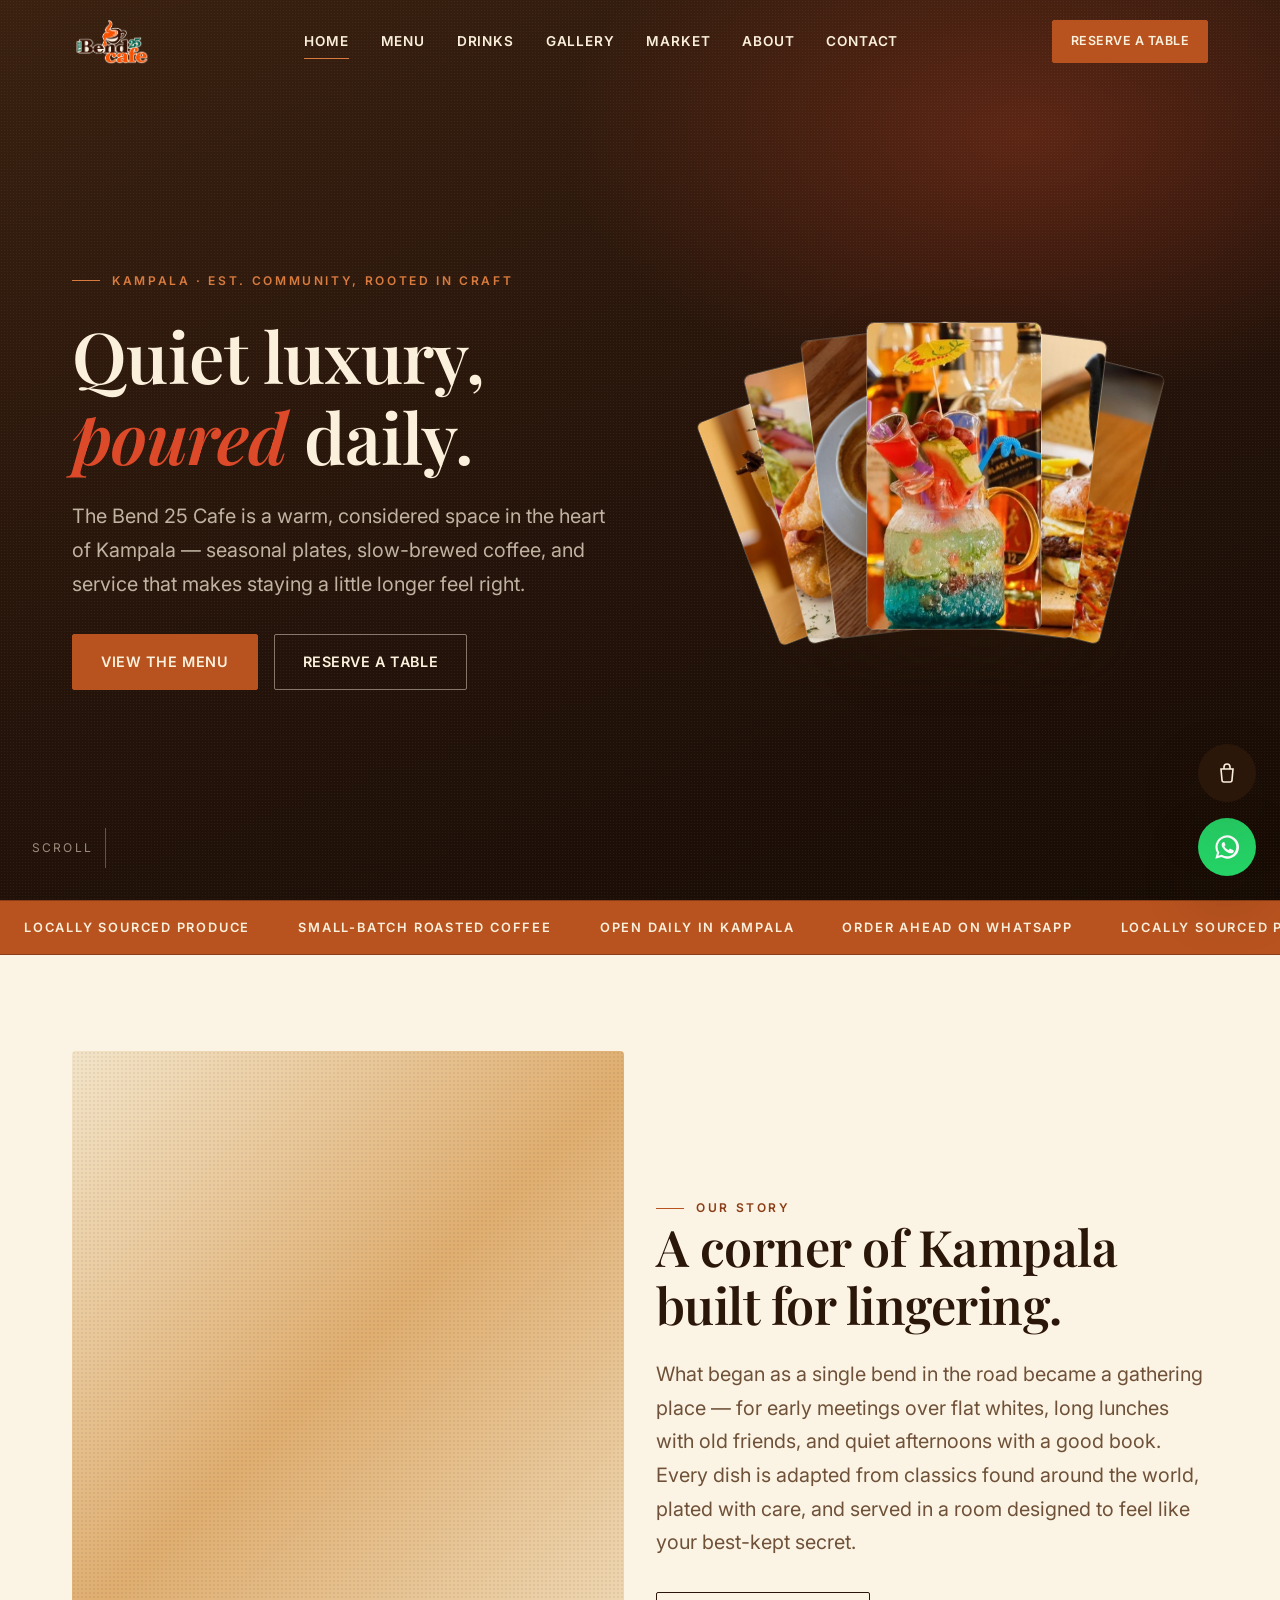
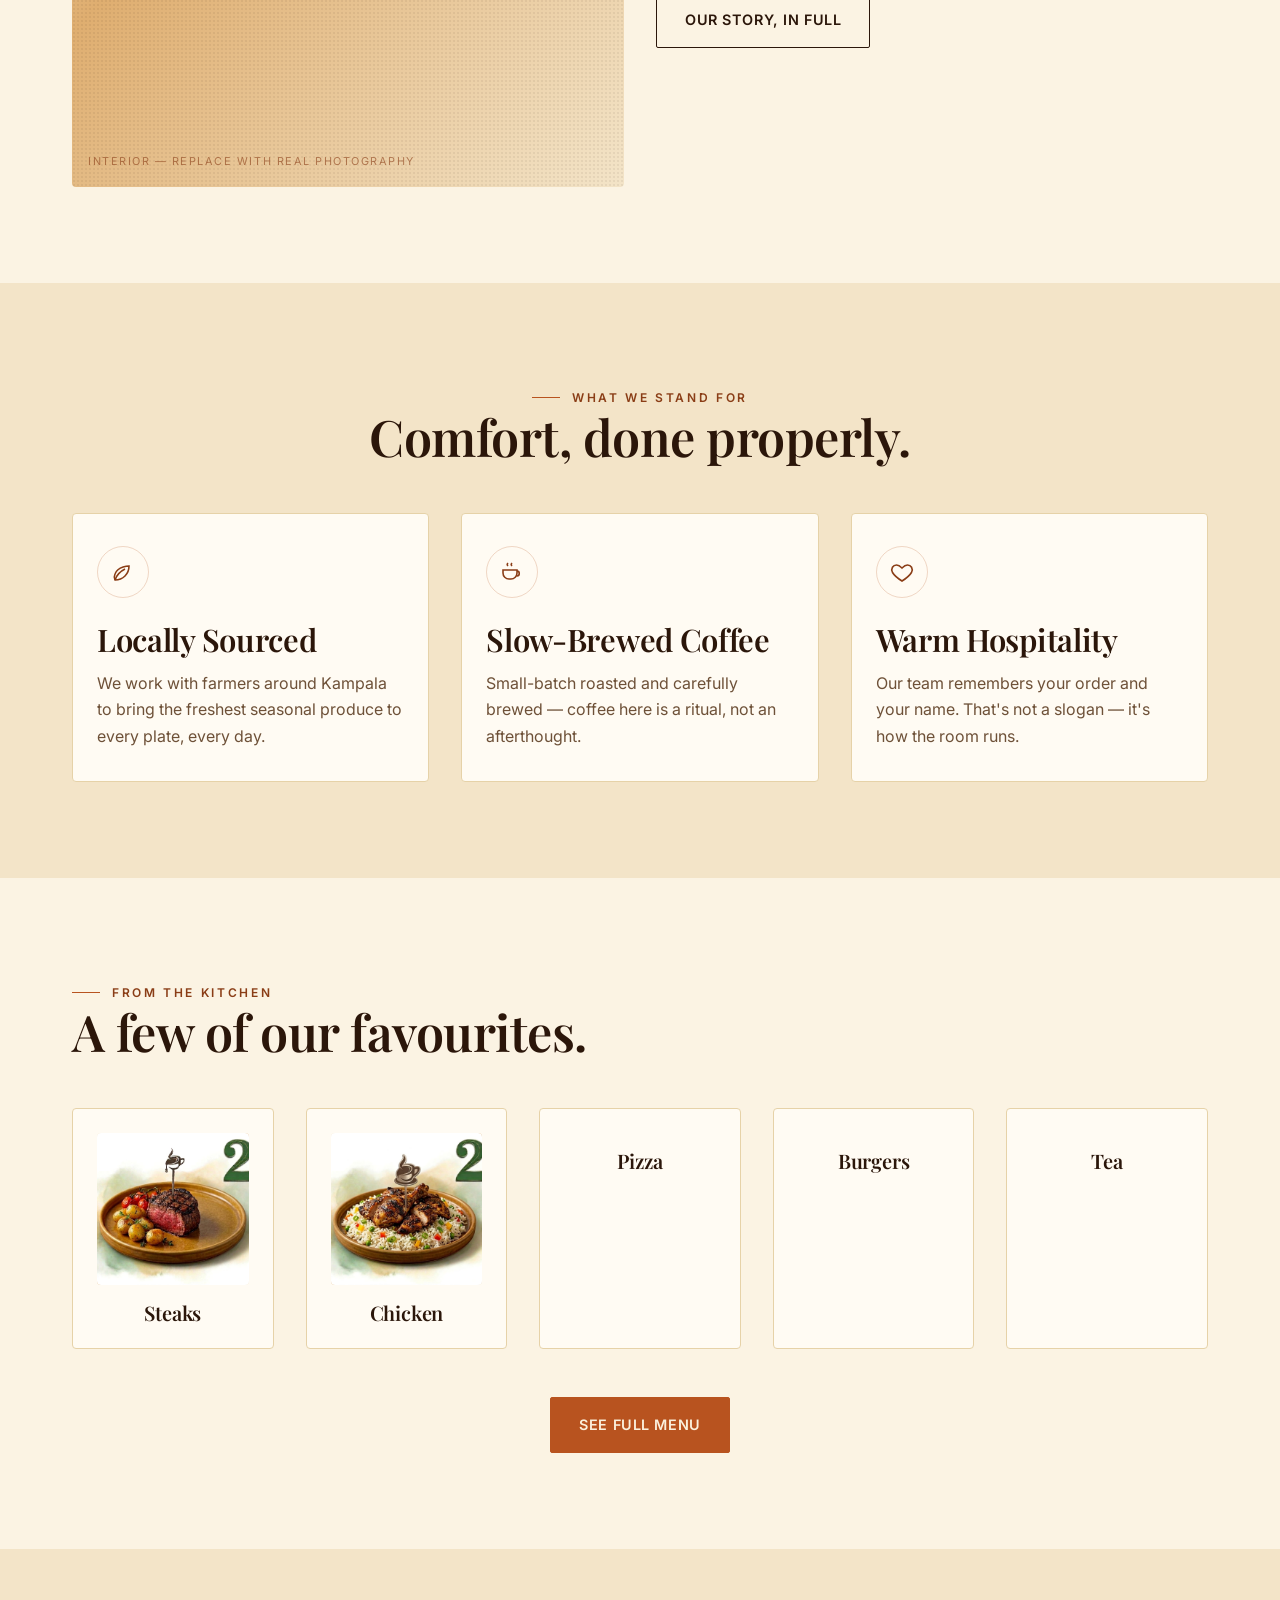
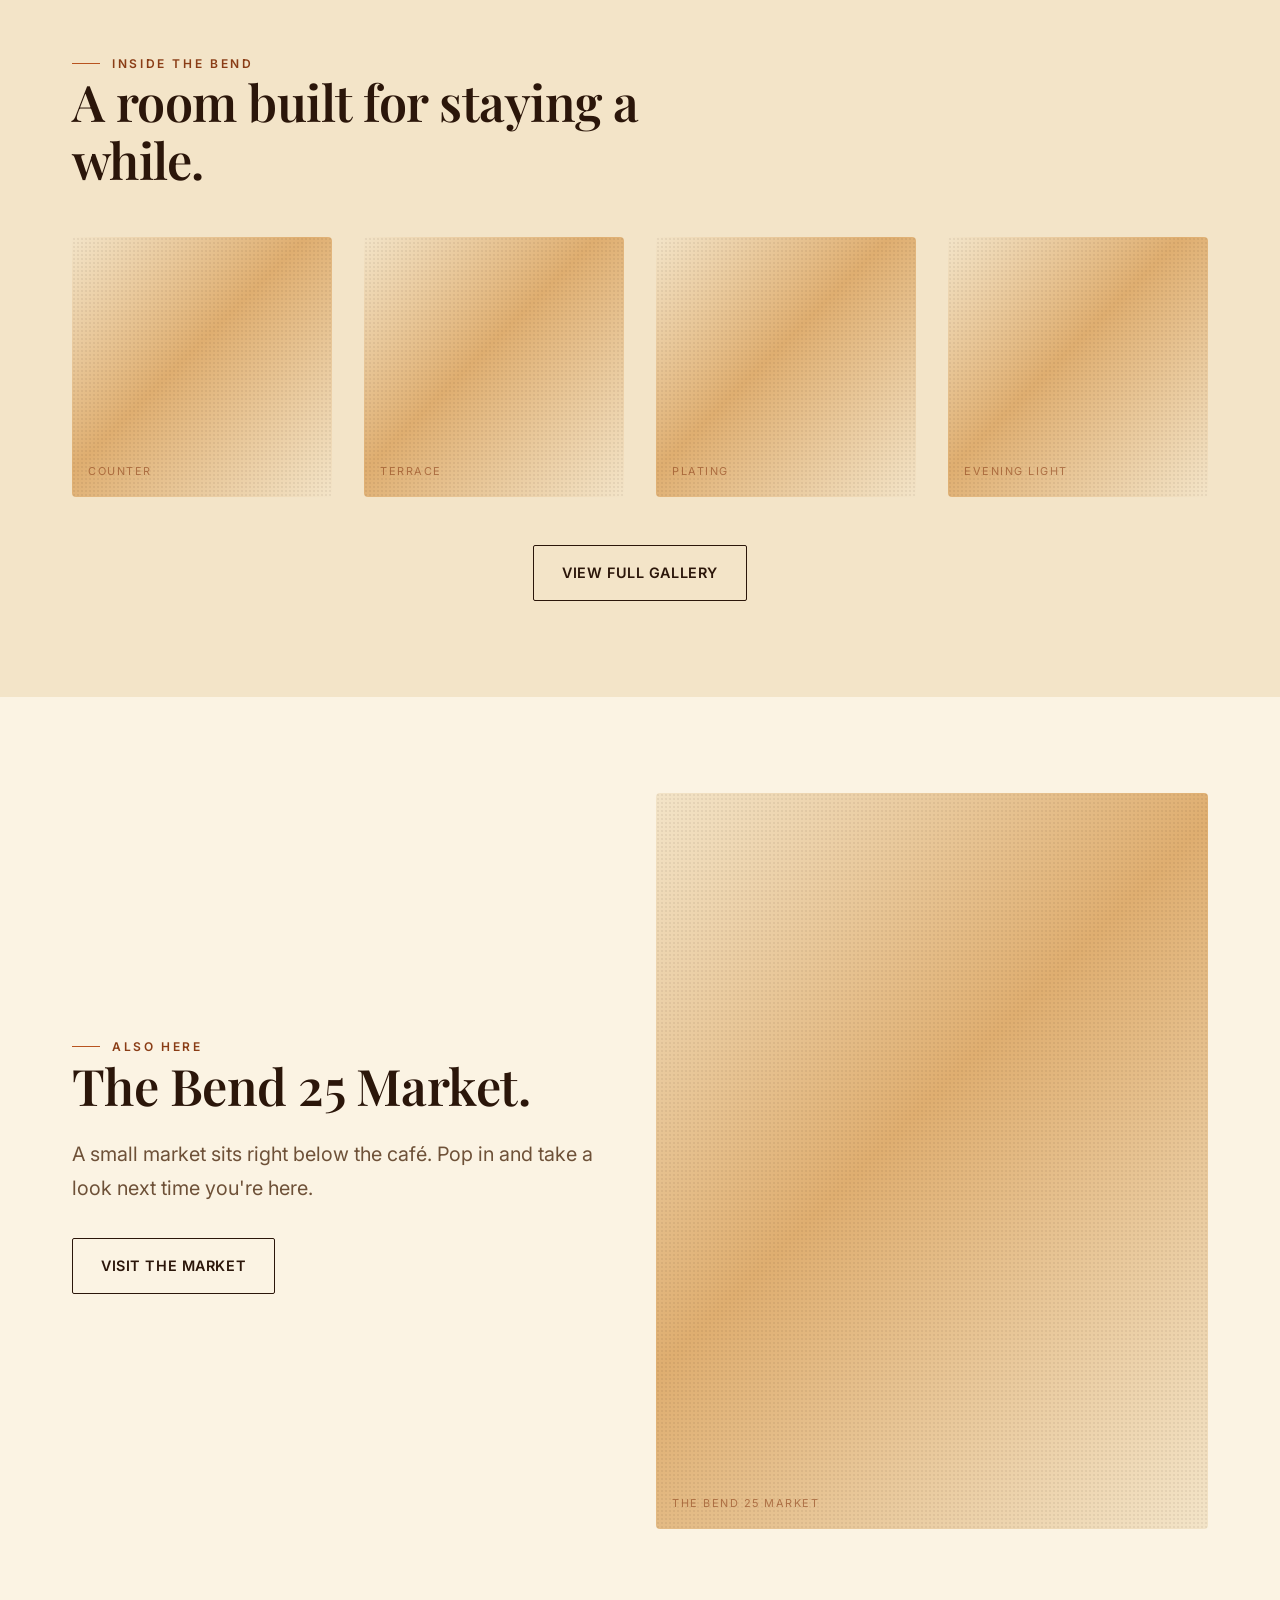
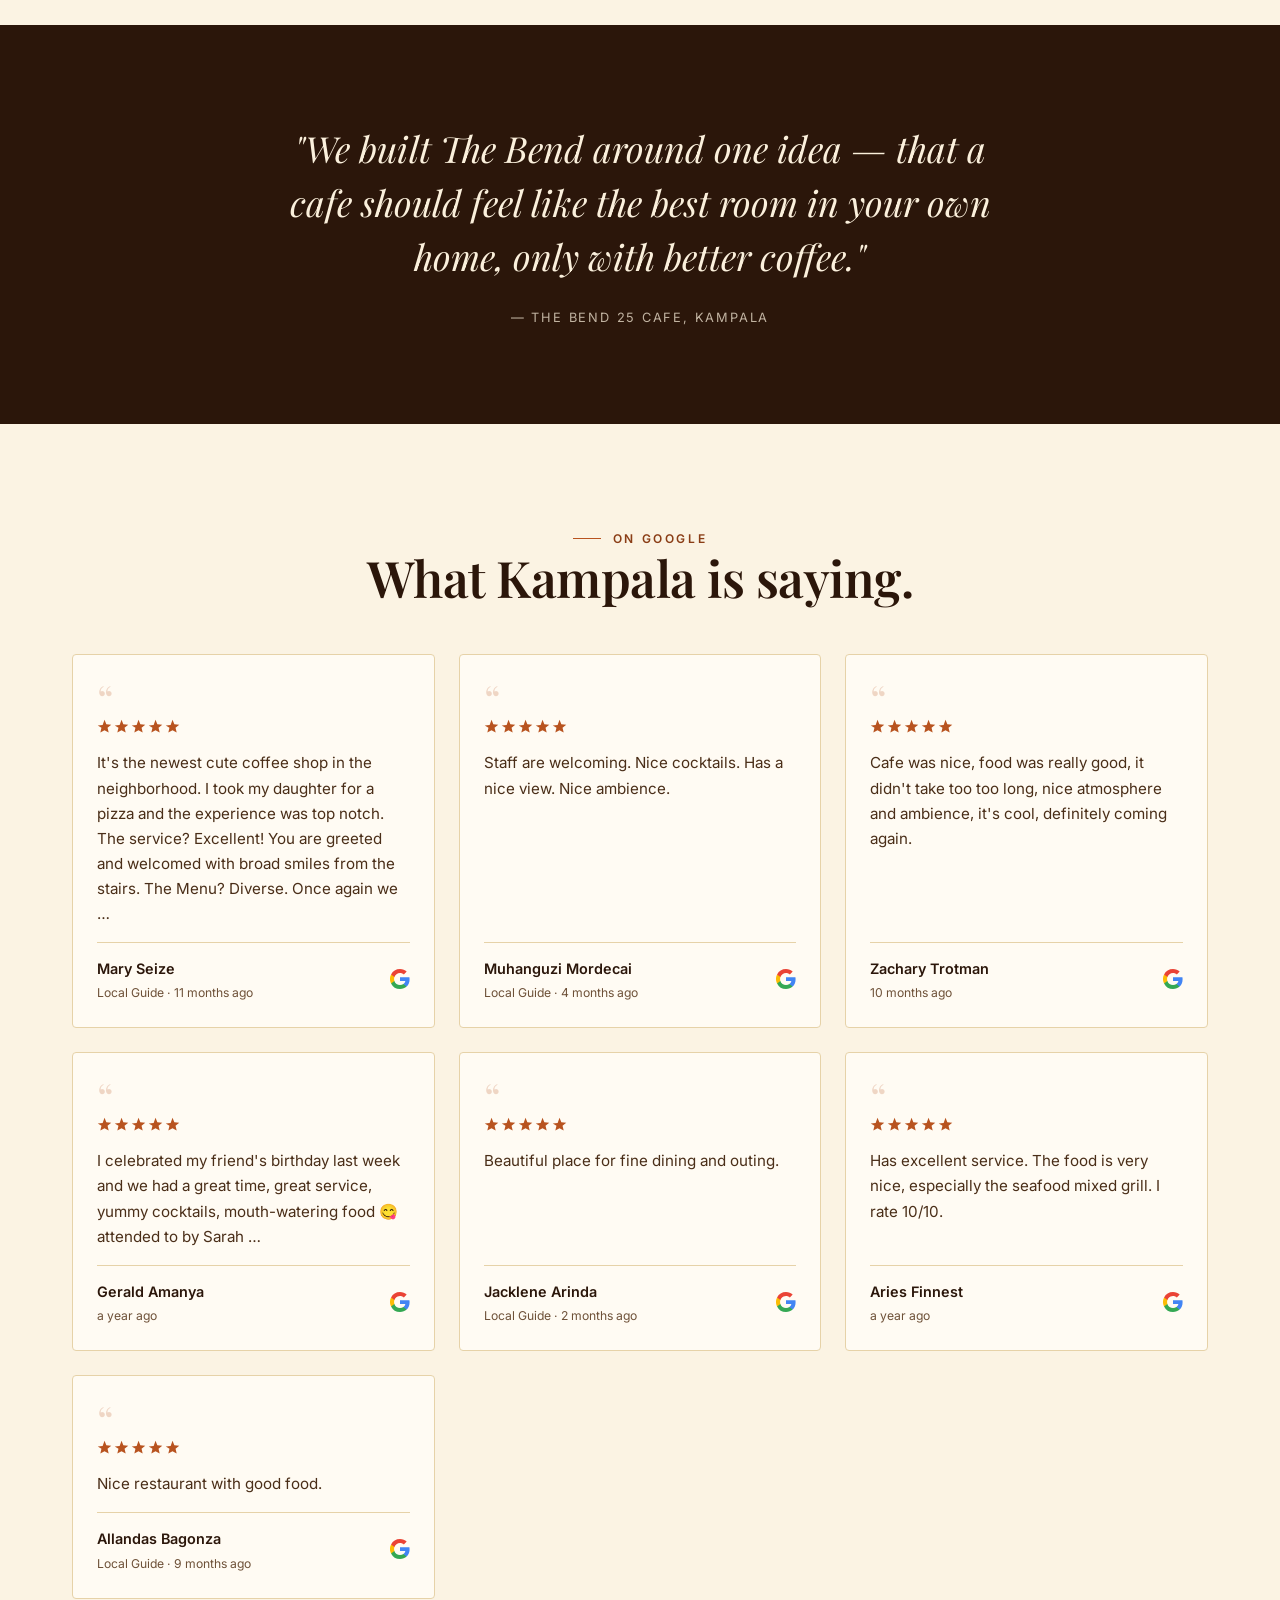
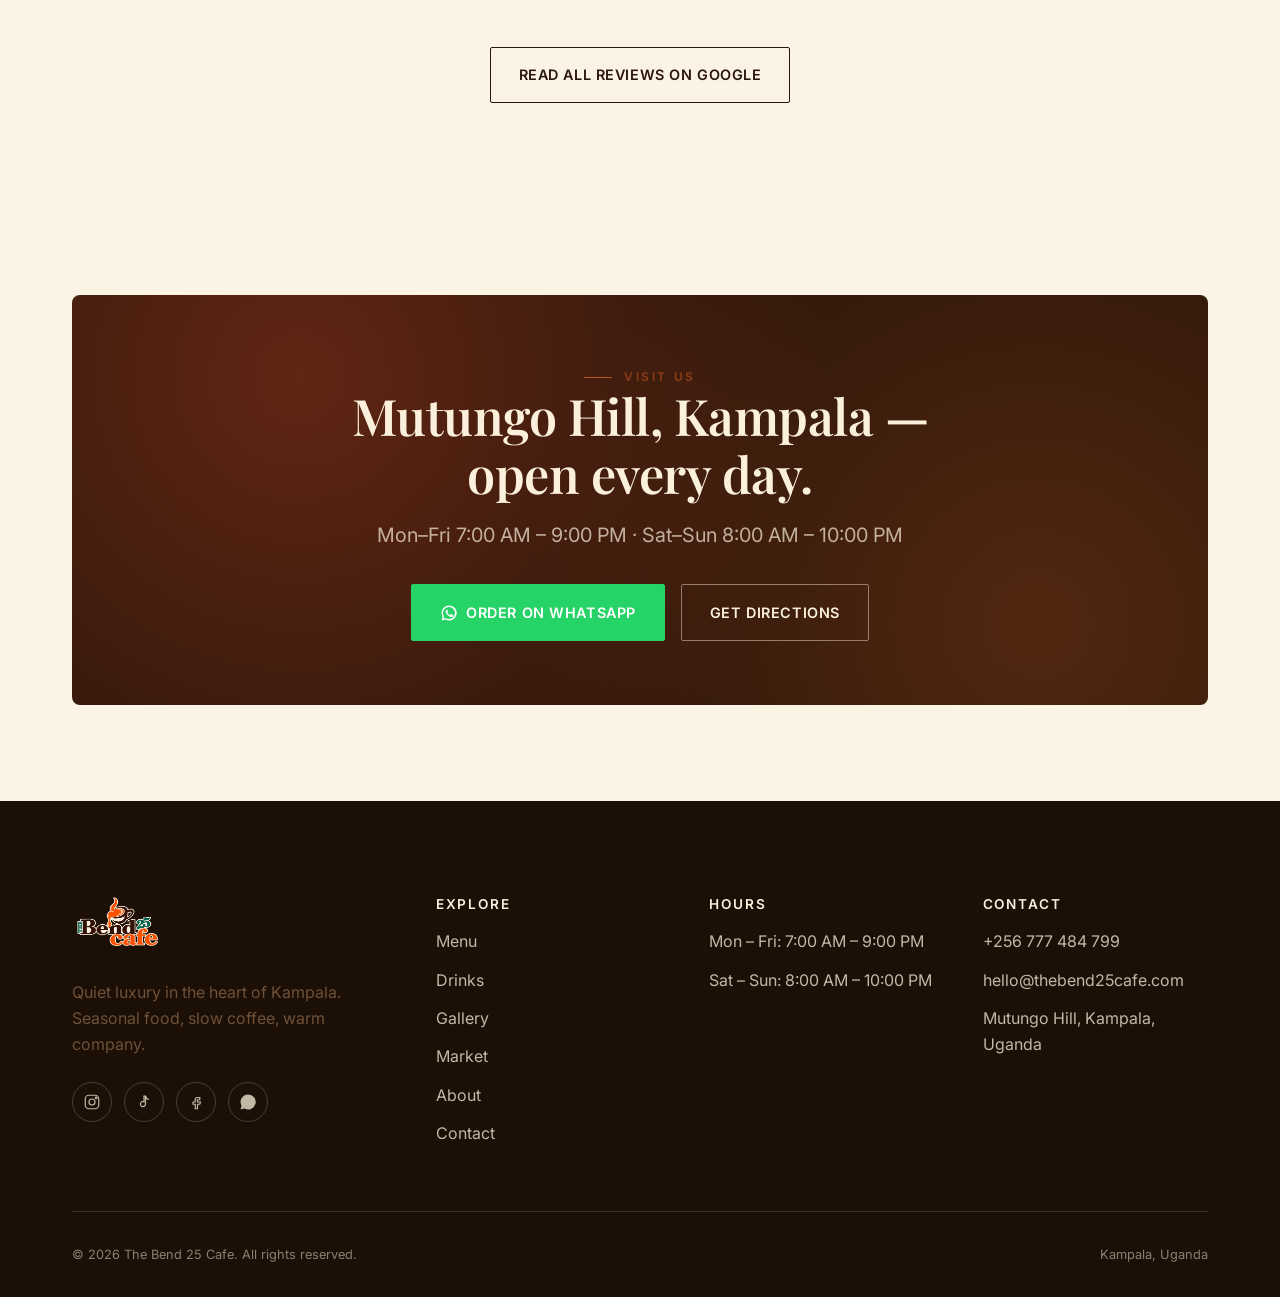
<file: index.html>
<!doctype html>
<html lang="en">
<head>
  <meta charset="UTF-8" />
  <meta name="viewport" content="width=device-width, initial-scale=1" />
  <title>The Bend 25 Cafe — Quiet Luxury in Kampala</title>
  <meta name="description" content="The Bend 25 Cafe — an elegant, comfortable cafe in Kampala serving seasonal, locally-sourced food and specialty coffee. View our menu or order ahead on WhatsApp." />

  <link rel="icon" type="image/svg+xml" href="assets/img/favicon.svg" />

  <link rel="preconnect" href="https://fonts.googleapis.com" />
  <link rel="preconnect" href="https://fonts.gstatic.com" crossorigin />
  <link href="https://fonts.googleapis.com/css2?family=Inter:wght@400;500;600;700&family=Playfair+Display:ital,wght@0,500;0,600;0,700;1,500;1,600&display=swap" rel="stylesheet" />

  <link rel="stylesheet" href="assets/css/style.css" />
</head>
<body>
  <a class="skip-link" href="#main">Skip to content</a>

  <!-- ============================= NAV ============================= -->
  <header class="nav">
    <div class="nav-inner">
      <a class="nav-brand" href="index.html" aria-label="The Bend 25 Cafe — Home">
        <img src="assets/img/logo.png" alt="The Bend 25 Cafe" class="logo-mark" />
      </a>

      <nav class="nav-links" aria-label="Primary">
              <a class="nav-link is-active" href="index.html">Home</a>
              <a class="nav-link" href="menu.html">Menu</a>
              <a class="nav-link" href="drinks.html">Drinks</a>
              <a class="nav-link" href="gallery.html">Gallery</a>
              <a class="nav-link" href="market.html">Market</a>
              <a class="nav-link" href="about.html">About</a>
              <a class="nav-link" href="contact.html">Contact</a>
      </nav>

      <div class="nav-actions">
        <a class="btn btn--primary btn--sm" href="tel:+256777484799">
          Reserve a Table
        </a>
        <button class="nav-toggle" aria-label="Open menu" aria-expanded="false" aria-controls="mobile-menu">
          <span></span><span></span><span></span>
        </button>
      </div>
    </div>
  </header>

  <div class="mobile-menu" id="mobile-menu">
    <nav aria-label="Mobile">
      <ul>
        <li><a href="index.html">Home</a></li>
        <li><a href="menu.html">Menu</a></li>
        <li><a href="drinks.html">Drinks</a></li>
        <li><a href="gallery.html">Gallery</a></li>
        <li><a href="market.html">Market</a></li>
        <li><a href="about.html">About</a></li>
        <li><a href="contact.html">Contact</a></li>
      </ul>
    </nav>
    <div class="cluster">
      <a class="btn btn--primary" href="https://wa.me/256777484799" target="_blank" rel="noopener">WhatsApp Us</a>
      <a class="btn btn--ghost-light" href="tel:+256777484799">Call Us</a>
    </div>
  </div>

  <main id="main">
    <!-- ============================= HERO ============================= -->
    <section class="hero">
      <div class="hero-bg" aria-hidden="true"></div>

      <div class="container hero-grid">
        <div class="hero-copy">
          <p class="eyebrow">Kampala · Est. Community, Rooted in Craft</p>
          <h1>Quiet luxury,<br /><em>poured</em> daily.</h1>
          <p class="lede">
            The Bend 25 Cafe is a warm, considered space in the heart of Kampala —
            seasonal plates, slow-brewed coffee, and service that makes staying
            a little longer feel right.
          </p>
          <div class="cluster hero-actions">
            <a class="btn btn--primary" href="menu.html">
              View the Menu
            </a>
            <a class="btn btn--ghost-light" href="tel:+256777484799">
              Reserve a Table
            </a>
          </div>
        </div>

        <div class="fan-hero-visual" aria-label="A selection of dishes and drinks at The Bend 25 Cafe">
          <a class="fan-card" href="drinks.html#milkshakes-mocktails" aria-label="View the drinks menu — Oreo milkshake">
            <img src="assets/img/hero/milkshake.jpg" alt="An Oreo milkshake topped with whipped cream, chocolate drizzle and rosemary" loading="eager" />
          </a>
          <a class="fan-card" href="menu.html#bites" aria-label="View the menu — spring rolls">
            <img src="assets/img/hero/spring-rolls.jpg" alt="Crispy spring rolls served with garden salad and dipping sauce" loading="eager" />
          </a>
          <a class="fan-card" href="drinks.html#coffee-tea" aria-label="View the drinks menu — latte with heart art">
            <img src="assets/img/hero/latte.jpg" alt="A latte with heart-shaped latte art, served with a cookie" loading="eager" />
          </a>
          <a class="fan-card" href="menu.html#pizza" aria-label="View the menu — cheese pizza">
            <img src="assets/img/hero/pizza-slice.jpg" alt="A cheesy pizza slice being lifted with a stretchy cheese pull" loading="eager" />
          </a>
          <a class="fan-card" href="menu.html#burgers" aria-label="View the menu — burgers and fries">
            <img src="assets/img/hero/burgers.jpg" alt="Two burgers with fries, served on a wooden board" loading="eager" />
          </a>
          <a class="fan-card" href="drinks.html#cocktails" aria-label="View the drinks menu — signature cocktail">
            <img src="assets/img/hero/cocktail-bar.jpg" alt="A colourful garnished cocktail at the bar" loading="eager" />
          </a>
        </div>
      </div>

      <div class="hero-scroll" aria-hidden="true">
        <span>Scroll</span>
        <span class="hero-scroll-line"></span>
      </div>
    </section>

    <!-- ============================= TICKER ============================= -->
    <div class="ticker" role="presentation" aria-hidden="true">
      <div class="ticker-track">
        <div class="ticker-item"><span>Locally Sourced Produce</span></div>
        <div class="ticker-item"><span>Small-Batch Roasted Coffee</span></div>
        <div class="ticker-item"><span>Open Daily in Kampala</span></div>
        <div class="ticker-item"><span>Order Ahead on WhatsApp</span></div>
        <div class="ticker-item"><span>Locally Sourced Produce</span></div>
        <div class="ticker-item"><span>Small-Batch Roasted Coffee</span></div>
        <div class="ticker-item"><span>Open Daily in Kampala</span></div>
        <div class="ticker-item"><span>Order Ahead on WhatsApp</span></div>
      </div>
    </div>

    <!-- ============================= ABOUT TEASER ============================= -->
    <section class="section">
      <div class="container grid grid--2">
        <div class="photo-block photo-block--tall" data-label="Interior — replace with real photography" data-reveal></div>
        <div data-reveal>
          <p class="eyebrow">Our Story</p>
          <h2>A corner of Kampala built for lingering.</h2>
          <p class="lede" style="margin-top: var(--space-6)">
            What began as a single bend in the road became a gathering place —
            for early meetings over flat whites, long lunches with old friends,
            and quiet afternoons with a good book. Every dish is adapted from
            classics found around the world, plated with care, and served in
            a room designed to feel like your best-kept secret.
          </p>
          <a class="btn btn--ghost" style="margin-top: var(--space-8)" href="about.html">
            Our Story, In Full
          </a>
        </div>
      </div>
    </section>

    <!-- ============================= VALUES ============================= -->
    <section class="section section--alt">
      <div class="container">
        <div class="section-head center">
          <p class="eyebrow" style="justify-content:center">What We Stand For</p>
          <h2>Comfort, done properly.</h2>
        </div>
        <div class="grid grid--3" data-reveal-group>
          <div class="card value-card">
            <span class="icon-badge">
              <svg viewBox="0 0 24 24" fill="none" stroke="currentColor" stroke-width="1.6"><path d="M4 20c8 0 14-6 14-14 0 0-11 0-14 8-1 2-1 4 0 6z"/><path d="M4 20c2-6 6-9 10-11"/></svg>
            </span>
            <h3>Locally Sourced</h3>
            <p class="muted">We work with farmers around Kampala to bring the freshest seasonal produce to every plate, every day.</p>
          </div>
          <div class="card value-card">
            <span class="icon-badge">
              <svg viewBox="0 0 24 24" fill="none" stroke="currentColor" stroke-width="1.6"><path d="M4 10h13v3a6 6 0 0 1-6 6H9a6 6 0 0 1-6-6v-3z"/><path d="M17 11c3 0 3 5 0 5"/><path d="M8 3c-1 1-1 2 0 3M12 3c-1 1-1 2 0 3"/></svg>
            </span>
            <h3>Slow-Brewed Coffee</h3>
            <p class="muted">Small-batch roasted and carefully brewed — coffee here is a ritual, not an afterthought.</p>
          </div>
          <div class="card value-card">
            <span class="icon-badge">
              <svg viewBox="0 0 24 24" fill="none" stroke="currentColor" stroke-width="1.6"><path d="M12 21s-7-4.35-9.5-8.5C.5 8.5 3 5 6.5 5c2 0 3.5 1 5.5 3 2-2 3.5-3 5.5-3 3.5 0 6 3.5 4 7.5C19 16.65 12 21 12 21z"/></svg>
            </span>
            <h3>Warm Hospitality</h3>
            <p class="muted">Our team remembers your order and your name. That's not a slogan — it's how the room runs.</p>
          </div>
        </div>
      </div>
    </section>

    <!-- ============================= FEATURED MENU ============================= -->
    <section class="section">
      <div class="container">
        <div class="section-head">
          <p class="eyebrow">From the Kitchen</p>
          <h2>A few of our favourites.</h2>
        </div>
        <div class="grid grid--group" data-reveal-group>
          <a class="card feature-card menu-group-card" href="menu.html#steaks">
            <div class="photo-block photo-block--square"><img src="assets/img/menu/steaks.jpg" alt="Steaks" loading="lazy" /></div>
            <h3 class="h4">Steaks</h3>
          </a>
          <a class="card feature-card menu-group-card" href="menu.html#chicken">
            <div class="photo-block photo-block--square"><img src="assets/img/menu/chicken.jpg" alt="Chicken" loading="lazy" /></div>
            <h3 class="h4">Chicken</h3>
          </a>
          <a class="card feature-card menu-group-card" href="menu.html#pizza">
            <div class="photo-block photo-block--square" data-label="Pizza"></div>
            <h3 class="h4">Pizza</h3>
          </a>
          <a class="card feature-card menu-group-card" href="menu.html#burgers">
            <div class="photo-block photo-block--square" data-label="Burgers"></div>
            <h3 class="h4">Burgers</h3>
          </a>
          <a class="card feature-card menu-group-card" href="drinks.html#coffee-tea">
            <div class="photo-block photo-block--square" data-label="Tea"></div>
            <h3 class="h4">Tea</h3>
          </a>
        </div>
        <div class="text-center" style="margin-top: var(--space-12)">
          <a class="btn btn--primary" href="menu.html">See Full Menu</a>
        </div>
      </div>
    </section>

    <!-- ============================= GALLERY TEASER ============================= -->
    <section class="section section--alt">
      <div class="container">
        <div class="section-head">
          <p class="eyebrow">Inside The Bend</p>
          <h2>A room built for staying a while.</h2>
        </div>
        <div class="grid grid--4" data-reveal-group>
          <div class="photo-block photo-block--square" data-label="Counter"></div>
          <div class="photo-block photo-block--square" data-label="Terrace"></div>
          <div class="photo-block photo-block--square" data-label="Plating"></div>
          <div class="photo-block photo-block--square" data-label="Evening Light"></div>
        </div>
        <div class="text-center" style="margin-top: var(--space-12)">
          <a class="btn btn--ghost" href="gallery.html">View Full Gallery</a>
        </div>
      </div>
    </section>

    <!-- ============================= MARKET TEASER ============================= -->
    <section class="section">
      <div class="container grid grid--2">
        <div data-reveal>
          <p class="eyebrow">Also Here</p>
          <h2>The Bend 25 Market.</h2>
          <p class="lede" style="margin-top: var(--space-6)">
            A small market sits right below the café. Pop in and take a
            look next time you're here.
          </p>
          <a class="btn btn--ghost" style="margin-top: var(--space-8)" href="market.html">
            Visit The Market
          </a>
        </div>
        <div class="photo-block photo-block--tall" data-label="The Bend 25 Market" data-reveal></div>
      </div>
    </section>

    <!-- ============================= PHILOSOPHY QUOTE ============================= -->
    <section class="section section--deep">
      <div class="container quote-block" data-reveal>
        <blockquote>
          "We built The Bend around one idea — that a cafe should feel like the
          best room in your own home, only with better coffee."
        </blockquote>
        <cite>— The Bend 25 Cafe, Kampala</cite>
      </div>
    </section>

    <!-- ============================= REVIEWS ============================= -->
    <section class="section">
      <div class="container">
        <div class="section-head center">
          <p class="eyebrow" style="justify-content:center">On Google</p>
          <h2>What Kampala is saying.</h2>
        </div>
        <div class="reviews-grid" data-reveal-group>
          <article class="card review-card">
            <span class="review-quote-mark" aria-hidden="true">&ldquo;</span>
            <div class="review-stars" aria-label="5 out of 5 stars">
              <svg class="star--filled" viewBox="0 0 20 20"><path d="M10 1l2.47 5.94 6.53.6-4.94 4.24 1.5 6.36L10 14.9l-5.56 3.24 1.5-6.36L1 8.54l6.53-.6z"/></svg>
              <svg class="star--filled" viewBox="0 0 20 20"><path d="M10 1l2.47 5.94 6.53.6-4.94 4.24 1.5 6.36L10 14.9l-5.56 3.24 1.5-6.36L1 8.54l6.53-.6z"/></svg>
              <svg class="star--filled" viewBox="0 0 20 20"><path d="M10 1l2.47 5.94 6.53.6-4.94 4.24 1.5 6.36L10 14.9l-5.56 3.24 1.5-6.36L1 8.54l6.53-.6z"/></svg>
              <svg class="star--filled" viewBox="0 0 20 20"><path d="M10 1l2.47 5.94 6.53.6-4.94 4.24 1.5 6.36L10 14.9l-5.56 3.24 1.5-6.36L1 8.54l6.53-.6z"/></svg>
              <svg class="star--filled" viewBox="0 0 20 20"><path d="M10 1l2.47 5.94 6.53.6-4.94 4.24 1.5 6.36L10 14.9l-5.56 3.24 1.5-6.36L1 8.54l6.53-.6z"/></svg>
            </div>
            <p class="review-quote">It's the newest cute coffee shop in the neighborhood. I took my daughter for a pizza and the experience was top notch. The service? Excellent! You are greeted and welcomed with broad smiles from the stairs. The Menu? Diverse. Once again we &hellip;</p>
            <div class="review-meta">
              <div>
                <span class="review-name">Mary Seize</span>
                <span class="review-sub">Local Guide &middot; 11 months ago</span>
              </div>
              <svg viewBox="0 0 24 24" aria-hidden="true"><path fill="#4285F4" d="M23.52 12.27c0-.85-.08-1.67-.22-2.45H12v4.63h6.47a5.53 5.53 0 0 1-2.4 3.63v3h3.88c2.27-2.09 3.57-5.17 3.57-8.81z"/><path fill="#34A853" d="M12 24c3.24 0 5.96-1.07 7.95-2.92l-3.88-3c-1.08.72-2.45 1.15-4.07 1.15-3.13 0-5.78-2.11-6.73-4.96H1.27v3.1A12 12 0 0 0 12 24z"/><path fill="#FBBC05" d="M5.27 14.27a7.2 7.2 0 0 1 0-4.54v-3.1H1.27a12 12 0 0 0 0 10.74l4-3.1z"/><path fill="#EA4335" d="M12 4.77c1.77 0 3.35.61 4.6 1.8l3.44-3.44C17.95 1.19 15.24 0 12 0A12 12 0 0 0 1.27 6.63l4 3.1C6.22 6.88 8.87 4.77 12 4.77z"/></svg>
            </div>
          </article>
          <article class="card review-card">
            <span class="review-quote-mark" aria-hidden="true">&ldquo;</span>
            <div class="review-stars" aria-label="5 out of 5 stars">
              <svg class="star--filled" viewBox="0 0 20 20"><path d="M10 1l2.47 5.94 6.53.6-4.94 4.24 1.5 6.36L10 14.9l-5.56 3.24 1.5-6.36L1 8.54l6.53-.6z"/></svg>
              <svg class="star--filled" viewBox="0 0 20 20"><path d="M10 1l2.47 5.94 6.53.6-4.94 4.24 1.5 6.36L10 14.9l-5.56 3.24 1.5-6.36L1 8.54l6.53-.6z"/></svg>
              <svg class="star--filled" viewBox="0 0 20 20"><path d="M10 1l2.47 5.94 6.53.6-4.94 4.24 1.5 6.36L10 14.9l-5.56 3.24 1.5-6.36L1 8.54l6.53-.6z"/></svg>
              <svg class="star--filled" viewBox="0 0 20 20"><path d="M10 1l2.47 5.94 6.53.6-4.94 4.24 1.5 6.36L10 14.9l-5.56 3.24 1.5-6.36L1 8.54l6.53-.6z"/></svg>
              <svg class="star--filled" viewBox="0 0 20 20"><path d="M10 1l2.47 5.94 6.53.6-4.94 4.24 1.5 6.36L10 14.9l-5.56 3.24 1.5-6.36L1 8.54l6.53-.6z"/></svg>
            </div>
            <p class="review-quote">Staff are welcoming. Nice cocktails. Has a nice view. Nice ambience.</p>
            <div class="review-meta">
              <div>
                <span class="review-name">Muhanguzi Mordecai</span>
                <span class="review-sub">Local Guide &middot; 4 months ago</span>
              </div>
              <svg viewBox="0 0 24 24" aria-hidden="true"><path fill="#4285F4" d="M23.52 12.27c0-.85-.08-1.67-.22-2.45H12v4.63h6.47a5.53 5.53 0 0 1-2.4 3.63v3h3.88c2.27-2.09 3.57-5.17 3.57-8.81z"/><path fill="#34A853" d="M12 24c3.24 0 5.96-1.07 7.95-2.92l-3.88-3c-1.08.72-2.45 1.15-4.07 1.15-3.13 0-5.78-2.11-6.73-4.96H1.27v3.1A12 12 0 0 0 12 24z"/><path fill="#FBBC05" d="M5.27 14.27a7.2 7.2 0 0 1 0-4.54v-3.1H1.27a12 12 0 0 0 0 10.74l4-3.1z"/><path fill="#EA4335" d="M12 4.77c1.77 0 3.35.61 4.6 1.8l3.44-3.44C17.95 1.19 15.24 0 12 0A12 12 0 0 0 1.27 6.63l4 3.1C6.22 6.88 8.87 4.77 12 4.77z"/></svg>
            </div>
          </article>
          <article class="card review-card">
            <span class="review-quote-mark" aria-hidden="true">&ldquo;</span>
            <div class="review-stars" aria-label="5 out of 5 stars">
              <svg class="star--filled" viewBox="0 0 20 20"><path d="M10 1l2.47 5.94 6.53.6-4.94 4.24 1.5 6.36L10 14.9l-5.56 3.24 1.5-6.36L1 8.54l6.53-.6z"/></svg>
              <svg class="star--filled" viewBox="0 0 20 20"><path d="M10 1l2.47 5.94 6.53.6-4.94 4.24 1.5 6.36L10 14.9l-5.56 3.24 1.5-6.36L1 8.54l6.53-.6z"/></svg>
              <svg class="star--filled" viewBox="0 0 20 20"><path d="M10 1l2.47 5.94 6.53.6-4.94 4.24 1.5 6.36L10 14.9l-5.56 3.24 1.5-6.36L1 8.54l6.53-.6z"/></svg>
              <svg class="star--filled" viewBox="0 0 20 20"><path d="M10 1l2.47 5.94 6.53.6-4.94 4.24 1.5 6.36L10 14.9l-5.56 3.24 1.5-6.36L1 8.54l6.53-.6z"/></svg>
              <svg class="star--filled" viewBox="0 0 20 20"><path d="M10 1l2.47 5.94 6.53.6-4.94 4.24 1.5 6.36L10 14.9l-5.56 3.24 1.5-6.36L1 8.54l6.53-.6z"/></svg>
            </div>
            <p class="review-quote">Cafe was nice, food was really good, it didn't take too too long, nice atmosphere and ambience, it's cool, definitely coming again.</p>
            <div class="review-meta">
              <div>
                <span class="review-name">Zachary Trotman</span>
                <span class="review-sub">10 months ago</span>
              </div>
              <svg viewBox="0 0 24 24" aria-hidden="true"><path fill="#4285F4" d="M23.52 12.27c0-.85-.08-1.67-.22-2.45H12v4.63h6.47a5.53 5.53 0 0 1-2.4 3.63v3h3.88c2.27-2.09 3.57-5.17 3.57-8.81z"/><path fill="#34A853" d="M12 24c3.24 0 5.96-1.07 7.95-2.92l-3.88-3c-1.08.72-2.45 1.15-4.07 1.15-3.13 0-5.78-2.11-6.73-4.96H1.27v3.1A12 12 0 0 0 12 24z"/><path fill="#FBBC05" d="M5.27 14.27a7.2 7.2 0 0 1 0-4.54v-3.1H1.27a12 12 0 0 0 0 10.74l4-3.1z"/><path fill="#EA4335" d="M12 4.77c1.77 0 3.35.61 4.6 1.8l3.44-3.44C17.95 1.19 15.24 0 12 0A12 12 0 0 0 1.27 6.63l4 3.1C6.22 6.88 8.87 4.77 12 4.77z"/></svg>
            </div>
          </article>
          <article class="card review-card">
            <span class="review-quote-mark" aria-hidden="true">&ldquo;</span>
            <div class="review-stars" aria-label="5 out of 5 stars">
              <svg class="star--filled" viewBox="0 0 20 20"><path d="M10 1l2.47 5.94 6.53.6-4.94 4.24 1.5 6.36L10 14.9l-5.56 3.24 1.5-6.36L1 8.54l6.53-.6z"/></svg>
              <svg class="star--filled" viewBox="0 0 20 20"><path d="M10 1l2.47 5.94 6.53.6-4.94 4.24 1.5 6.36L10 14.9l-5.56 3.24 1.5-6.36L1 8.54l6.53-.6z"/></svg>
              <svg class="star--filled" viewBox="0 0 20 20"><path d="M10 1l2.47 5.94 6.53.6-4.94 4.24 1.5 6.36L10 14.9l-5.56 3.24 1.5-6.36L1 8.54l6.53-.6z"/></svg>
              <svg class="star--filled" viewBox="0 0 20 20"><path d="M10 1l2.47 5.94 6.53.6-4.94 4.24 1.5 6.36L10 14.9l-5.56 3.24 1.5-6.36L1 8.54l6.53-.6z"/></svg>
              <svg class="star--filled" viewBox="0 0 20 20"><path d="M10 1l2.47 5.94 6.53.6-4.94 4.24 1.5 6.36L10 14.9l-5.56 3.24 1.5-6.36L1 8.54l6.53-.6z"/></svg>
            </div>
            <p class="review-quote">I celebrated my friend's birthday last week and we had a great time, great service, yummy cocktails, mouth-watering food 😋 attended to by Sarah &hellip;</p>
            <div class="review-meta">
              <div>
                <span class="review-name">Gerald Amanya</span>
                <span class="review-sub">a year ago</span>
              </div>
              <svg viewBox="0 0 24 24" aria-hidden="true"><path fill="#4285F4" d="M23.52 12.27c0-.85-.08-1.67-.22-2.45H12v4.63h6.47a5.53 5.53 0 0 1-2.4 3.63v3h3.88c2.27-2.09 3.57-5.17 3.57-8.81z"/><path fill="#34A853" d="M12 24c3.24 0 5.96-1.07 7.95-2.92l-3.88-3c-1.08.72-2.45 1.15-4.07 1.15-3.13 0-5.78-2.11-6.73-4.96H1.27v3.1A12 12 0 0 0 12 24z"/><path fill="#FBBC05" d="M5.27 14.27a7.2 7.2 0 0 1 0-4.54v-3.1H1.27a12 12 0 0 0 0 10.74l4-3.1z"/><path fill="#EA4335" d="M12 4.77c1.77 0 3.35.61 4.6 1.8l3.44-3.44C17.95 1.19 15.24 0 12 0A12 12 0 0 0 1.27 6.63l4 3.1C6.22 6.88 8.87 4.77 12 4.77z"/></svg>
            </div>
          </article>
          <article class="card review-card">
            <span class="review-quote-mark" aria-hidden="true">&ldquo;</span>
            <div class="review-stars" aria-label="5 out of 5 stars">
              <svg class="star--filled" viewBox="0 0 20 20"><path d="M10 1l2.47 5.94 6.53.6-4.94 4.24 1.5 6.36L10 14.9l-5.56 3.24 1.5-6.36L1 8.54l6.53-.6z"/></svg>
              <svg class="star--filled" viewBox="0 0 20 20"><path d="M10 1l2.47 5.94 6.53.6-4.94 4.24 1.5 6.36L10 14.9l-5.56 3.24 1.5-6.36L1 8.54l6.53-.6z"/></svg>
              <svg class="star--filled" viewBox="0 0 20 20"><path d="M10 1l2.47 5.94 6.53.6-4.94 4.24 1.5 6.36L10 14.9l-5.56 3.24 1.5-6.36L1 8.54l6.53-.6z"/></svg>
              <svg class="star--filled" viewBox="0 0 20 20"><path d="M10 1l2.47 5.94 6.53.6-4.94 4.24 1.5 6.36L10 14.9l-5.56 3.24 1.5-6.36L1 8.54l6.53-.6z"/></svg>
              <svg class="star--filled" viewBox="0 0 20 20"><path d="M10 1l2.47 5.94 6.53.6-4.94 4.24 1.5 6.36L10 14.9l-5.56 3.24 1.5-6.36L1 8.54l6.53-.6z"/></svg>
            </div>
            <p class="review-quote">Beautiful place for fine dining and outing.</p>
            <div class="review-meta">
              <div>
                <span class="review-name">Jacklene Arinda</span>
                <span class="review-sub">Local Guide &middot; 2 months ago</span>
              </div>
              <svg viewBox="0 0 24 24" aria-hidden="true"><path fill="#4285F4" d="M23.52 12.27c0-.85-.08-1.67-.22-2.45H12v4.63h6.47a5.53 5.53 0 0 1-2.4 3.63v3h3.88c2.27-2.09 3.57-5.17 3.57-8.81z"/><path fill="#34A853" d="M12 24c3.24 0 5.96-1.07 7.95-2.92l-3.88-3c-1.08.72-2.45 1.15-4.07 1.15-3.13 0-5.78-2.11-6.73-4.96H1.27v3.1A12 12 0 0 0 12 24z"/><path fill="#FBBC05" d="M5.27 14.27a7.2 7.2 0 0 1 0-4.54v-3.1H1.27a12 12 0 0 0 0 10.74l4-3.1z"/><path fill="#EA4335" d="M12 4.77c1.77 0 3.35.61 4.6 1.8l3.44-3.44C17.95 1.19 15.24 0 12 0A12 12 0 0 0 1.27 6.63l4 3.1C6.22 6.88 8.87 4.77 12 4.77z"/></svg>
            </div>
          </article>
          <article class="card review-card">
            <span class="review-quote-mark" aria-hidden="true">&ldquo;</span>
            <div class="review-stars" aria-label="5 out of 5 stars">
              <svg class="star--filled" viewBox="0 0 20 20"><path d="M10 1l2.47 5.94 6.53.6-4.94 4.24 1.5 6.36L10 14.9l-5.56 3.24 1.5-6.36L1 8.54l6.53-.6z"/></svg>
              <svg class="star--filled" viewBox="0 0 20 20"><path d="M10 1l2.47 5.94 6.53.6-4.94 4.24 1.5 6.36L10 14.9l-5.56 3.24 1.5-6.36L1 8.54l6.53-.6z"/></svg>
              <svg class="star--filled" viewBox="0 0 20 20"><path d="M10 1l2.47 5.94 6.53.6-4.94 4.24 1.5 6.36L10 14.9l-5.56 3.24 1.5-6.36L1 8.54l6.53-.6z"/></svg>
              <svg class="star--filled" viewBox="0 0 20 20"><path d="M10 1l2.47 5.94 6.53.6-4.94 4.24 1.5 6.36L10 14.9l-5.56 3.24 1.5-6.36L1 8.54l6.53-.6z"/></svg>
              <svg class="star--filled" viewBox="0 0 20 20"><path d="M10 1l2.47 5.94 6.53.6-4.94 4.24 1.5 6.36L10 14.9l-5.56 3.24 1.5-6.36L1 8.54l6.53-.6z"/></svg>
            </div>
            <p class="review-quote">Has excellent service. The food is very nice, especially the seafood mixed grill. I rate 10/10.</p>
            <div class="review-meta">
              <div>
                <span class="review-name">Aries Finnest</span>
                <span class="review-sub">a year ago</span>
              </div>
              <svg viewBox="0 0 24 24" aria-hidden="true"><path fill="#4285F4" d="M23.52 12.27c0-.85-.08-1.67-.22-2.45H12v4.63h6.47a5.53 5.53 0 0 1-2.4 3.63v3h3.88c2.27-2.09 3.57-5.17 3.57-8.81z"/><path fill="#34A853" d="M12 24c3.24 0 5.96-1.07 7.95-2.92l-3.88-3c-1.08.72-2.45 1.15-4.07 1.15-3.13 0-5.78-2.11-6.73-4.96H1.27v3.1A12 12 0 0 0 12 24z"/><path fill="#FBBC05" d="M5.27 14.27a7.2 7.2 0 0 1 0-4.54v-3.1H1.27a12 12 0 0 0 0 10.74l4-3.1z"/><path fill="#EA4335" d="M12 4.77c1.77 0 3.35.61 4.6 1.8l3.44-3.44C17.95 1.19 15.24 0 12 0A12 12 0 0 0 1.27 6.63l4 3.1C6.22 6.88 8.87 4.77 12 4.77z"/></svg>
            </div>
          </article>
          <article class="card review-card">
            <span class="review-quote-mark" aria-hidden="true">&ldquo;</span>
            <div class="review-stars" aria-label="5 out of 5 stars">
              <svg class="star--filled" viewBox="0 0 20 20"><path d="M10 1l2.47 5.94 6.53.6-4.94 4.24 1.5 6.36L10 14.9l-5.56 3.24 1.5-6.36L1 8.54l6.53-.6z"/></svg>
              <svg class="star--filled" viewBox="0 0 20 20"><path d="M10 1l2.47 5.94 6.53.6-4.94 4.24 1.5 6.36L10 14.9l-5.56 3.24 1.5-6.36L1 8.54l6.53-.6z"/></svg>
              <svg class="star--filled" viewBox="0 0 20 20"><path d="M10 1l2.47 5.94 6.53.6-4.94 4.24 1.5 6.36L10 14.9l-5.56 3.24 1.5-6.36L1 8.54l6.53-.6z"/></svg>
              <svg class="star--filled" viewBox="0 0 20 20"><path d="M10 1l2.47 5.94 6.53.6-4.94 4.24 1.5 6.36L10 14.9l-5.56 3.24 1.5-6.36L1 8.54l6.53-.6z"/></svg>
              <svg class="star--filled" viewBox="0 0 20 20"><path d="M10 1l2.47 5.94 6.53.6-4.94 4.24 1.5 6.36L10 14.9l-5.56 3.24 1.5-6.36L1 8.54l6.53-.6z"/></svg>
            </div>
            <p class="review-quote">Nice restaurant with good food.</p>
            <div class="review-meta">
              <div>
                <span class="review-name">Allandas Bagonza</span>
                <span class="review-sub">Local Guide &middot; 9 months ago</span>
              </div>
              <svg viewBox="0 0 24 24" aria-hidden="true"><path fill="#4285F4" d="M23.52 12.27c0-.85-.08-1.67-.22-2.45H12v4.63h6.47a5.53 5.53 0 0 1-2.4 3.63v3h3.88c2.27-2.09 3.57-5.17 3.57-8.81z"/><path fill="#34A853" d="M12 24c3.24 0 5.96-1.07 7.95-2.92l-3.88-3c-1.08.72-2.45 1.15-4.07 1.15-3.13 0-5.78-2.11-6.73-4.96H1.27v3.1A12 12 0 0 0 12 24z"/><path fill="#FBBC05" d="M5.27 14.27a7.2 7.2 0 0 1 0-4.54v-3.1H1.27a12 12 0 0 0 0 10.74l4-3.1z"/><path fill="#EA4335" d="M12 4.77c1.77 0 3.35.61 4.6 1.8l3.44-3.44C17.95 1.19 15.24 0 12 0A12 12 0 0 0 1.27 6.63l4 3.1C6.22 6.88 8.87 4.77 12 4.77z"/></svg>
            </div>
          </article>
        </div>
        <div class="reviews-source">
          <a class="btn btn--ghost" href="https://maps.app.goo.gl/tqeJqK5Ego8EfKvZ6" target="_blank" rel="noopener">Read All Reviews on Google</a>
        </div>
      </div>
    </section>

    <!-- ============================= LOCATION / CTA ============================= -->
    <section class="section">
      <div class="container">
        <div class="cta-banner" data-reveal>
          <p class="eyebrow" style="justify-content:center">Visit Us</p>
          <h2>Mutungo Hill, Kampala — open every day.</h2>
          <p class="lede">Mon–Fri 7:00 AM – 9:00 PM · Sat–Sun 8:00 AM – 10:00 PM</p>
          <div class="cluster">
            <a class="btn btn--whatsapp" href="https://wa.me/256777484799?text=Hi%20The%20Bend%2025%20Cafe%2C%20I%27d%20like%20to%20place%20an%20order." target="_blank" rel="noopener">
              <svg viewBox="0 0 24 24" fill="currentColor"><path d="M12 2a10 10 0 0 0-8.6 15L2 22l5.2-1.4A10 10 0 1 0 12 2zm0 18a8 8 0 0 1-4.1-1.1l-.3-.2-3 .8.8-2.9-.2-.3A8 8 0 1 1 12 20zm4.4-5.8c-.2-.1-1.4-.7-1.6-.8-.2-.1-.4-.1-.5.1s-.6.8-.7.9c-.1.2-.3.2-.5.1a6.6 6.6 0 0 1-1.9-1.2 7.2 7.2 0 0 1-1.3-1.6c-.1-.2 0-.3.1-.5l.4-.4c.1-.1.2-.3.2-.4a.5.5 0 0 0 0-.5c-.1-.1-.5-1.2-.7-1.7-.2-.4-.4-.4-.5-.4h-.5a.9.9 0 0 0-.6.3 2.8 2.8 0 0 0-.9 2.1 5 5 0 0 0 1 2.6 11.6 11.6 0 0 0 4.4 3.9c.6.3 1.1.4 1.5.6a3.6 3.6 0 0 0 1.6.1 2.7 2.7 0 0 0 1.8-1.2 2.2 2.2 0 0 0 .1-1.2c-.1-.1-.2-.2-.4-.3z"/></svg>
              Order on WhatsApp
            </a>
            <a class="btn btn--ghost-light" href="contact.html">Get Directions</a>
          </div>
        </div>
      </div>
    </section>
  </main>

  <!-- ============================= FOOTER ============================= -->
  <footer class="footer">
    <div class="container">
      <div class="footer-grid">
        <div class="footer-brand">
          <a class="nav-brand" href="index.html" aria-label="The Bend 25 Cafe — Home" style="margin-bottom: var(--space-4)">
            <img src="assets/img/logo.png" alt="The Bend 25 Cafe" class="logo-mark" />
          </a>
          <p class="muted" style="max-width: 32ch">
            Quiet luxury in the heart of Kampala. Seasonal food, slow coffee,
            warm company.
          </p>
          <div class="footer-social">
            <a href="https://instagram.com/thebend25.cafe" target="_blank" rel="noopener" aria-label="Instagram">
              <svg viewBox="0 0 24 24" fill="none" stroke="currentColor" stroke-width="1.6"><rect x="3" y="3" width="18" height="18" rx="5"/><circle cx="12" cy="12" r="4"/><circle cx="17.5" cy="6.5" r="1"/></svg>
            </a>
            <a href="https://www.tiktok.com/@thebend25cafe" target="_blank" rel="noopener" aria-label="TikTok">
              <svg viewBox="0 0 24 24" fill="none" stroke="currentColor" stroke-width="1.6"><path d="M14 4v10.8a3.4 3.4 0 1 1-2-3.1V4z"/><path d="M14 4.2c.4 2.4 2.2 4.1 4.4 4.3"/></svg>
            </a>
            <a href="https://facebook.com" target="_blank" rel="noopener" aria-label="Facebook">
              <svg viewBox="0 0 24 24" fill="none" stroke="currentColor" stroke-width="1.6"><path d="M14 9h3V6h-3a3 3 0 0 0-3 3v3H8v3h3v6h3v-6h3l1-3h-4V9z"/></svg>
            </a>
            <a href="https://wa.me/256777484799" target="_blank" rel="noopener" aria-label="WhatsApp">
              <svg viewBox="0 0 24 24" fill="currentColor"><path d="M12 2a10 10 0 0 0-8.6 15L2 22l5.2-1.4A10 10 0 1 0 12 2z"/></svg>
            </a>
          </div>
        </div>
        <div>
          <h4>Explore</h4>
          <ul class="footer-links">
            <li><a href="menu.html">Menu</a></li>
            <li><a href="drinks.html">Drinks</a></li>
            <li><a href="gallery.html">Gallery</a></li>
            <li><a href="market.html">Market</a></li>
            <li><a href="about.html">About</a></li>
            <li><a href="contact.html">Contact</a></li>
          </ul>
        </div>
        <div>
          <h4>Hours</h4>
          <ul class="footer-links">
            <li>Mon – Fri: 7:00 AM – 9:00 PM</li>
            <li>Sat – Sun: 8:00 AM – 10:00 PM</li>
          </ul>
        </div>
        <div>
          <h4>Contact</h4>
          <ul class="footer-links">
            <li><a href="tel:+256777484799">+256 777 484 799</a></li>
            <li><a href="mailto:hello@thebend25cafe.com">hello@thebend25cafe.com</a></li>
            <li>Mutungo Hill, Kampala, Uganda</li>
          </ul>
        </div>
      </div>
      <div class="footer-bottom">
        <span>© <span data-year>2026</span> The Bend 25 Cafe. All rights reserved.</span>
        <span>Kampala, Uganda</span>
      </div>
    </div>
  </footer>

  <a class="float-whatsapp" href="https://wa.me/256777484799?text=Hi%20The%20Bend%2025%20Cafe%2C%20I%27d%20like%20to%20place%20an%20order." target="_blank" rel="noopener" aria-label="Order on WhatsApp">
    <svg viewBox="0 0 24 24" fill="currentColor"><path d="M12 2a10 10 0 0 0-8.6 15L2 22l5.2-1.4A10 10 0 1 0 12 2zm0 18a8 8 0 0 1-4.1-1.1l-.3-.2-3 .8.8-2.9-.2-.3A8 8 0 1 1 12 20zm4.4-5.8c-.2-.1-1.4-.7-1.6-.8-.2-.1-.4-.1-.5.1s-.6.8-.7.9c-.1.2-.3.2-.5.1a6.6 6.6 0 0 1-1.9-1.2 7.2 7.2 0 0 1-1.3-1.6c-.1-.2 0-.3.1-.5l.4-.4c.1-.1.2-.3.2-.4a.5.5 0 0 0 0-.5c-.1-.1-.5-1.2-.7-1.7-.2-.4-.4-.4-.5-.4h-.5a.9.9 0 0 0-.6.3 2.8 2.8 0 0 0-.9 2.1 5 5 0 0 0 1 2.6 11.6 11.6 0 0 0 4.4 3.9c.6.3 1.1.4 1.5.6a3.6 3.6 0 0 0 1.6.1 2.7 2.7 0 0 0 1.8-1.2 2.2 2.2 0 0 0 .1-1.2c-.1-.1-.2-.2-.4-.3z"/></svg>
  </a>

  <button class="float-basket" id="basketToggle" type="button" aria-haspopup="dialog" aria-controls="basketDrawer" aria-label="View your order">
    <svg viewBox="0 0 24 24" fill="none" stroke="currentColor" stroke-width="1.6"><path d="M6 8h12l-1 11a2 2 0 0 1-2 2H9a2 2 0 0 1-2-2L6 8z"/><path d="M9 8V6a3 3 0 0 1 6 0v2"/></svg>
    <span class="basket-count" id="basketCount" hidden>0</span>
  </button>

  <div class="basket-overlay" id="basketOverlay"></div>
  <aside class="basket-drawer" id="basketDrawer" role="dialog" aria-modal="true" aria-label="Your order" aria-hidden="true">
    <div class="basket-drawer-head">
      <h3>Your Order</h3>
      <button class="basket-close" id="basketClose" type="button" aria-label="Close order panel">
        <svg viewBox="0 0 24 24" fill="none" stroke="currentColor" stroke-width="1.8"><path d="M6 6l12 12M18 6L6 18"/></svg>
      </button>
    </div>
    <div class="basket-items" id="basketItems">
      <p class="basket-empty" id="basketEmpty">Your order is empty. Add dishes from the menu to get started.</p>
    </div>
    <div class="basket-footer">
      <div>
        <label class="basket-notes-label" for="basketNotes">Special requests <span class="muted">(e.g. no onions, extra spicy)</span></label>
        <textarea id="basketNotes" class="basket-notes" rows="2" placeholder="Any special requests for your order?" style="margin-top: 6px"></textarea>
      </div>
      <div class="basket-total-row">
        <span>Total</span>
        <span id="basketTotal">UGX 0</span>
      </div>
      <a class="btn btn--whatsapp btn--block" id="basketCheckout" href="#" target="_blank" rel="noopener">
        <svg viewBox="0 0 24 24" fill="currentColor"><path d="M12 2a10 10 0 0 0-8.6 15L2 22l5.2-1.4A10 10 0 1 0 12 2z"/></svg>
        Send Order on WhatsApp
      </a>
      <button class="basket-clear" id="basketClear" type="button">Clear order</button>
    </div>
  </aside>

  <script src="assets/js/main.js"></script>
  <script src="assets/js/basket.js"></script>
  <script src="https://cdnjs.cloudflare.com/ajax/libs/gsap/3.12.5/gsap.min.js"></script>
  <script src="assets/js/fan-carousel.js"></script>
</body>
</html>
</file>
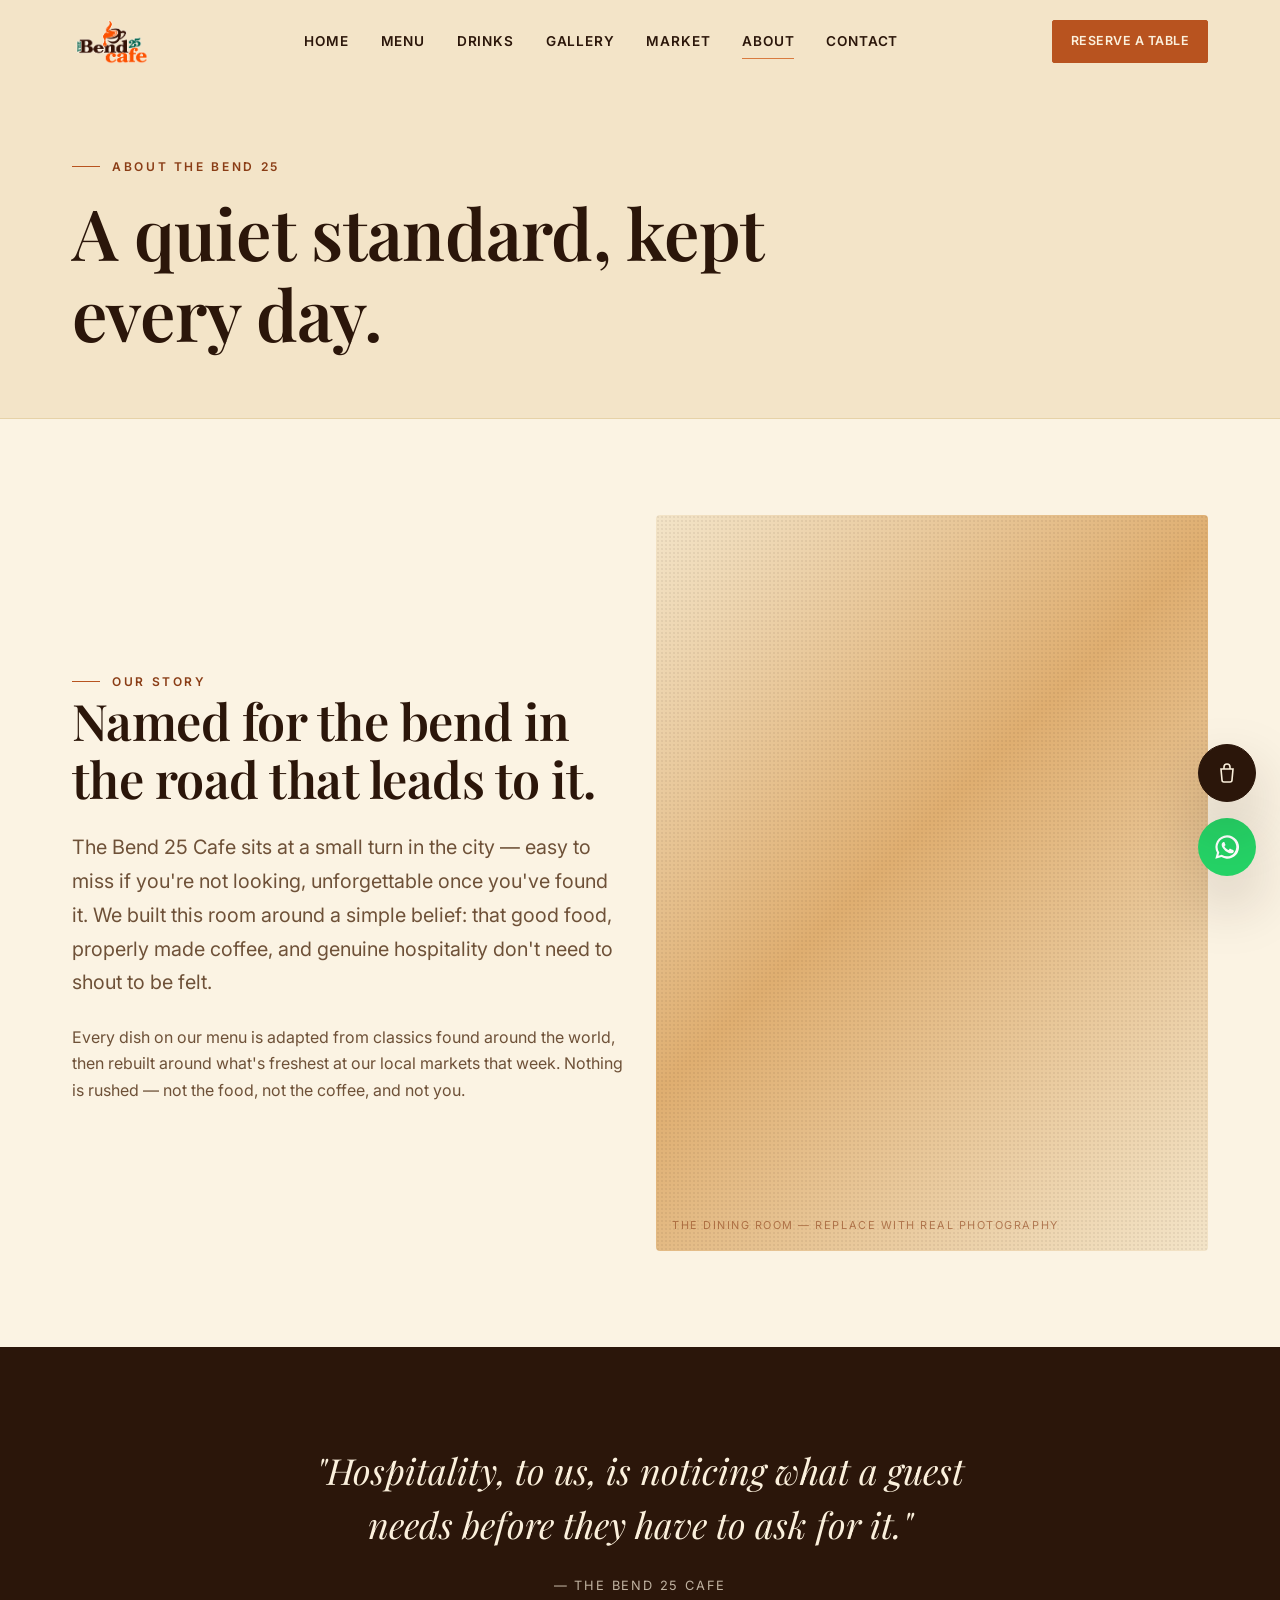
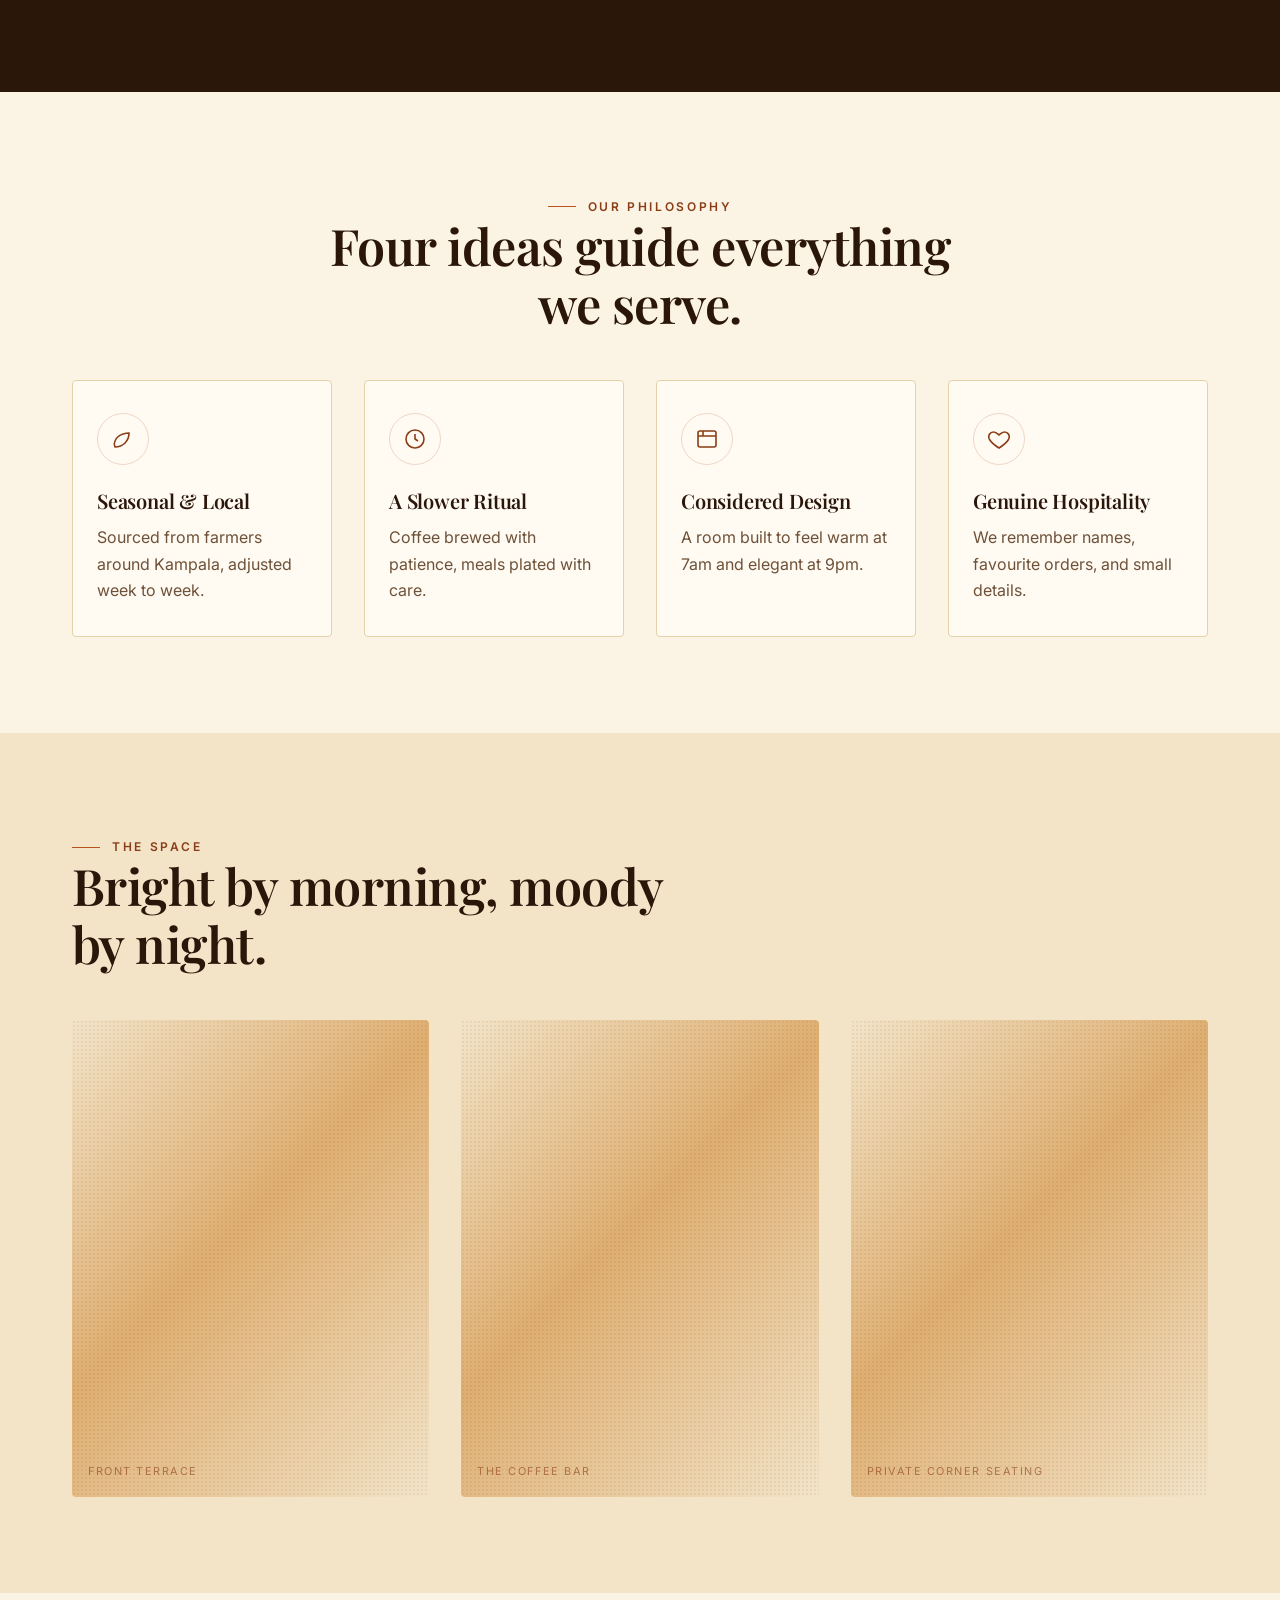
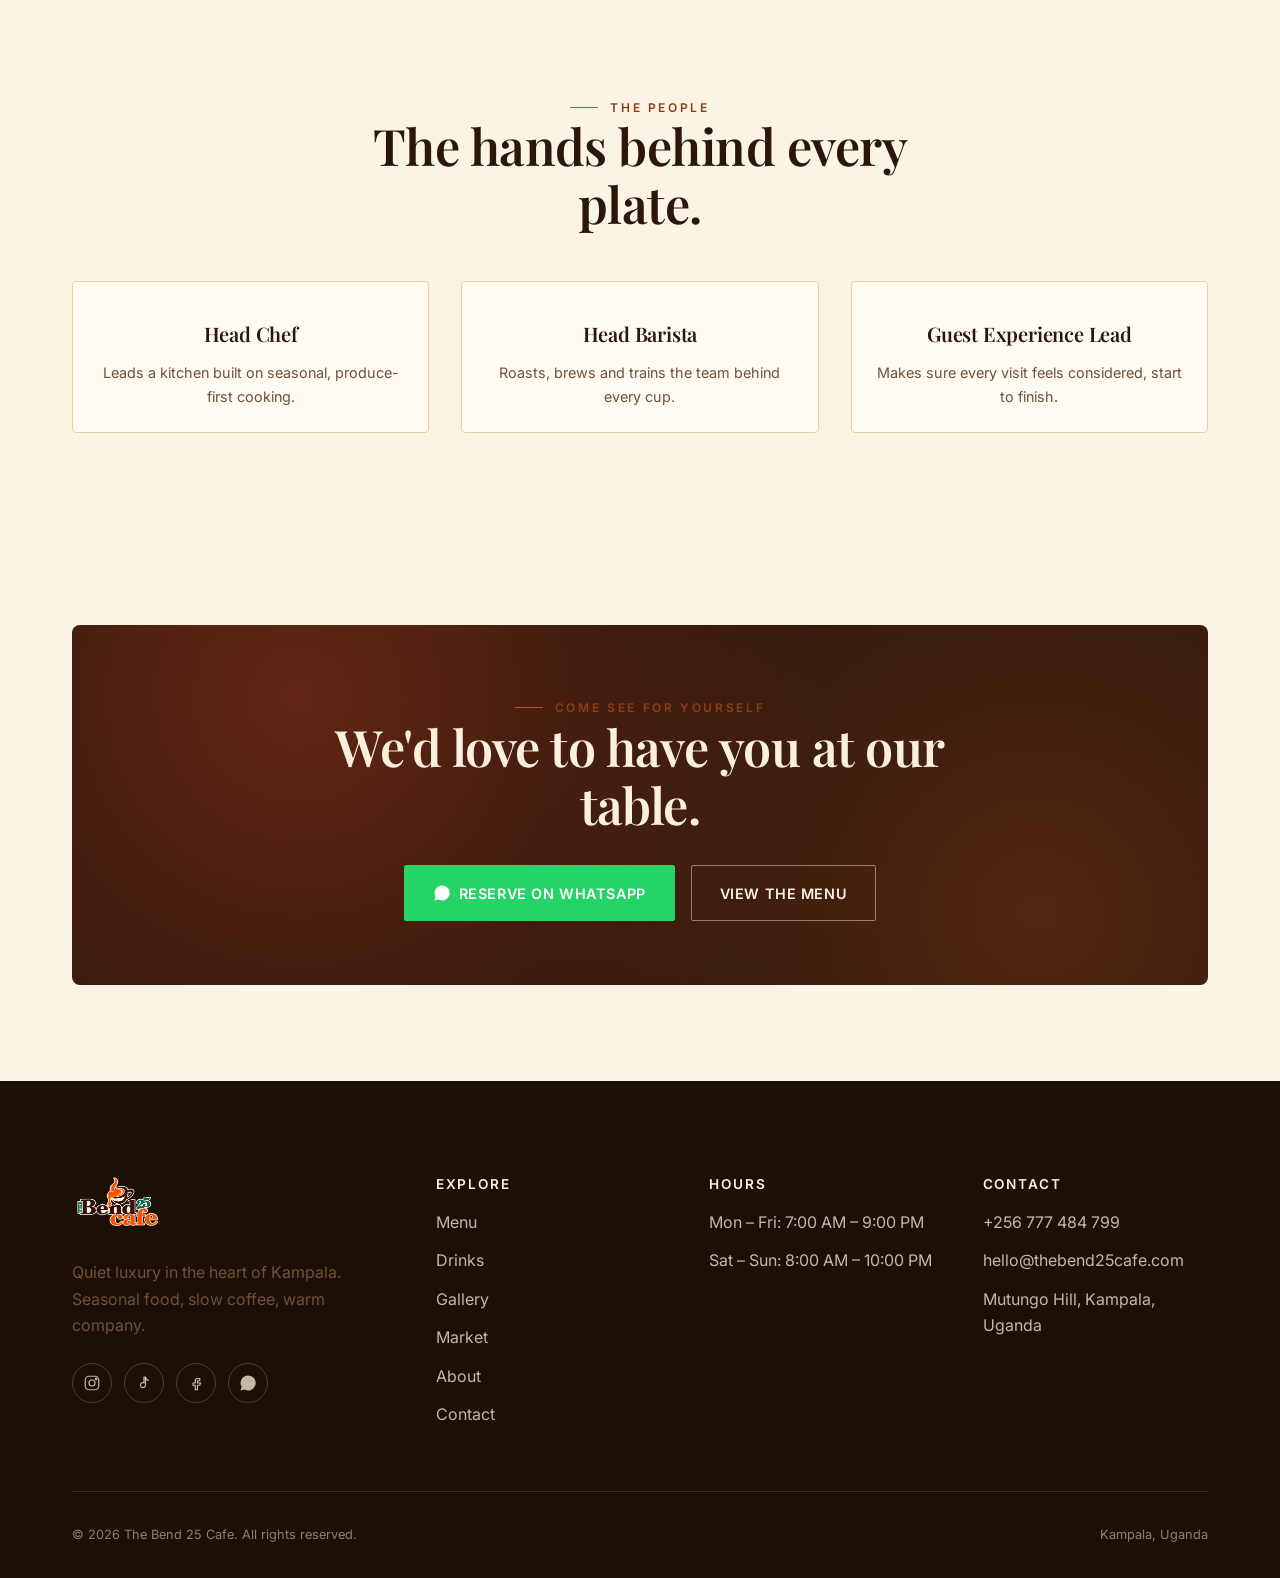
<file: about.html>
<!doctype html>
<html lang="en">
<head>
  <meta charset="UTF-8" />
  <meta name="viewport" content="width=device-width, initial-scale=1" />
  <title>About — The Bend 25 Cafe</title>
  <meta name="description" content="The story, philosophy and space behind The Bend 25 Cafe in Kampala." />
  <link rel="icon" type="image/svg+xml" href="assets/img/favicon.svg" />
  <link rel="preconnect" href="https://fonts.googleapis.com" />
  <link rel="preconnect" href="https://fonts.gstatic.com" crossorigin />
  <link href="https://fonts.googleapis.com/css2?family=Inter:wght@400;500;600;700&family=Playfair+Display:ital,wght@0,500;0,600;0,700;1,500;1,600&display=swap" rel="stylesheet" />
  <link rel="stylesheet" href="assets/css/style.css" />
</head>
<body class="page-inner">
  <a class="skip-link" href="#main">Skip to content</a>

  <header class="nav">
    <div class="nav-inner">
      <a class="nav-brand" href="index.html" aria-label="The Bend 25 Cafe — Home">
        <img src="assets/img/logo.png" alt="The Bend 25 Cafe" class="logo-mark" />
      </a>

      <nav class="nav-links" aria-label="Primary">
              <a class="nav-link" href="index.html">Home</a>
              <a class="nav-link" href="menu.html">Menu</a>
              <a class="nav-link" href="drinks.html">Drinks</a>
              <a class="nav-link" href="gallery.html">Gallery</a>
              <a class="nav-link" href="market.html">Market</a>
              <a class="nav-link is-active" href="about.html">About</a>
              <a class="nav-link" href="contact.html">Contact</a>
      </nav>

      <div class="nav-actions">
        <a class="btn btn--primary btn--sm" href="tel:+256777484799">
          Reserve a Table
        </a>
        <button class="nav-toggle" aria-label="Open menu" aria-expanded="false" aria-controls="mobile-menu">
          <span></span><span></span><span></span>
        </button>
      </div>
    </div>
  </header>

  <div class="mobile-menu" id="mobile-menu">
    <nav aria-label="Mobile">
      <ul>
        <li><a href="index.html">Home</a></li>
        <li><a href="menu.html">Menu</a></li>
        <li><a href="drinks.html">Drinks</a></li>
        <li><a href="gallery.html">Gallery</a></li>
        <li><a href="market.html">Market</a></li>
        <li><a href="about.html">About</a></li>
        <li><a href="contact.html">Contact</a></li>
      </ul>
    </nav>
    <div class="cluster">
      <a class="btn btn--primary" href="https://wa.me/256777484799" target="_blank" rel="noopener">WhatsApp Us</a>
      <a class="btn btn--ghost-light" href="tel:+256777484799">Call Us</a>
    </div>
  </div>

  <main id="main">
    <section class="page-hero">
      <div class="container">
        <p class="eyebrow">About The Bend 25</p>
        <h1>A quiet standard, kept every day.</h1>
      </div>
    </section>

    <section class="section">
      <div class="container grid grid--2">
        <div data-reveal>
          <p class="eyebrow">Our Story</p>
          <h2>Named for the bend in the road that leads to it.</h2>
          <p class="lede" style="margin-top: var(--space-6)">
            The Bend 25 Cafe sits at a small turn in the city — easy to miss if
            you're not looking, unforgettable once you've found it. We built
            this room around a simple belief: that good food, properly made
            coffee, and genuine hospitality don't need to shout to be felt.
          </p>
          <p class="muted" style="margin-top: var(--space-6)">
            Every dish on our menu is adapted from classics found around the
            world, then rebuilt around what's freshest at our local markets
            that week. Nothing is rushed — not the food, not the coffee, and
            not you.
          </p>
        </div>
        <div class="photo-block photo-block--tall" data-label="The dining room — replace with real photography" data-reveal></div>
      </div>
    </section>

    <section class="section section--deep">
      <div class="container quote-block" data-reveal>
        <blockquote>
          "Hospitality, to us, is noticing what a guest needs before they have to ask for it."
        </blockquote>
        <cite>— The Bend 25 Cafe</cite>
      </div>
    </section>

    <section class="section">
      <div class="container">
        <div class="section-head center">
          <p class="eyebrow" style="justify-content:center">Our Philosophy</p>
          <h2>Four ideas guide everything we serve.</h2>
        </div>
        <div class="grid grid--4" data-reveal-group>
          <div class="card value-card">
            <span class="icon-badge">
              <svg viewBox="0 0 24 24" fill="none" stroke="currentColor" stroke-width="1.6"><path d="M4 20c8 0 14-6 14-14 0 0-11 0-14 8-1 2-1 4 0 6z"/></svg>
            </span>
            <h3 class="h4">Seasonal &amp; Local</h3>
            <p class="muted">Sourced from farmers around Kampala, adjusted week to week.</p>
          </div>
          <div class="card value-card">
            <span class="icon-badge">
              <svg viewBox="0 0 24 24" fill="none" stroke="currentColor" stroke-width="1.6"><circle cx="12" cy="12" r="9"/><path d="M12 7v5l3 2"/></svg>
            </span>
            <h3 class="h4">A Slower Ritual</h3>
            <p class="muted">Coffee brewed with patience, meals plated with care.</p>
          </div>
          <div class="card value-card">
            <span class="icon-badge">
              <svg viewBox="0 0 24 24" fill="none" stroke="currentColor" stroke-width="1.6"><rect x="3" y="4" width="18" height="16" rx="2"/><path d="M3 9h18M8 4v5"/></svg>
            </span>
            <h3 class="h4">Considered Design</h3>
            <p class="muted">A room built to feel warm at 7am and elegant at 9pm.</p>
          </div>
          <div class="card value-card">
            <span class="icon-badge">
              <svg viewBox="0 0 24 24" fill="none" stroke="currentColor" stroke-width="1.6"><path d="M12 21s-7-4.35-9.5-8.5C.5 8.5 3 5 6.5 5c2 0 3.5 1 5.5 3 2-2 3.5-3 5.5-3 3.5 0 6 3.5 4 7.5C19 16.65 12 21 12 21z"/></svg>
            </span>
            <h3 class="h4">Genuine Hospitality</h3>
            <p class="muted">We remember names, favourite orders, and small details.</p>
          </div>
        </div>
      </div>
    </section>

    <section class="section section--alt">
      <div class="container">
        <div class="section-head">
          <p class="eyebrow">The Space</p>
          <h2>Bright by morning, moody by night.</h2>
        </div>
        <div class="grid grid--3" data-reveal-group>
          <div class="photo-block photo-block--tall" data-label="Front terrace"></div>
          <div class="photo-block photo-block--tall" data-label="The coffee bar"></div>
          <div class="photo-block photo-block--tall" data-label="Private corner seating"></div>
        </div>
      </div>
    </section>

    <section class="section">
      <div class="container">
        <div class="section-head center">
          <p class="eyebrow" style="justify-content:center">The People</p>
          <h2>The hands behind every plate.</h2>
        </div>
        <div class="grid grid--3" data-reveal-group>
          <div class="card feature-card text-center" style="align-items:center">
            <div class="photo-block photo-block--square" data-label="Head Chef"></div>
            <h3 class="h4">Head Chef</h3>
            <p class="muted" style="font-size:.9rem">Leads a kitchen built on seasonal, produce-first cooking.</p>
          </div>
          <div class="card feature-card text-center" style="align-items:center">
            <div class="photo-block photo-block--square" data-label="Head Barista"></div>
            <h3 class="h4">Head Barista</h3>
            <p class="muted" style="font-size:.9rem">Roasts, brews and trains the team behind every cup.</p>
          </div>
          <div class="card feature-card text-center" style="align-items:center">
            <div class="photo-block photo-block--square" data-label="Guest Experience Lead"></div>
            <h3 class="h4">Guest Experience Lead</h3>
            <p class="muted" style="font-size:.9rem">Makes sure every visit feels considered, start to finish.</p>
          </div>
        </div>
      </div>
    </section>

    <section class="section">
      <div class="container">
        <div class="cta-banner" data-reveal>
          <p class="eyebrow" style="justify-content:center">Come See For Yourself</p>
          <h2>We'd love to have you at our table.</h2>
          <div class="cluster">
            <a class="btn btn--whatsapp" href="https://wa.me/256777484799?text=Hi%20The%20Bend%2025%20Cafe%2C%20I%27d%20like%20to%20reserve%20a%20table." target="_blank" rel="noopener">
              <svg viewBox="0 0 24 24" fill="currentColor"><path d="M12 2a10 10 0 0 0-8.6 15L2 22l5.2-1.4A10 10 0 1 0 12 2z"/></svg>
              Reserve on WhatsApp
            </a>
            <a class="btn btn--ghost-light" href="menu.html">View the Menu</a>
          </div>
        </div>
      </div>
    </section>
  </main>

  <footer class="footer">
    <div class="container">
      <div class="footer-grid">
        <div class="footer-brand">
          <a class="nav-brand" href="index.html" aria-label="The Bend 25 Cafe — Home" style="margin-bottom: var(--space-4)">
            <img src="assets/img/logo.png" alt="The Bend 25 Cafe" class="logo-mark" />
          </a>
          <p class="muted" style="max-width: 32ch">Quiet luxury in the heart of Kampala. Seasonal food, slow coffee, warm company.</p>
          <div class="footer-social">
            <a href="https://instagram.com/thebend25.cafe" target="_blank" rel="noopener" aria-label="Instagram">
              <svg viewBox="0 0 24 24" fill="none" stroke="currentColor" stroke-width="1.6"><rect x="3" y="3" width="18" height="18" rx="5"/><circle cx="12" cy="12" r="4"/><circle cx="17.5" cy="6.5" r="1"/></svg>
            </a>
            <a href="https://www.tiktok.com/@thebend25cafe" target="_blank" rel="noopener" aria-label="TikTok">
              <svg viewBox="0 0 24 24" fill="none" stroke="currentColor" stroke-width="1.6"><path d="M14 4v10.8a3.4 3.4 0 1 1-2-3.1V4z"/><path d="M14 4.2c.4 2.4 2.2 4.1 4.4 4.3"/></svg>
            </a>
            <a href="https://facebook.com" target="_blank" rel="noopener" aria-label="Facebook">
              <svg viewBox="0 0 24 24" fill="none" stroke="currentColor" stroke-width="1.6"><path d="M14 9h3V6h-3a3 3 0 0 0-3 3v3H8v3h3v6h3v-6h3l1-3h-4V9z"/></svg>
            </a>
            <a href="https://wa.me/256777484799" target="_blank" rel="noopener" aria-label="WhatsApp">
              <svg viewBox="0 0 24 24" fill="currentColor"><path d="M12 2a10 10 0 0 0-8.6 15L2 22l5.2-1.4A10 10 0 1 0 12 2z"/></svg>
            </a>
          </div>
        </div>
        <div>
          <h4>Explore</h4>
          <ul class="footer-links">
            <li><a href="menu.html">Menu</a></li>
            <li><a href="drinks.html">Drinks</a></li>
            <li><a href="gallery.html">Gallery</a></li>
            <li><a href="market.html">Market</a></li>
            <li><a href="about.html">About</a></li>
            <li><a href="contact.html">Contact</a></li>
          </ul>
        </div>
        <div>
          <h4>Hours</h4>
          <ul class="footer-links">
            <li>Mon – Fri: 7:00 AM – 9:00 PM</li>
            <li>Sat – Sun: 8:00 AM – 10:00 PM</li>
          </ul>
        </div>
        <div>
          <h4>Contact</h4>
          <ul class="footer-links">
            <li><a href="tel:+256777484799">+256 777 484 799</a></li>
            <li><a href="mailto:hello@thebend25cafe.com">hello@thebend25cafe.com</a></li>
            <li>Mutungo Hill, Kampala, Uganda</li>
          </ul>
        </div>
      </div>
      <div class="footer-bottom">
        <span>© <span data-year>2026</span> The Bend 25 Cafe. All rights reserved.</span>
        <span>Kampala, Uganda</span>
      </div>
    </div>
  </footer>

  <a class="float-whatsapp" href="https://wa.me/256777484799?text=Hi%20The%20Bend%2025%20Cafe%2C%20I%27d%20like%20to%20place%20an%20order." target="_blank" rel="noopener" aria-label="Order on WhatsApp">
    <svg viewBox="0 0 24 24" fill="currentColor"><path d="M12 2a10 10 0 0 0-8.6 15L2 22l5.2-1.4A10 10 0 1 0 12 2zm0 18a8 8 0 0 1-4.1-1.1l-.3-.2-3 .8.8-2.9-.2-.3A8 8 0 1 1 12 20zm4.4-5.8c-.2-.1-1.4-.7-1.6-.8-.2-.1-.4-.1-.5.1s-.6.8-.7.9c-.1.2-.3.2-.5.1a6.6 6.6 0 0 1-1.9-1.2 7.2 7.2 0 0 1-1.3-1.6c-.1-.2 0-.3.1-.5l.4-.4c.1-.1.2-.3.2-.4a.5.5 0 0 0 0-.5c-.1-.1-.5-1.2-.7-1.7-.2-.4-.4-.4-.5-.4h-.5a.9.9 0 0 0-.6.3 2.8 2.8 0 0 0-.9 2.1 5 5 0 0 0 1 2.6 11.6 11.6 0 0 0 4.4 3.9c.6.3 1.1.4 1.5.6a3.6 3.6 0 0 0 1.6.1 2.7 2.7 0 0 0 1.8-1.2 2.2 2.2 0 0 0 .1-1.2c-.1-.1-.2-.2-.4-.3z"/></svg>
  </a>

  <button class="float-basket" id="basketToggle" type="button" aria-haspopup="dialog" aria-controls="basketDrawer" aria-label="View your order">
    <svg viewBox="0 0 24 24" fill="none" stroke="currentColor" stroke-width="1.6"><path d="M6 8h12l-1 11a2 2 0 0 1-2 2H9a2 2 0 0 1-2-2L6 8z"/><path d="M9 8V6a3 3 0 0 1 6 0v2"/></svg>
    <span class="basket-count" id="basketCount" hidden>0</span>
  </button>

  <div class="basket-overlay" id="basketOverlay"></div>
  <aside class="basket-drawer" id="basketDrawer" role="dialog" aria-modal="true" aria-label="Your order" aria-hidden="true">
    <div class="basket-drawer-head">
      <h3>Your Order</h3>
      <button class="basket-close" id="basketClose" type="button" aria-label="Close order panel">
        <svg viewBox="0 0 24 24" fill="none" stroke="currentColor" stroke-width="1.8"><path d="M6 6l12 12M18 6L6 18"/></svg>
      </button>
    </div>
    <div class="basket-items" id="basketItems">
      <p class="basket-empty" id="basketEmpty">Your order is empty. Add dishes from the menu to get started.</p>
    </div>
    <div class="basket-footer">
      <div>
        <label class="basket-notes-label" for="basketNotes">Special requests <span class="muted">(e.g. no onions, extra spicy)</span></label>
        <textarea id="basketNotes" class="basket-notes" rows="2" placeholder="Any special requests for your order?" style="margin-top: 6px"></textarea>
      </div>
      <div class="basket-total-row">
        <span>Total</span>
        <span id="basketTotal">UGX 0</span>
      </div>
      <a class="btn btn--whatsapp btn--block" id="basketCheckout" href="#" target="_blank" rel="noopener">
        <svg viewBox="0 0 24 24" fill="currentColor"><path d="M12 2a10 10 0 0 0-8.6 15L2 22l5.2-1.4A10 10 0 1 0 12 2z"/></svg>
        Send Order on WhatsApp
      </a>
      <button class="basket-clear" id="basketClear" type="button">Clear order</button>
    </div>
  </aside>

  <script src="assets/js/main.js"></script>
  <script src="assets/js/basket.js"></script>
</body>
</html>
</file>
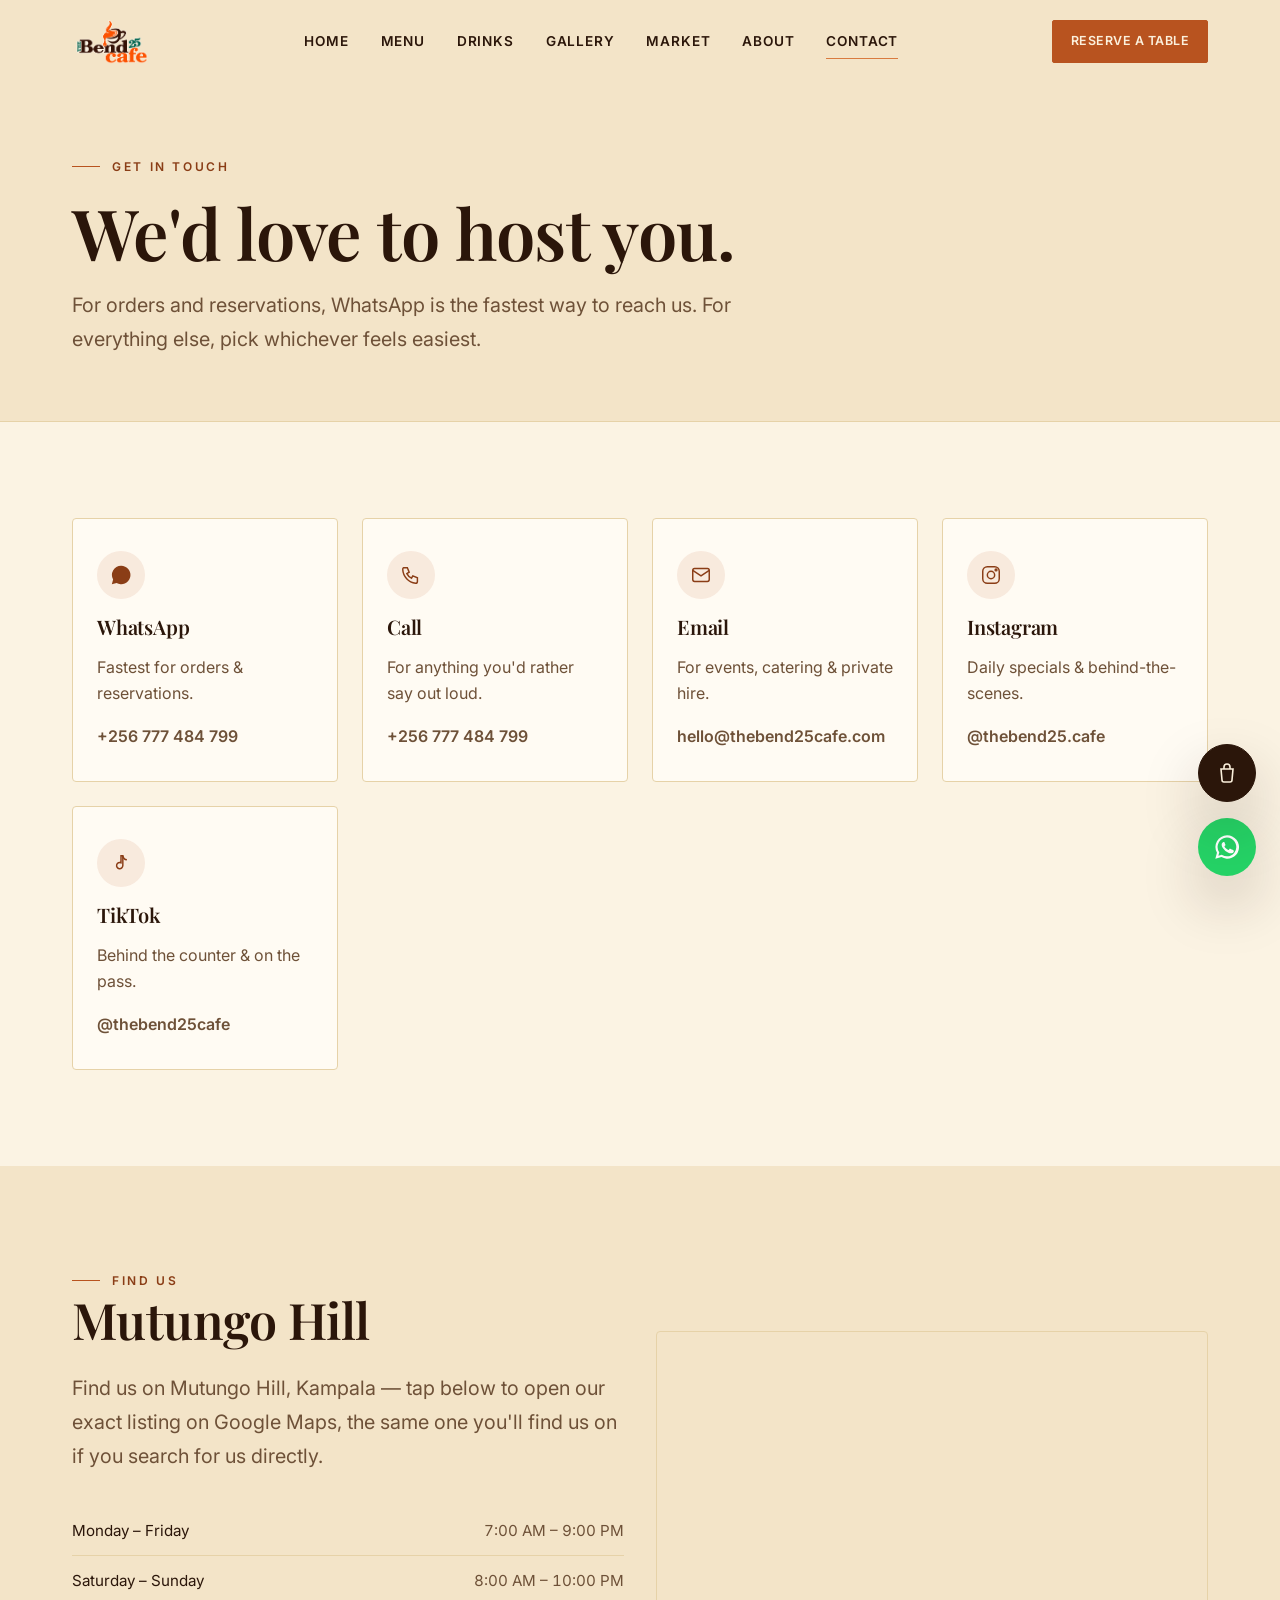
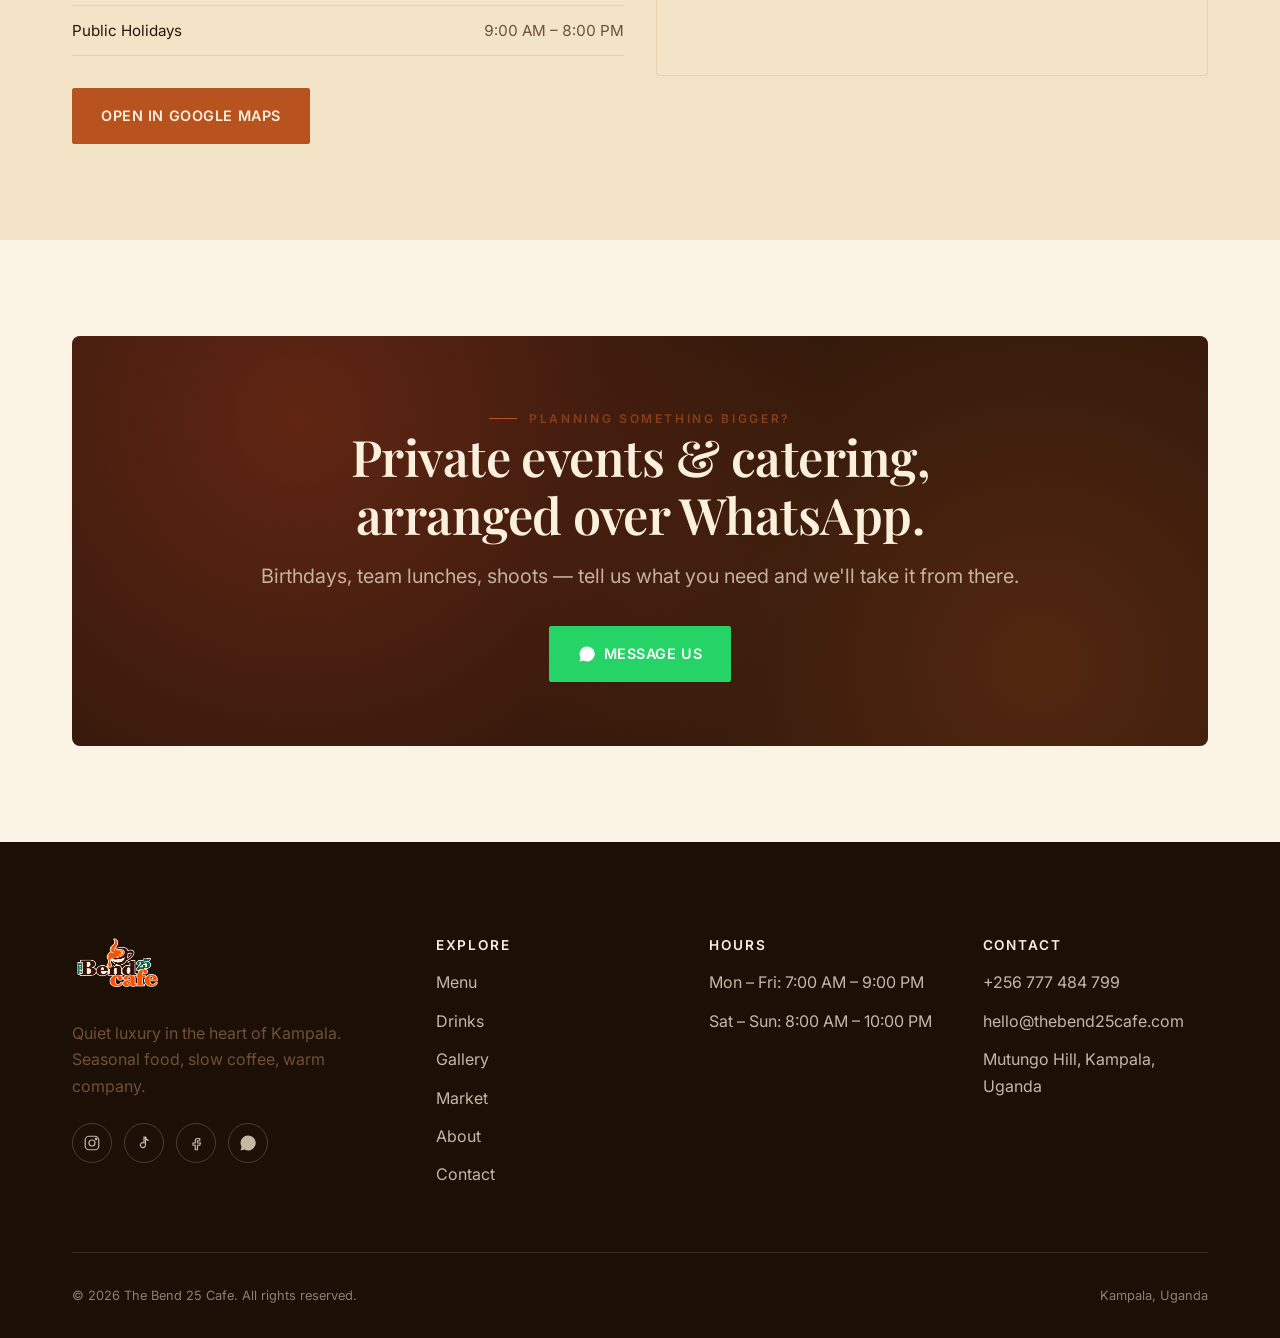
<file: contact.html>
<!doctype html>
<html lang="en">
<head>
  <meta charset="UTF-8" />
  <meta name="viewport" content="width=device-width, initial-scale=1" />
  <title>Contact — The Bend 25 Cafe</title>
  <meta name="description" content="Visit, call or WhatsApp The Bend 25 Cafe in Kampala, Uganda." />
  <link rel="icon" type="image/svg+xml" href="assets/img/favicon.svg" />
  <link rel="preconnect" href="https://fonts.googleapis.com" />
  <link rel="preconnect" href="https://fonts.gstatic.com" crossorigin />
  <link href="https://fonts.googleapis.com/css2?family=Inter:wght@400;500;600;700&family=Playfair+Display:ital,wght@0,500;0,600;0,700;1,500;1,600&display=swap" rel="stylesheet" />
  <link rel="stylesheet" href="assets/css/style.css" />
</head>
<body class="page-inner">
  <a class="skip-link" href="#main">Skip to content</a>

  <header class="nav">
    <div class="nav-inner">
      <a class="nav-brand" href="index.html" aria-label="The Bend 25 Cafe — Home">
        <img src="assets/img/logo.png" alt="The Bend 25 Cafe" class="logo-mark" />
      </a>

      <nav class="nav-links" aria-label="Primary">
              <a class="nav-link" href="index.html">Home</a>
              <a class="nav-link" href="menu.html">Menu</a>
              <a class="nav-link" href="drinks.html">Drinks</a>
              <a class="nav-link" href="gallery.html">Gallery</a>
              <a class="nav-link" href="market.html">Market</a>
              <a class="nav-link" href="about.html">About</a>
              <a class="nav-link is-active" href="contact.html">Contact</a>
      </nav>

      <div class="nav-actions">
        <a class="btn btn--primary btn--sm" href="tel:+256777484799">
          Reserve a Table
        </a>
        <button class="nav-toggle" aria-label="Open menu" aria-expanded="false" aria-controls="mobile-menu">
          <span></span><span></span><span></span>
        </button>
      </div>
    </div>
  </header>

  <div class="mobile-menu" id="mobile-menu">
    <nav aria-label="Mobile">
      <ul>
        <li><a href="index.html">Home</a></li>
        <li><a href="menu.html">Menu</a></li>
        <li><a href="drinks.html">Drinks</a></li>
        <li><a href="gallery.html">Gallery</a></li>
        <li><a href="market.html">Market</a></li>
        <li><a href="about.html">About</a></li>
        <li><a href="contact.html">Contact</a></li>
      </ul>
    </nav>
    <div class="cluster">
      <a class="btn btn--primary" href="https://wa.me/256777484799" target="_blank" rel="noopener">WhatsApp Us</a>
      <a class="btn btn--ghost-light" href="tel:+256777484799">Call Us</a>
    </div>
  </div>

  <main id="main">
    <section class="page-hero">
      <div class="container">
        <p class="eyebrow">Get In Touch</p>
        <h1>We'd love to host you.</h1>
        <p class="lede" style="margin-top: var(--space-4); max-width: 60ch">
          For orders and reservations, WhatsApp is the fastest way to reach
          us. For everything else, pick whichever feels easiest.
        </p>
      </div>
    </section>

    <section class="section">
      <div class="container">
        <div class="contact-grid" data-reveal-group>
          <a class="card contact-card" href="https://wa.me/256777484799?text=Hi%20The%20Bend%2025%20Cafe%2C%20I%27d%20like%20to%20get%20in%20touch." target="_blank" rel="noopener">
            <span class="icon-badge">
              <svg viewBox="0 0 24 24" fill="currentColor"><path d="M12 2a10 10 0 0 0-8.6 15L2 22l5.2-1.4A10 10 0 1 0 12 2z"/></svg>
            </span>
            <h3 class="h4">WhatsApp</h3>
            <p class="muted">Fastest for orders &amp; reservations.</p>
            <span class="muted" style="font-weight:600">+256 777 484 799</span>
          </a>
          <a class="card contact-card" href="tel:+256777484799">
            <span class="icon-badge">
              <svg viewBox="0 0 24 24" fill="none" stroke="currentColor" stroke-width="1.6"><path d="M4 4h4l2 5-2.5 1.5a11 11 0 0 0 5 5L14 13l5 2v4a2 2 0 0 1-2 2A16 16 0 0 1 3 6a2 2 0 0 1 1-2z"/></svg>
            </span>
            <h3 class="h4">Call</h3>
            <p class="muted">For anything you'd rather say out loud.</p>
            <span class="muted" style="font-weight:600">+256 777 484 799</span>
          </a>
          <a class="card contact-card" href="mailto:hello@thebend25cafe.com">
            <span class="icon-badge">
              <svg viewBox="0 0 24 24" fill="none" stroke="currentColor" stroke-width="1.6"><rect x="3" y="5" width="18" height="14" rx="2"/><path d="M3 7l9 6 9-6"/></svg>
            </span>
            <h3 class="h4">Email</h3>
            <p class="muted">For events, catering &amp; private hire.</p>
            <span class="muted" style="font-weight:600">hello@thebend25cafe.com</span>
          </a>
          <a class="card contact-card" href="https://instagram.com/thebend25.cafe" target="_blank" rel="noopener">
            <span class="icon-badge">
              <svg viewBox="0 0 24 24" fill="none" stroke="currentColor" stroke-width="1.6"><rect x="3" y="3" width="18" height="18" rx="5"/><circle cx="12" cy="12" r="4"/><circle cx="17.5" cy="6.5" r="1"/></svg>
            </span>
            <h3 class="h4">Instagram</h3>
            <p class="muted">Daily specials &amp; behind-the-scenes.</p>
            <span class="muted" style="font-weight:600">@thebend25.cafe</span>
          </a>
          <a class="card contact-card" href="https://www.tiktok.com/@thebend25cafe" target="_blank" rel="noopener">
            <span class="icon-badge">
              <svg viewBox="0 0 24 24" fill="none" stroke="currentColor" stroke-width="1.6"><path d="M14 4v10.8a3.4 3.4 0 1 1-2-3.1V4z"/><path d="M14 4.2c.4 2.4 2.2 4.1 4.4 4.3"/></svg>
            </span>
            <h3 class="h4">TikTok</h3>
            <p class="muted">Behind the counter &amp; on the pass.</p>
            <span class="muted" style="font-weight:600">@thebend25cafe</span>
          </a>
        </div>
      </div>
    </section>

    <section class="section section--alt">
      <div class="container grid grid--2">
        <div data-reveal>
          <p class="eyebrow">Find Us</p>
          <h2>Mutungo Hill</h2>
          <p class="lede" style="margin-top: var(--space-6)">
            Find us on Mutungo Hill, Kampala — tap below to open our exact
            listing on Google Maps, the same one you'll find us on if you
            search for us directly.
          </p>
          <table class="hours-table" style="margin-top: var(--space-8)">
            <tbody>
              <tr><td>Monday – Friday</td><td>7:00 AM – 9:00 PM</td></tr>
              <tr><td>Saturday – Sunday</td><td>8:00 AM – 10:00 PM</td></tr>
              <tr><td>Public Holidays</td><td>9:00 AM – 8:00 PM</td></tr>
            </tbody>
          </table>
          <a class="btn btn--primary" style="margin-top: var(--space-8)" href="https://maps.app.goo.gl/tqeJqK5Ego8EfKvZ6" target="_blank" rel="noopener">
            Open in Google Maps
          </a>
        </div>
        <div class="map-frame" data-reveal>
          <iframe
            title="Map showing The Bend 25 Cafe, Mutungo Hill, Kampala"
            src="https://www.google.com/maps?q=0.3124118,32.6413877&z=17&output=embed"
            loading="lazy"
            referrerpolicy="no-referrer-when-downgrade"
          ></iframe>
        </div>
      </div>
    </section>

    <section class="section">
      <div class="container">
        <div class="cta-banner" data-reveal>
          <p class="eyebrow" style="justify-content:center">Planning Something Bigger?</p>
          <h2>Private events &amp; catering, arranged over WhatsApp.</h2>
          <p class="lede">Birthdays, team lunches, shoots — tell us what you need and we'll take it from there.</p>
          <div class="cluster">
            <a class="btn btn--whatsapp" href="https://wa.me/256777484799?text=Hi%20The%20Bend%2025%20Cafe%2C%20I%27d%20like%20to%20ask%20about%20a%20private%20event." target="_blank" rel="noopener">
              <svg viewBox="0 0 24 24" fill="currentColor"><path d="M12 2a10 10 0 0 0-8.6 15L2 22l5.2-1.4A10 10 0 1 0 12 2z"/></svg>
              Message Us
            </a>
          </div>
        </div>
      </div>
    </section>
  </main>

  <footer class="footer">
    <div class="container">
      <div class="footer-grid">
        <div class="footer-brand">
          <a class="nav-brand" href="index.html" aria-label="The Bend 25 Cafe — Home" style="margin-bottom: var(--space-4)">
            <img src="assets/img/logo.png" alt="The Bend 25 Cafe" class="logo-mark" />
          </a>
          <p class="muted" style="max-width: 32ch">Quiet luxury in the heart of Kampala. Seasonal food, slow coffee, warm company.</p>
          <div class="footer-social">
            <a href="https://instagram.com/thebend25.cafe" target="_blank" rel="noopener" aria-label="Instagram">
              <svg viewBox="0 0 24 24" fill="none" stroke="currentColor" stroke-width="1.6"><rect x="3" y="3" width="18" height="18" rx="5"/><circle cx="12" cy="12" r="4"/><circle cx="17.5" cy="6.5" r="1"/></svg>
            </a>
            <a href="https://www.tiktok.com/@thebend25cafe" target="_blank" rel="noopener" aria-label="TikTok">
              <svg viewBox="0 0 24 24" fill="none" stroke="currentColor" stroke-width="1.6"><path d="M14 4v10.8a3.4 3.4 0 1 1-2-3.1V4z"/><path d="M14 4.2c.4 2.4 2.2 4.1 4.4 4.3"/></svg>
            </a>
            <a href="https://facebook.com" target="_blank" rel="noopener" aria-label="Facebook">
              <svg viewBox="0 0 24 24" fill="none" stroke="currentColor" stroke-width="1.6"><path d="M14 9h3V6h-3a3 3 0 0 0-3 3v3H8v3h3v6h3v-6h3l1-3h-4V9z"/></svg>
            </a>
            <a href="https://wa.me/256777484799" target="_blank" rel="noopener" aria-label="WhatsApp">
              <svg viewBox="0 0 24 24" fill="currentColor"><path d="M12 2a10 10 0 0 0-8.6 15L2 22l5.2-1.4A10 10 0 1 0 12 2z"/></svg>
            </a>
          </div>
        </div>
        <div>
          <h4>Explore</h4>
          <ul class="footer-links">
            <li><a href="menu.html">Menu</a></li>
            <li><a href="drinks.html">Drinks</a></li>
            <li><a href="gallery.html">Gallery</a></li>
            <li><a href="market.html">Market</a></li>
            <li><a href="about.html">About</a></li>
            <li><a href="contact.html">Contact</a></li>
          </ul>
        </div>
        <div>
          <h4>Hours</h4>
          <ul class="footer-links">
            <li>Mon – Fri: 7:00 AM – 9:00 PM</li>
            <li>Sat – Sun: 8:00 AM – 10:00 PM</li>
          </ul>
        </div>
        <div>
          <h4>Contact</h4>
          <ul class="footer-links">
            <li><a href="tel:+256777484799">+256 777 484 799</a></li>
            <li><a href="mailto:hello@thebend25cafe.com">hello@thebend25cafe.com</a></li>
            <li>Mutungo Hill, Kampala, Uganda</li>
          </ul>
        </div>
      </div>
      <div class="footer-bottom">
        <span>© <span data-year>2026</span> The Bend 25 Cafe. All rights reserved.</span>
        <span>Kampala, Uganda</span>
      </div>
    </div>
  </footer>

  <a class="float-whatsapp" href="https://wa.me/256777484799?text=Hi%20The%20Bend%2025%20Cafe%2C%20I%27d%20like%20to%20place%20an%20order." target="_blank" rel="noopener" aria-label="Order on WhatsApp">
    <svg viewBox="0 0 24 24" fill="currentColor"><path d="M12 2a10 10 0 0 0-8.6 15L2 22l5.2-1.4A10 10 0 1 0 12 2zm0 18a8 8 0 0 1-4.1-1.1l-.3-.2-3 .8.8-2.9-.2-.3A8 8 0 1 1 12 20zm4.4-5.8c-.2-.1-1.4-.7-1.6-.8-.2-.1-.4-.1-.5.1s-.6.8-.7.9c-.1.2-.3.2-.5.1a6.6 6.6 0 0 1-1.9-1.2 7.2 7.2 0 0 1-1.3-1.6c-.1-.2 0-.3.1-.5l.4-.4c.1-.1.2-.3.2-.4a.5.5 0 0 0 0-.5c-.1-.1-.5-1.2-.7-1.7-.2-.4-.4-.4-.5-.4h-.5a.9.9 0 0 0-.6.3 2.8 2.8 0 0 0-.9 2.1 5 5 0 0 0 1 2.6 11.6 11.6 0 0 0 4.4 3.9c.6.3 1.1.4 1.5.6a3.6 3.6 0 0 0 1.6.1 2.7 2.7 0 0 0 1.8-1.2 2.2 2.2 0 0 0 .1-1.2c-.1-.1-.2-.2-.4-.3z"/></svg>
  </a>

  <button class="float-basket" id="basketToggle" type="button" aria-haspopup="dialog" aria-controls="basketDrawer" aria-label="View your order">
    <svg viewBox="0 0 24 24" fill="none" stroke="currentColor" stroke-width="1.6"><path d="M6 8h12l-1 11a2 2 0 0 1-2 2H9a2 2 0 0 1-2-2L6 8z"/><path d="M9 8V6a3 3 0 0 1 6 0v2"/></svg>
    <span class="basket-count" id="basketCount" hidden>0</span>
  </button>

  <div class="basket-overlay" id="basketOverlay"></div>
  <aside class="basket-drawer" id="basketDrawer" role="dialog" aria-modal="true" aria-label="Your order" aria-hidden="true">
    <div class="basket-drawer-head">
      <h3>Your Order</h3>
      <button class="basket-close" id="basketClose" type="button" aria-label="Close order panel">
        <svg viewBox="0 0 24 24" fill="none" stroke="currentColor" stroke-width="1.8"><path d="M6 6l12 12M18 6L6 18"/></svg>
      </button>
    </div>
    <div class="basket-items" id="basketItems">
      <p class="basket-empty" id="basketEmpty">Your order is empty. Add dishes from the menu to get started.</p>
    </div>
    <div class="basket-footer">
      <div>
        <label class="basket-notes-label" for="basketNotes">Special requests <span class="muted">(e.g. no onions, extra spicy)</span></label>
        <textarea id="basketNotes" class="basket-notes" rows="2" placeholder="Any special requests for your order?" style="margin-top: 6px"></textarea>
      </div>
      <div class="basket-total-row">
        <span>Total</span>
        <span id="basketTotal">UGX 0</span>
      </div>
      <a class="btn btn--whatsapp btn--block" id="basketCheckout" href="#" target="_blank" rel="noopener">
        <svg viewBox="0 0 24 24" fill="currentColor"><path d="M12 2a10 10 0 0 0-8.6 15L2 22l5.2-1.4A10 10 0 1 0 12 2z"/></svg>
        Send Order on WhatsApp
      </a>
      <button class="basket-clear" id="basketClear" type="button">Clear order</button>
    </div>
  </aside>

  <script src="assets/js/main.js"></script>
  <script src="assets/js/basket.js"></script>
</body>
</html>
</file>
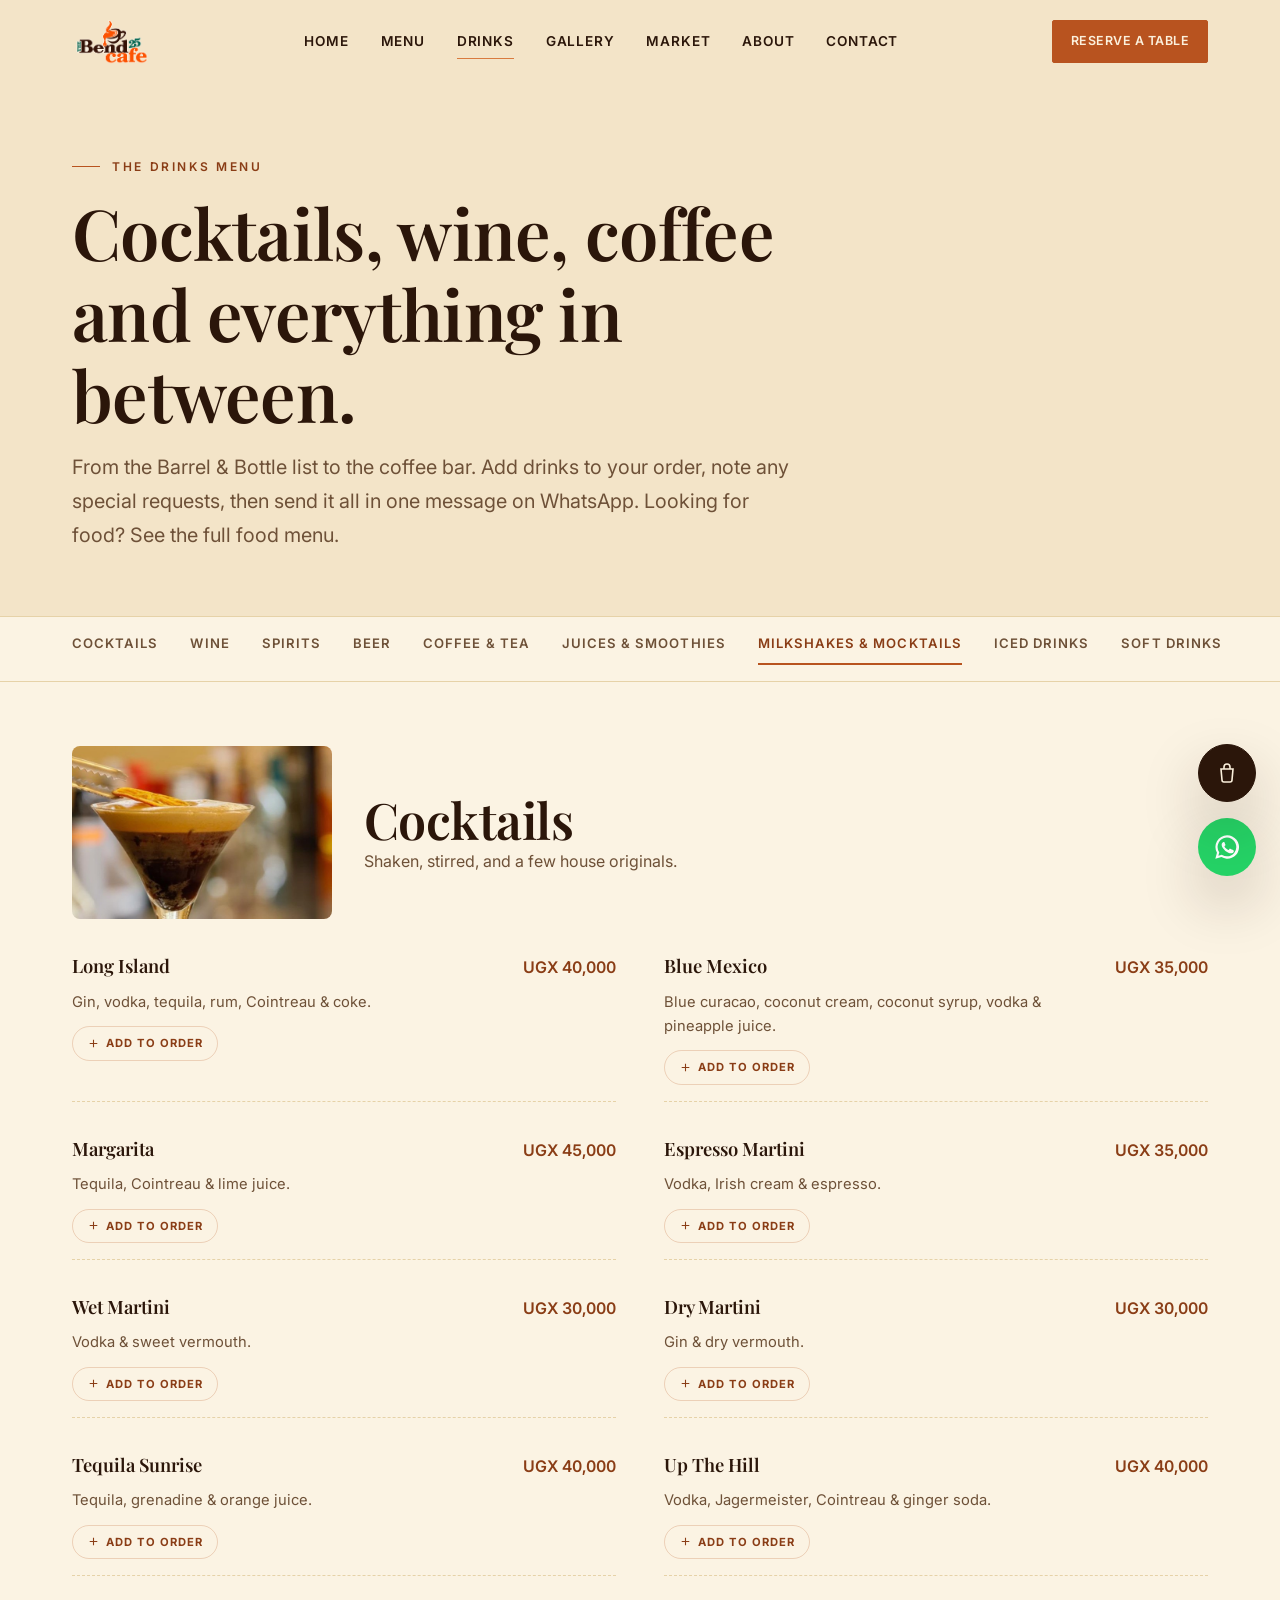
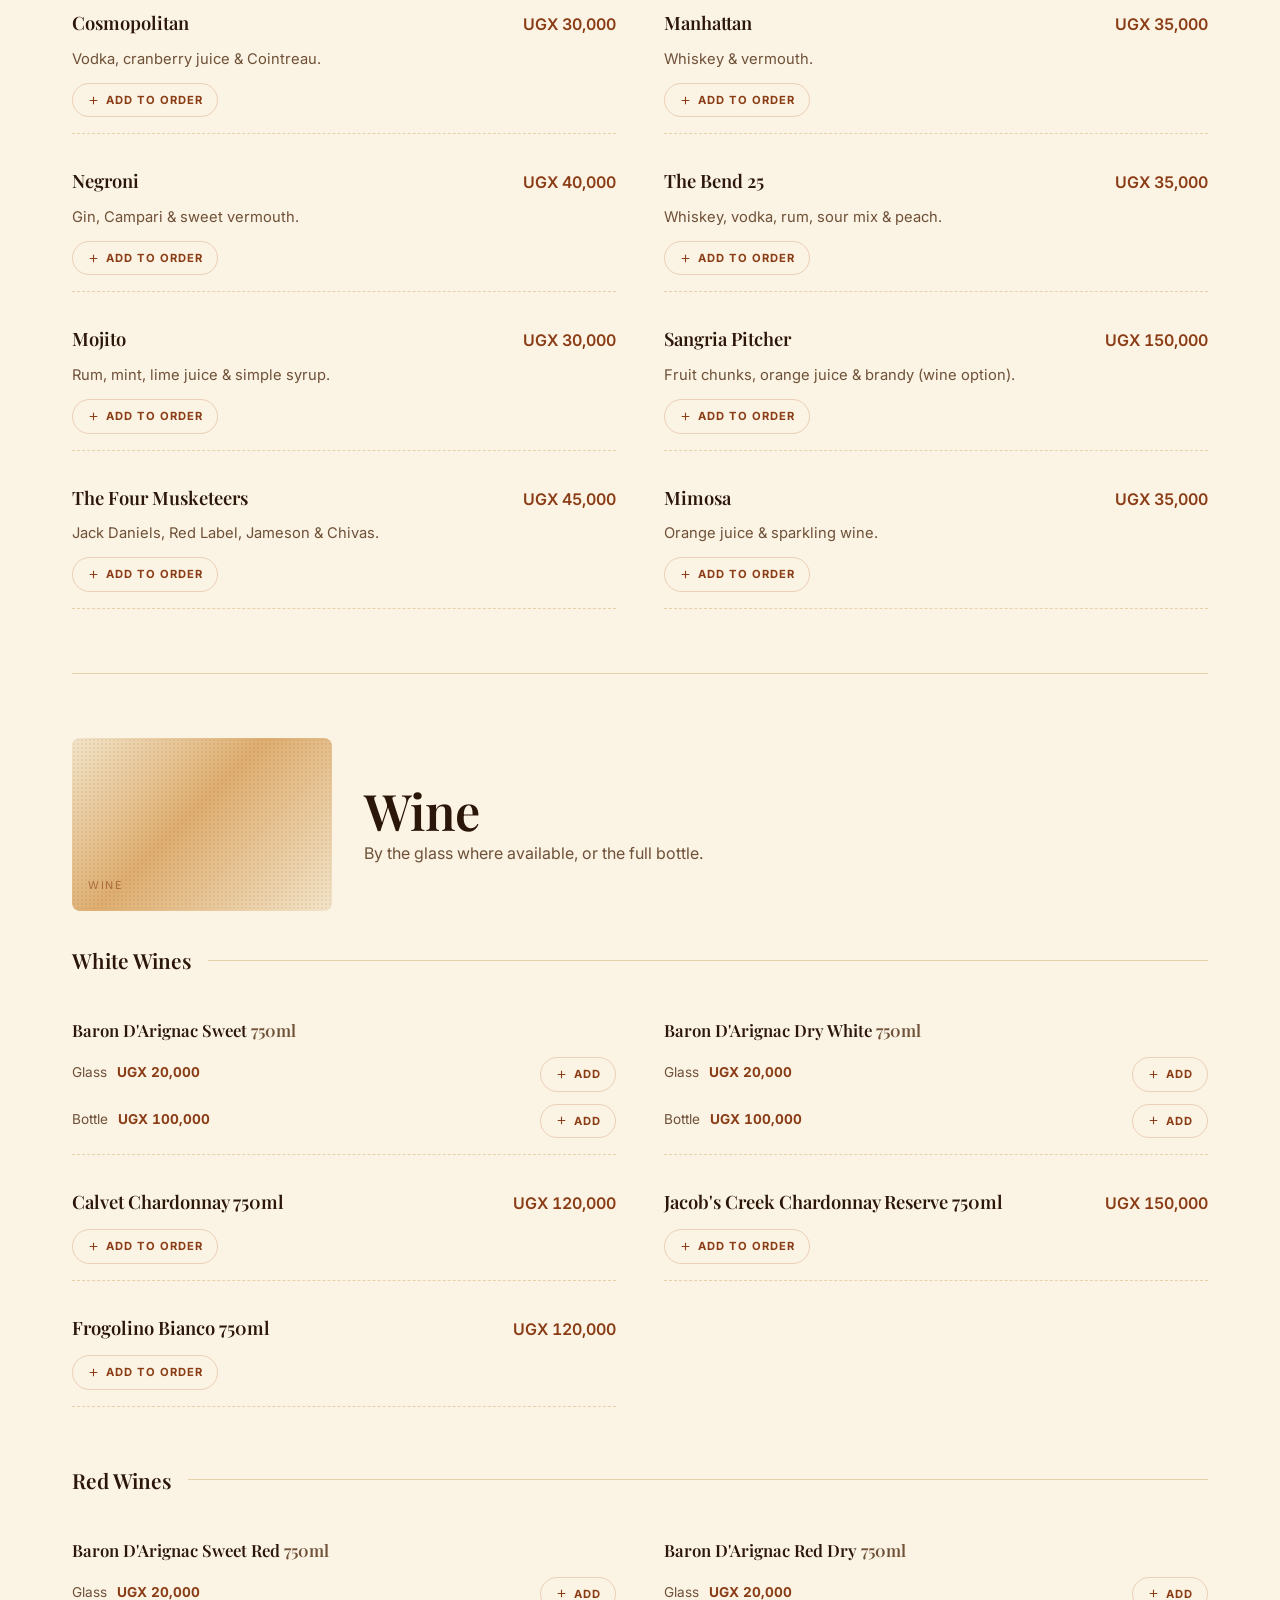
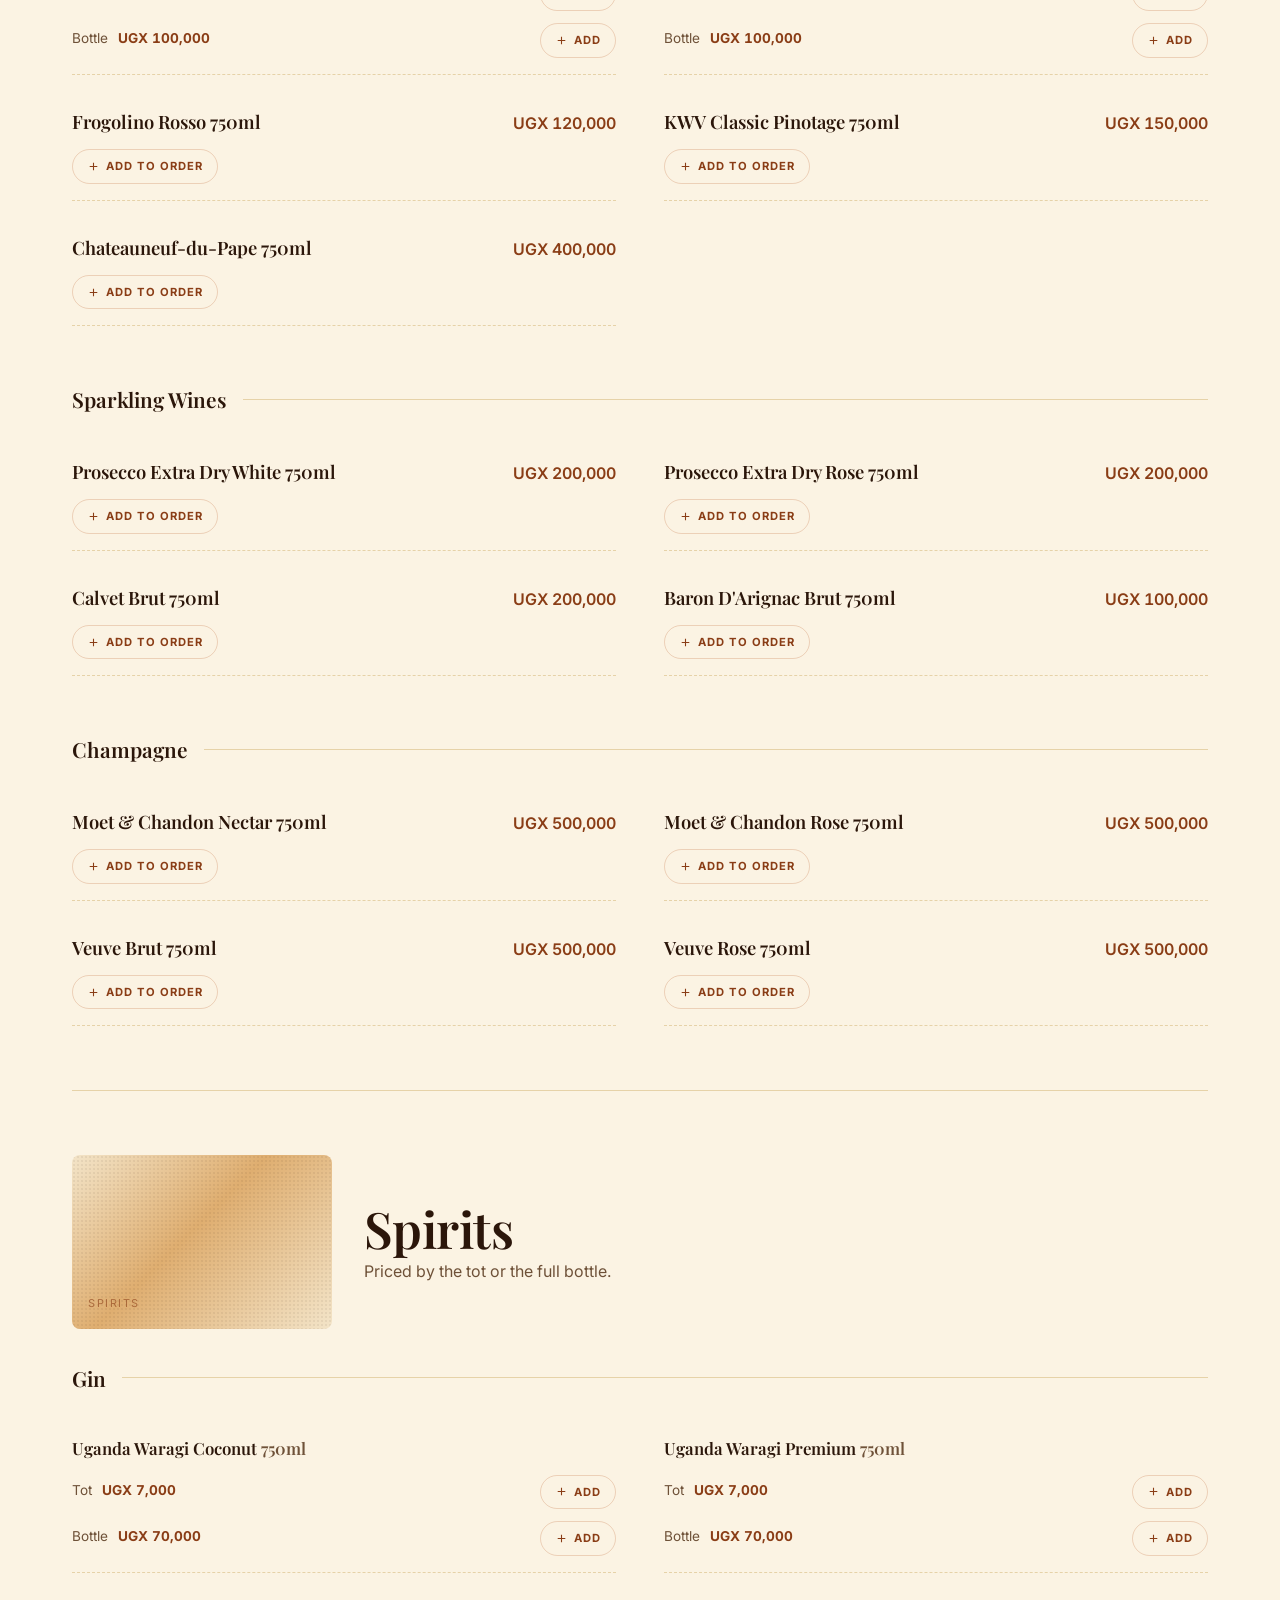
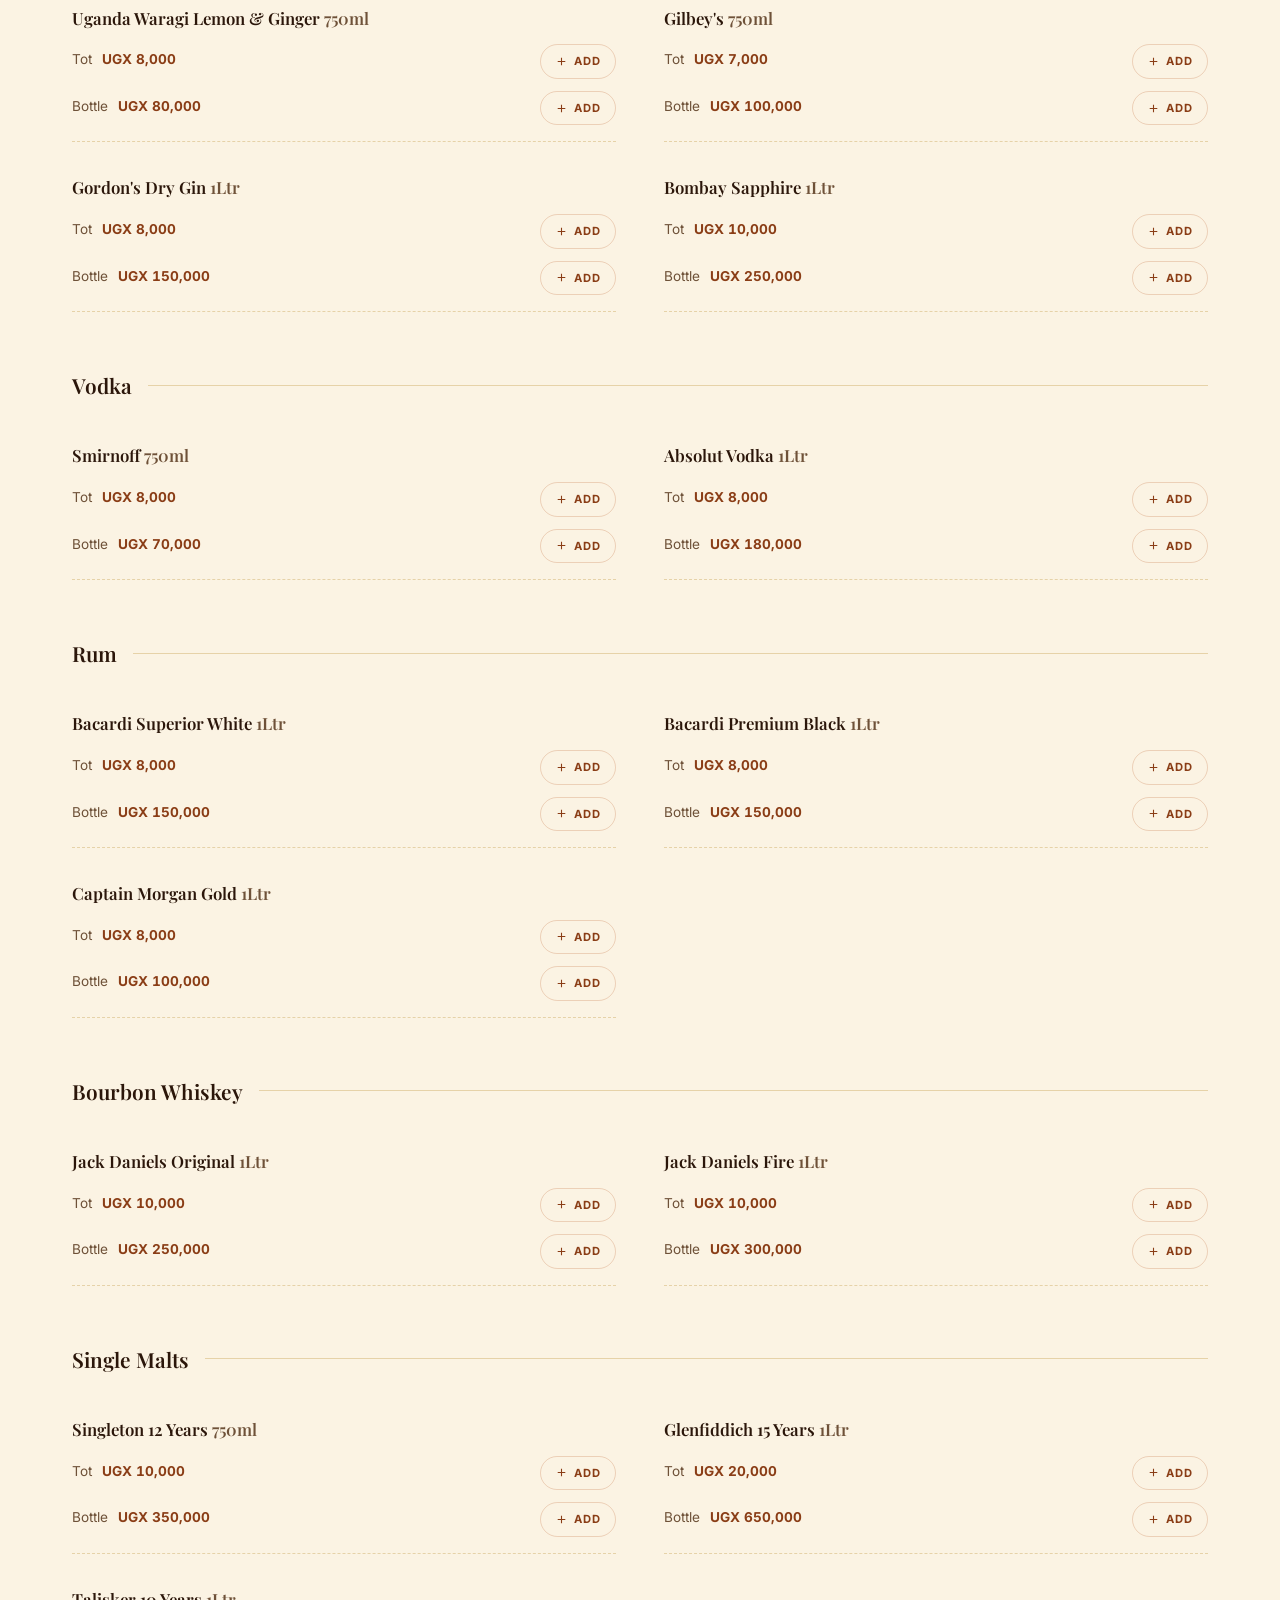
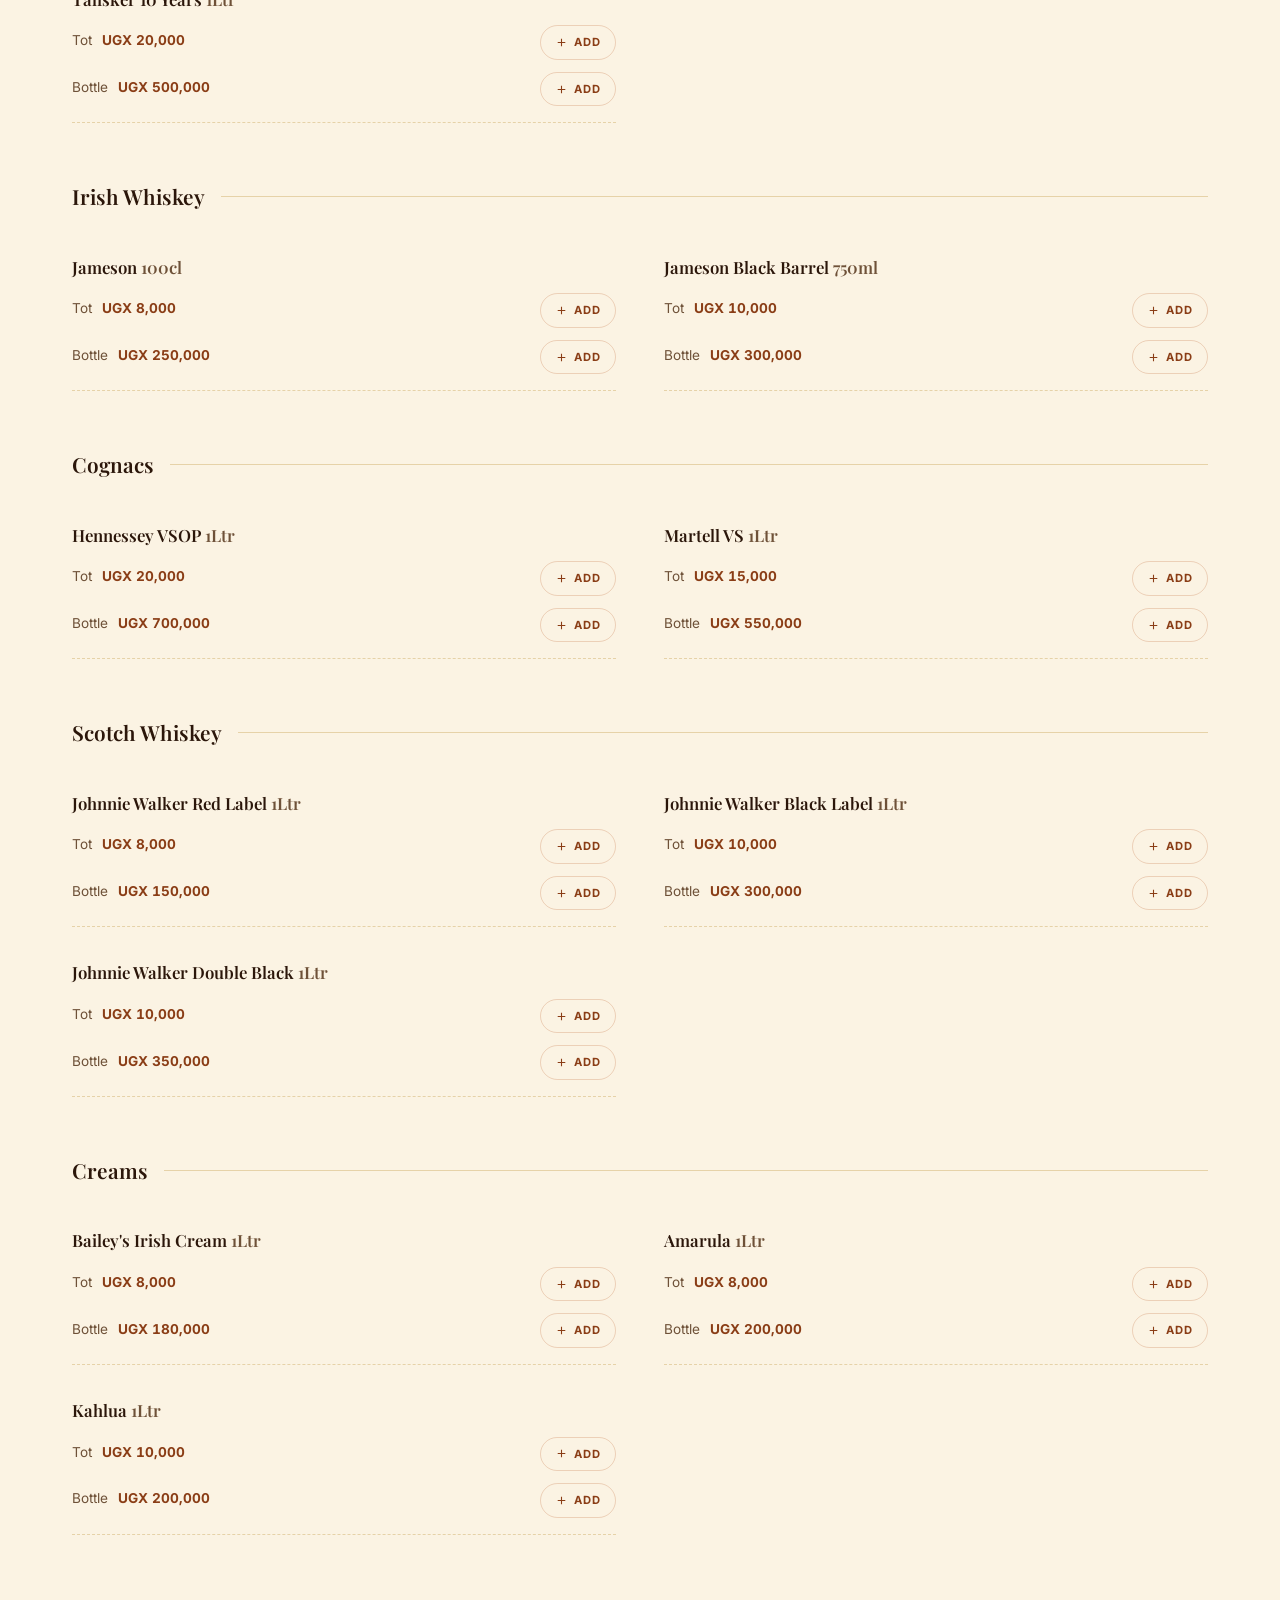
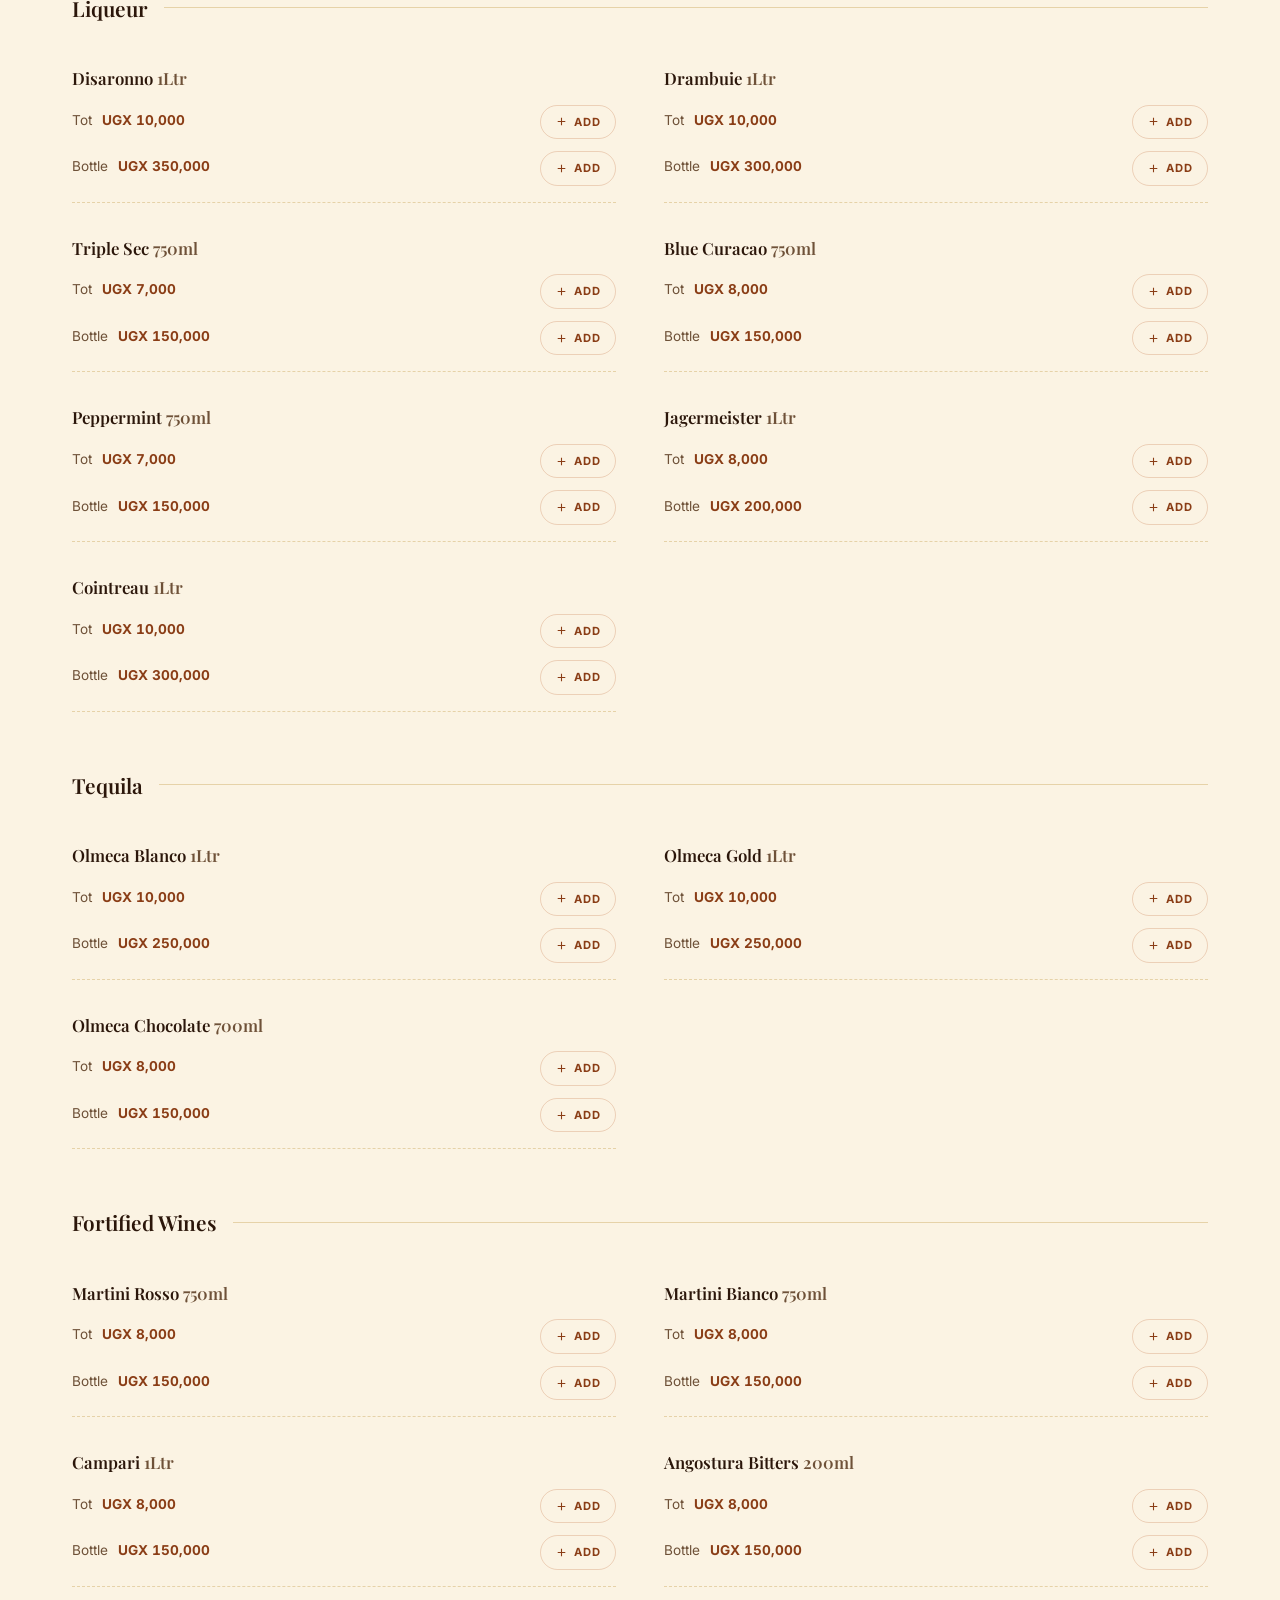
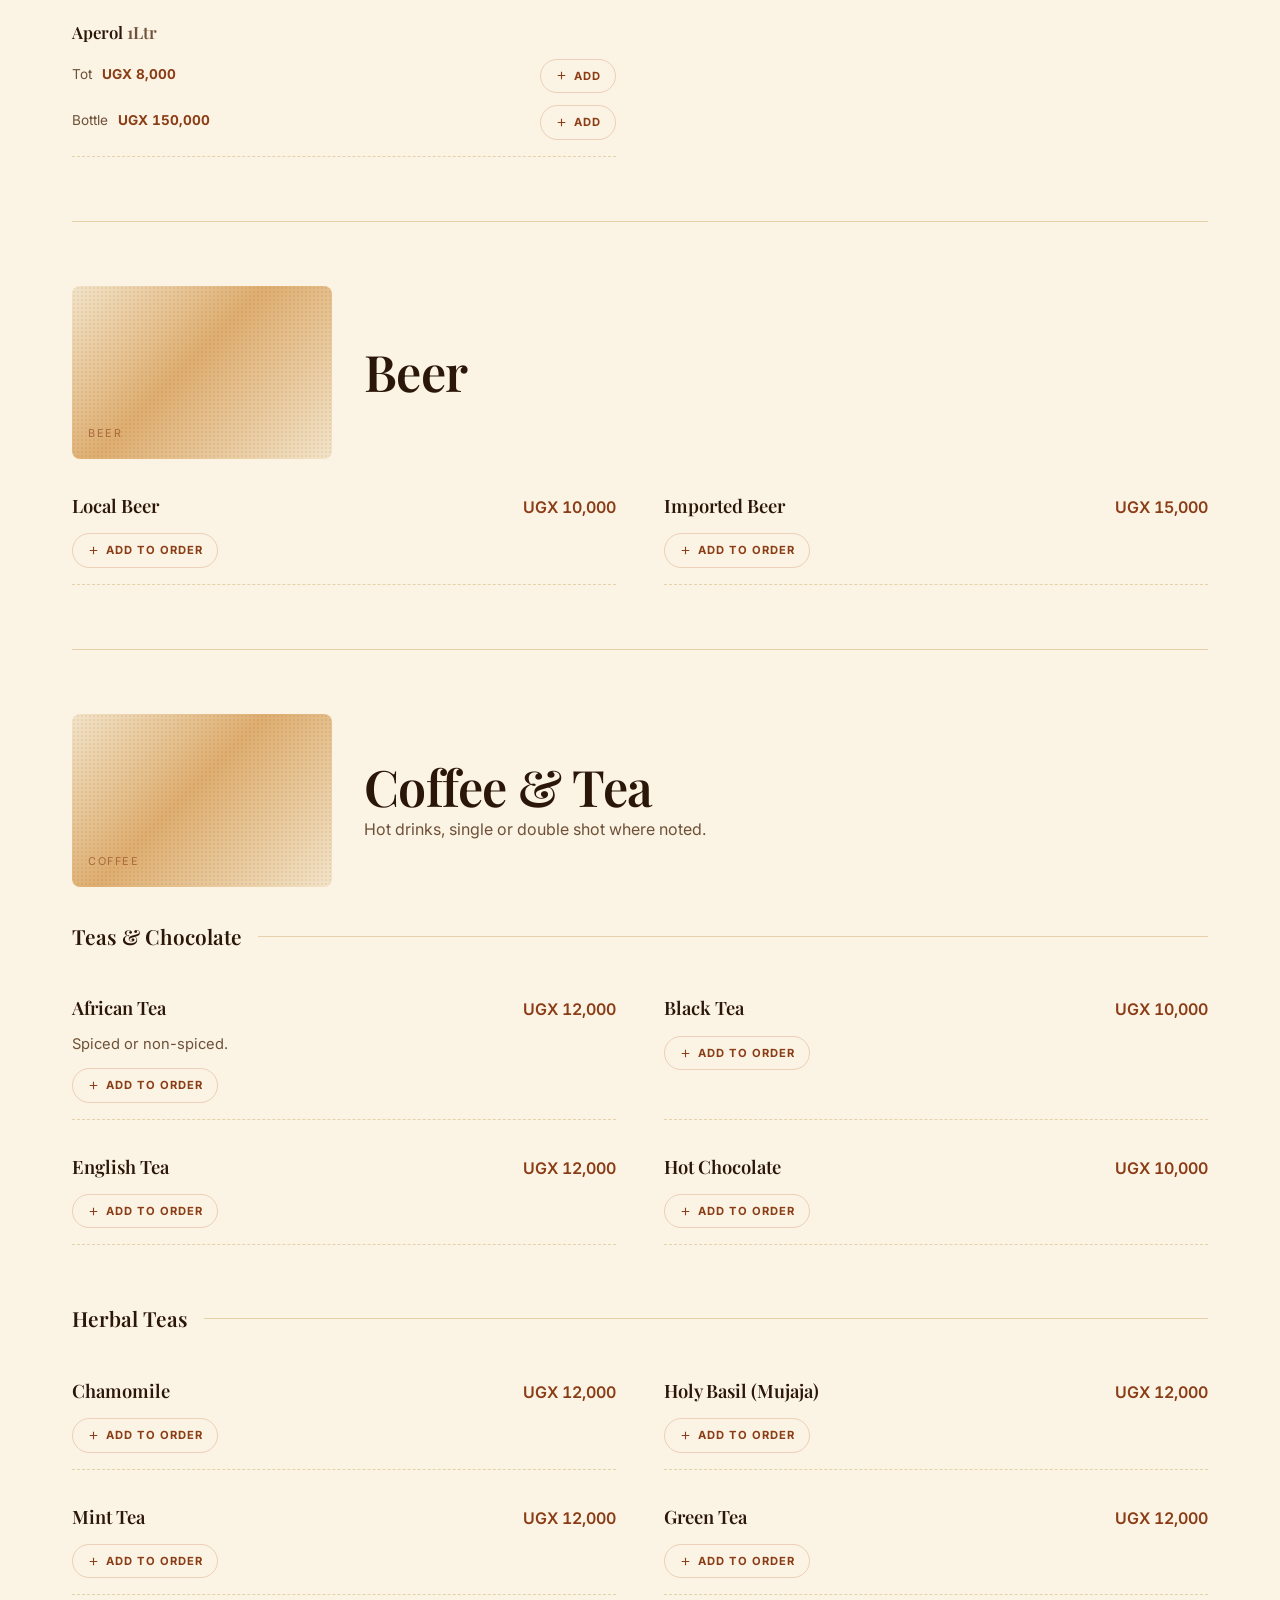
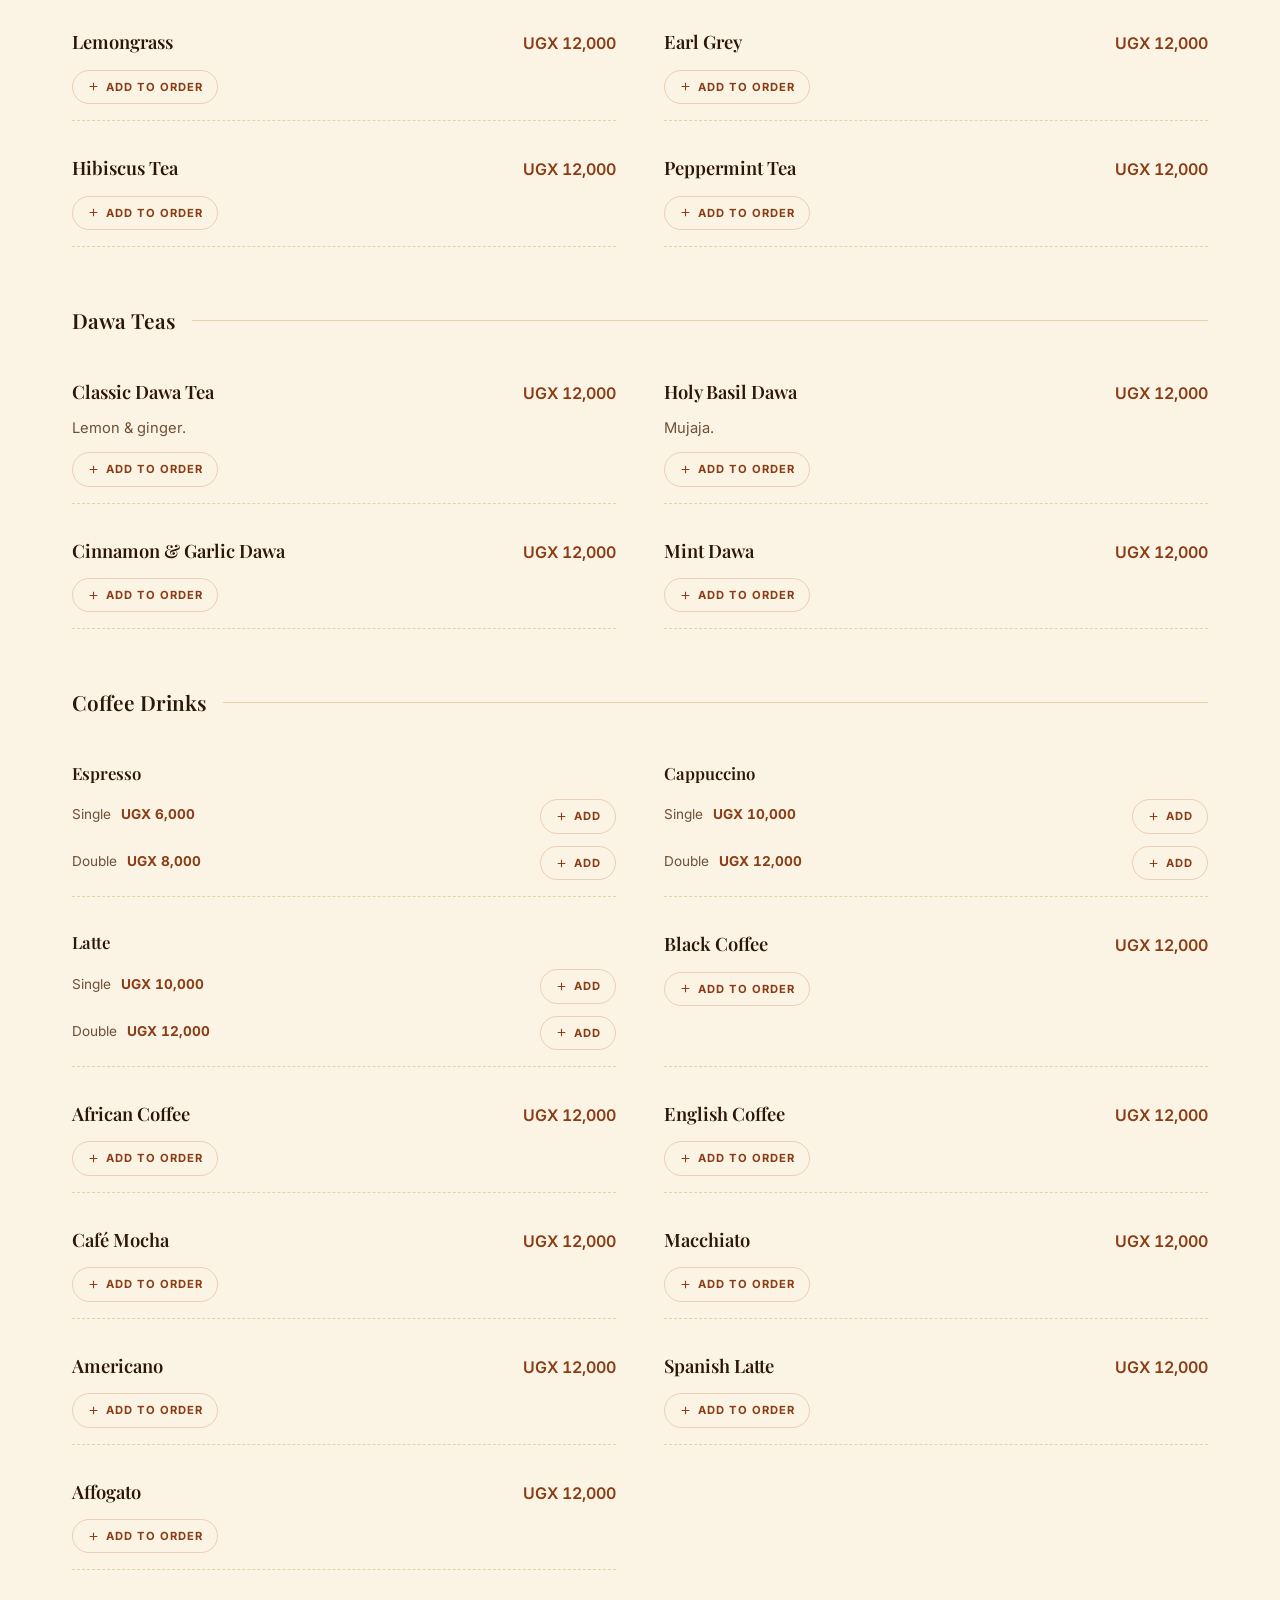
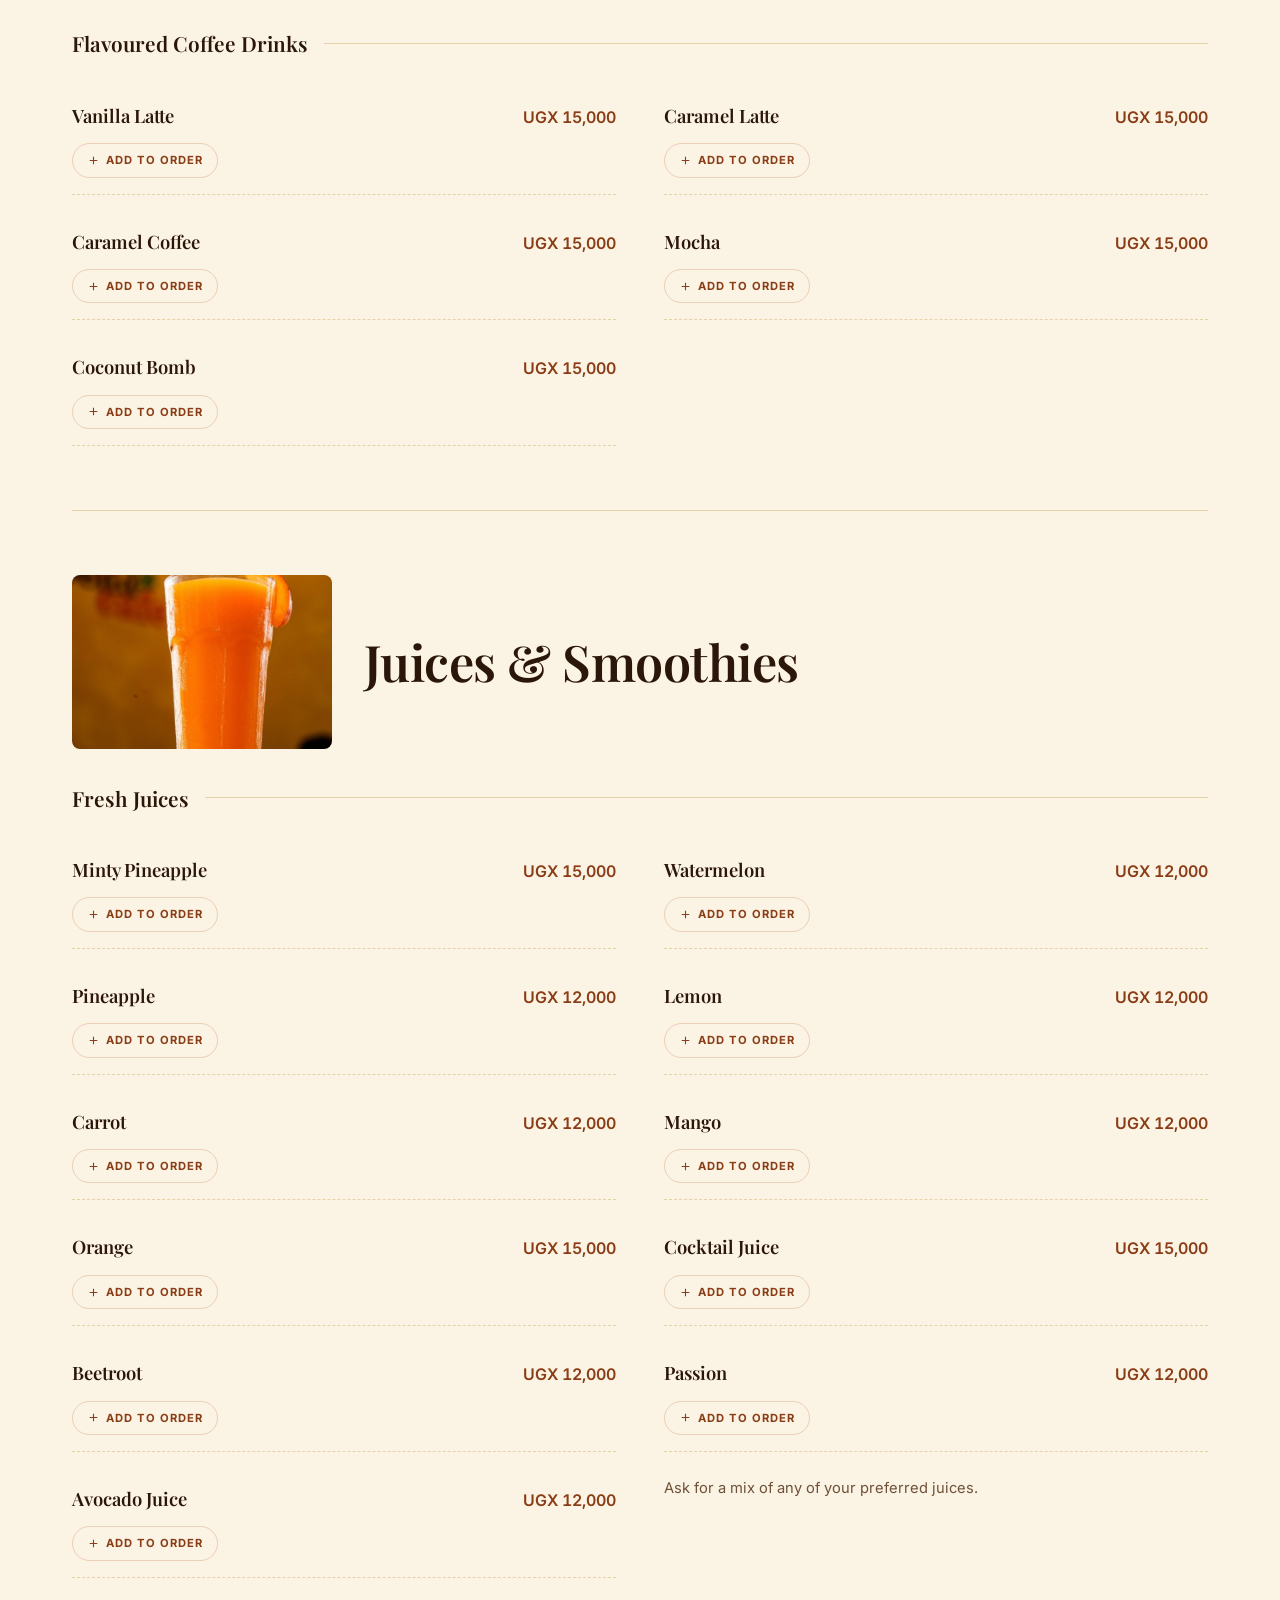
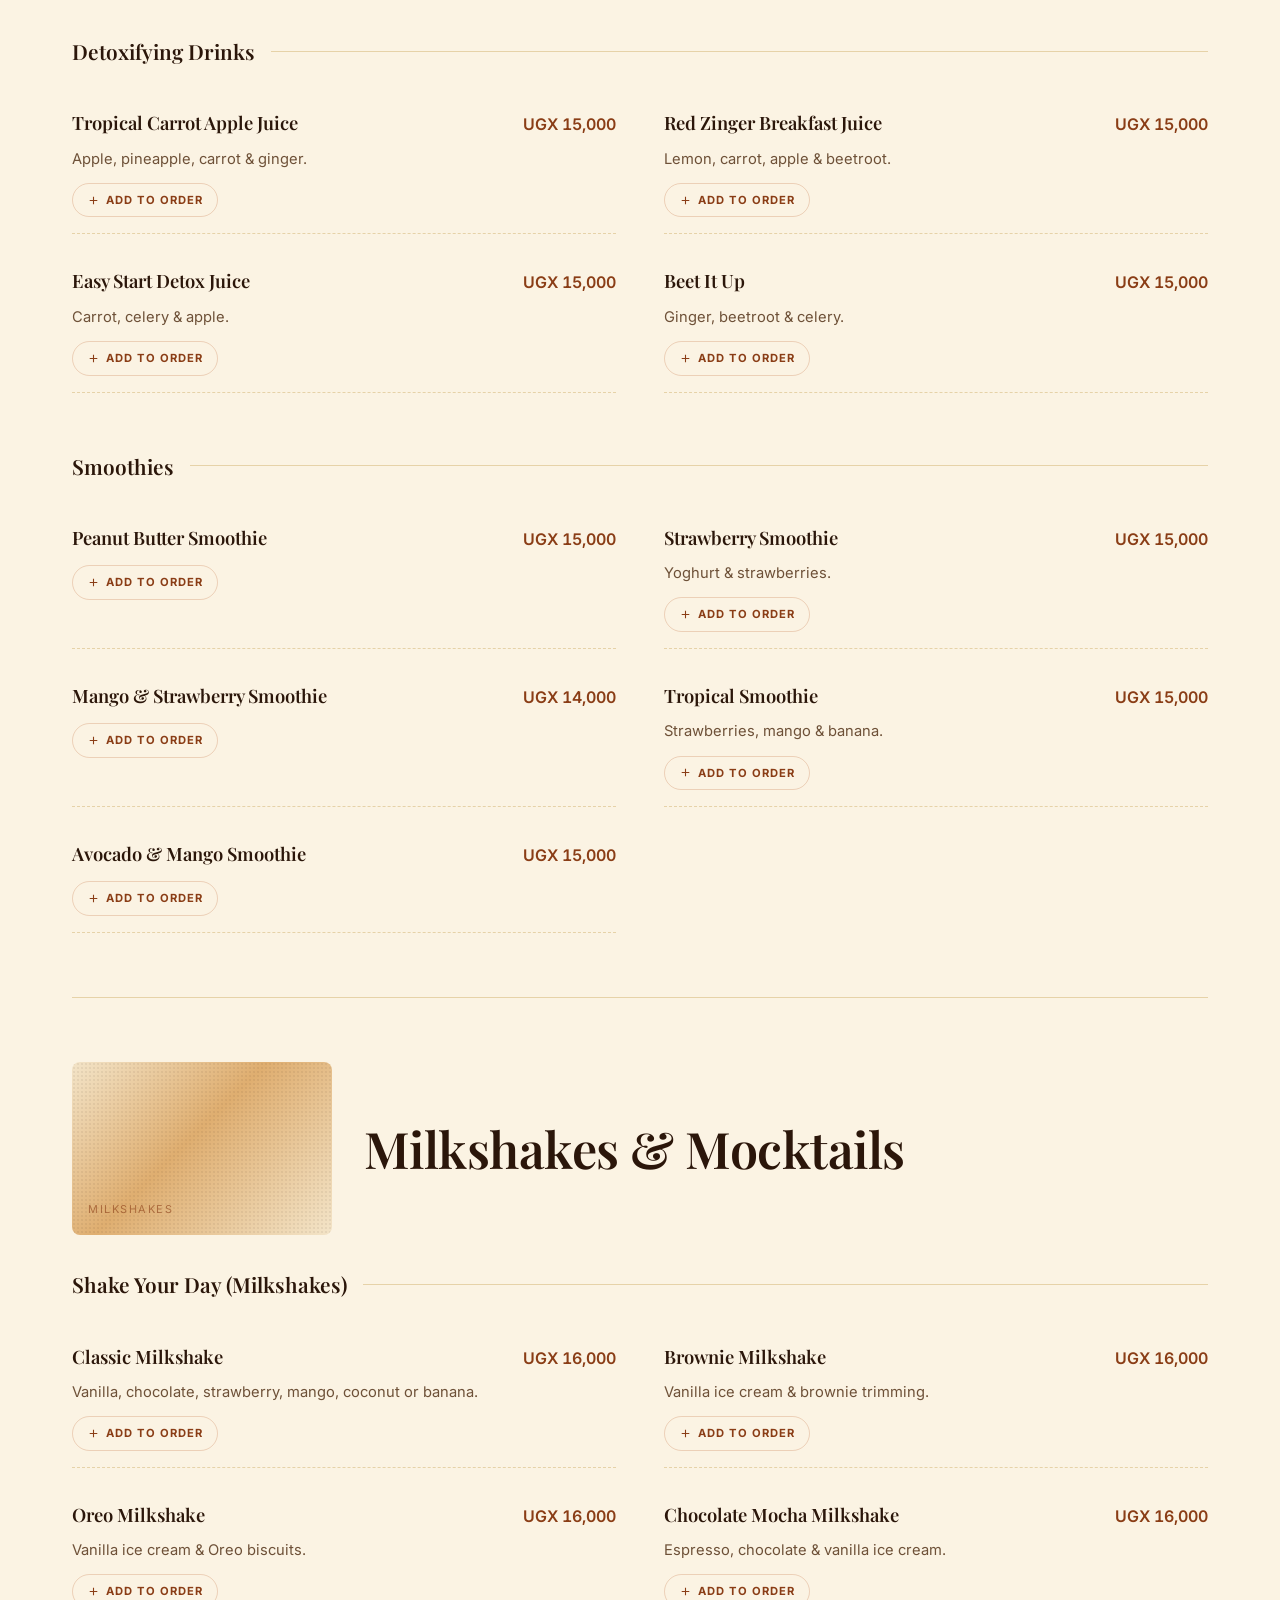
<file: drinks.html>
<!doctype html>
<html lang="en">
<head>
  <meta charset="UTF-8" />
  <meta name="viewport" content="width=device-width, initial-scale=1" />
  <title>Drinks — The Bend 25 Cafe</title>
  <meta name="description" content="The full drinks menu at The Bend 25 Cafe, Kampala — cocktails, wine, spirits, beer, coffee, tea, juices, smoothies and more. Build your order and send it on WhatsApp." />
  <link rel="icon" type="image/svg+xml" href="assets/img/favicon.svg" />
  <link rel="preconnect" href="https://fonts.googleapis.com" />
  <link rel="preconnect" href="https://fonts.gstatic.com" crossorigin />
  <link href="https://fonts.googleapis.com/css2?family=Inter:wght@400;500;600;700&family=Playfair+Display:ital,wght@0,500;0,600;0,700;1,500;1,600&display=swap" rel="stylesheet" />
  <link rel="stylesheet" href="assets/css/style.css" />
</head>
<body class="page-inner">
  <a class="skip-link" href="#main">Skip to content</a>

  <header class="nav">
    <div class="nav-inner">
      <a class="nav-brand" href="index.html" aria-label="The Bend 25 Cafe — Home">
        <img src="assets/img/logo.png" alt="The Bend 25 Cafe" class="logo-mark" />
      </a>

      <nav class="nav-links" aria-label="Primary">
        <a class="nav-link" href="index.html">Home</a>
        <a class="nav-link" href="menu.html">Menu</a>
        <a class="nav-link is-active" href="drinks.html">Drinks</a>
        <a class="nav-link" href="gallery.html">Gallery</a>
        <a class="nav-link" href="market.html">Market</a>
        <a class="nav-link" href="about.html">About</a>
        <a class="nav-link" href="contact.html">Contact</a>
      </nav>

      <div class="nav-actions">
        <a class="btn btn--primary btn--sm" href="tel:+256777484799">
          Reserve a Table
        </a>
        <button class="nav-toggle" aria-label="Open menu" aria-expanded="false" aria-controls="mobile-menu">
          <span></span><span></span><span></span>
        </button>
      </div>
    </div>
  </header>

  <div class="mobile-menu" id="mobile-menu">
    <nav aria-label="Mobile">
      <ul>
        <li><a href="index.html">Home</a></li>
        <li><a href="menu.html">Menu</a></li>
        <li><a href="drinks.html">Drinks</a></li>
        <li><a href="gallery.html">Gallery</a></li>
        <li><a href="market.html">Market</a></li>
        <li><a href="about.html">About</a></li>
        <li><a href="contact.html">Contact</a></li>
      </ul>
    </nav>
    <div class="cluster">
      <a class="btn btn--primary" href="https://wa.me/256777484799" target="_blank" rel="noopener">WhatsApp Us</a>
      <a class="btn btn--ghost-light" href="tel:+256777484799">Call Us</a>
    </div>
  </div>

  <main id="main">
    <section class="page-hero">
      <div class="container">
        <p class="eyebrow">The Drinks Menu</p>
        <h1>Cocktails, wine, coffee and everything in between.</h1>
        <p class="lede" style="margin-top: var(--space-4); max-width: 60ch">
          From the Barrel &amp; Bottle list to the coffee bar. Add drinks to your
          order, note any special requests, then send it all in one message on
          WhatsApp. Looking for food? See the
          <a href="menu.html">full food menu</a>.
        </p>
      </div>
    </section>

    <nav class="menu-tabs" aria-label="Drinks categories">
      <div class="container">
        <div class="menu-tabs-inner">
          <a class="menu-tab is-active" href="#cocktails">Cocktails</a>
          <a class="menu-tab" href="#wine">Wine</a>
          <a class="menu-tab" href="#spirits">Spirits</a>
          <a class="menu-tab" href="#beer">Beer</a>
          <a class="menu-tab" href="#coffee-tea">Coffee &amp; Tea</a>
          <a class="menu-tab" href="#juices-smoothies">Juices &amp; Smoothies</a>
          <a class="menu-tab" href="#milkshakes-mocktails">Milkshakes &amp; Mocktails</a>
          <a class="menu-tab" href="#iced-drinks">Iced Drinks</a>
          <a class="menu-tab" href="#soft-drinks">Soft Drinks</a>
        </div>
      </div>
    </nav>

    <div class="container">
      <section class="menu-category" id="cocktails">
        <div class="menu-category-head-visual">
          <div class="menu-category-cover"><img src="assets/img/drinks/cocktails.jpg" alt="Espresso martini garnished with a dried orange twist" loading="lazy" /></div>
          <div class="menu-category-head">
            <div>
              <h2>Cocktails</h2>
              <p>Shaken, stirred, and a few house originals.</p>
            </div>
          </div>
        </div>
        <div class="menu-list">
          <div class="menu-item">
            <div class="menu-item-row">
              <span class="menu-item-name">Long Island</span>
              <span class="menu-item-price">UGX 40,000</span>
            </div>
            <p class="menu-item-desc">Gin, vodka, tequila, rum, Cointreau &amp; coke.</p>
            <button type="button" class="add-item-btn" data-add-item data-id="long-island" data-name="Long Island" data-price="40000">
              <svg viewBox="0 0 24 24" fill="none" stroke="currentColor" stroke-width="2"><path d="M12 5v14M5 12h14"/></svg>
              Add to Order
            </button>
          </div>
          <div class="menu-item">
            <div class="menu-item-row">
              <span class="menu-item-name">Blue Mexico</span>
              <span class="menu-item-price">UGX 35,000</span>
            </div>
            <p class="menu-item-desc">Blue curacao, coconut cream, coconut syrup, vodka &amp; pineapple juice.</p>
            <button type="button" class="add-item-btn" data-add-item data-id="blue-mexico" data-name="Blue Mexico" data-price="35000">
              <svg viewBox="0 0 24 24" fill="none" stroke="currentColor" stroke-width="2"><path d="M12 5v14M5 12h14"/></svg>
              Add to Order
            </button>
          </div>
          <div class="menu-item">
            <div class="menu-item-row">
              <span class="menu-item-name">Margarita</span>
              <span class="menu-item-price">UGX 45,000</span>
            </div>
            <p class="menu-item-desc">Tequila, Cointreau &amp; lime juice.</p>
            <button type="button" class="add-item-btn" data-add-item data-id="margarita" data-name="Margarita" data-price="45000">
              <svg viewBox="0 0 24 24" fill="none" stroke="currentColor" stroke-width="2"><path d="M12 5v14M5 12h14"/></svg>
              Add to Order
            </button>
          </div>
          <div class="menu-item">
            <div class="menu-item-row">
              <span class="menu-item-name">Espresso Martini</span>
              <span class="menu-item-price">UGX 35,000</span>
            </div>
            <p class="menu-item-desc">Vodka, Irish cream &amp; espresso.</p>
            <button type="button" class="add-item-btn" data-add-item data-id="espresso-martini" data-name="Espresso Martini" data-price="35000">
              <svg viewBox="0 0 24 24" fill="none" stroke="currentColor" stroke-width="2"><path d="M12 5v14M5 12h14"/></svg>
              Add to Order
            </button>
          </div>
          <div class="menu-item">
            <div class="menu-item-row">
              <span class="menu-item-name">Wet Martini</span>
              <span class="menu-item-price">UGX 30,000</span>
            </div>
            <p class="menu-item-desc">Vodka &amp; sweet vermouth.</p>
            <button type="button" class="add-item-btn" data-add-item data-id="wet-martini" data-name="Wet Martini" data-price="30000">
              <svg viewBox="0 0 24 24" fill="none" stroke="currentColor" stroke-width="2"><path d="M12 5v14M5 12h14"/></svg>
              Add to Order
            </button>
          </div>
          <div class="menu-item">
            <div class="menu-item-row">
              <span class="menu-item-name">Dry Martini</span>
              <span class="menu-item-price">UGX 30,000</span>
            </div>
            <p class="menu-item-desc">Gin &amp; dry vermouth.</p>
            <button type="button" class="add-item-btn" data-add-item data-id="dry-martini" data-name="Dry Martini" data-price="30000">
              <svg viewBox="0 0 24 24" fill="none" stroke="currentColor" stroke-width="2"><path d="M12 5v14M5 12h14"/></svg>
              Add to Order
            </button>
          </div>
          <div class="menu-item">
            <div class="menu-item-row">
              <span class="menu-item-name">Tequila Sunrise</span>
              <span class="menu-item-price">UGX 40,000</span>
            </div>
            <p class="menu-item-desc">Tequila, grenadine &amp; orange juice.</p>
            <button type="button" class="add-item-btn" data-add-item data-id="tequila-sunrise" data-name="Tequila Sunrise" data-price="40000">
              <svg viewBox="0 0 24 24" fill="none" stroke="currentColor" stroke-width="2"><path d="M12 5v14M5 12h14"/></svg>
              Add to Order
            </button>
          </div>
          <div class="menu-item">
            <div class="menu-item-row">
              <span class="menu-item-name">Up The Hill</span>
              <span class="menu-item-price">UGX 40,000</span>
            </div>
            <p class="menu-item-desc">Vodka, Jagermeister, Cointreau &amp; ginger soda.</p>
            <button type="button" class="add-item-btn" data-add-item data-id="up-the-hill" data-name="Up The Hill" data-price="40000">
              <svg viewBox="0 0 24 24" fill="none" stroke="currentColor" stroke-width="2"><path d="M12 5v14M5 12h14"/></svg>
              Add to Order
            </button>
          </div>
          <div class="menu-item">
            <div class="menu-item-row">
              <span class="menu-item-name">Cosmopolitan</span>
              <span class="menu-item-price">UGX 30,000</span>
            </div>
            <p class="menu-item-desc">Vodka, cranberry juice &amp; Cointreau.</p>
            <button type="button" class="add-item-btn" data-add-item data-id="cosmopolitan" data-name="Cosmopolitan" data-price="30000">
              <svg viewBox="0 0 24 24" fill="none" stroke="currentColor" stroke-width="2"><path d="M12 5v14M5 12h14"/></svg>
              Add to Order
            </button>
          </div>
          <div class="menu-item">
            <div class="menu-item-row">
              <span class="menu-item-name">Manhattan</span>
              <span class="menu-item-price">UGX 35,000</span>
            </div>
            <p class="menu-item-desc">Whiskey &amp; vermouth.</p>
            <button type="button" class="add-item-btn" data-add-item data-id="manhattan" data-name="Manhattan" data-price="35000">
              <svg viewBox="0 0 24 24" fill="none" stroke="currentColor" stroke-width="2"><path d="M12 5v14M5 12h14"/></svg>
              Add to Order
            </button>
          </div>
          <div class="menu-item">
            <div class="menu-item-row">
              <span class="menu-item-name">Negroni</span>
              <span class="menu-item-price">UGX 40,000</span>
            </div>
            <p class="menu-item-desc">Gin, Campari &amp; sweet vermouth.</p>
            <button type="button" class="add-item-btn" data-add-item data-id="negroni" data-name="Negroni" data-price="40000">
              <svg viewBox="0 0 24 24" fill="none" stroke="currentColor" stroke-width="2"><path d="M12 5v14M5 12h14"/></svg>
              Add to Order
            </button>
          </div>
          <div class="menu-item">
            <div class="menu-item-row">
              <span class="menu-item-name">The Bend 25</span>
              <span class="menu-item-price">UGX 35,000</span>
            </div>
            <p class="menu-item-desc">Whiskey, vodka, rum, sour mix &amp; peach.</p>
            <button type="button" class="add-item-btn" data-add-item data-id="the-bend-25" data-name="The Bend 25" data-price="35000">
              <svg viewBox="0 0 24 24" fill="none" stroke="currentColor" stroke-width="2"><path d="M12 5v14M5 12h14"/></svg>
              Add to Order
            </button>
          </div>
          <div class="menu-item">
            <div class="menu-item-row">
              <span class="menu-item-name">Mojito</span>
              <span class="menu-item-price">UGX 30,000</span>
            </div>
            <p class="menu-item-desc">Rum, mint, lime juice &amp; simple syrup.</p>
            <button type="button" class="add-item-btn" data-add-item data-id="mojito" data-name="Mojito" data-price="30000">
              <svg viewBox="0 0 24 24" fill="none" stroke="currentColor" stroke-width="2"><path d="M12 5v14M5 12h14"/></svg>
              Add to Order
            </button>
          </div>
          <div class="menu-item">
            <div class="menu-item-row">
              <span class="menu-item-name">Sangria Pitcher</span>
              <span class="menu-item-price">UGX 150,000</span>
            </div>
            <p class="menu-item-desc">Fruit chunks, orange juice &amp; brandy (wine option).</p>
            <button type="button" class="add-item-btn" data-add-item data-id="sangria-pitcher" data-name="Sangria Pitcher" data-price="150000">
              <svg viewBox="0 0 24 24" fill="none" stroke="currentColor" stroke-width="2"><path d="M12 5v14M5 12h14"/></svg>
              Add to Order
            </button>
          </div>
          <div class="menu-item">
            <div class="menu-item-row">
              <span class="menu-item-name">The Four Musketeers</span>
              <span class="menu-item-price">UGX 45,000</span>
            </div>
            <p class="menu-item-desc">Jack Daniels, Red Label, Jameson &amp; Chivas.</p>
            <button type="button" class="add-item-btn" data-add-item data-id="the-four-musketeers" data-name="The Four Musketeers" data-price="45000">
              <svg viewBox="0 0 24 24" fill="none" stroke="currentColor" stroke-width="2"><path d="M12 5v14M5 12h14"/></svg>
              Add to Order
            </button>
          </div>
          <div class="menu-item">
            <div class="menu-item-row">
              <span class="menu-item-name">Mimosa</span>
              <span class="menu-item-price">UGX 35,000</span>
            </div>
            <p class="menu-item-desc">Orange juice &amp; sparkling wine.</p>
            <button type="button" class="add-item-btn" data-add-item data-id="mimosa" data-name="Mimosa" data-price="35000">
              <svg viewBox="0 0 24 24" fill="none" stroke="currentColor" stroke-width="2"><path d="M12 5v14M5 12h14"/></svg>
              Add to Order
            </button>
          </div>
        </div>
      </section>

      <section class="menu-category" id="wine">
        <div class="menu-category-head-visual">
          <div class="photo-block menu-category-cover" data-label="Wine"></div>
          <div class="menu-category-head">
            <div>
              <h2>Wine</h2>
              <p>By the glass where available, or the full bottle.</p>
            </div>
          </div>
        </div>
        <div class="menu-list">
          <p class="menu-subhead">White Wines</p>
          <div class="menu-item menu-item--dual">
            <div class="menu-item-row">
              <span class="menu-item-name">Baron D'Arignac Sweet <span class="muted">750ml</span></span>
            </div>
            <div class="menu-item-tier">
              <span>Glass <strong>UGX 20,000</strong></span>
              <button type="button" class="add-item-btn add-item-btn--sm" data-add-item data-id="baron-d-arignac-sweet-750ml-glass" data-name="Baron D'Arignac Sweet 750ml (Glass)" data-price="20000">
                <svg viewBox="0 0 24 24" fill="none" stroke="currentColor" stroke-width="2"><path d="M12 5v14M5 12h14"/></svg>
                Add
              </button>
            </div>
            <div class="menu-item-tier">
              <span>Bottle <strong>UGX 100,000</strong></span>
              <button type="button" class="add-item-btn add-item-btn--sm" data-add-item data-id="baron-d-arignac-sweet-750ml-bottle" data-name="Baron D'Arignac Sweet 750ml (Bottle)" data-price="100000">
                <svg viewBox="0 0 24 24" fill="none" stroke="currentColor" stroke-width="2"><path d="M12 5v14M5 12h14"/></svg>
                Add
              </button>
            </div>
          </div>
          <div class="menu-item menu-item--dual">
            <div class="menu-item-row">
              <span class="menu-item-name">Baron D'Arignac Dry White <span class="muted">750ml</span></span>
            </div>
            <div class="menu-item-tier">
              <span>Glass <strong>UGX 20,000</strong></span>
              <button type="button" class="add-item-btn add-item-btn--sm" data-add-item data-id="baron-d-arignac-dry-white-750ml-glass" data-name="Baron D'Arignac Dry White 750ml (Glass)" data-price="20000">
                <svg viewBox="0 0 24 24" fill="none" stroke="currentColor" stroke-width="2"><path d="M12 5v14M5 12h14"/></svg>
                Add
              </button>
            </div>
            <div class="menu-item-tier">
              <span>Bottle <strong>UGX 100,000</strong></span>
              <button type="button" class="add-item-btn add-item-btn--sm" data-add-item data-id="baron-d-arignac-dry-white-750ml-bottle" data-name="Baron D'Arignac Dry White 750ml (Bottle)" data-price="100000">
                <svg viewBox="0 0 24 24" fill="none" stroke="currentColor" stroke-width="2"><path d="M12 5v14M5 12h14"/></svg>
                Add
              </button>
            </div>
          </div>
          <div class="menu-item">
            <div class="menu-item-row">
              <span class="menu-item-name">Calvet Chardonnay 750ml</span>
              <span class="menu-item-price">UGX 120,000</span>
            </div>
            <button type="button" class="add-item-btn" data-add-item data-id="calvet-chardonnay-750ml-bottle" data-name="Calvet Chardonnay 750ml" data-price="120000">
              <svg viewBox="0 0 24 24" fill="none" stroke="currentColor" stroke-width="2"><path d="M12 5v14M5 12h14"/></svg>
              Add to Order
            </button>
          </div>
          <div class="menu-item">
            <div class="menu-item-row">
              <span class="menu-item-name">Jacob's Creek Chardonnay Reserve 750ml</span>
              <span class="menu-item-price">UGX 150,000</span>
            </div>
            <button type="button" class="add-item-btn" data-add-item data-id="jacob-s-creek-chardonnay-reserve-750ml-bottle" data-name="Jacob's Creek Chardonnay Reserve 750ml" data-price="150000">
              <svg viewBox="0 0 24 24" fill="none" stroke="currentColor" stroke-width="2"><path d="M12 5v14M5 12h14"/></svg>
              Add to Order
            </button>
          </div>
          <div class="menu-item">
            <div class="menu-item-row">
              <span class="menu-item-name">Frogolino Bianco 750ml</span>
              <span class="menu-item-price">UGX 120,000</span>
            </div>
            <button type="button" class="add-item-btn" data-add-item data-id="frogolino-bianco-750ml-bottle" data-name="Frogolino Bianco 750ml" data-price="120000">
              <svg viewBox="0 0 24 24" fill="none" stroke="currentColor" stroke-width="2"><path d="M12 5v14M5 12h14"/></svg>
              Add to Order
            </button>
          </div>
          <p class="menu-subhead">Red Wines</p>
          <div class="menu-item menu-item--dual">
            <div class="menu-item-row">
              <span class="menu-item-name">Baron D'Arignac Sweet Red <span class="muted">750ml</span></span>
            </div>
            <div class="menu-item-tier">
              <span>Glass <strong>UGX 20,000</strong></span>
              <button type="button" class="add-item-btn add-item-btn--sm" data-add-item data-id="baron-d-arignac-sweet-red-750ml-glass" data-name="Baron D'Arignac Sweet Red 750ml (Glass)" data-price="20000">
                <svg viewBox="0 0 24 24" fill="none" stroke="currentColor" stroke-width="2"><path d="M12 5v14M5 12h14"/></svg>
                Add
              </button>
            </div>
            <div class="menu-item-tier">
              <span>Bottle <strong>UGX 100,000</strong></span>
              <button type="button" class="add-item-btn add-item-btn--sm" data-add-item data-id="baron-d-arignac-sweet-red-750ml-bottle" data-name="Baron D'Arignac Sweet Red 750ml (Bottle)" data-price="100000">
                <svg viewBox="0 0 24 24" fill="none" stroke="currentColor" stroke-width="2"><path d="M12 5v14M5 12h14"/></svg>
                Add
              </button>
            </div>
          </div>
          <div class="menu-item menu-item--dual">
            <div class="menu-item-row">
              <span class="menu-item-name">Baron D'Arignac Red Dry <span class="muted">750ml</span></span>
            </div>
            <div class="menu-item-tier">
              <span>Glass <strong>UGX 20,000</strong></span>
              <button type="button" class="add-item-btn add-item-btn--sm" data-add-item data-id="baron-d-arignac-red-dry-750ml-glass" data-name="Baron D'Arignac Red Dry 750ml (Glass)" data-price="20000">
                <svg viewBox="0 0 24 24" fill="none" stroke="currentColor" stroke-width="2"><path d="M12 5v14M5 12h14"/></svg>
                Add
              </button>
            </div>
            <div class="menu-item-tier">
              <span>Bottle <strong>UGX 100,000</strong></span>
              <button type="button" class="add-item-btn add-item-btn--sm" data-add-item data-id="baron-d-arignac-red-dry-750ml-bottle" data-name="Baron D'Arignac Red Dry 750ml (Bottle)" data-price="100000">
                <svg viewBox="0 0 24 24" fill="none" stroke="currentColor" stroke-width="2"><path d="M12 5v14M5 12h14"/></svg>
                Add
              </button>
            </div>
          </div>
          <div class="menu-item">
            <div class="menu-item-row">
              <span class="menu-item-name">Frogolino Rosso 750ml</span>
              <span class="menu-item-price">UGX 120,000</span>
            </div>
            <button type="button" class="add-item-btn" data-add-item data-id="frogolino-rosso-750ml-bottle" data-name="Frogolino Rosso 750ml" data-price="120000">
              <svg viewBox="0 0 24 24" fill="none" stroke="currentColor" stroke-width="2"><path d="M12 5v14M5 12h14"/></svg>
              Add to Order
            </button>
          </div>
          <div class="menu-item">
            <div class="menu-item-row">
              <span class="menu-item-name">KWV Classic Pinotage 750ml</span>
              <span class="menu-item-price">UGX 150,000</span>
            </div>
            <button type="button" class="add-item-btn" data-add-item data-id="kwv-classic-pinotage-750ml-bottle" data-name="KWV Classic Pinotage 750ml" data-price="150000">
              <svg viewBox="0 0 24 24" fill="none" stroke="currentColor" stroke-width="2"><path d="M12 5v14M5 12h14"/></svg>
              Add to Order
            </button>
          </div>
          <div class="menu-item">
            <div class="menu-item-row">
              <span class="menu-item-name">Chateauneuf-du-Pape 750ml</span>
              <span class="menu-item-price">UGX 400,000</span>
            </div>
            <button type="button" class="add-item-btn" data-add-item data-id="chateauneuf-du-pape-750ml-bottle" data-name="Chateauneuf-du-Pape 750ml" data-price="400000">
              <svg viewBox="0 0 24 24" fill="none" stroke="currentColor" stroke-width="2"><path d="M12 5v14M5 12h14"/></svg>
              Add to Order
            </button>
          </div>
          <p class="menu-subhead">Sparkling Wines</p>
          <div class="menu-item">
            <div class="menu-item-row">
              <span class="menu-item-name">Prosecco Extra Dry White 750ml</span>
              <span class="menu-item-price">UGX 200,000</span>
            </div>
            <button type="button" class="add-item-btn" data-add-item data-id="prosecco-extra-dry-white-750ml-bottle" data-name="Prosecco Extra Dry White 750ml" data-price="200000">
              <svg viewBox="0 0 24 24" fill="none" stroke="currentColor" stroke-width="2"><path d="M12 5v14M5 12h14"/></svg>
              Add to Order
            </button>
          </div>
          <div class="menu-item">
            <div class="menu-item-row">
              <span class="menu-item-name">Prosecco Extra Dry Rose 750ml</span>
              <span class="menu-item-price">UGX 200,000</span>
            </div>
            <button type="button" class="add-item-btn" data-add-item data-id="prosecco-extra-dry-rose-750ml-bottle" data-name="Prosecco Extra Dry Rose 750ml" data-price="200000">
              <svg viewBox="0 0 24 24" fill="none" stroke="currentColor" stroke-width="2"><path d="M12 5v14M5 12h14"/></svg>
              Add to Order
            </button>
          </div>
          <div class="menu-item">
            <div class="menu-item-row">
              <span class="menu-item-name">Calvet Brut 750ml</span>
              <span class="menu-item-price">UGX 200,000</span>
            </div>
            <button type="button" class="add-item-btn" data-add-item data-id="calvet-brut-750ml-bottle" data-name="Calvet Brut 750ml" data-price="200000">
              <svg viewBox="0 0 24 24" fill="none" stroke="currentColor" stroke-width="2"><path d="M12 5v14M5 12h14"/></svg>
              Add to Order
            </button>
          </div>
          <div class="menu-item">
            <div class="menu-item-row">
              <span class="menu-item-name">Baron D'Arignac Brut 750ml</span>
              <span class="menu-item-price">UGX 100,000</span>
            </div>
            <button type="button" class="add-item-btn" data-add-item data-id="baron-d-arignac-brut-750ml-bottle" data-name="Baron D'Arignac Brut 750ml" data-price="100000">
              <svg viewBox="0 0 24 24" fill="none" stroke="currentColor" stroke-width="2"><path d="M12 5v14M5 12h14"/></svg>
              Add to Order
            </button>
          </div>
          <p class="menu-subhead">Champagne</p>
          <div class="menu-item">
            <div class="menu-item-row">
              <span class="menu-item-name">Moet &amp; Chandon Nectar 750ml</span>
              <span class="menu-item-price">UGX 500,000</span>
            </div>
            <button type="button" class="add-item-btn" data-add-item data-id="moet-chandon-nectar-750ml-bottle" data-name="Moet &amp; Chandon Nectar 750ml" data-price="500000">
              <svg viewBox="0 0 24 24" fill="none" stroke="currentColor" stroke-width="2"><path d="M12 5v14M5 12h14"/></svg>
              Add to Order
            </button>
          </div>
          <div class="menu-item">
            <div class="menu-item-row">
              <span class="menu-item-name">Moet &amp; Chandon Rose 750ml</span>
              <span class="menu-item-price">UGX 500,000</span>
            </div>
            <button type="button" class="add-item-btn" data-add-item data-id="moet-chandon-rose-750ml-bottle" data-name="Moet &amp; Chandon Rose 750ml" data-price="500000">
              <svg viewBox="0 0 24 24" fill="none" stroke="currentColor" stroke-width="2"><path d="M12 5v14M5 12h14"/></svg>
              Add to Order
            </button>
          </div>
          <div class="menu-item">
            <div class="menu-item-row">
              <span class="menu-item-name">Veuve Brut 750ml</span>
              <span class="menu-item-price">UGX 500,000</span>
            </div>
            <button type="button" class="add-item-btn" data-add-item data-id="veuve-brut-750ml-bottle" data-name="Veuve Brut 750ml" data-price="500000">
              <svg viewBox="0 0 24 24" fill="none" stroke="currentColor" stroke-width="2"><path d="M12 5v14M5 12h14"/></svg>
              Add to Order
            </button>
          </div>
          <div class="menu-item">
            <div class="menu-item-row">
              <span class="menu-item-name">Veuve Rose 750ml</span>
              <span class="menu-item-price">UGX 500,000</span>
            </div>
            <button type="button" class="add-item-btn" data-add-item data-id="veuve-rose-750ml-bottle" data-name="Veuve Rose 750ml" data-price="500000">
              <svg viewBox="0 0 24 24" fill="none" stroke="currentColor" stroke-width="2"><path d="M12 5v14M5 12h14"/></svg>
              Add to Order
            </button>
          </div>
        </div>
      </section>

      <section class="menu-category" id="spirits">
        <div class="menu-category-head-visual">
          <div class="photo-block menu-category-cover" data-label="Spirits"></div>
          <div class="menu-category-head">
            <div>
              <h2>Spirits</h2>
              <p>Priced by the tot or the full bottle.</p>
            </div>
          </div>
        </div>
        <div class="menu-list">
          <p class="menu-subhead">Gin</p>
          <div class="menu-item menu-item--dual">
            <div class="menu-item-row">
              <span class="menu-item-name">Uganda Waragi Coconut <span class="muted">750ml</span></span>
            </div>
            <div class="menu-item-tier">
              <span>Tot <strong>UGX 7,000</strong></span>
              <button type="button" class="add-item-btn add-item-btn--sm" data-add-item data-id="uganda-waragi-coconut-750ml-tot" data-name="Uganda Waragi Coconut 750ml (Tot)" data-price="7000">
                <svg viewBox="0 0 24 24" fill="none" stroke="currentColor" stroke-width="2"><path d="M12 5v14M5 12h14"/></svg>
                Add
              </button>
            </div>
            <div class="menu-item-tier">
              <span>Bottle <strong>UGX 70,000</strong></span>
              <button type="button" class="add-item-btn add-item-btn--sm" data-add-item data-id="uganda-waragi-coconut-750ml-bottle" data-name="Uganda Waragi Coconut 750ml (Bottle)" data-price="70000">
                <svg viewBox="0 0 24 24" fill="none" stroke="currentColor" stroke-width="2"><path d="M12 5v14M5 12h14"/></svg>
                Add
              </button>
            </div>
          </div>
          <div class="menu-item menu-item--dual">
            <div class="menu-item-row">
              <span class="menu-item-name">Uganda Waragi Premium <span class="muted">750ml</span></span>
            </div>
            <div class="menu-item-tier">
              <span>Tot <strong>UGX 7,000</strong></span>
              <button type="button" class="add-item-btn add-item-btn--sm" data-add-item data-id="uganda-waragi-premium-750ml-tot" data-name="Uganda Waragi Premium 750ml (Tot)" data-price="7000">
                <svg viewBox="0 0 24 24" fill="none" stroke="currentColor" stroke-width="2"><path d="M12 5v14M5 12h14"/></svg>
                Add
              </button>
            </div>
            <div class="menu-item-tier">
              <span>Bottle <strong>UGX 70,000</strong></span>
              <button type="button" class="add-item-btn add-item-btn--sm" data-add-item data-id="uganda-waragi-premium-750ml-bottle" data-name="Uganda Waragi Premium 750ml (Bottle)" data-price="70000">
                <svg viewBox="0 0 24 24" fill="none" stroke="currentColor" stroke-width="2"><path d="M12 5v14M5 12h14"/></svg>
                Add
              </button>
            </div>
          </div>
          <div class="menu-item menu-item--dual">
            <div class="menu-item-row">
              <span class="menu-item-name">Uganda Waragi Lemon &amp; Ginger <span class="muted">750ml</span></span>
            </div>
            <div class="menu-item-tier">
              <span>Tot <strong>UGX 8,000</strong></span>
              <button type="button" class="add-item-btn add-item-btn--sm" data-add-item data-id="uganda-waragi-lemon-ginger-750ml-tot" data-name="Uganda Waragi Lemon &amp; Ginger 750ml (Tot)" data-price="8000">
                <svg viewBox="0 0 24 24" fill="none" stroke="currentColor" stroke-width="2"><path d="M12 5v14M5 12h14"/></svg>
                Add
              </button>
            </div>
            <div class="menu-item-tier">
              <span>Bottle <strong>UGX 80,000</strong></span>
              <button type="button" class="add-item-btn add-item-btn--sm" data-add-item data-id="uganda-waragi-lemon-ginger-750ml-bottle" data-name="Uganda Waragi Lemon &amp; Ginger 750ml (Bottle)" data-price="80000">
                <svg viewBox="0 0 24 24" fill="none" stroke="currentColor" stroke-width="2"><path d="M12 5v14M5 12h14"/></svg>
                Add
              </button>
            </div>
          </div>
          <div class="menu-item menu-item--dual">
            <div class="menu-item-row">
              <span class="menu-item-name">Gilbey's <span class="muted">750ml</span></span>
            </div>
            <div class="menu-item-tier">
              <span>Tot <strong>UGX 7,000</strong></span>
              <button type="button" class="add-item-btn add-item-btn--sm" data-add-item data-id="gilbey-s-750ml-tot" data-name="Gilbey's 750ml (Tot)" data-price="7000">
                <svg viewBox="0 0 24 24" fill="none" stroke="currentColor" stroke-width="2"><path d="M12 5v14M5 12h14"/></svg>
                Add
              </button>
            </div>
            <div class="menu-item-tier">
              <span>Bottle <strong>UGX 100,000</strong></span>
              <button type="button" class="add-item-btn add-item-btn--sm" data-add-item data-id="gilbey-s-750ml-bottle" data-name="Gilbey's 750ml (Bottle)" data-price="100000">
                <svg viewBox="0 0 24 24" fill="none" stroke="currentColor" stroke-width="2"><path d="M12 5v14M5 12h14"/></svg>
                Add
              </button>
            </div>
          </div>
          <div class="menu-item menu-item--dual">
            <div class="menu-item-row">
              <span class="menu-item-name">Gordon's Dry Gin <span class="muted">1Ltr</span></span>
            </div>
            <div class="menu-item-tier">
              <span>Tot <strong>UGX 8,000</strong></span>
              <button type="button" class="add-item-btn add-item-btn--sm" data-add-item data-id="gordon-s-dry-gin-1ltr-tot" data-name="Gordon's Dry Gin 1Ltr (Tot)" data-price="8000">
                <svg viewBox="0 0 24 24" fill="none" stroke="currentColor" stroke-width="2"><path d="M12 5v14M5 12h14"/></svg>
                Add
              </button>
            </div>
            <div class="menu-item-tier">
              <span>Bottle <strong>UGX 150,000</strong></span>
              <button type="button" class="add-item-btn add-item-btn--sm" data-add-item data-id="gordon-s-dry-gin-1ltr-bottle" data-name="Gordon's Dry Gin 1Ltr (Bottle)" data-price="150000">
                <svg viewBox="0 0 24 24" fill="none" stroke="currentColor" stroke-width="2"><path d="M12 5v14M5 12h14"/></svg>
                Add
              </button>
            </div>
          </div>
          <div class="menu-item menu-item--dual">
            <div class="menu-item-row">
              <span class="menu-item-name">Bombay Sapphire <span class="muted">1Ltr</span></span>
            </div>
            <div class="menu-item-tier">
              <span>Tot <strong>UGX 10,000</strong></span>
              <button type="button" class="add-item-btn add-item-btn--sm" data-add-item data-id="bombay-sapphire-1ltr-tot" data-name="Bombay Sapphire 1Ltr (Tot)" data-price="10000">
                <svg viewBox="0 0 24 24" fill="none" stroke="currentColor" stroke-width="2"><path d="M12 5v14M5 12h14"/></svg>
                Add
              </button>
            </div>
            <div class="menu-item-tier">
              <span>Bottle <strong>UGX 250,000</strong></span>
              <button type="button" class="add-item-btn add-item-btn--sm" data-add-item data-id="bombay-sapphire-1ltr-bottle" data-name="Bombay Sapphire 1Ltr (Bottle)" data-price="250000">
                <svg viewBox="0 0 24 24" fill="none" stroke="currentColor" stroke-width="2"><path d="M12 5v14M5 12h14"/></svg>
                Add
              </button>
            </div>
          </div>
          <p class="menu-subhead">Vodka</p>
          <div class="menu-item menu-item--dual">
            <div class="menu-item-row">
              <span class="menu-item-name">Smirnoff <span class="muted">750ml</span></span>
            </div>
            <div class="menu-item-tier">
              <span>Tot <strong>UGX 8,000</strong></span>
              <button type="button" class="add-item-btn add-item-btn--sm" data-add-item data-id="smirnoff-750ml-tot" data-name="Smirnoff 750ml (Tot)" data-price="8000">
                <svg viewBox="0 0 24 24" fill="none" stroke="currentColor" stroke-width="2"><path d="M12 5v14M5 12h14"/></svg>
                Add
              </button>
            </div>
            <div class="menu-item-tier">
              <span>Bottle <strong>UGX 70,000</strong></span>
              <button type="button" class="add-item-btn add-item-btn--sm" data-add-item data-id="smirnoff-750ml-bottle" data-name="Smirnoff 750ml (Bottle)" data-price="70000">
                <svg viewBox="0 0 24 24" fill="none" stroke="currentColor" stroke-width="2"><path d="M12 5v14M5 12h14"/></svg>
                Add
              </button>
            </div>
          </div>
          <div class="menu-item menu-item--dual">
            <div class="menu-item-row">
              <span class="menu-item-name">Absolut Vodka <span class="muted">1Ltr</span></span>
            </div>
            <div class="menu-item-tier">
              <span>Tot <strong>UGX 8,000</strong></span>
              <button type="button" class="add-item-btn add-item-btn--sm" data-add-item data-id="absolut-vodka-1ltr-tot" data-name="Absolut Vodka 1Ltr (Tot)" data-price="8000">
                <svg viewBox="0 0 24 24" fill="none" stroke="currentColor" stroke-width="2"><path d="M12 5v14M5 12h14"/></svg>
                Add
              </button>
            </div>
            <div class="menu-item-tier">
              <span>Bottle <strong>UGX 180,000</strong></span>
              <button type="button" class="add-item-btn add-item-btn--sm" data-add-item data-id="absolut-vodka-1ltr-bottle" data-name="Absolut Vodka 1Ltr (Bottle)" data-price="180000">
                <svg viewBox="0 0 24 24" fill="none" stroke="currentColor" stroke-width="2"><path d="M12 5v14M5 12h14"/></svg>
                Add
              </button>
            </div>
          </div>
          <p class="menu-subhead">Rum</p>
          <div class="menu-item menu-item--dual">
            <div class="menu-item-row">
              <span class="menu-item-name">Bacardi Superior White <span class="muted">1Ltr</span></span>
            </div>
            <div class="menu-item-tier">
              <span>Tot <strong>UGX 8,000</strong></span>
              <button type="button" class="add-item-btn add-item-btn--sm" data-add-item data-id="bacardi-superior-white-1ltr-tot" data-name="Bacardi Superior White 1Ltr (Tot)" data-price="8000">
                <svg viewBox="0 0 24 24" fill="none" stroke="currentColor" stroke-width="2"><path d="M12 5v14M5 12h14"/></svg>
                Add
              </button>
            </div>
            <div class="menu-item-tier">
              <span>Bottle <strong>UGX 150,000</strong></span>
              <button type="button" class="add-item-btn add-item-btn--sm" data-add-item data-id="bacardi-superior-white-1ltr-bottle" data-name="Bacardi Superior White 1Ltr (Bottle)" data-price="150000">
                <svg viewBox="0 0 24 24" fill="none" stroke="currentColor" stroke-width="2"><path d="M12 5v14M5 12h14"/></svg>
                Add
              </button>
            </div>
          </div>
          <div class="menu-item menu-item--dual">
            <div class="menu-item-row">
              <span class="menu-item-name">Bacardi Premium Black <span class="muted">1Ltr</span></span>
            </div>
            <div class="menu-item-tier">
              <span>Tot <strong>UGX 8,000</strong></span>
              <button type="button" class="add-item-btn add-item-btn--sm" data-add-item data-id="bacardi-premium-black-1ltr-tot" data-name="Bacardi Premium Black 1Ltr (Tot)" data-price="8000">
                <svg viewBox="0 0 24 24" fill="none" stroke="currentColor" stroke-width="2"><path d="M12 5v14M5 12h14"/></svg>
                Add
              </button>
            </div>
            <div class="menu-item-tier">
              <span>Bottle <strong>UGX 150,000</strong></span>
              <button type="button" class="add-item-btn add-item-btn--sm" data-add-item data-id="bacardi-premium-black-1ltr-bottle" data-name="Bacardi Premium Black 1Ltr (Bottle)" data-price="150000">
                <svg viewBox="0 0 24 24" fill="none" stroke="currentColor" stroke-width="2"><path d="M12 5v14M5 12h14"/></svg>
                Add
              </button>
            </div>
          </div>
          <div class="menu-item menu-item--dual">
            <div class="menu-item-row">
              <span class="menu-item-name">Captain Morgan Gold <span class="muted">1Ltr</span></span>
            </div>
            <div class="menu-item-tier">
              <span>Tot <strong>UGX 8,000</strong></span>
              <button type="button" class="add-item-btn add-item-btn--sm" data-add-item data-id="captain-morgan-gold-1ltr-tot" data-name="Captain Morgan Gold 1Ltr (Tot)" data-price="8000">
                <svg viewBox="0 0 24 24" fill="none" stroke="currentColor" stroke-width="2"><path d="M12 5v14M5 12h14"/></svg>
                Add
              </button>
            </div>
            <div class="menu-item-tier">
              <span>Bottle <strong>UGX 100,000</strong></span>
              <button type="button" class="add-item-btn add-item-btn--sm" data-add-item data-id="captain-morgan-gold-1ltr-bottle" data-name="Captain Morgan Gold 1Ltr (Bottle)" data-price="100000">
                <svg viewBox="0 0 24 24" fill="none" stroke="currentColor" stroke-width="2"><path d="M12 5v14M5 12h14"/></svg>
                Add
              </button>
            </div>
          </div>
          <p class="menu-subhead">Bourbon Whiskey</p>
          <div class="menu-item menu-item--dual">
            <div class="menu-item-row">
              <span class="menu-item-name">Jack Daniels Original <span class="muted">1Ltr</span></span>
            </div>
            <div class="menu-item-tier">
              <span>Tot <strong>UGX 10,000</strong></span>
              <button type="button" class="add-item-btn add-item-btn--sm" data-add-item data-id="jack-daniels-original-1ltr-tot" data-name="Jack Daniels Original 1Ltr (Tot)" data-price="10000">
                <svg viewBox="0 0 24 24" fill="none" stroke="currentColor" stroke-width="2"><path d="M12 5v14M5 12h14"/></svg>
                Add
              </button>
            </div>
            <div class="menu-item-tier">
              <span>Bottle <strong>UGX 250,000</strong></span>
              <button type="button" class="add-item-btn add-item-btn--sm" data-add-item data-id="jack-daniels-original-1ltr-bottle" data-name="Jack Daniels Original 1Ltr (Bottle)" data-price="250000">
                <svg viewBox="0 0 24 24" fill="none" stroke="currentColor" stroke-width="2"><path d="M12 5v14M5 12h14"/></svg>
                Add
              </button>
            </div>
          </div>
          <div class="menu-item menu-item--dual">
            <div class="menu-item-row">
              <span class="menu-item-name">Jack Daniels Fire <span class="muted">1Ltr</span></span>
            </div>
            <div class="menu-item-tier">
              <span>Tot <strong>UGX 10,000</strong></span>
              <button type="button" class="add-item-btn add-item-btn--sm" data-add-item data-id="jack-daniels-fire-1ltr-tot" data-name="Jack Daniels Fire 1Ltr (Tot)" data-price="10000">
                <svg viewBox="0 0 24 24" fill="none" stroke="currentColor" stroke-width="2"><path d="M12 5v14M5 12h14"/></svg>
                Add
              </button>
            </div>
            <div class="menu-item-tier">
              <span>Bottle <strong>UGX 300,000</strong></span>
              <button type="button" class="add-item-btn add-item-btn--sm" data-add-item data-id="jack-daniels-fire-1ltr-bottle" data-name="Jack Daniels Fire 1Ltr (Bottle)" data-price="300000">
                <svg viewBox="0 0 24 24" fill="none" stroke="currentColor" stroke-width="2"><path d="M12 5v14M5 12h14"/></svg>
                Add
              </button>
            </div>
          </div>
          <p class="menu-subhead">Single Malts</p>
          <div class="menu-item menu-item--dual">
            <div class="menu-item-row">
              <span class="menu-item-name">Singleton 12 Years <span class="muted">750ml</span></span>
            </div>
            <div class="menu-item-tier">
              <span>Tot <strong>UGX 10,000</strong></span>
              <button type="button" class="add-item-btn add-item-btn--sm" data-add-item data-id="singleton-12-years-750ml-tot" data-name="Singleton 12 Years 750ml (Tot)" data-price="10000">
                <svg viewBox="0 0 24 24" fill="none" stroke="currentColor" stroke-width="2"><path d="M12 5v14M5 12h14"/></svg>
                Add
              </button>
            </div>
            <div class="menu-item-tier">
              <span>Bottle <strong>UGX 350,000</strong></span>
              <button type="button" class="add-item-btn add-item-btn--sm" data-add-item data-id="singleton-12-years-750ml-bottle" data-name="Singleton 12 Years 750ml (Bottle)" data-price="350000">
                <svg viewBox="0 0 24 24" fill="none" stroke="currentColor" stroke-width="2"><path d="M12 5v14M5 12h14"/></svg>
                Add
              </button>
            </div>
          </div>
          <div class="menu-item menu-item--dual">
            <div class="menu-item-row">
              <span class="menu-item-name">Glenfiddich 15 Years <span class="muted">1Ltr</span></span>
            </div>
            <div class="menu-item-tier">
              <span>Tot <strong>UGX 20,000</strong></span>
              <button type="button" class="add-item-btn add-item-btn--sm" data-add-item data-id="glenfiddich-15-years-1ltr-tot" data-name="Glenfiddich 15 Years 1Ltr (Tot)" data-price="20000">
                <svg viewBox="0 0 24 24" fill="none" stroke="currentColor" stroke-width="2"><path d="M12 5v14M5 12h14"/></svg>
                Add
              </button>
            </div>
            <div class="menu-item-tier">
              <span>Bottle <strong>UGX 650,000</strong></span>
              <button type="button" class="add-item-btn add-item-btn--sm" data-add-item data-id="glenfiddich-15-years-1ltr-bottle" data-name="Glenfiddich 15 Years 1Ltr (Bottle)" data-price="650000">
                <svg viewBox="0 0 24 24" fill="none" stroke="currentColor" stroke-width="2"><path d="M12 5v14M5 12h14"/></svg>
                Add
              </button>
            </div>
          </div>
          <div class="menu-item menu-item--dual">
            <div class="menu-item-row">
              <span class="menu-item-name">Talisker 10 Years <span class="muted">1Ltr</span></span>
            </div>
            <div class="menu-item-tier">
              <span>Tot <strong>UGX 20,000</strong></span>
              <button type="button" class="add-item-btn add-item-btn--sm" data-add-item data-id="talisker-10-years-1ltr-tot" data-name="Talisker 10 Years 1Ltr (Tot)" data-price="20000">
                <svg viewBox="0 0 24 24" fill="none" stroke="currentColor" stroke-width="2"><path d="M12 5v14M5 12h14"/></svg>
                Add
              </button>
            </div>
            <div class="menu-item-tier">
              <span>Bottle <strong>UGX 500,000</strong></span>
              <button type="button" class="add-item-btn add-item-btn--sm" data-add-item data-id="talisker-10-years-1ltr-bottle" data-name="Talisker 10 Years 1Ltr (Bottle)" data-price="500000">
                <svg viewBox="0 0 24 24" fill="none" stroke="currentColor" stroke-width="2"><path d="M12 5v14M5 12h14"/></svg>
                Add
              </button>
            </div>
          </div>
          <p class="menu-subhead">Irish Whiskey</p>
          <div class="menu-item menu-item--dual">
            <div class="menu-item-row">
              <span class="menu-item-name">Jameson <span class="muted">100cl</span></span>
            </div>
            <div class="menu-item-tier">
              <span>Tot <strong>UGX 8,000</strong></span>
              <button type="button" class="add-item-btn add-item-btn--sm" data-add-item data-id="jameson-100cl-tot" data-name="Jameson 100cl (Tot)" data-price="8000">
                <svg viewBox="0 0 24 24" fill="none" stroke="currentColor" stroke-width="2"><path d="M12 5v14M5 12h14"/></svg>
                Add
              </button>
            </div>
            <div class="menu-item-tier">
              <span>Bottle <strong>UGX 250,000</strong></span>
              <button type="button" class="add-item-btn add-item-btn--sm" data-add-item data-id="jameson-100cl-bottle" data-name="Jameson 100cl (Bottle)" data-price="250000">
                <svg viewBox="0 0 24 24" fill="none" stroke="currentColor" stroke-width="2"><path d="M12 5v14M5 12h14"/></svg>
                Add
              </button>
            </div>
          </div>
          <div class="menu-item menu-item--dual">
            <div class="menu-item-row">
              <span class="menu-item-name">Jameson Black Barrel <span class="muted">750ml</span></span>
            </div>
            <div class="menu-item-tier">
              <span>Tot <strong>UGX 10,000</strong></span>
              <button type="button" class="add-item-btn add-item-btn--sm" data-add-item data-id="jameson-black-barrel-750ml-tot" data-name="Jameson Black Barrel 750ml (Tot)" data-price="10000">
                <svg viewBox="0 0 24 24" fill="none" stroke="currentColor" stroke-width="2"><path d="M12 5v14M5 12h14"/></svg>
                Add
              </button>
            </div>
            <div class="menu-item-tier">
              <span>Bottle <strong>UGX 300,000</strong></span>
              <button type="button" class="add-item-btn add-item-btn--sm" data-add-item data-id="jameson-black-barrel-750ml-bottle" data-name="Jameson Black Barrel 750ml (Bottle)" data-price="300000">
                <svg viewBox="0 0 24 24" fill="none" stroke="currentColor" stroke-width="2"><path d="M12 5v14M5 12h14"/></svg>
                Add
              </button>
            </div>
          </div>
          <p class="menu-subhead">Cognacs</p>
          <div class="menu-item menu-item--dual">
            <div class="menu-item-row">
              <span class="menu-item-name">Hennessey VSOP <span class="muted">1Ltr</span></span>
            </div>
            <div class="menu-item-tier">
              <span>Tot <strong>UGX 20,000</strong></span>
              <button type="button" class="add-item-btn add-item-btn--sm" data-add-item data-id="hennessey-vsop-1ltr-tot" data-name="Hennessey VSOP 1Ltr (Tot)" data-price="20000">
                <svg viewBox="0 0 24 24" fill="none" stroke="currentColor" stroke-width="2"><path d="M12 5v14M5 12h14"/></svg>
                Add
              </button>
            </div>
            <div class="menu-item-tier">
              <span>Bottle <strong>UGX 700,000</strong></span>
              <button type="button" class="add-item-btn add-item-btn--sm" data-add-item data-id="hennessey-vsop-1ltr-bottle" data-name="Hennessey VSOP 1Ltr (Bottle)" data-price="700000">
                <svg viewBox="0 0 24 24" fill="none" stroke="currentColor" stroke-width="2"><path d="M12 5v14M5 12h14"/></svg>
                Add
              </button>
            </div>
          </div>
          <div class="menu-item menu-item--dual">
            <div class="menu-item-row">
              <span class="menu-item-name">Martell VS <span class="muted">1Ltr</span></span>
            </div>
            <div class="menu-item-tier">
              <span>Tot <strong>UGX 15,000</strong></span>
              <button type="button" class="add-item-btn add-item-btn--sm" data-add-item data-id="martell-vs-1ltr-tot" data-name="Martell VS 1Ltr (Tot)" data-price="15000">
                <svg viewBox="0 0 24 24" fill="none" stroke="currentColor" stroke-width="2"><path d="M12 5v14M5 12h14"/></svg>
                Add
              </button>
            </div>
            <div class="menu-item-tier">
              <span>Bottle <strong>UGX 550,000</strong></span>
              <button type="button" class="add-item-btn add-item-btn--sm" data-add-item data-id="martell-vs-1ltr-bottle" data-name="Martell VS 1Ltr (Bottle)" data-price="550000">
                <svg viewBox="0 0 24 24" fill="none" stroke="currentColor" stroke-width="2"><path d="M12 5v14M5 12h14"/></svg>
                Add
              </button>
            </div>
          </div>
          <p class="menu-subhead">Scotch Whiskey</p>
          <div class="menu-item menu-item--dual">
            <div class="menu-item-row">
              <span class="menu-item-name">Johnnie Walker Red Label <span class="muted">1Ltr</span></span>
            </div>
            <div class="menu-item-tier">
              <span>Tot <strong>UGX 8,000</strong></span>
              <button type="button" class="add-item-btn add-item-btn--sm" data-add-item data-id="johnnie-walker-red-label-1ltr-tot" data-name="Johnnie Walker Red Label 1Ltr (Tot)" data-price="8000">
                <svg viewBox="0 0 24 24" fill="none" stroke="currentColor" stroke-width="2"><path d="M12 5v14M5 12h14"/></svg>
                Add
              </button>
            </div>
            <div class="menu-item-tier">
              <span>Bottle <strong>UGX 150,000</strong></span>
              <button type="button" class="add-item-btn add-item-btn--sm" data-add-item data-id="johnnie-walker-red-label-1ltr-bottle" data-name="Johnnie Walker Red Label 1Ltr (Bottle)" data-price="150000">
                <svg viewBox="0 0 24 24" fill="none" stroke="currentColor" stroke-width="2"><path d="M12 5v14M5 12h14"/></svg>
                Add
              </button>
            </div>
          </div>
          <div class="menu-item menu-item--dual">
            <div class="menu-item-row">
              <span class="menu-item-name">Johnnie Walker Black Label <span class="muted">1Ltr</span></span>
            </div>
            <div class="menu-item-tier">
              <span>Tot <strong>UGX 10,000</strong></span>
              <button type="button" class="add-item-btn add-item-btn--sm" data-add-item data-id="johnnie-walker-black-label-1ltr-tot" data-name="Johnnie Walker Black Label 1Ltr (Tot)" data-price="10000">
                <svg viewBox="0 0 24 24" fill="none" stroke="currentColor" stroke-width="2"><path d="M12 5v14M5 12h14"/></svg>
                Add
              </button>
            </div>
            <div class="menu-item-tier">
              <span>Bottle <strong>UGX 300,000</strong></span>
              <button type="button" class="add-item-btn add-item-btn--sm" data-add-item data-id="johnnie-walker-black-label-1ltr-bottle" data-name="Johnnie Walker Black Label 1Ltr (Bottle)" data-price="300000">
                <svg viewBox="0 0 24 24" fill="none" stroke="currentColor" stroke-width="2"><path d="M12 5v14M5 12h14"/></svg>
                Add
              </button>
            </div>
          </div>
          <div class="menu-item menu-item--dual">
            <div class="menu-item-row">
              <span class="menu-item-name">Johnnie Walker Double Black <span class="muted">1Ltr</span></span>
            </div>
            <div class="menu-item-tier">
              <span>Tot <strong>UGX 10,000</strong></span>
              <button type="button" class="add-item-btn add-item-btn--sm" data-add-item data-id="johnnie-walker-double-black-1ltr-tot" data-name="Johnnie Walker Double Black 1Ltr (Tot)" data-price="10000">
                <svg viewBox="0 0 24 24" fill="none" stroke="currentColor" stroke-width="2"><path d="M12 5v14M5 12h14"/></svg>
                Add
              </button>
            </div>
            <div class="menu-item-tier">
              <span>Bottle <strong>UGX 350,000</strong></span>
              <button type="button" class="add-item-btn add-item-btn--sm" data-add-item data-id="johnnie-walker-double-black-1ltr-bottle" data-name="Johnnie Walker Double Black 1Ltr (Bottle)" data-price="350000">
                <svg viewBox="0 0 24 24" fill="none" stroke="currentColor" stroke-width="2"><path d="M12 5v14M5 12h14"/></svg>
                Add
              </button>
            </div>
          </div>
          <p class="menu-subhead">Creams</p>
          <div class="menu-item menu-item--dual">
            <div class="menu-item-row">
              <span class="menu-item-name">Bailey's Irish Cream <span class="muted">1Ltr</span></span>
            </div>
            <div class="menu-item-tier">
              <span>Tot <strong>UGX 8,000</strong></span>
              <button type="button" class="add-item-btn add-item-btn--sm" data-add-item data-id="bailey-s-irish-cream-1ltr-tot" data-name="Bailey's Irish Cream 1Ltr (Tot)" data-price="8000">
                <svg viewBox="0 0 24 24" fill="none" stroke="currentColor" stroke-width="2"><path d="M12 5v14M5 12h14"/></svg>
                Add
              </button>
            </div>
            <div class="menu-item-tier">
              <span>Bottle <strong>UGX 180,000</strong></span>
              <button type="button" class="add-item-btn add-item-btn--sm" data-add-item data-id="bailey-s-irish-cream-1ltr-bottle" data-name="Bailey's Irish Cream 1Ltr (Bottle)" data-price="180000">
                <svg viewBox="0 0 24 24" fill="none" stroke="currentColor" stroke-width="2"><path d="M12 5v14M5 12h14"/></svg>
                Add
              </button>
            </div>
          </div>
          <div class="menu-item menu-item--dual">
            <div class="menu-item-row">
              <span class="menu-item-name">Amarula <span class="muted">1Ltr</span></span>
            </div>
            <div class="menu-item-tier">
              <span>Tot <strong>UGX 8,000</strong></span>
              <button type="button" class="add-item-btn add-item-btn--sm" data-add-item data-id="amarula-1ltr-tot" data-name="Amarula 1Ltr (Tot)" data-price="8000">
                <svg viewBox="0 0 24 24" fill="none" stroke="currentColor" stroke-width="2"><path d="M12 5v14M5 12h14"/></svg>
                Add
              </button>
            </div>
            <div class="menu-item-tier">
              <span>Bottle <strong>UGX 200,000</strong></span>
              <button type="button" class="add-item-btn add-item-btn--sm" data-add-item data-id="amarula-1ltr-bottle" data-name="Amarula 1Ltr (Bottle)" data-price="200000">
                <svg viewBox="0 0 24 24" fill="none" stroke="currentColor" stroke-width="2"><path d="M12 5v14M5 12h14"/></svg>
                Add
              </button>
            </div>
          </div>
          <div class="menu-item menu-item--dual">
            <div class="menu-item-row">
              <span class="menu-item-name">Kahlua <span class="muted">1Ltr</span></span>
            </div>
            <div class="menu-item-tier">
              <span>Tot <strong>UGX 10,000</strong></span>
              <button type="button" class="add-item-btn add-item-btn--sm" data-add-item data-id="kahlua-1ltr-tot" data-name="Kahlua 1Ltr (Tot)" data-price="10000">
                <svg viewBox="0 0 24 24" fill="none" stroke="currentColor" stroke-width="2"><path d="M12 5v14M5 12h14"/></svg>
                Add
              </button>
            </div>
            <div class="menu-item-tier">
              <span>Bottle <strong>UGX 200,000</strong></span>
              <button type="button" class="add-item-btn add-item-btn--sm" data-add-item data-id="kahlua-1ltr-bottle" data-name="Kahlua 1Ltr (Bottle)" data-price="200000">
                <svg viewBox="0 0 24 24" fill="none" stroke="currentColor" stroke-width="2"><path d="M12 5v14M5 12h14"/></svg>
                Add
              </button>
            </div>
          </div>
          <p class="menu-subhead">Liqueur</p>
          <div class="menu-item menu-item--dual">
            <div class="menu-item-row">
              <span class="menu-item-name">Disaronno <span class="muted">1Ltr</span></span>
            </div>
            <div class="menu-item-tier">
              <span>Tot <strong>UGX 10,000</strong></span>
              <button type="button" class="add-item-btn add-item-btn--sm" data-add-item data-id="disaronno-1ltr-tot" data-name="Disaronno 1Ltr (Tot)" data-price="10000">
                <svg viewBox="0 0 24 24" fill="none" stroke="currentColor" stroke-width="2"><path d="M12 5v14M5 12h14"/></svg>
                Add
              </button>
            </div>
            <div class="menu-item-tier">
              <span>Bottle <strong>UGX 350,000</strong></span>
              <button type="button" class="add-item-btn add-item-btn--sm" data-add-item data-id="disaronno-1ltr-bottle" data-name="Disaronno 1Ltr (Bottle)" data-price="350000">
                <svg viewBox="0 0 24 24" fill="none" stroke="currentColor" stroke-width="2"><path d="M12 5v14M5 12h14"/></svg>
                Add
              </button>
            </div>
          </div>
          <div class="menu-item menu-item--dual">
            <div class="menu-item-row">
              <span class="menu-item-name">Drambuie <span class="muted">1Ltr</span></span>
            </div>
            <div class="menu-item-tier">
              <span>Tot <strong>UGX 10,000</strong></span>
              <button type="button" class="add-item-btn add-item-btn--sm" data-add-item data-id="drambuie-1ltr-tot" data-name="Drambuie 1Ltr (Tot)" data-price="10000">
                <svg viewBox="0 0 24 24" fill="none" stroke="currentColor" stroke-width="2"><path d="M12 5v14M5 12h14"/></svg>
                Add
              </button>
            </div>
            <div class="menu-item-tier">
              <span>Bottle <strong>UGX 300,000</strong></span>
              <button type="button" class="add-item-btn add-item-btn--sm" data-add-item data-id="drambuie-1ltr-bottle" data-name="Drambuie 1Ltr (Bottle)" data-price="300000">
                <svg viewBox="0 0 24 24" fill="none" stroke="currentColor" stroke-width="2"><path d="M12 5v14M5 12h14"/></svg>
                Add
              </button>
            </div>
          </div>
          <div class="menu-item menu-item--dual">
            <div class="menu-item-row">
              <span class="menu-item-name">Triple Sec <span class="muted">750ml</span></span>
            </div>
            <div class="menu-item-tier">
              <span>Tot <strong>UGX 7,000</strong></span>
              <button type="button" class="add-item-btn add-item-btn--sm" data-add-item data-id="triple-sec-750ml-tot" data-name="Triple Sec 750ml (Tot)" data-price="7000">
                <svg viewBox="0 0 24 24" fill="none" stroke="currentColor" stroke-width="2"><path d="M12 5v14M5 12h14"/></svg>
                Add
              </button>
            </div>
            <div class="menu-item-tier">
              <span>Bottle <strong>UGX 150,000</strong></span>
              <button type="button" class="add-item-btn add-item-btn--sm" data-add-item data-id="triple-sec-750ml-bottle" data-name="Triple Sec 750ml (Bottle)" data-price="150000">
                <svg viewBox="0 0 24 24" fill="none" stroke="currentColor" stroke-width="2"><path d="M12 5v14M5 12h14"/></svg>
                Add
              </button>
            </div>
          </div>
          <div class="menu-item menu-item--dual">
            <div class="menu-item-row">
              <span class="menu-item-name">Blue Curacao <span class="muted">750ml</span></span>
            </div>
            <div class="menu-item-tier">
              <span>Tot <strong>UGX 8,000</strong></span>
              <button type="button" class="add-item-btn add-item-btn--sm" data-add-item data-id="blue-curacao-750ml-tot" data-name="Blue Curacao 750ml (Tot)" data-price="8000">
                <svg viewBox="0 0 24 24" fill="none" stroke="currentColor" stroke-width="2"><path d="M12 5v14M5 12h14"/></svg>
                Add
              </button>
            </div>
            <div class="menu-item-tier">
              <span>Bottle <strong>UGX 150,000</strong></span>
              <button type="button" class="add-item-btn add-item-btn--sm" data-add-item data-id="blue-curacao-750ml-bottle" data-name="Blue Curacao 750ml (Bottle)" data-price="150000">
                <svg viewBox="0 0 24 24" fill="none" stroke="currentColor" stroke-width="2"><path d="M12 5v14M5 12h14"/></svg>
                Add
              </button>
            </div>
          </div>
          <div class="menu-item menu-item--dual">
            <div class="menu-item-row">
              <span class="menu-item-name">Peppermint <span class="muted">750ml</span></span>
            </div>
            <div class="menu-item-tier">
              <span>Tot <strong>UGX 7,000</strong></span>
              <button type="button" class="add-item-btn add-item-btn--sm" data-add-item data-id="peppermint-750ml-tot" data-name="Peppermint 750ml (Tot)" data-price="7000">
                <svg viewBox="0 0 24 24" fill="none" stroke="currentColor" stroke-width="2"><path d="M12 5v14M5 12h14"/></svg>
                Add
              </button>
            </div>
            <div class="menu-item-tier">
              <span>Bottle <strong>UGX 150,000</strong></span>
              <button type="button" class="add-item-btn add-item-btn--sm" data-add-item data-id="peppermint-750ml-bottle" data-name="Peppermint 750ml (Bottle)" data-price="150000">
                <svg viewBox="0 0 24 24" fill="none" stroke="currentColor" stroke-width="2"><path d="M12 5v14M5 12h14"/></svg>
                Add
              </button>
            </div>
          </div>
          <div class="menu-item menu-item--dual">
            <div class="menu-item-row">
              <span class="menu-item-name">Jagermeister <span class="muted">1Ltr</span></span>
            </div>
            <div class="menu-item-tier">
              <span>Tot <strong>UGX 8,000</strong></span>
              <button type="button" class="add-item-btn add-item-btn--sm" data-add-item data-id="jagermeister-1ltr-tot" data-name="Jagermeister 1Ltr (Tot)" data-price="8000">
                <svg viewBox="0 0 24 24" fill="none" stroke="currentColor" stroke-width="2"><path d="M12 5v14M5 12h14"/></svg>
                Add
              </button>
            </div>
            <div class="menu-item-tier">
              <span>Bottle <strong>UGX 200,000</strong></span>
              <button type="button" class="add-item-btn add-item-btn--sm" data-add-item data-id="jagermeister-1ltr-bottle" data-name="Jagermeister 1Ltr (Bottle)" data-price="200000">
                <svg viewBox="0 0 24 24" fill="none" stroke="currentColor" stroke-width="2"><path d="M12 5v14M5 12h14"/></svg>
                Add
              </button>
            </div>
          </div>
          <div class="menu-item menu-item--dual">
            <div class="menu-item-row">
              <span class="menu-item-name">Cointreau <span class="muted">1Ltr</span></span>
            </div>
            <div class="menu-item-tier">
              <span>Tot <strong>UGX 10,000</strong></span>
              <button type="button" class="add-item-btn add-item-btn--sm" data-add-item data-id="cointreau-1ltr-tot" data-name="Cointreau 1Ltr (Tot)" data-price="10000">
                <svg viewBox="0 0 24 24" fill="none" stroke="currentColor" stroke-width="2"><path d="M12 5v14M5 12h14"/></svg>
                Add
              </button>
            </div>
            <div class="menu-item-tier">
              <span>Bottle <strong>UGX 300,000</strong></span>
              <button type="button" class="add-item-btn add-item-btn--sm" data-add-item data-id="cointreau-1ltr-bottle" data-name="Cointreau 1Ltr (Bottle)" data-price="300000">
                <svg viewBox="0 0 24 24" fill="none" stroke="currentColor" stroke-width="2"><path d="M12 5v14M5 12h14"/></svg>
                Add
              </button>
            </div>
          </div>
          <p class="menu-subhead">Tequila</p>
          <div class="menu-item menu-item--dual">
            <div class="menu-item-row">
              <span class="menu-item-name">Olmeca Blanco <span class="muted">1Ltr</span></span>
            </div>
            <div class="menu-item-tier">
              <span>Tot <strong>UGX 10,000</strong></span>
              <button type="button" class="add-item-btn add-item-btn--sm" data-add-item data-id="olmeca-blanco-1ltr-tot" data-name="Olmeca Blanco 1Ltr (Tot)" data-price="10000">
                <svg viewBox="0 0 24 24" fill="none" stroke="currentColor" stroke-width="2"><path d="M12 5v14M5 12h14"/></svg>
                Add
              </button>
            </div>
            <div class="menu-item-tier">
              <span>Bottle <strong>UGX 250,000</strong></span>
              <button type="button" class="add-item-btn add-item-btn--sm" data-add-item data-id="olmeca-blanco-1ltr-bottle" data-name="Olmeca Blanco 1Ltr (Bottle)" data-price="250000">
                <svg viewBox="0 0 24 24" fill="none" stroke="currentColor" stroke-width="2"><path d="M12 5v14M5 12h14"/></svg>
                Add
              </button>
            </div>
          </div>
          <div class="menu-item menu-item--dual">
            <div class="menu-item-row">
              <span class="menu-item-name">Olmeca Gold <span class="muted">1Ltr</span></span>
            </div>
            <div class="menu-item-tier">
              <span>Tot <strong>UGX 10,000</strong></span>
              <button type="button" class="add-item-btn add-item-btn--sm" data-add-item data-id="olmeca-gold-1ltr-tot" data-name="Olmeca Gold 1Ltr (Tot)" data-price="10000">
                <svg viewBox="0 0 24 24" fill="none" stroke="currentColor" stroke-width="2"><path d="M12 5v14M5 12h14"/></svg>
                Add
              </button>
            </div>
            <div class="menu-item-tier">
              <span>Bottle <strong>UGX 250,000</strong></span>
              <button type="button" class="add-item-btn add-item-btn--sm" data-add-item data-id="olmeca-gold-1ltr-bottle" data-name="Olmeca Gold 1Ltr (Bottle)" data-price="250000">
                <svg viewBox="0 0 24 24" fill="none" stroke="currentColor" stroke-width="2"><path d="M12 5v14M5 12h14"/></svg>
                Add
              </button>
            </div>
          </div>
          <div class="menu-item menu-item--dual">
            <div class="menu-item-row">
              <span class="menu-item-name">Olmeca Chocolate <span class="muted">700ml</span></span>
            </div>
            <div class="menu-item-tier">
              <span>Tot <strong>UGX 8,000</strong></span>
              <button type="button" class="add-item-btn add-item-btn--sm" data-add-item data-id="olmeca-chocolate-700ml-tot" data-name="Olmeca Chocolate 700ml (Tot)" data-price="8000">
                <svg viewBox="0 0 24 24" fill="none" stroke="currentColor" stroke-width="2"><path d="M12 5v14M5 12h14"/></svg>
                Add
              </button>
            </div>
            <div class="menu-item-tier">
              <span>Bottle <strong>UGX 150,000</strong></span>
              <button type="button" class="add-item-btn add-item-btn--sm" data-add-item data-id="olmeca-chocolate-700ml-bottle" data-name="Olmeca Chocolate 700ml (Bottle)" data-price="150000">
                <svg viewBox="0 0 24 24" fill="none" stroke="currentColor" stroke-width="2"><path d="M12 5v14M5 12h14"/></svg>
                Add
              </button>
            </div>
          </div>
          <p class="menu-subhead">Fortified Wines</p>
          <div class="menu-item menu-item--dual">
            <div class="menu-item-row">
              <span class="menu-item-name">Martini Rosso <span class="muted">750ml</span></span>
            </div>
            <div class="menu-item-tier">
              <span>Tot <strong>UGX 8,000</strong></span>
              <button type="button" class="add-item-btn add-item-btn--sm" data-add-item data-id="martini-rosso-750ml-tot" data-name="Martini Rosso 750ml (Tot)" data-price="8000">
                <svg viewBox="0 0 24 24" fill="none" stroke="currentColor" stroke-width="2"><path d="M12 5v14M5 12h14"/></svg>
                Add
              </button>
            </div>
            <div class="menu-item-tier">
              <span>Bottle <strong>UGX 150,000</strong></span>
              <button type="button" class="add-item-btn add-item-btn--sm" data-add-item data-id="martini-rosso-750ml-bottle" data-name="Martini Rosso 750ml (Bottle)" data-price="150000">
                <svg viewBox="0 0 24 24" fill="none" stroke="currentColor" stroke-width="2"><path d="M12 5v14M5 12h14"/></svg>
                Add
              </button>
            </div>
          </div>
          <div class="menu-item menu-item--dual">
            <div class="menu-item-row">
              <span class="menu-item-name">Martini Bianco <span class="muted">750ml</span></span>
            </div>
            <div class="menu-item-tier">
              <span>Tot <strong>UGX 8,000</strong></span>
              <button type="button" class="add-item-btn add-item-btn--sm" data-add-item data-id="martini-bianco-750ml-tot" data-name="Martini Bianco 750ml (Tot)" data-price="8000">
                <svg viewBox="0 0 24 24" fill="none" stroke="currentColor" stroke-width="2"><path d="M12 5v14M5 12h14"/></svg>
                Add
              </button>
            </div>
            <div class="menu-item-tier">
              <span>Bottle <strong>UGX 150,000</strong></span>
              <button type="button" class="add-item-btn add-item-btn--sm" data-add-item data-id="martini-bianco-750ml-bottle" data-name="Martini Bianco 750ml (Bottle)" data-price="150000">
                <svg viewBox="0 0 24 24" fill="none" stroke="currentColor" stroke-width="2"><path d="M12 5v14M5 12h14"/></svg>
                Add
              </button>
            </div>
          </div>
          <div class="menu-item menu-item--dual">
            <div class="menu-item-row">
              <span class="menu-item-name">Campari <span class="muted">1Ltr</span></span>
            </div>
            <div class="menu-item-tier">
              <span>Tot <strong>UGX 8,000</strong></span>
              <button type="button" class="add-item-btn add-item-btn--sm" data-add-item data-id="campari-1ltr-tot" data-name="Campari 1Ltr (Tot)" data-price="8000">
                <svg viewBox="0 0 24 24" fill="none" stroke="currentColor" stroke-width="2"><path d="M12 5v14M5 12h14"/></svg>
                Add
              </button>
            </div>
            <div class="menu-item-tier">
              <span>Bottle <strong>UGX 150,000</strong></span>
              <button type="button" class="add-item-btn add-item-btn--sm" data-add-item data-id="campari-1ltr-bottle" data-name="Campari 1Ltr (Bottle)" data-price="150000">
                <svg viewBox="0 0 24 24" fill="none" stroke="currentColor" stroke-width="2"><path d="M12 5v14M5 12h14"/></svg>
                Add
              </button>
            </div>
          </div>
          <div class="menu-item menu-item--dual">
            <div class="menu-item-row">
              <span class="menu-item-name">Angostura Bitters <span class="muted">200ml</span></span>
            </div>
            <div class="menu-item-tier">
              <span>Tot <strong>UGX 8,000</strong></span>
              <button type="button" class="add-item-btn add-item-btn--sm" data-add-item data-id="angostura-bitters-200ml-tot" data-name="Angostura Bitters 200ml (Tot)" data-price="8000">
                <svg viewBox="0 0 24 24" fill="none" stroke="currentColor" stroke-width="2"><path d="M12 5v14M5 12h14"/></svg>
                Add
              </button>
            </div>
            <div class="menu-item-tier">
              <span>Bottle <strong>UGX 150,000</strong></span>
              <button type="button" class="add-item-btn add-item-btn--sm" data-add-item data-id="angostura-bitters-200ml-bottle" data-name="Angostura Bitters 200ml (Bottle)" data-price="150000">
                <svg viewBox="0 0 24 24" fill="none" stroke="currentColor" stroke-width="2"><path d="M12 5v14M5 12h14"/></svg>
                Add
              </button>
            </div>
          </div>
          <div class="menu-item menu-item--dual">
            <div class="menu-item-row">
              <span class="menu-item-name">Aperol <span class="muted">1Ltr</span></span>
            </div>
            <div class="menu-item-tier">
              <span>Tot <strong>UGX 8,000</strong></span>
              <button type="button" class="add-item-btn add-item-btn--sm" data-add-item data-id="aperol-1ltr-tot" data-name="Aperol 1Ltr (Tot)" data-price="8000">
                <svg viewBox="0 0 24 24" fill="none" stroke="currentColor" stroke-width="2"><path d="M12 5v14M5 12h14"/></svg>
                Add
              </button>
            </div>
            <div class="menu-item-tier">
              <span>Bottle <strong>UGX 150,000</strong></span>
              <button type="button" class="add-item-btn add-item-btn--sm" data-add-item data-id="aperol-1ltr-bottle" data-name="Aperol 1Ltr (Bottle)" data-price="150000">
                <svg viewBox="0 0 24 24" fill="none" stroke="currentColor" stroke-width="2"><path d="M12 5v14M5 12h14"/></svg>
                Add
              </button>
            </div>
          </div>
        </div>
      </section>

      <section class="menu-category" id="beer">
        <div class="menu-category-head-visual">
          <div class="photo-block menu-category-cover" data-label="Beer"></div>
          <div class="menu-category-head">
            <div>
              <h2>Beer</h2>
            </div>
          </div>
        </div>
        <div class="menu-list">
          <div class="menu-item">
            <div class="menu-item-row">
              <span class="menu-item-name">Local Beer</span>
              <span class="menu-item-price">UGX 10,000</span>
            </div>
            <button type="button" class="add-item-btn" data-add-item data-id="local-beer" data-name="Local Beer" data-price="10000">
              <svg viewBox="0 0 24 24" fill="none" stroke="currentColor" stroke-width="2"><path d="M12 5v14M5 12h14"/></svg>
              Add to Order
            </button>
          </div>
          <div class="menu-item">
            <div class="menu-item-row">
              <span class="menu-item-name">Imported Beer</span>
              <span class="menu-item-price">UGX 15,000</span>
            </div>
            <button type="button" class="add-item-btn" data-add-item data-id="imported-beer" data-name="Imported Beer" data-price="15000">
              <svg viewBox="0 0 24 24" fill="none" stroke="currentColor" stroke-width="2"><path d="M12 5v14M5 12h14"/></svg>
              Add to Order
            </button>
          </div>
        </div>
      </section>

      <section class="menu-category" id="coffee-tea">
        <div class="menu-category-head-visual">
          <div class="photo-block menu-category-cover" data-label="Coffee"></div>
          <div class="menu-category-head">
            <div>
              <h2>Coffee &amp; Tea</h2>
              <p>Hot drinks, single or double shot where noted.</p>
            </div>
          </div>
        </div>
        <div class="menu-list">
          <p class="menu-subhead">Teas &amp; Chocolate</p>
          <div class="menu-item">
            <div class="menu-item-row">
              <span class="menu-item-name">African Tea</span>
              <span class="menu-item-price">UGX 12,000</span>
            </div>
            <p class="menu-item-desc">Spiced or non-spiced.</p>
            <button type="button" class="add-item-btn" data-add-item data-id="african-tea" data-name="African Tea" data-price="12000">
              <svg viewBox="0 0 24 24" fill="none" stroke="currentColor" stroke-width="2"><path d="M12 5v14M5 12h14"/></svg>
              Add to Order
            </button>
          </div>
          <div class="menu-item">
            <div class="menu-item-row">
              <span class="menu-item-name">Black Tea</span>
              <span class="menu-item-price">UGX 10,000</span>
            </div>
            <button type="button" class="add-item-btn" data-add-item data-id="black-tea" data-name="Black Tea" data-price="10000">
              <svg viewBox="0 0 24 24" fill="none" stroke="currentColor" stroke-width="2"><path d="M12 5v14M5 12h14"/></svg>
              Add to Order
            </button>
          </div>
          <div class="menu-item">
            <div class="menu-item-row">
              <span class="menu-item-name">English Tea</span>
              <span class="menu-item-price">UGX 12,000</span>
            </div>
            <button type="button" class="add-item-btn" data-add-item data-id="english-tea" data-name="English Tea" data-price="12000">
              <svg viewBox="0 0 24 24" fill="none" stroke="currentColor" stroke-width="2"><path d="M12 5v14M5 12h14"/></svg>
              Add to Order
            </button>
          </div>
          <div class="menu-item">
            <div class="menu-item-row">
              <span class="menu-item-name">Hot Chocolate</span>
              <span class="menu-item-price">UGX 10,000</span>
            </div>
            <button type="button" class="add-item-btn" data-add-item data-id="hot-chocolate" data-name="Hot Chocolate" data-price="10000">
              <svg viewBox="0 0 24 24" fill="none" stroke="currentColor" stroke-width="2"><path d="M12 5v14M5 12h14"/></svg>
              Add to Order
            </button>
          </div>
          <p class="menu-subhead">Herbal Teas</p>
          <div class="menu-item">
            <div class="menu-item-row">
              <span class="menu-item-name">Chamomile</span>
              <span class="menu-item-price">UGX 12,000</span>
            </div>
            <button type="button" class="add-item-btn" data-add-item data-id="chamomile" data-name="Chamomile" data-price="12000">
              <svg viewBox="0 0 24 24" fill="none" stroke="currentColor" stroke-width="2"><path d="M12 5v14M5 12h14"/></svg>
              Add to Order
            </button>
          </div>
          <div class="menu-item">
            <div class="menu-item-row">
              <span class="menu-item-name">Holy Basil (Mujaja)</span>
              <span class="menu-item-price">UGX 12,000</span>
            </div>
            <button type="button" class="add-item-btn" data-add-item data-id="holy-basil-mujaja" data-name="Holy Basil (Mujaja)" data-price="12000">
              <svg viewBox="0 0 24 24" fill="none" stroke="currentColor" stroke-width="2"><path d="M12 5v14M5 12h14"/></svg>
              Add to Order
            </button>
          </div>
          <div class="menu-item">
            <div class="menu-item-row">
              <span class="menu-item-name">Mint Tea</span>
              <span class="menu-item-price">UGX 12,000</span>
            </div>
            <button type="button" class="add-item-btn" data-add-item data-id="mint-tea" data-name="Mint Tea" data-price="12000">
              <svg viewBox="0 0 24 24" fill="none" stroke="currentColor" stroke-width="2"><path d="M12 5v14M5 12h14"/></svg>
              Add to Order
            </button>
          </div>
          <div class="menu-item">
            <div class="menu-item-row">
              <span class="menu-item-name">Green Tea</span>
              <span class="menu-item-price">UGX 12,000</span>
            </div>
            <button type="button" class="add-item-btn" data-add-item data-id="green-tea" data-name="Green Tea" data-price="12000">
              <svg viewBox="0 0 24 24" fill="none" stroke="currentColor" stroke-width="2"><path d="M12 5v14M5 12h14"/></svg>
              Add to Order
            </button>
          </div>
          <div class="menu-item">
            <div class="menu-item-row">
              <span class="menu-item-name">Lemongrass</span>
              <span class="menu-item-price">UGX 12,000</span>
            </div>
            <button type="button" class="add-item-btn" data-add-item data-id="lemongrass" data-name="Lemongrass" data-price="12000">
              <svg viewBox="0 0 24 24" fill="none" stroke="currentColor" stroke-width="2"><path d="M12 5v14M5 12h14"/></svg>
              Add to Order
            </button>
          </div>
          <div class="menu-item">
            <div class="menu-item-row">
              <span class="menu-item-name">Earl Grey</span>
              <span class="menu-item-price">UGX 12,000</span>
            </div>
            <button type="button" class="add-item-btn" data-add-item data-id="earl-grey" data-name="Earl Grey" data-price="12000">
              <svg viewBox="0 0 24 24" fill="none" stroke="currentColor" stroke-width="2"><path d="M12 5v14M5 12h14"/></svg>
              Add to Order
            </button>
          </div>
          <div class="menu-item">
            <div class="menu-item-row">
              <span class="menu-item-name">Hibiscus Tea</span>
              <span class="menu-item-price">UGX 12,000</span>
            </div>
            <button type="button" class="add-item-btn" data-add-item data-id="hibiscus-tea" data-name="Hibiscus Tea" data-price="12000">
              <svg viewBox="0 0 24 24" fill="none" stroke="currentColor" stroke-width="2"><path d="M12 5v14M5 12h14"/></svg>
              Add to Order
            </button>
          </div>
          <div class="menu-item">
            <div class="menu-item-row">
              <span class="menu-item-name">Peppermint Tea</span>
              <span class="menu-item-price">UGX 12,000</span>
            </div>
            <button type="button" class="add-item-btn" data-add-item data-id="peppermint-tea" data-name="Peppermint Tea" data-price="12000">
              <svg viewBox="0 0 24 24" fill="none" stroke="currentColor" stroke-width="2"><path d="M12 5v14M5 12h14"/></svg>
              Add to Order
            </button>
          </div>
          <p class="menu-subhead">Dawa Teas</p>
          <div class="menu-item">
            <div class="menu-item-row">
              <span class="menu-item-name">Classic Dawa Tea</span>
              <span class="menu-item-price">UGX 12,000</span>
            </div>
            <p class="menu-item-desc">Lemon &amp; ginger.</p>
            <button type="button" class="add-item-btn" data-add-item data-id="classic-dawa-tea" data-name="Classic Dawa Tea" data-price="12000">
              <svg viewBox="0 0 24 24" fill="none" stroke="currentColor" stroke-width="2"><path d="M12 5v14M5 12h14"/></svg>
              Add to Order
            </button>
          </div>
          <div class="menu-item">
            <div class="menu-item-row">
              <span class="menu-item-name">Holy Basil Dawa</span>
              <span class="menu-item-price">UGX 12,000</span>
            </div>
            <p class="menu-item-desc">Mujaja.</p>
            <button type="button" class="add-item-btn" data-add-item data-id="holy-basil-dawa" data-name="Holy Basil Dawa" data-price="12000">
              <svg viewBox="0 0 24 24" fill="none" stroke="currentColor" stroke-width="2"><path d="M12 5v14M5 12h14"/></svg>
              Add to Order
            </button>
          </div>
          <div class="menu-item">
            <div class="menu-item-row">
              <span class="menu-item-name">Cinnamon &amp; Garlic Dawa</span>
              <span class="menu-item-price">UGX 12,000</span>
            </div>
            <button type="button" class="add-item-btn" data-add-item data-id="cinnamon-garlic-dawa" data-name="Cinnamon &amp; Garlic Dawa" data-price="12000">
              <svg viewBox="0 0 24 24" fill="none" stroke="currentColor" stroke-width="2"><path d="M12 5v14M5 12h14"/></svg>
              Add to Order
            </button>
          </div>
          <div class="menu-item">
            <div class="menu-item-row">
              <span class="menu-item-name">Mint Dawa</span>
              <span class="menu-item-price">UGX 12,000</span>
            </div>
            <button type="button" class="add-item-btn" data-add-item data-id="mint-dawa" data-name="Mint Dawa" data-price="12000">
              <svg viewBox="0 0 24 24" fill="none" stroke="currentColor" stroke-width="2"><path d="M12 5v14M5 12h14"/></svg>
              Add to Order
            </button>
          </div>
          <p class="menu-subhead">Coffee Drinks</p>
          <div class="menu-item menu-item--dual">
            <div class="menu-item-row">
              <span class="menu-item-name">Espresso <span class="muted"></span></span>
            </div>
            <div class="menu-item-tier">
              <span>Single <strong>UGX 6,000</strong></span>
              <button type="button" class="add-item-btn add-item-btn--sm" data-add-item data-id="espresso-single" data-name="Espresso  (Single)" data-price="6000">
                <svg viewBox="0 0 24 24" fill="none" stroke="currentColor" stroke-width="2"><path d="M12 5v14M5 12h14"/></svg>
                Add
              </button>
            </div>
            <div class="menu-item-tier">
              <span>Double <strong>UGX 8,000</strong></span>
              <button type="button" class="add-item-btn add-item-btn--sm" data-add-item data-id="espresso-double" data-name="Espresso  (Double)" data-price="8000">
                <svg viewBox="0 0 24 24" fill="none" stroke="currentColor" stroke-width="2"><path d="M12 5v14M5 12h14"/></svg>
                Add
              </button>
            </div>
          </div>
          <div class="menu-item menu-item--dual">
            <div class="menu-item-row">
              <span class="menu-item-name">Cappuccino <span class="muted"></span></span>
            </div>
            <div class="menu-item-tier">
              <span>Single <strong>UGX 10,000</strong></span>
              <button type="button" class="add-item-btn add-item-btn--sm" data-add-item data-id="cappuccino-single" data-name="Cappuccino  (Single)" data-price="10000">
                <svg viewBox="0 0 24 24" fill="none" stroke="currentColor" stroke-width="2"><path d="M12 5v14M5 12h14"/></svg>
                Add
              </button>
            </div>
            <div class="menu-item-tier">
              <span>Double <strong>UGX 12,000</strong></span>
              <button type="button" class="add-item-btn add-item-btn--sm" data-add-item data-id="cappuccino-double" data-name="Cappuccino  (Double)" data-price="12000">
                <svg viewBox="0 0 24 24" fill="none" stroke="currentColor" stroke-width="2"><path d="M12 5v14M5 12h14"/></svg>
                Add
              </button>
            </div>
          </div>
          <div class="menu-item menu-item--dual">
            <div class="menu-item-row">
              <span class="menu-item-name">Latte <span class="muted"></span></span>
            </div>
            <div class="menu-item-tier">
              <span>Single <strong>UGX 10,000</strong></span>
              <button type="button" class="add-item-btn add-item-btn--sm" data-add-item data-id="latte-single" data-name="Latte  (Single)" data-price="10000">
                <svg viewBox="0 0 24 24" fill="none" stroke="currentColor" stroke-width="2"><path d="M12 5v14M5 12h14"/></svg>
                Add
              </button>
            </div>
            <div class="menu-item-tier">
              <span>Double <strong>UGX 12,000</strong></span>
              <button type="button" class="add-item-btn add-item-btn--sm" data-add-item data-id="latte-double" data-name="Latte  (Double)" data-price="12000">
                <svg viewBox="0 0 24 24" fill="none" stroke="currentColor" stroke-width="2"><path d="M12 5v14M5 12h14"/></svg>
                Add
              </button>
            </div>
          </div>
          <div class="menu-item">
            <div class="menu-item-row">
              <span class="menu-item-name">Black Coffee</span>
              <span class="menu-item-price">UGX 12,000</span>
            </div>
            <button type="button" class="add-item-btn" data-add-item data-id="black-coffee" data-name="Black Coffee" data-price="12000">
              <svg viewBox="0 0 24 24" fill="none" stroke="currentColor" stroke-width="2"><path d="M12 5v14M5 12h14"/></svg>
              Add to Order
            </button>
          </div>
          <div class="menu-item">
            <div class="menu-item-row">
              <span class="menu-item-name">African Coffee</span>
              <span class="menu-item-price">UGX 12,000</span>
            </div>
            <button type="button" class="add-item-btn" data-add-item data-id="african-coffee" data-name="African Coffee" data-price="12000">
              <svg viewBox="0 0 24 24" fill="none" stroke="currentColor" stroke-width="2"><path d="M12 5v14M5 12h14"/></svg>
              Add to Order
            </button>
          </div>
          <div class="menu-item">
            <div class="menu-item-row">
              <span class="menu-item-name">English Coffee</span>
              <span class="menu-item-price">UGX 12,000</span>
            </div>
            <button type="button" class="add-item-btn" data-add-item data-id="english-coffee" data-name="English Coffee" data-price="12000">
              <svg viewBox="0 0 24 24" fill="none" stroke="currentColor" stroke-width="2"><path d="M12 5v14M5 12h14"/></svg>
              Add to Order
            </button>
          </div>
          <div class="menu-item">
            <div class="menu-item-row">
              <span class="menu-item-name">Café Mocha</span>
              <span class="menu-item-price">UGX 12,000</span>
            </div>
            <button type="button" class="add-item-btn" data-add-item data-id="caf-mocha" data-name="Café Mocha" data-price="12000">
              <svg viewBox="0 0 24 24" fill="none" stroke="currentColor" stroke-width="2"><path d="M12 5v14M5 12h14"/></svg>
              Add to Order
            </button>
          </div>
          <div class="menu-item">
            <div class="menu-item-row">
              <span class="menu-item-name">Macchiato</span>
              <span class="menu-item-price">UGX 12,000</span>
            </div>
            <button type="button" class="add-item-btn" data-add-item data-id="macchiato" data-name="Macchiato" data-price="12000">
              <svg viewBox="0 0 24 24" fill="none" stroke="currentColor" stroke-width="2"><path d="M12 5v14M5 12h14"/></svg>
              Add to Order
            </button>
          </div>
          <div class="menu-item">
            <div class="menu-item-row">
              <span class="menu-item-name">Americano</span>
              <span class="menu-item-price">UGX 12,000</span>
            </div>
            <button type="button" class="add-item-btn" data-add-item data-id="americano" data-name="Americano" data-price="12000">
              <svg viewBox="0 0 24 24" fill="none" stroke="currentColor" stroke-width="2"><path d="M12 5v14M5 12h14"/></svg>
              Add to Order
            </button>
          </div>
          <div class="menu-item">
            <div class="menu-item-row">
              <span class="menu-item-name">Spanish Latte</span>
              <span class="menu-item-price">UGX 12,000</span>
            </div>
            <button type="button" class="add-item-btn" data-add-item data-id="spanish-latte" data-name="Spanish Latte" data-price="12000">
              <svg viewBox="0 0 24 24" fill="none" stroke="currentColor" stroke-width="2"><path d="M12 5v14M5 12h14"/></svg>
              Add to Order
            </button>
          </div>
          <div class="menu-item">
            <div class="menu-item-row">
              <span class="menu-item-name">Affogato</span>
              <span class="menu-item-price">UGX 12,000</span>
            </div>
            <button type="button" class="add-item-btn" data-add-item data-id="affogato" data-name="Affogato" data-price="12000">
              <svg viewBox="0 0 24 24" fill="none" stroke="currentColor" stroke-width="2"><path d="M12 5v14M5 12h14"/></svg>
              Add to Order
            </button>
          </div>
          <p class="menu-subhead">Flavoured Coffee Drinks</p>
          <div class="menu-item">
            <div class="menu-item-row">
              <span class="menu-item-name">Vanilla Latte</span>
              <span class="menu-item-price">UGX 15,000</span>
            </div>
            <button type="button" class="add-item-btn" data-add-item data-id="vanilla-latte" data-name="Vanilla Latte" data-price="15000">
              <svg viewBox="0 0 24 24" fill="none" stroke="currentColor" stroke-width="2"><path d="M12 5v14M5 12h14"/></svg>
              Add to Order
            </button>
          </div>
          <div class="menu-item">
            <div class="menu-item-row">
              <span class="menu-item-name">Caramel Latte</span>
              <span class="menu-item-price">UGX 15,000</span>
            </div>
            <button type="button" class="add-item-btn" data-add-item data-id="caramel-latte" data-name="Caramel Latte" data-price="15000">
              <svg viewBox="0 0 24 24" fill="none" stroke="currentColor" stroke-width="2"><path d="M12 5v14M5 12h14"/></svg>
              Add to Order
            </button>
          </div>
          <div class="menu-item">
            <div class="menu-item-row">
              <span class="menu-item-name">Caramel Coffee</span>
              <span class="menu-item-price">UGX 15,000</span>
            </div>
            <button type="button" class="add-item-btn" data-add-item data-id="caramel-coffee" data-name="Caramel Coffee" data-price="15000">
              <svg viewBox="0 0 24 24" fill="none" stroke="currentColor" stroke-width="2"><path d="M12 5v14M5 12h14"/></svg>
              Add to Order
            </button>
          </div>
          <div class="menu-item">
            <div class="menu-item-row">
              <span class="menu-item-name">Mocha</span>
              <span class="menu-item-price">UGX 15,000</span>
            </div>
            <button type="button" class="add-item-btn" data-add-item data-id="mocha" data-name="Mocha" data-price="15000">
              <svg viewBox="0 0 24 24" fill="none" stroke="currentColor" stroke-width="2"><path d="M12 5v14M5 12h14"/></svg>
              Add to Order
            </button>
          </div>
          <div class="menu-item">
            <div class="menu-item-row">
              <span class="menu-item-name">Coconut Bomb</span>
              <span class="menu-item-price">UGX 15,000</span>
            </div>
            <button type="button" class="add-item-btn" data-add-item data-id="coconut-bomb" data-name="Coconut Bomb" data-price="15000">
              <svg viewBox="0 0 24 24" fill="none" stroke="currentColor" stroke-width="2"><path d="M12 5v14M5 12h14"/></svg>
              Add to Order
            </button>
          </div>
        </div>
      </section>

      <section class="menu-category" id="juices-smoothies">
        <div class="menu-category-head-visual">
          <div class="menu-category-cover"><img src="assets/img/drinks/juices.jpg" alt="A glass of fresh orange juice" loading="lazy" /></div>
          <div class="menu-category-head">
            <div>
              <h2>Juices &amp; Smoothies</h2>
            </div>
          </div>
        </div>
        <div class="menu-list">
          <p class="menu-subhead">Fresh Juices</p>
          <div class="menu-item">
            <div class="menu-item-row">
              <span class="menu-item-name">Minty Pineapple</span>
              <span class="menu-item-price">UGX 15,000</span>
            </div>
            <button type="button" class="add-item-btn" data-add-item data-id="minty-pineapple" data-name="Minty Pineapple" data-price="15000">
              <svg viewBox="0 0 24 24" fill="none" stroke="currentColor" stroke-width="2"><path d="M12 5v14M5 12h14"/></svg>
              Add to Order
            </button>
          </div>
          <div class="menu-item">
            <div class="menu-item-row">
              <span class="menu-item-name">Watermelon</span>
              <span class="menu-item-price">UGX 12,000</span>
            </div>
            <button type="button" class="add-item-btn" data-add-item data-id="watermelon" data-name="Watermelon" data-price="12000">
              <svg viewBox="0 0 24 24" fill="none" stroke="currentColor" stroke-width="2"><path d="M12 5v14M5 12h14"/></svg>
              Add to Order
            </button>
          </div>
          <div class="menu-item">
            <div class="menu-item-row">
              <span class="menu-item-name">Pineapple</span>
              <span class="menu-item-price">UGX 12,000</span>
            </div>
            <button type="button" class="add-item-btn" data-add-item data-id="pineapple" data-name="Pineapple" data-price="12000">
              <svg viewBox="0 0 24 24" fill="none" stroke="currentColor" stroke-width="2"><path d="M12 5v14M5 12h14"/></svg>
              Add to Order
            </button>
          </div>
          <div class="menu-item">
            <div class="menu-item-row">
              <span class="menu-item-name">Lemon</span>
              <span class="menu-item-price">UGX 12,000</span>
            </div>
            <button type="button" class="add-item-btn" data-add-item data-id="lemon" data-name="Lemon" data-price="12000">
              <svg viewBox="0 0 24 24" fill="none" stroke="currentColor" stroke-width="2"><path d="M12 5v14M5 12h14"/></svg>
              Add to Order
            </button>
          </div>
          <div class="menu-item">
            <div class="menu-item-row">
              <span class="menu-item-name">Carrot</span>
              <span class="menu-item-price">UGX 12,000</span>
            </div>
            <button type="button" class="add-item-btn" data-add-item data-id="carrot" data-name="Carrot" data-price="12000">
              <svg viewBox="0 0 24 24" fill="none" stroke="currentColor" stroke-width="2"><path d="M12 5v14M5 12h14"/></svg>
              Add to Order
            </button>
          </div>
          <div class="menu-item">
            <div class="menu-item-row">
              <span class="menu-item-name">Mango</span>
              <span class="menu-item-price">UGX 12,000</span>
            </div>
            <button type="button" class="add-item-btn" data-add-item data-id="mango" data-name="Mango" data-price="12000">
              <svg viewBox="0 0 24 24" fill="none" stroke="currentColor" stroke-width="2"><path d="M12 5v14M5 12h14"/></svg>
              Add to Order
            </button>
          </div>
          <div class="menu-item">
            <div class="menu-item-row">
              <span class="menu-item-name">Orange</span>
              <span class="menu-item-price">UGX 15,000</span>
            </div>
            <button type="button" class="add-item-btn" data-add-item data-id="orange" data-name="Orange" data-price="15000">
              <svg viewBox="0 0 24 24" fill="none" stroke="currentColor" stroke-width="2"><path d="M12 5v14M5 12h14"/></svg>
              Add to Order
            </button>
          </div>
          <div class="menu-item">
            <div class="menu-item-row">
              <span class="menu-item-name">Cocktail Juice</span>
              <span class="menu-item-price">UGX 15,000</span>
            </div>
            <button type="button" class="add-item-btn" data-add-item data-id="cocktail-juice" data-name="Cocktail Juice" data-price="15000">
              <svg viewBox="0 0 24 24" fill="none" stroke="currentColor" stroke-width="2"><path d="M12 5v14M5 12h14"/></svg>
              Add to Order
            </button>
          </div>
          <div class="menu-item">
            <div class="menu-item-row">
              <span class="menu-item-name">Beetroot</span>
              <span class="menu-item-price">UGX 12,000</span>
            </div>
            <button type="button" class="add-item-btn" data-add-item data-id="beetroot" data-name="Beetroot" data-price="12000">
              <svg viewBox="0 0 24 24" fill="none" stroke="currentColor" stroke-width="2"><path d="M12 5v14M5 12h14"/></svg>
              Add to Order
            </button>
          </div>
          <div class="menu-item">
            <div class="menu-item-row">
              <span class="menu-item-name">Passion</span>
              <span class="menu-item-price">UGX 12,000</span>
            </div>
            <button type="button" class="add-item-btn" data-add-item data-id="passion" data-name="Passion" data-price="12000">
              <svg viewBox="0 0 24 24" fill="none" stroke="currentColor" stroke-width="2"><path d="M12 5v14M5 12h14"/></svg>
              Add to Order
            </button>
          </div>
          <div class="menu-item">
            <div class="menu-item-row">
              <span class="menu-item-name">Avocado Juice</span>
              <span class="menu-item-price">UGX 12,000</span>
            </div>
            <button type="button" class="add-item-btn" data-add-item data-id="avocado-juice" data-name="Avocado Juice" data-price="12000">
              <svg viewBox="0 0 24 24" fill="none" stroke="currentColor" stroke-width="2"><path d="M12 5v14M5 12h14"/></svg>
              Add to Order
            </button>
          </div>
          <p class="menu-item-desc" style="margin: -8px 0 16px">Ask for a mix of any of your preferred juices.</p>
          <p class="menu-subhead">Detoxifying Drinks</p>
          <div class="menu-item">
            <div class="menu-item-row">
              <span class="menu-item-name">Tropical Carrot Apple Juice</span>
              <span class="menu-item-price">UGX 15,000</span>
            </div>
            <p class="menu-item-desc">Apple, pineapple, carrot &amp; ginger.</p>
            <button type="button" class="add-item-btn" data-add-item data-id="tropical-carrot-apple-juice" data-name="Tropical Carrot Apple Juice" data-price="15000">
              <svg viewBox="0 0 24 24" fill="none" stroke="currentColor" stroke-width="2"><path d="M12 5v14M5 12h14"/></svg>
              Add to Order
            </button>
          </div>
          <div class="menu-item">
            <div class="menu-item-row">
              <span class="menu-item-name">Red Zinger Breakfast Juice</span>
              <span class="menu-item-price">UGX 15,000</span>
            </div>
            <p class="menu-item-desc">Lemon, carrot, apple &amp; beetroot.</p>
            <button type="button" class="add-item-btn" data-add-item data-id="red-zinger-breakfast-juice" data-name="Red Zinger Breakfast Juice" data-price="15000">
              <svg viewBox="0 0 24 24" fill="none" stroke="currentColor" stroke-width="2"><path d="M12 5v14M5 12h14"/></svg>
              Add to Order
            </button>
          </div>
          <div class="menu-item">
            <div class="menu-item-row">
              <span class="menu-item-name">Easy Start Detox Juice</span>
              <span class="menu-item-price">UGX 15,000</span>
            </div>
            <p class="menu-item-desc">Carrot, celery &amp; apple.</p>
            <button type="button" class="add-item-btn" data-add-item data-id="easy-start-detox-juice" data-name="Easy Start Detox Juice" data-price="15000">
              <svg viewBox="0 0 24 24" fill="none" stroke="currentColor" stroke-width="2"><path d="M12 5v14M5 12h14"/></svg>
              Add to Order
            </button>
          </div>
          <div class="menu-item">
            <div class="menu-item-row">
              <span class="menu-item-name">Beet It Up</span>
              <span class="menu-item-price">UGX 15,000</span>
            </div>
            <p class="menu-item-desc">Ginger, beetroot &amp; celery.</p>
            <button type="button" class="add-item-btn" data-add-item data-id="beet-it-up" data-name="Beet It Up" data-price="15000">
              <svg viewBox="0 0 24 24" fill="none" stroke="currentColor" stroke-width="2"><path d="M12 5v14M5 12h14"/></svg>
              Add to Order
            </button>
          </div>
          <p class="menu-subhead">Smoothies</p>
          <div class="menu-item">
            <div class="menu-item-row">
              <span class="menu-item-name">Peanut Butter Smoothie</span>
              <span class="menu-item-price">UGX 15,000</span>
            </div>
            <button type="button" class="add-item-btn" data-add-item data-id="peanut-butter-smoothie" data-name="Peanut Butter Smoothie" data-price="15000">
              <svg viewBox="0 0 24 24" fill="none" stroke="currentColor" stroke-width="2"><path d="M12 5v14M5 12h14"/></svg>
              Add to Order
            </button>
          </div>
          <div class="menu-item">
            <div class="menu-item-row">
              <span class="menu-item-name">Strawberry Smoothie</span>
              <span class="menu-item-price">UGX 15,000</span>
            </div>
            <p class="menu-item-desc">Yoghurt &amp; strawberries.</p>
            <button type="button" class="add-item-btn" data-add-item data-id="strawberry-smoothie" data-name="Strawberry Smoothie" data-price="15000">
              <svg viewBox="0 0 24 24" fill="none" stroke="currentColor" stroke-width="2"><path d="M12 5v14M5 12h14"/></svg>
              Add to Order
            </button>
          </div>
          <div class="menu-item">
            <div class="menu-item-row">
              <span class="menu-item-name">Mango &amp; Strawberry Smoothie</span>
              <span class="menu-item-price">UGX 14,000</span>
            </div>
            <button type="button" class="add-item-btn" data-add-item data-id="mango-strawberry-smoothie" data-name="Mango &amp; Strawberry Smoothie" data-price="14000">
              <svg viewBox="0 0 24 24" fill="none" stroke="currentColor" stroke-width="2"><path d="M12 5v14M5 12h14"/></svg>
              Add to Order
            </button>
          </div>
          <div class="menu-item">
            <div class="menu-item-row">
              <span class="menu-item-name">Tropical Smoothie</span>
              <span class="menu-item-price">UGX 15,000</span>
            </div>
            <p class="menu-item-desc">Strawberries, mango &amp; banana.</p>
            <button type="button" class="add-item-btn" data-add-item data-id="tropical-smoothie" data-name="Tropical Smoothie" data-price="15000">
              <svg viewBox="0 0 24 24" fill="none" stroke="currentColor" stroke-width="2"><path d="M12 5v14M5 12h14"/></svg>
              Add to Order
            </button>
          </div>
          <div class="menu-item">
            <div class="menu-item-row">
              <span class="menu-item-name">Avocado &amp; Mango Smoothie</span>
              <span class="menu-item-price">UGX 15,000</span>
            </div>
            <button type="button" class="add-item-btn" data-add-item data-id="avocado-mango-smoothie" data-name="Avocado &amp; Mango Smoothie" data-price="15000">
              <svg viewBox="0 0 24 24" fill="none" stroke="currentColor" stroke-width="2"><path d="M12 5v14M5 12h14"/></svg>
              Add to Order
            </button>
          </div>
        </div>
      </section>

      <section class="menu-category" id="milkshakes-mocktails">
        <div class="menu-category-head-visual">
          <div class="photo-block menu-category-cover" data-label="Milkshakes"></div>
          <div class="menu-category-head">
            <div>
              <h2>Milkshakes &amp; Mocktails</h2>
            </div>
          </div>
        </div>
        <div class="menu-list">
          <p class="menu-subhead">Shake Your Day (Milkshakes)</p>
          <div class="menu-item">
            <div class="menu-item-row">
              <span class="menu-item-name">Classic Milkshake</span>
              <span class="menu-item-price">UGX 16,000</span>
            </div>
            <p class="menu-item-desc">Vanilla, chocolate, strawberry, mango, coconut or banana.</p>
            <button type="button" class="add-item-btn" data-add-item data-id="classic-milkshake" data-name="Classic Milkshake" data-price="16000">
              <svg viewBox="0 0 24 24" fill="none" stroke="currentColor" stroke-width="2"><path d="M12 5v14M5 12h14"/></svg>
              Add to Order
            </button>
          </div>
          <div class="menu-item">
            <div class="menu-item-row">
              <span class="menu-item-name">Brownie Milkshake</span>
              <span class="menu-item-price">UGX 16,000</span>
            </div>
            <p class="menu-item-desc">Vanilla ice cream &amp; brownie trimming.</p>
            <button type="button" class="add-item-btn" data-add-item data-id="brownie-milkshake" data-name="Brownie Milkshake" data-price="16000">
              <svg viewBox="0 0 24 24" fill="none" stroke="currentColor" stroke-width="2"><path d="M12 5v14M5 12h14"/></svg>
              Add to Order
            </button>
          </div>
          <div class="menu-item">
            <div class="menu-item-row">
              <span class="menu-item-name">Oreo Milkshake</span>
              <span class="menu-item-price">UGX 16,000</span>
            </div>
            <p class="menu-item-desc">Vanilla ice cream &amp; Oreo biscuits.</p>
            <button type="button" class="add-item-btn" data-add-item data-id="oreo-milkshake" data-name="Oreo Milkshake" data-price="16000">
              <svg viewBox="0 0 24 24" fill="none" stroke="currentColor" stroke-width="2"><path d="M12 5v14M5 12h14"/></svg>
              Add to Order
            </button>
          </div>
          <div class="menu-item">
            <div class="menu-item-row">
              <span class="menu-item-name">Chocolate Mocha Milkshake</span>
              <span class="menu-item-price">UGX 16,000</span>
            </div>
            <p class="menu-item-desc">Espresso, chocolate &amp; vanilla ice cream.</p>
            <button type="button" class="add-item-btn" data-add-item data-id="chocolate-mocha-milkshake" data-name="Chocolate Mocha Milkshake" data-price="16000">
              <svg viewBox="0 0 24 24" fill="none" stroke="currentColor" stroke-width="2"><path d="M12 5v14M5 12h14"/></svg>
              Add to Order
            </button>
          </div>
          <div class="menu-item">
            <div class="menu-item-row">
              <span class="menu-item-name">Tropical Milkshake</span>
              <span class="menu-item-price">UGX 16,000</span>
            </div>
            <p class="menu-item-desc">Vanilla ice cream &amp; tropical fruits.</p>
            <button type="button" class="add-item-btn" data-add-item data-id="tropical-milkshake" data-name="Tropical Milkshake" data-price="16000">
              <svg viewBox="0 0 24 24" fill="none" stroke="currentColor" stroke-width="2"><path d="M12 5v14M5 12h14"/></svg>
              Add to Order
            </button>
          </div>
          <div class="menu-item">
            <div class="menu-item-row">
              <span class="menu-item-name">Caramel Milkshake</span>
              <span class="menu-item-price">UGX 16,000</span>
            </div>
            <button type="button" class="add-item-btn" data-add-item data-id="caramel-milkshake" data-name="Caramel Milkshake" data-price="16000">
              <svg viewBox="0 0 24 24" fill="none" stroke="currentColor" stroke-width="2"><path d="M12 5v14M5 12h14"/></svg>
              Add to Order
            </button>
          </div>
          <p class="menu-subhead">Coladas</p>
          <div class="menu-item">
            <div class="menu-item-row">
              <span class="menu-item-name">Pina Colada</span>
              <span class="menu-item-price">UGX 18,000</span>
            </div>
            <p class="menu-item-desc">Coconut milk, pineapple juice, coconut flavours &amp; crushed ice.</p>
            <button type="button" class="add-item-btn" data-add-item data-id="pina-colada" data-name="Pina Colada" data-price="18000">
              <svg viewBox="0 0 24 24" fill="none" stroke="currentColor" stroke-width="2"><path d="M12 5v14M5 12h14"/></svg>
              Add to Order
            </button>
          </div>
          <div class="menu-item">
            <div class="menu-item-row">
              <span class="menu-item-name">Strawberry Colada</span>
              <span class="menu-item-price">UGX 18,000</span>
            </div>
            <button type="button" class="add-item-btn" data-add-item data-id="strawberry-colada" data-name="Strawberry Colada" data-price="18000">
              <svg viewBox="0 0 24 24" fill="none" stroke="currentColor" stroke-width="2"><path d="M12 5v14M5 12h14"/></svg>
              Add to Order
            </button>
          </div>
          <div class="menu-item">
            <div class="menu-item-row">
              <span class="menu-item-name">Passion Colada</span>
              <span class="menu-item-price">UGX 18,000</span>
            </div>
            <button type="button" class="add-item-btn" data-add-item data-id="passion-colada" data-name="Passion Colada" data-price="18000">
              <svg viewBox="0 0 24 24" fill="none" stroke="currentColor" stroke-width="2"><path d="M12 5v14M5 12h14"/></svg>
              Add to Order
            </button>
          </div>
          <div class="menu-item">
            <div class="menu-item-row">
              <span class="menu-item-name">Peach Colada</span>
              <span class="menu-item-price">UGX 18,000</span>
            </div>
            <p class="menu-item-desc">Coconut milk, pineapple juice, peach flavours &amp; ice cubes.</p>
            <button type="button" class="add-item-btn" data-add-item data-id="peach-colada" data-name="Peach Colada" data-price="18000">
              <svg viewBox="0 0 24 24" fill="none" stroke="currentColor" stroke-width="2"><path d="M12 5v14M5 12h14"/></svg>
              Add to Order
            </button>
          </div>
          <p class="menu-subhead">Mojitos &amp; Lemonade</p>
          <div class="menu-item">
            <div class="menu-item-row">
              <span class="menu-item-name">Flavoured Mojito</span>
              <span class="menu-item-price">UGX 18,000</span>
            </div>
            <p class="menu-item-desc">Strawberry, classic, passion, ocean blue, coconut, cucumber or kiwi — note your flavour in special requests.</p>
            <button type="button" class="add-item-btn" data-add-item data-id="flavoured-mojito" data-name="Flavoured Mojito" data-price="18000">
              <svg viewBox="0 0 24 24" fill="none" stroke="currentColor" stroke-width="2"><path d="M12 5v14M5 12h14"/></svg>
              Add to Order
            </button>
          </div>
          <div class="menu-item">
            <div class="menu-item-row">
              <span class="menu-item-name">Flavoured Lemonade</span>
              <span class="menu-item-price">UGX 18,000</span>
            </div>
            <p class="menu-item-desc">Strawberry, peach, kiwi, classic or blue freeze — note your flavour in special requests.</p>
            <button type="button" class="add-item-btn" data-add-item data-id="flavoured-lemonade" data-name="Flavoured Lemonade" data-price="18000">
              <svg viewBox="0 0 24 24" fill="none" stroke="currentColor" stroke-width="2"><path d="M12 5v14M5 12h14"/></svg>
              Add to Order
            </button>
          </div>
        </div>
      </section>

      <section class="menu-category" id="iced-drinks">
        <div class="menu-category-head-visual">
          <div class="photo-block menu-category-cover" data-label="Iced Drinks"></div>
          <div class="menu-category-head">
            <div>
              <h2>Iced Drinks</h2>
            </div>
          </div>
        </div>
        <div class="menu-list">
          <p class="menu-subhead">Iced Coffee</p>
          <div class="menu-item">
            <div class="menu-item-row">
              <span class="menu-item-name">Iced Latte</span>
              <span class="menu-item-price">UGX 15,000</span>
            </div>
            <button type="button" class="add-item-btn" data-add-item data-id="iced-latte" data-name="Iced Latte" data-price="15000">
              <svg viewBox="0 0 24 24" fill="none" stroke="currentColor" stroke-width="2"><path d="M12 5v14M5 12h14"/></svg>
              Add to Order
            </button>
          </div>
          <div class="menu-item">
            <div class="menu-item-row">
              <span class="menu-item-name">Iced Coffee Black</span>
              <span class="menu-item-price">UGX 15,000</span>
            </div>
            <button type="button" class="add-item-btn" data-add-item data-id="iced-coffee-black" data-name="Iced Coffee Black" data-price="15000">
              <svg viewBox="0 0 24 24" fill="none" stroke="currentColor" stroke-width="2"><path d="M12 5v14M5 12h14"/></svg>
              Add to Order
            </button>
          </div>
          <div class="menu-item">
            <div class="menu-item-row">
              <span class="menu-item-name">Iced Mocha</span>
              <span class="menu-item-price">UGX 15,000</span>
            </div>
            <button type="button" class="add-item-btn" data-add-item data-id="iced-mocha" data-name="Iced Mocha" data-price="15000">
              <svg viewBox="0 0 24 24" fill="none" stroke="currentColor" stroke-width="2"><path d="M12 5v14M5 12h14"/></svg>
              Add to Order
            </button>
          </div>
          <div class="menu-item">
            <div class="menu-item-row">
              <span class="menu-item-name">Iced Caramel Mocha</span>
              <span class="menu-item-price">UGX 15,000</span>
            </div>
            <button type="button" class="add-item-btn" data-add-item data-id="iced-caramel-mocha" data-name="Iced Caramel Mocha" data-price="15000">
              <svg viewBox="0 0 24 24" fill="none" stroke="currentColor" stroke-width="2"><path d="M12 5v14M5 12h14"/></svg>
              Add to Order
            </button>
          </div>
          <div class="menu-item">
            <div class="menu-item-row">
              <span class="menu-item-name">Iced African Coffee</span>
              <span class="menu-item-price">UGX 15,000</span>
            </div>
            <button type="button" class="add-item-btn" data-add-item data-id="iced-african-coffee" data-name="Iced African Coffee" data-price="15000">
              <svg viewBox="0 0 24 24" fill="none" stroke="currentColor" stroke-width="2"><path d="M12 5v14M5 12h14"/></svg>
              Add to Order
            </button>
          </div>
          <p class="menu-subhead">Iced Teas</p>
          <div class="menu-item">
            <div class="menu-item-row">
              <span class="menu-item-name">Classic Iced Tea</span>
              <span class="menu-item-price">UGX 12,000</span>
            </div>
            <p class="menu-item-desc">Lemon juice, brewed tea &amp; ice cubes.</p>
            <button type="button" class="add-item-btn" data-add-item data-id="classic-iced-tea" data-name="Classic Iced Tea" data-price="12000">
              <svg viewBox="0 0 24 24" fill="none" stroke="currentColor" stroke-width="2"><path d="M12 5v14M5 12h14"/></svg>
              Add to Order
            </button>
          </div>
          <div class="menu-item">
            <div class="menu-item-row">
              <span class="menu-item-name">Passion Iced Tea</span>
              <span class="menu-item-price">UGX 12,000</span>
            </div>
            <button type="button" class="add-item-btn" data-add-item data-id="passion-iced-tea" data-name="Passion Iced Tea" data-price="12000">
              <svg viewBox="0 0 24 24" fill="none" stroke="currentColor" stroke-width="2"><path d="M12 5v14M5 12h14"/></svg>
              Add to Order
            </button>
          </div>
          <div class="menu-item">
            <div class="menu-item-row">
              <span class="menu-item-name">Iced Lemon &amp; Ginger Tea</span>
              <span class="menu-item-price">UGX 12,000</span>
            </div>
            <button type="button" class="add-item-btn" data-add-item data-id="iced-lemon-ginger-tea" data-name="Iced Lemon &amp; Ginger Tea" data-price="12000">
              <svg viewBox="0 0 24 24" fill="none" stroke="currentColor" stroke-width="2"><path d="M12 5v14M5 12h14"/></svg>
              Add to Order
            </button>
          </div>
          <div class="menu-item">
            <div class="menu-item-row">
              <span class="menu-item-name">Kiwi Iced Tea</span>
              <span class="menu-item-price">UGX 12,000</span>
            </div>
            <button type="button" class="add-item-btn" data-add-item data-id="kiwi-iced-tea" data-name="Kiwi Iced Tea" data-price="12000">
              <svg viewBox="0 0 24 24" fill="none" stroke="currentColor" stroke-width="2"><path d="M12 5v14M5 12h14"/></svg>
              Add to Order
            </button>
          </div>
          <div class="menu-item">
            <div class="menu-item-row">
              <span class="menu-item-name">Cucumber Iced Tea</span>
              <span class="menu-item-price">UGX 12,000</span>
            </div>
            <button type="button" class="add-item-btn" data-add-item data-id="cucumber-iced-tea" data-name="Cucumber Iced Tea" data-price="12000">
              <svg viewBox="0 0 24 24" fill="none" stroke="currentColor" stroke-width="2"><path d="M12 5v14M5 12h14"/></svg>
              Add to Order
            </button>
          </div>
          <div class="menu-item">
            <div class="menu-item-row">
              <span class="menu-item-name">Hibiscus Iced Tea</span>
              <span class="menu-item-price">UGX 12,000</span>
            </div>
            <button type="button" class="add-item-btn" data-add-item data-id="hibiscus-iced-tea" data-name="Hibiscus Iced Tea" data-price="12000">
              <svg viewBox="0 0 24 24" fill="none" stroke="currentColor" stroke-width="2"><path d="M12 5v14M5 12h14"/></svg>
              Add to Order
            </button>
          </div>
        </div>
      </section>

      <section class="menu-category" id="soft-drinks">
        <div class="menu-category-head-visual">
          <div class="photo-block menu-category-cover" data-label="Soft Drinks"></div>
          <div class="menu-category-head">
            <div>
              <h2>Soft Drinks</h2>
            </div>
          </div>
        </div>
        <div class="menu-list">
          <div class="menu-item">
            <div class="menu-item-row">
              <span class="menu-item-name">Soda</span>
              <span class="menu-item-price">UGX 4,000</span>
            </div>
            <button type="button" class="add-item-btn" data-add-item data-id="soda" data-name="Soda" data-price="4000">
              <svg viewBox="0 0 24 24" fill="none" stroke="currentColor" stroke-width="2"><path d="M12 5v14M5 12h14"/></svg>
              Add to Order
            </button>
          </div>
          <div class="menu-item">
            <div class="menu-item-row">
              <span class="menu-item-name">Mineral Water</span>
              <span class="menu-item-price">UGX 4,000</span>
            </div>
            <p class="menu-item-desc">500ml.</p>
            <button type="button" class="add-item-btn" data-add-item data-id="mineral-water" data-name="Mineral Water" data-price="4000">
              <svg viewBox="0 0 24 24" fill="none" stroke="currentColor" stroke-width="2"><path d="M12 5v14M5 12h14"/></svg>
              Add to Order
            </button>
          </div>
          <div class="menu-item">
            <div class="menu-item-row">
              <span class="menu-item-name">Sparkling Mineral Water</span>
              <span class="menu-item-price">UGX 8,000</span>
            </div>
            <p class="menu-item-desc">500ml.</p>
            <button type="button" class="add-item-btn" data-add-item data-id="sparkling-mineral-water" data-name="Sparkling Mineral Water" data-price="8000">
              <svg viewBox="0 0 24 24" fill="none" stroke="currentColor" stroke-width="2"><path d="M12 5v14M5 12h14"/></svg>
              Add to Order
            </button>
          </div>
          <div class="menu-item">
            <div class="menu-item-row">
              <span class="menu-item-name">Ice Cream</span>
              <span class="menu-item-price">UGX 6,000</span>
            </div>
            <button type="button" class="add-item-btn" data-add-item data-id="ice-cream" data-name="Ice Cream" data-price="6000">
              <svg viewBox="0 0 24 24" fill="none" stroke="currentColor" stroke-width="2"><path d="M12 5v14M5 12h14"/></svg>
              Add to Order
            </button>
          </div>
        </div>
      </section>

    </div>

    <section class="section">
      <div class="container">
        <div class="cta-banner">
          <p class="eyebrow" style="justify-content:center">Prefer To Book Ahead?</p>
          <h2>Reserve your table for later today.</h2>
          <div class="cluster">
            <a class="btn btn--whatsapp" href="https://wa.me/256777484799?text=Hi%20The%20Bend%2025%20Cafe%2C%20I%27d%20like%20to%20reserve%20a%20table." target="_blank" rel="noopener">
              <svg viewBox="0 0 24 24" fill="currentColor"><path d="M12 2a10 10 0 0 0-8.6 15L2 22l5.2-1.4A10 10 0 1 0 12 2z"/></svg>
              Reserve on WhatsApp
            </a>
          </div>
        </div>
      </div>
    </section>
  </main>

  <footer class="footer">
    <div class="container">
      <div class="footer-grid">
        <div class="footer-brand">
          <a class="nav-brand" href="index.html" aria-label="The Bend 25 Cafe — Home" style="margin-bottom: var(--space-4)">
            <img src="assets/img/logo.png" alt="The Bend 25 Cafe" class="logo-mark" />
          </a>
          <p class="muted" style="max-width: 32ch">Quiet luxury in the heart of Kampala. Seasonal food, slow coffee, warm company.</p>
          <div class="footer-social">
            <a href="https://instagram.com/thebend25.cafe" target="_blank" rel="noopener" aria-label="Instagram">
              <svg viewBox="0 0 24 24" fill="none" stroke="currentColor" stroke-width="1.6"><rect x="3" y="3" width="18" height="18" rx="5"/><circle cx="12" cy="12" r="4"/><circle cx="17.5" cy="6.5" r="1"/></svg>
            </a>
            <a href="https://www.tiktok.com/@thebend25cafe" target="_blank" rel="noopener" aria-label="TikTok">
              <svg viewBox="0 0 24 24" fill="none" stroke="currentColor" stroke-width="1.6"><path d="M14 4v10.8a3.4 3.4 0 1 1-2-3.1V4z"/><path d="M14 4.2c.4 2.4 2.2 4.1 4.4 4.3"/></svg>
            </a>
            <a href="https://facebook.com" target="_blank" rel="noopener" aria-label="Facebook">
              <svg viewBox="0 0 24 24" fill="none" stroke="currentColor" stroke-width="1.6"><path d="M14 9h3V6h-3a3 3 0 0 0-3 3v3H8v3h3v6h3v-6h3l1-3h-4V9z"/></svg>
            </a>
            <a href="https://wa.me/256777484799" target="_blank" rel="noopener" aria-label="WhatsApp">
              <svg viewBox="0 0 24 24" fill="currentColor"><path d="M12 2a10 10 0 0 0-8.6 15L2 22l5.2-1.4A10 10 0 1 0 12 2z"/></svg>
            </a>
          </div>
        </div>
        <div>
          <h4>Explore</h4>
          <ul class="footer-links">
            <li><a href="menu.html">Menu</a></li>
            <li><a href="drinks.html">Drinks</a></li>
            <li><a href="gallery.html">Gallery</a></li>
            <li><a href="market.html">Market</a></li>
            <li><a href="about.html">About</a></li>
            <li><a href="contact.html">Contact</a></li>
          </ul>
        </div>
        <div>
          <h4>Hours</h4>
          <ul class="footer-links">
            <li>Mon – Fri: 7:00 AM – 9:00 PM</li>
            <li>Sat – Sun: 8:00 AM – 10:00 PM</li>
          </ul>
        </div>
        <div>
          <h4>Contact</h4>
          <ul class="footer-links">
            <li><a href="tel:+256777484799">+256 777 484 799</a></li>
            <li><a href="mailto:hello@thebend25cafe.com">hello@thebend25cafe.com</a></li>
            <li>Mutungo Hill, Kampala, Uganda</li>
          </ul>
        </div>
      </div>
      <div class="footer-bottom">
        <span>© <span data-year>2026</span> The Bend 25 Cafe. All rights reserved.</span>
        <span>Kampala, Uganda</span>
      </div>
    </div>
  </footer>

  <a class="float-whatsapp" href="https://wa.me/256777484799?text=Hi%20The%20Bend%2025%20Cafe%2C%20I%27d%20like%20to%20place%20an%20order." target="_blank" rel="noopener" aria-label="Order on WhatsApp">
    <svg viewBox="0 0 24 24" fill="currentColor"><path d="M12 2a10 10 0 0 0-8.6 15L2 22l5.2-1.4A10 10 0 1 0 12 2zm0 18a8 8 0 0 1-4.1-1.1l-.3-.2-3 .8.8-2.9-.2-.3A8 8 0 1 1 12 20zm4.4-5.8c-.2-.1-1.4-.7-1.6-.8-.2-.1-.4-.1-.5.1s-.6.8-.7.9c-.1.2-.3.2-.5.1a6.6 6.6 0 0 1-1.9-1.2 7.2 7.2 0 0 1-1.3-1.6c-.1-.2 0-.3.1-.5l.4-.4c.1-.1.2-.3.2-.4a.5.5 0 0 0 0-.5c-.1-.1-.5-1.2-.7-1.7-.2-.4-.4-.4-.5-.4h-.5a.9.9 0 0 0-.6.3 2.8 2.8 0 0 0-.9 2.1 5 5 0 0 0 1 2.6 11.6 11.6 0 0 0 4.4 3.9c.6.3 1.1.4 1.5.6a3.6 3.6 0 0 0 1.6.1 2.7 2.7 0 0 0 1.8-1.2 2.2 2.2 0 0 0 .1-1.2c-.1-.1-.2-.2-.4-.3z"/></svg>
  </a>

  <button class="float-basket" id="basketToggle" type="button" aria-haspopup="dialog" aria-controls="basketDrawer" aria-label="View your order">
    <svg viewBox="0 0 24 24" fill="none" stroke="currentColor" stroke-width="1.6"><path d="M6 8h12l-1 11a2 2 0 0 1-2 2H9a2 2 0 0 1-2-2L6 8z"/><path d="M9 8V6a3 3 0 0 1 6 0v2"/></svg>
    <span class="basket-count" id="basketCount" hidden>0</span>
  </button>

  <div class="basket-overlay" id="basketOverlay"></div>
  <aside class="basket-drawer" id="basketDrawer" role="dialog" aria-modal="true" aria-label="Your order" aria-hidden="true">
    <div class="basket-drawer-head">
      <h3>Your Order</h3>
      <button class="basket-close" id="basketClose" type="button" aria-label="Close order panel">
        <svg viewBox="0 0 24 24" fill="none" stroke="currentColor" stroke-width="1.8"><path d="M6 6l12 12M18 6L6 18"/></svg>
      </button>
    </div>
    <div class="basket-items" id="basketItems">
      <p class="basket-empty" id="basketEmpty">Your order is empty. Add dishes from the menu to get started.</p>
    </div>
    <div class="basket-footer">
      <div>
        <label class="basket-notes-label" for="basketNotes">Special requests <span class="muted">(e.g. no onions, extra spicy)</span></label>
        <textarea id="basketNotes" class="basket-notes" rows="2" placeholder="Any special requests for your order?" style="margin-top: 6px"></textarea>
      </div>
      <div class="basket-total-row">
        <span>Total</span>
        <span id="basketTotal">UGX 0</span>
      </div>
      <a class="btn btn--whatsapp btn--block" id="basketCheckout" href="#" target="_blank" rel="noopener">
        <svg viewBox="0 0 24 24" fill="currentColor"><path d="M12 2a10 10 0 0 0-8.6 15L2 22l5.2-1.4A10 10 0 1 0 12 2z"/></svg>
        Send Order on WhatsApp
      </a>
      <button class="basket-clear" id="basketClear" type="button">Clear order</button>
    </div>
  </aside>

  <script src="assets/js/main.js"></script>
  <script src="assets/js/basket.js"></script>
</body>
</html>
</file>
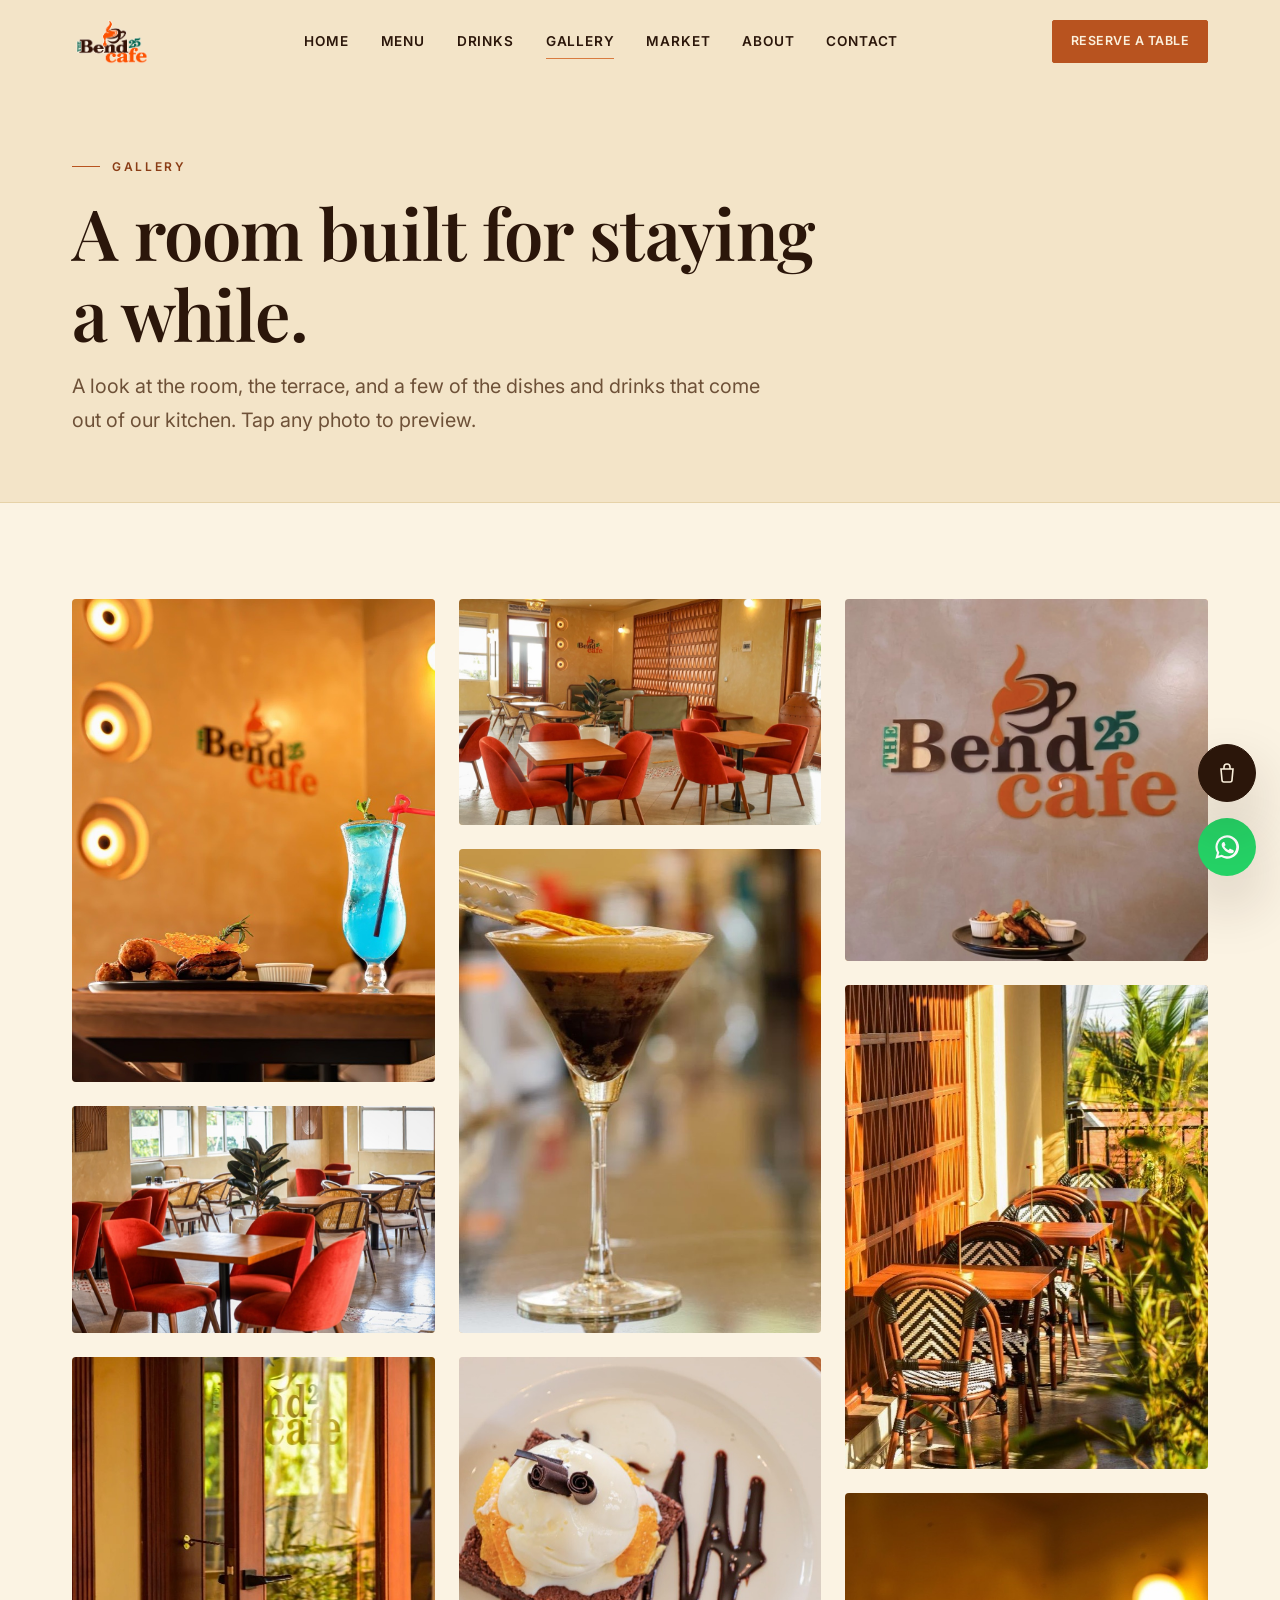
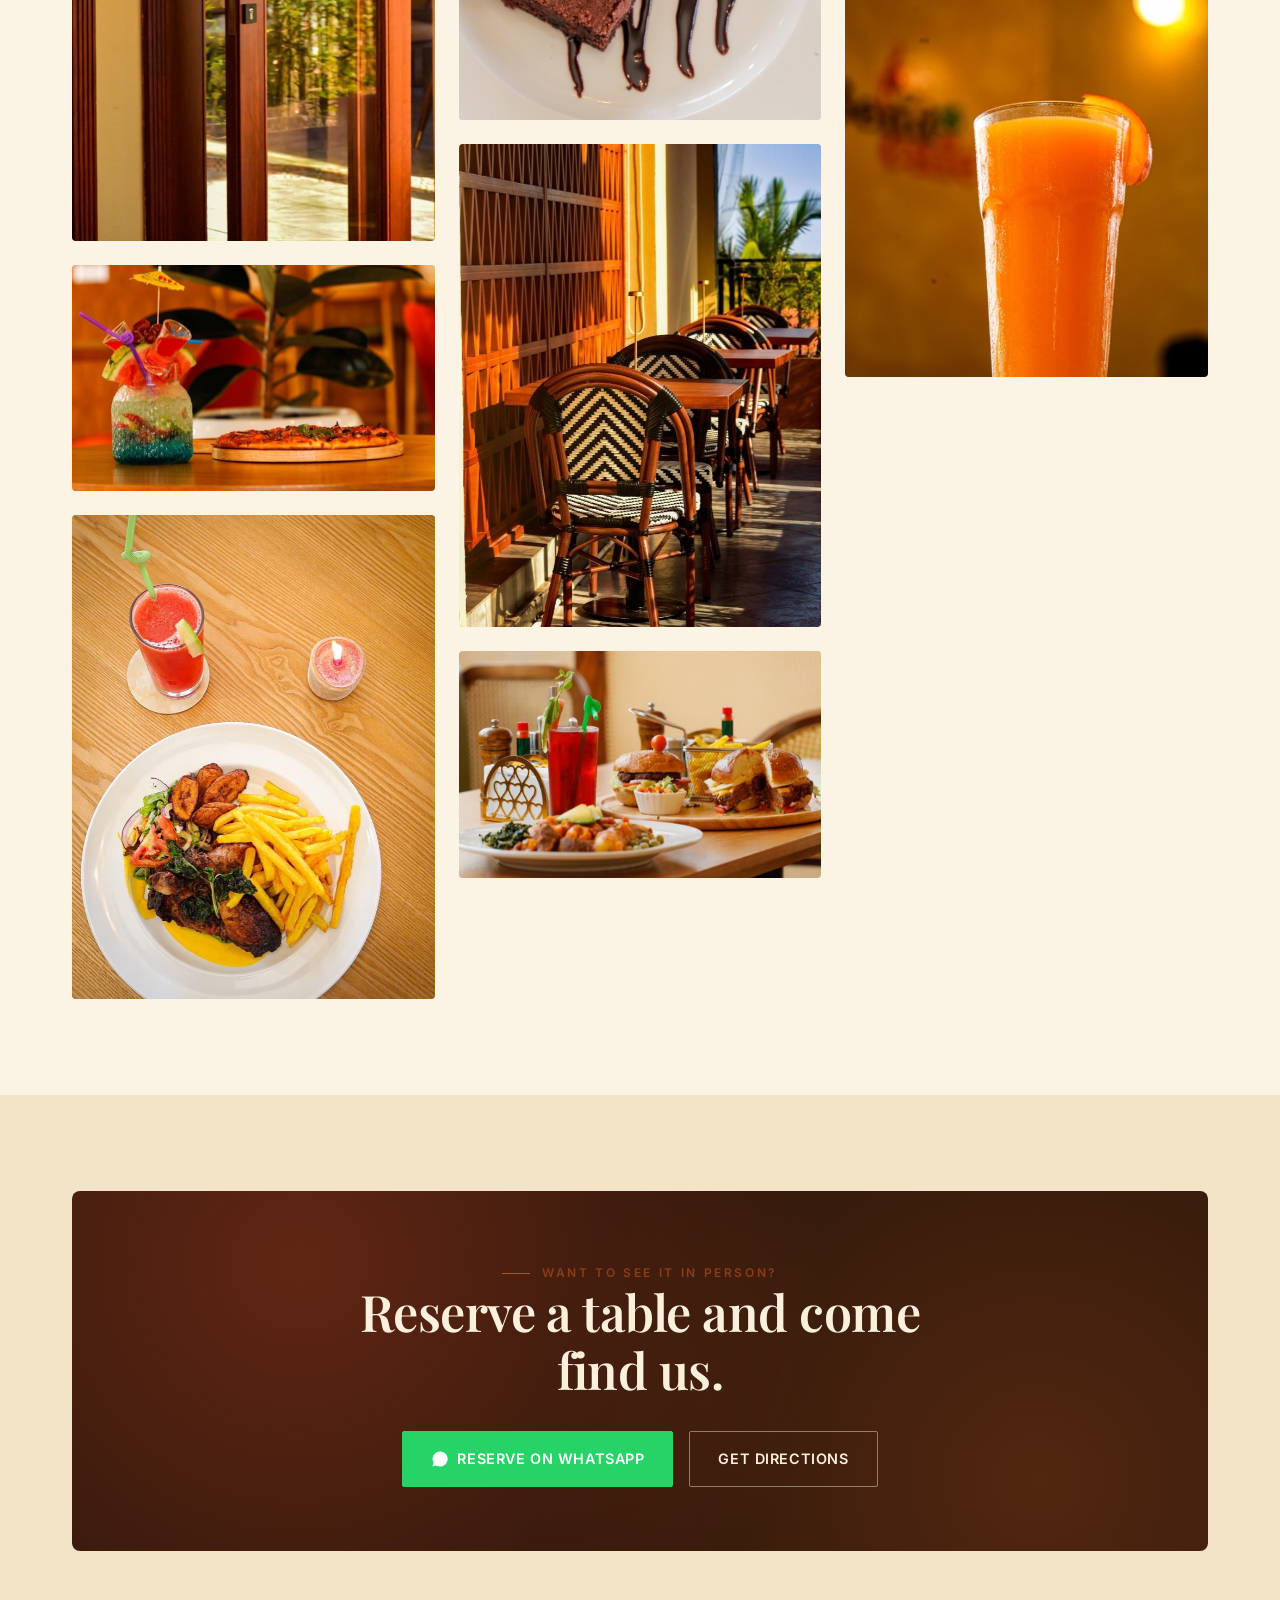
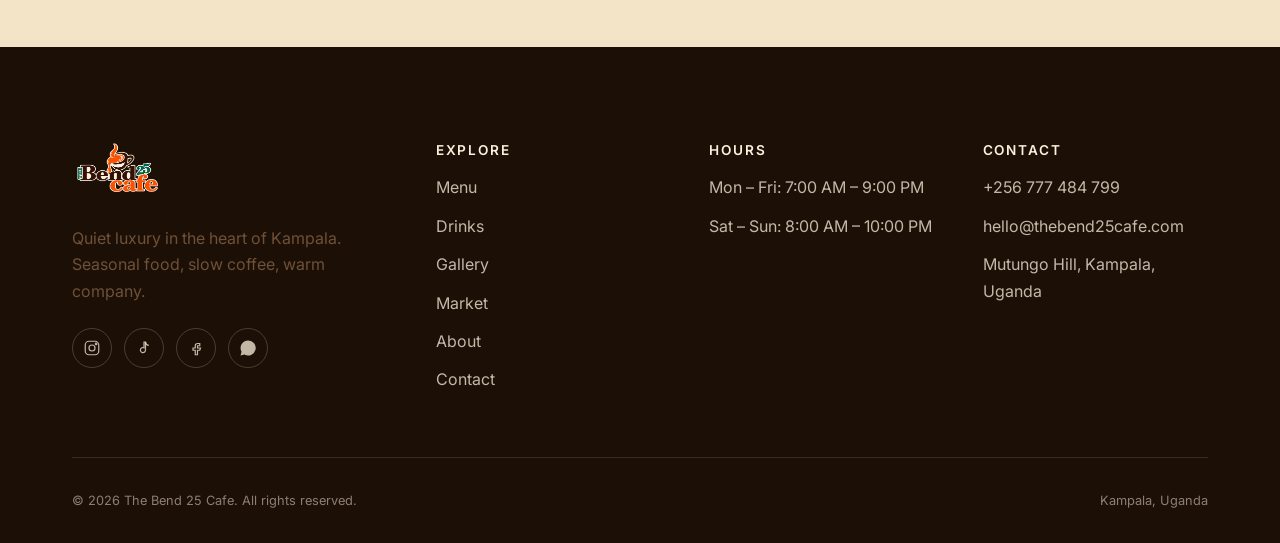
<file: gallery.html>
<!doctype html>
<html lang="en">
<head>
  <meta charset="UTF-8" />
  <meta name="viewport" content="width=device-width, initial-scale=1" />
  <title>Gallery — The Bend 25 Cafe</title>
  <meta name="description" content="A look inside The Bend 25 Cafe, Kampala." />
  <link rel="icon" type="image/svg+xml" href="assets/img/favicon.svg" />
  <link rel="preconnect" href="https://fonts.googleapis.com" />
  <link rel="preconnect" href="https://fonts.gstatic.com" crossorigin />
  <link href="https://fonts.googleapis.com/css2?family=Inter:wght@400;500;600;700&family=Playfair+Display:ital,wght@0,500;0,600;0,700;1,500;1,600&display=swap" rel="stylesheet" />
  <link rel="stylesheet" href="assets/css/style.css" />
</head>
<body class="page-inner">
  <a class="skip-link" href="#main">Skip to content</a>

  <header class="nav">
    <div class="nav-inner">
      <a class="nav-brand" href="index.html" aria-label="The Bend 25 Cafe — Home">
        <img src="assets/img/logo.png" alt="The Bend 25 Cafe" class="logo-mark" />
      </a>

      <nav class="nav-links" aria-label="Primary">
              <a class="nav-link" href="index.html">Home</a>
              <a class="nav-link" href="menu.html">Menu</a>
              <a class="nav-link" href="drinks.html">Drinks</a>
              <a class="nav-link is-active" href="gallery.html">Gallery</a>
              <a class="nav-link" href="market.html">Market</a>
              <a class="nav-link" href="about.html">About</a>
              <a class="nav-link" href="contact.html">Contact</a>
      </nav>

      <div class="nav-actions">
        <a class="btn btn--primary btn--sm" href="tel:+256777484799">
          Reserve a Table
        </a>
        <button class="nav-toggle" aria-label="Open menu" aria-expanded="false" aria-controls="mobile-menu">
          <span></span><span></span><span></span>
        </button>
      </div>
    </div>
  </header>

  <div class="mobile-menu" id="mobile-menu">
    <nav aria-label="Mobile">
      <ul>
        <li><a href="index.html">Home</a></li>
        <li><a href="menu.html">Menu</a></li>
        <li><a href="drinks.html">Drinks</a></li>
        <li><a href="gallery.html">Gallery</a></li>
        <li><a href="market.html">Market</a></li>
        <li><a href="about.html">About</a></li>
        <li><a href="contact.html">Contact</a></li>
      </ul>
    </nav>
    <div class="cluster">
      <a class="btn btn--primary" href="https://wa.me/256777484799" target="_blank" rel="noopener">WhatsApp Us</a>
      <a class="btn btn--ghost-light" href="tel:+256777484799">Call Us</a>
    </div>
  </div>

  <main id="main">
    <section class="page-hero">
      <div class="container">
        <p class="eyebrow">Gallery</p>
        <h1>A room built for staying a while.</h1>
        <p class="lede" style="margin-top: var(--space-4); max-width: 60ch">
          A look at the room, the terrace, and a few of the dishes and
          drinks that come out of our kitchen. Tap any photo to preview.
        </p>
      </div>
    </section>

    <section class="section">
      <div class="container">
        <div class="gallery-grid">
          <div class="gallery-item">
            <div class="photo-block photo-block--tall">
              <img src="assets/img/gallery/small-plates-cocktail.jpg" alt="Small plates and a signature blue cocktail on the table" loading="lazy" />
            </div>
            <span class="gallery-item-caption">Small Plates &amp; Cocktails</span>
          </div>
          <div class="gallery-item">
            <div class="photo-block photo-block--wide">
              <img src="assets/img/gallery/dining-room.jpg" alt="The Bend 25 Cafe dining room with red velvet chairs and rattan seating" loading="lazy" />
            </div>
            <span class="gallery-item-caption">The Dining Room</span>
          </div>
          <div class="gallery-item">
            <div class="photo-block photo-block--tall">
              <img src="assets/img/gallery/entrance.jpg" alt="Wooden entrance door etched with The Bend 25 Cafe logo" loading="lazy" />
            </div>
            <span class="gallery-item-caption">The Entrance</span>
          </div>
          <div class="gallery-item">
            <div class="photo-block photo-block--wide">
              <img src="assets/img/gallery/pizza-night.jpg" alt="Fresh pizza beside a garnished watermelon cocktail" loading="lazy" />
            </div>
            <span class="gallery-item-caption">Pizza Night</span>
          </div>
          <div class="gallery-item">
            <div class="photo-block photo-block--tall">
              <img src="assets/img/gallery/grilled-chicken-plate.jpg" alt="Grilled chicken plate with plantain, fries and salad" loading="lazy" />
            </div>
            <span class="gallery-item-caption">Grilled Chicken Plate</span>
          </div>
          <div class="gallery-item">
            <div class="photo-block photo-block--wide">
              <img src="assets/img/gallery/terracotta-lounge.jpg" alt="Lounge seating against the terracotta wood-lattice feature wall" loading="lazy" />
            </div>
            <span class="gallery-item-caption">Terracotta Lounge</span>
          </div>
          <div class="gallery-item">
            <div class="photo-block photo-block--tall">
              <img src="assets/img/gallery/espresso-martini.jpg" alt="Espresso martini garnished with a dried orange twist" loading="lazy" />
            </div>
            <span class="gallery-item-caption">Espresso Martini</span>
          </div>
          <div class="gallery-item">
            <div class="photo-block photo-block--square">
              <img src="assets/img/gallery/chocolate-brownie.jpg" alt="Warm chocolate brownie with vanilla ice cream and orange segments" loading="lazy" />
            </div>
            <span class="gallery-item-caption">Chocolate Brownie</span>
          </div>
          <div class="gallery-item">
            <div class="photo-block photo-block--tall">
              <img src="assets/img/gallery/terrace.jpg" alt="Rattan bistro chairs along the terrace, lit by afternoon sun" loading="lazy" />
            </div>
            <span class="gallery-item-caption">The Terrace</span>
          </div>
          <div class="gallery-item">
            <div class="photo-block photo-block--wide">
              <img src="assets/img/gallery/burger-spread.jpg" alt="Burgers, fries and iced tea spread across the table" loading="lazy" />
            </div>
            <span class="gallery-item-caption">Burger Spread</span>
          </div>
          <div class="gallery-item">
            <div class="photo-block photo-block--square">
              <img src="assets/img/gallery/signature-wall.jpg" alt="The Bend 25 Cafe logo wall with a plated dish held in front" loading="lazy" />
            </div>
            <span class="gallery-item-caption">The Bend 25 Signature</span>
          </div>
          <div class="gallery-item">
            <div class="photo-block photo-block--tall">
              <img src="assets/img/gallery/terrace-views.jpg" alt="Terrace seating overlooking the palm trees and Mutungo Hill" loading="lazy" />
            </div>
            <span class="gallery-item-caption">Terrace Views</span>
          </div>
          <div class="gallery-item">
            <div class="photo-block photo-block--tall">
              <img src="assets/img/gallery/fresh-juice.jpg" alt="Glass of fresh orange juice on the terrace" loading="lazy" />
            </div>
            <span class="gallery-item-caption">Fresh Juice</span>
          </div>
        </div>
      </div>
    </section>

    <section class="section section--alt">
      <div class="container">
        <div class="cta-banner">
          <p class="eyebrow" style="justify-content:center">Want To See It In Person?</p>
          <h2>Reserve a table and come find us.</h2>
          <div class="cluster">
            <a class="btn btn--whatsapp" href="https://wa.me/256777484799?text=Hi%20The%20Bend%2025%20Cafe%2C%20I%27d%20like%20to%20reserve%20a%20table." target="_blank" rel="noopener">
              <svg viewBox="0 0 24 24" fill="currentColor"><path d="M12 2a10 10 0 0 0-8.6 15L2 22l5.2-1.4A10 10 0 1 0 12 2z"/></svg>
              Reserve on WhatsApp
            </a>
            <a class="btn btn--ghost-light" href="contact.html">Get Directions</a>
          </div>
        </div>
      </div>
    </section>
  </main>

  <footer class="footer">
    <div class="container">
      <div class="footer-grid">
        <div class="footer-brand">
          <a class="nav-brand" href="index.html" aria-label="The Bend 25 Cafe — Home" style="margin-bottom: var(--space-4)">
            <img src="assets/img/logo.png" alt="The Bend 25 Cafe" class="logo-mark" />
          </a>
          <p class="muted" style="max-width: 32ch">Quiet luxury in the heart of Kampala. Seasonal food, slow coffee, warm company.</p>
          <div class="footer-social">
            <a href="https://instagram.com/thebend25.cafe" target="_blank" rel="noopener" aria-label="Instagram">
              <svg viewBox="0 0 24 24" fill="none" stroke="currentColor" stroke-width="1.6"><rect x="3" y="3" width="18" height="18" rx="5"/><circle cx="12" cy="12" r="4"/><circle cx="17.5" cy="6.5" r="1"/></svg>
            </a>
            <a href="https://www.tiktok.com/@thebend25cafe" target="_blank" rel="noopener" aria-label="TikTok">
              <svg viewBox="0 0 24 24" fill="none" stroke="currentColor" stroke-width="1.6"><path d="M14 4v10.8a3.4 3.4 0 1 1-2-3.1V4z"/><path d="M14 4.2c.4 2.4 2.2 4.1 4.4 4.3"/></svg>
            </a>
            <a href="https://facebook.com" target="_blank" rel="noopener" aria-label="Facebook">
              <svg viewBox="0 0 24 24" fill="none" stroke="currentColor" stroke-width="1.6"><path d="M14 9h3V6h-3a3 3 0 0 0-3 3v3H8v3h3v6h3v-6h3l1-3h-4V9z"/></svg>
            </a>
            <a href="https://wa.me/256777484799" target="_blank" rel="noopener" aria-label="WhatsApp">
              <svg viewBox="0 0 24 24" fill="currentColor"><path d="M12 2a10 10 0 0 0-8.6 15L2 22l5.2-1.4A10 10 0 1 0 12 2z"/></svg>
            </a>
          </div>
        </div>
        <div>
          <h4>Explore</h4>
          <ul class="footer-links">
            <li><a href="menu.html">Menu</a></li>
            <li><a href="drinks.html">Drinks</a></li>
            <li><a href="gallery.html">Gallery</a></li>
            <li><a href="market.html">Market</a></li>
            <li><a href="about.html">About</a></li>
            <li><a href="contact.html">Contact</a></li>
          </ul>
        </div>
        <div>
          <h4>Hours</h4>
          <ul class="footer-links">
            <li>Mon – Fri: 7:00 AM – 9:00 PM</li>
            <li>Sat – Sun: 8:00 AM – 10:00 PM</li>
          </ul>
        </div>
        <div>
          <h4>Contact</h4>
          <ul class="footer-links">
            <li><a href="tel:+256777484799">+256 777 484 799</a></li>
            <li><a href="mailto:hello@thebend25cafe.com">hello@thebend25cafe.com</a></li>
            <li>Mutungo Hill, Kampala, Uganda</li>
          </ul>
        </div>
      </div>
      <div class="footer-bottom">
        <span>© <span data-year>2026</span> The Bend 25 Cafe. All rights reserved.</span>
        <span>Kampala, Uganda</span>
      </div>
    </div>
  </footer>

  <div class="lightbox" aria-hidden="true">
    <div class="lightbox-frame"></div>
    <button class="lightbox-close" aria-label="Close preview">
      <svg viewBox="0 0 24 24" fill="none" stroke="currentColor" stroke-width="1.8"><path d="M6 6l12 12M18 6L6 18"/></svg>
    </button>
  </div>

  <a class="float-whatsapp" href="https://wa.me/256777484799?text=Hi%20The%20Bend%2025%20Cafe%2C%20I%27d%20like%20to%20place%20an%20order." target="_blank" rel="noopener" aria-label="Order on WhatsApp">
    <svg viewBox="0 0 24 24" fill="currentColor"><path d="M12 2a10 10 0 0 0-8.6 15L2 22l5.2-1.4A10 10 0 1 0 12 2zm0 18a8 8 0 0 1-4.1-1.1l-.3-.2-3 .8.8-2.9-.2-.3A8 8 0 1 1 12 20zm4.4-5.8c-.2-.1-1.4-.7-1.6-.8-.2-.1-.4-.1-.5.1s-.6.8-.7.9c-.1.2-.3.2-.5.1a6.6 6.6 0 0 1-1.9-1.2 7.2 7.2 0 0 1-1.3-1.6c-.1-.2 0-.3.1-.5l.4-.4c.1-.1.2-.3.2-.4a.5.5 0 0 0 0-.5c-.1-.1-.5-1.2-.7-1.7-.2-.4-.4-.4-.5-.4h-.5a.9.9 0 0 0-.6.3 2.8 2.8 0 0 0-.9 2.1 5 5 0 0 0 1 2.6 11.6 11.6 0 0 0 4.4 3.9c.6.3 1.1.4 1.5.6a3.6 3.6 0 0 0 1.6.1 2.7 2.7 0 0 0 1.8-1.2 2.2 2.2 0 0 0 .1-1.2c-.1-.1-.2-.2-.4-.3z"/></svg>
  </a>

  <button class="float-basket" id="basketToggle" type="button" aria-haspopup="dialog" aria-controls="basketDrawer" aria-label="View your order">
    <svg viewBox="0 0 24 24" fill="none" stroke="currentColor" stroke-width="1.6"><path d="M6 8h12l-1 11a2 2 0 0 1-2 2H9a2 2 0 0 1-2-2L6 8z"/><path d="M9 8V6a3 3 0 0 1 6 0v2"/></svg>
    <span class="basket-count" id="basketCount" hidden>0</span>
  </button>

  <div class="basket-overlay" id="basketOverlay"></div>
  <aside class="basket-drawer" id="basketDrawer" role="dialog" aria-modal="true" aria-label="Your order" aria-hidden="true">
    <div class="basket-drawer-head">
      <h3>Your Order</h3>
      <button class="basket-close" id="basketClose" type="button" aria-label="Close order panel">
        <svg viewBox="0 0 24 24" fill="none" stroke="currentColor" stroke-width="1.8"><path d="M6 6l12 12M18 6L6 18"/></svg>
      </button>
    </div>
    <div class="basket-items" id="basketItems">
      <p class="basket-empty" id="basketEmpty">Your order is empty. Add dishes from the menu to get started.</p>
    </div>
    <div class="basket-footer">
      <div>
        <label class="basket-notes-label" for="basketNotes">Special requests <span class="muted">(e.g. no onions, extra spicy)</span></label>
        <textarea id="basketNotes" class="basket-notes" rows="2" placeholder="Any special requests for your order?" style="margin-top: 6px"></textarea>
      </div>
      <div class="basket-total-row">
        <span>Total</span>
        <span id="basketTotal">UGX 0</span>
      </div>
      <a class="btn btn--whatsapp btn--block" id="basketCheckout" href="#" target="_blank" rel="noopener">
        <svg viewBox="0 0 24 24" fill="currentColor"><path d="M12 2a10 10 0 0 0-8.6 15L2 22l5.2-1.4A10 10 0 1 0 12 2z"/></svg>
        Send Order on WhatsApp
      </a>
      <button class="basket-clear" id="basketClear" type="button">Clear order</button>
    </div>
  </aside>

  <script src="assets/js/main.js"></script>
  <script src="assets/js/basket.js"></script>
</body>
</html>
</file>
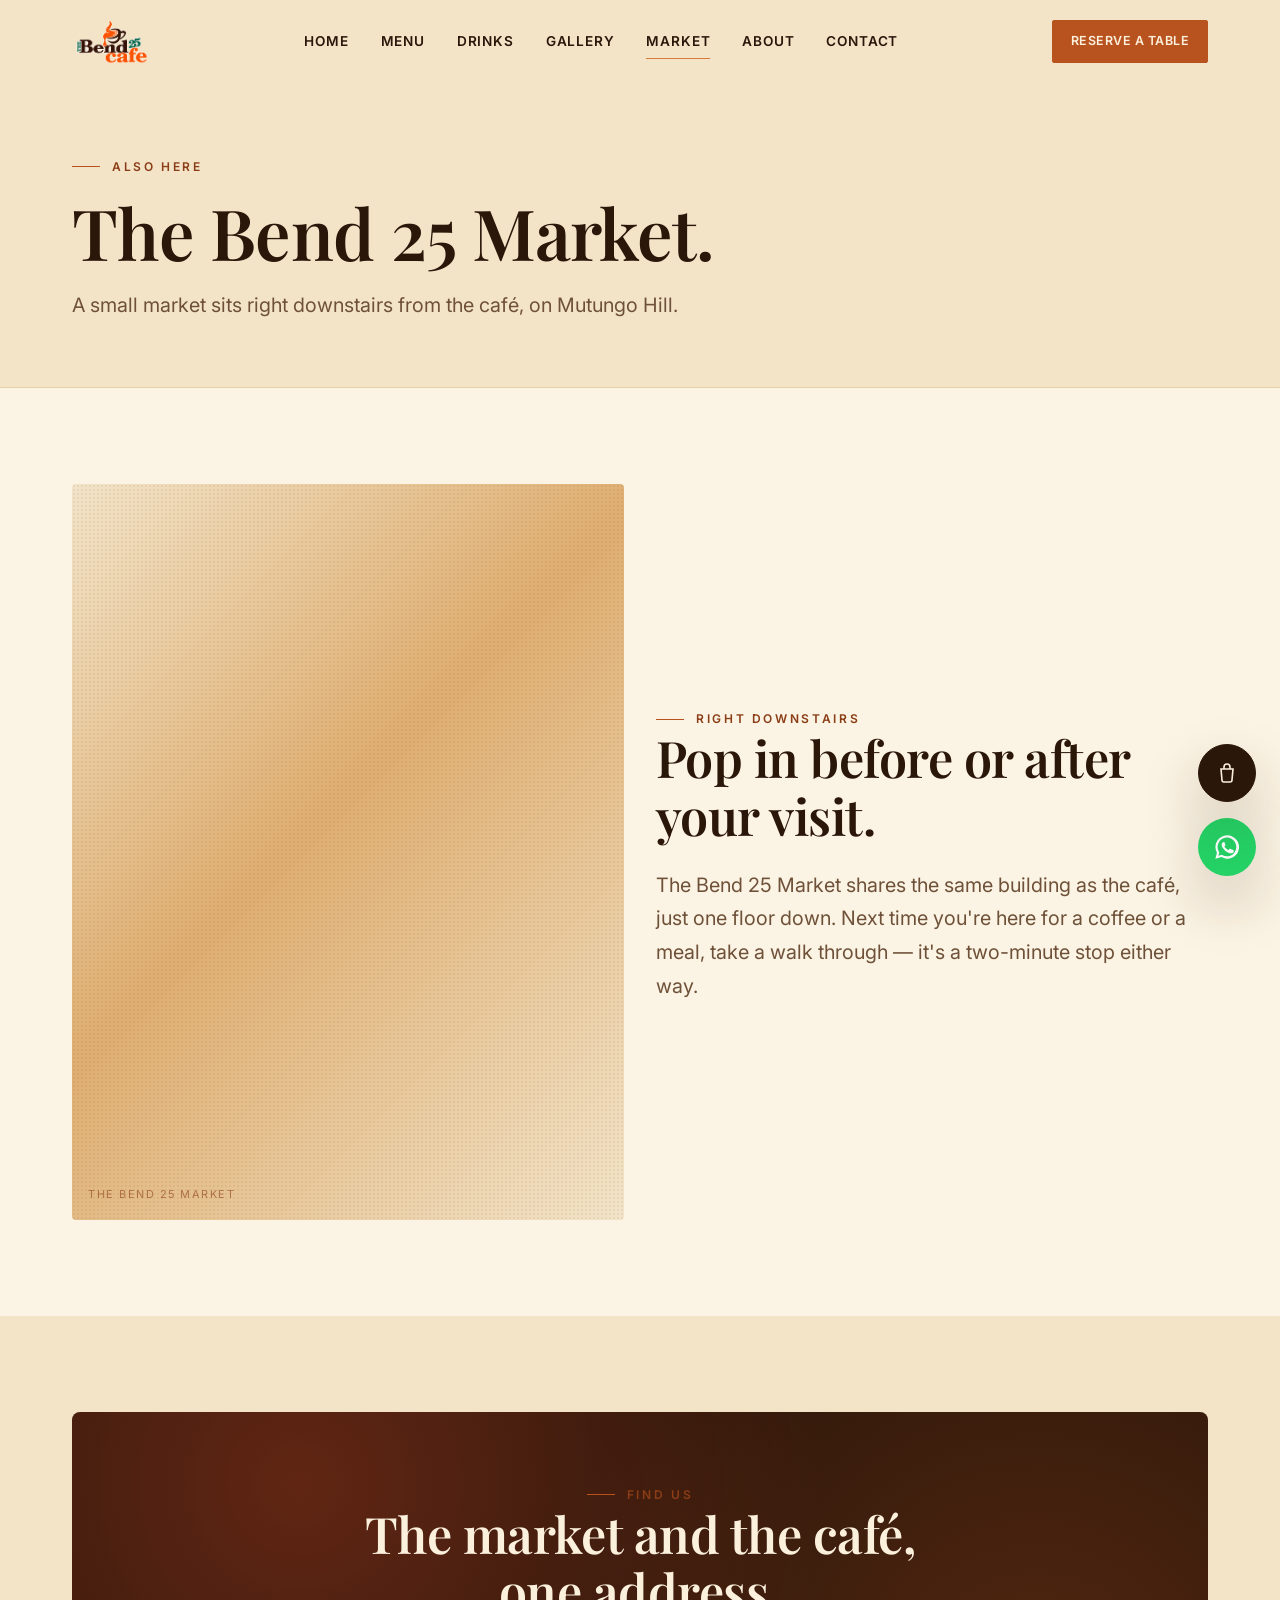
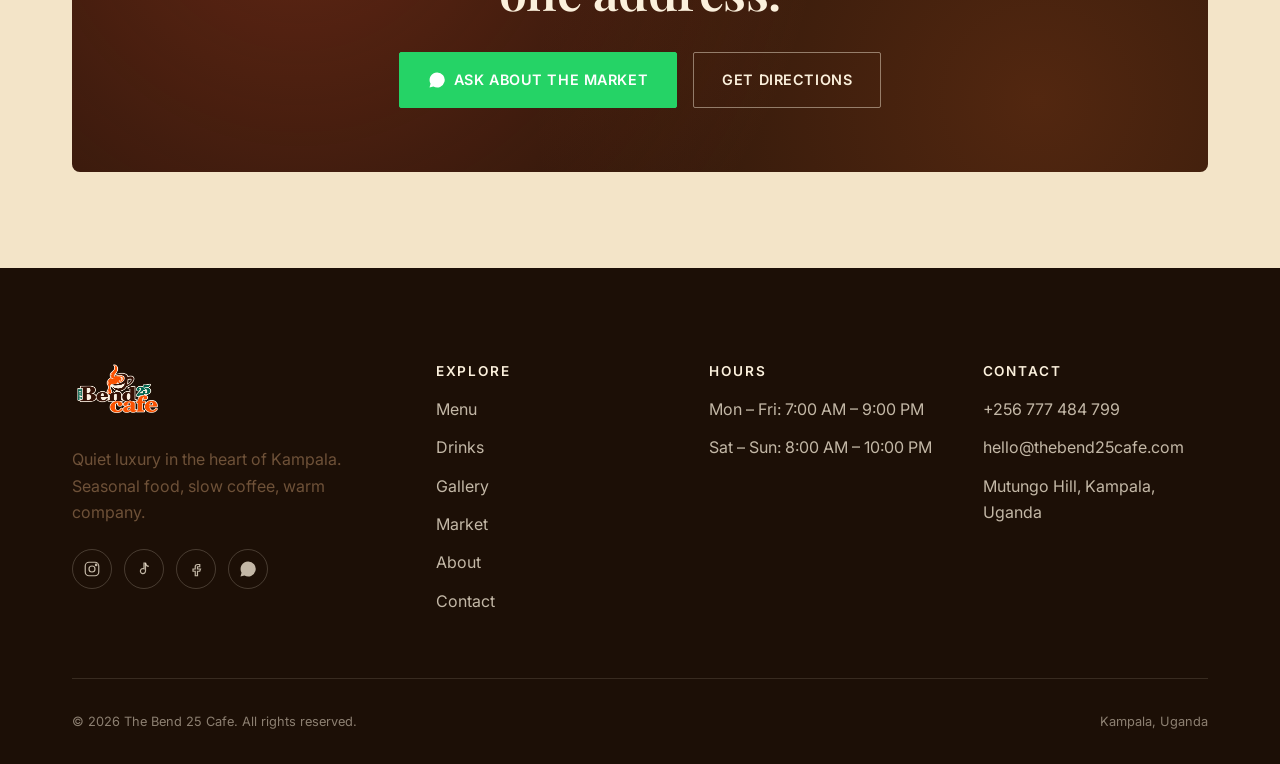
<file: market.html>
<!doctype html>
<html lang="en">
<head>
  <meta charset="UTF-8" />
  <meta name="viewport" content="width=device-width, initial-scale=1" />
  <title>The Bend 25 Market — The Bend 25 Cafe</title>
  <meta name="description" content="The Bend 25 Market — a small market right downstairs from The Bend 25 Cafe, Mutungo Hill, Kampala." />
  <link rel="icon" type="image/svg+xml" href="assets/img/favicon.svg" />
  <link rel="preconnect" href="https://fonts.googleapis.com" />
  <link rel="preconnect" href="https://fonts.gstatic.com" crossorigin />
  <link href="https://fonts.googleapis.com/css2?family=Inter:wght@400;500;600;700&family=Playfair+Display:ital,wght@0,500;0,600;0,700;1,500;1,600&display=swap" rel="stylesheet" />
  <link rel="stylesheet" href="assets/css/style.css" />
</head>
<body class="page-inner">
  <a class="skip-link" href="#main">Skip to content</a>

  <header class="nav">
    <div class="nav-inner">
      <a class="nav-brand" href="index.html" aria-label="The Bend 25 Cafe — Home">
        <img src="assets/img/logo.png" alt="The Bend 25 Cafe" class="logo-mark" />
      </a>

      <nav class="nav-links" aria-label="Primary">
              <a class="nav-link" href="index.html">Home</a>
              <a class="nav-link" href="menu.html">Menu</a>
              <a class="nav-link" href="drinks.html">Drinks</a>
              <a class="nav-link" href="gallery.html">Gallery</a>
              <a class="nav-link is-active" href="market.html">Market</a>
              <a class="nav-link" href="about.html">About</a>
              <a class="nav-link" href="contact.html">Contact</a>
      </nav>

      <div class="nav-actions">
        <a class="btn btn--primary btn--sm" href="tel:+256777484799">
          Reserve a Table
        </a>
        <button class="nav-toggle" aria-label="Open menu" aria-expanded="false" aria-controls="mobile-menu">
          <span></span><span></span><span></span>
        </button>
      </div>
    </div>
  </header>

  <div class="mobile-menu" id="mobile-menu">
    <nav aria-label="Mobile">
      <ul>
        <li><a href="index.html">Home</a></li>
        <li><a href="menu.html">Menu</a></li>
        <li><a href="drinks.html">Drinks</a></li>
        <li><a href="gallery.html">Gallery</a></li>
        <li><a href="market.html">Market</a></li>
        <li><a href="about.html">About</a></li>
        <li><a href="contact.html">Contact</a></li>
      </ul>
    </nav>
    <div class="cluster">
      <a class="btn btn--primary" href="https://wa.me/256777484799" target="_blank" rel="noopener">WhatsApp Us</a>
      <a class="btn btn--ghost-light" href="tel:+256777484799">Call Us</a>
    </div>
  </div>

  <main id="main">
    <section class="page-hero">
      <div class="container">
        <p class="eyebrow">Also Here</p>
        <h1>The Bend 25 Market.</h1>
        <p class="lede" style="margin-top: var(--space-4); max-width: 60ch">
          A small market sits right downstairs from the café, on Mutungo Hill.
        </p>
      </div>
    </section>

    <section class="section">
      <div class="container grid grid--2">
        <div class="photo-block photo-block--tall" data-label="The Bend 25 Market" data-reveal></div>
        <div data-reveal>
          <p class="eyebrow">Right Downstairs</p>
          <h2>Pop in before or after your visit.</h2>
          <p class="lede" style="margin-top: var(--space-6)">
            The Bend 25 Market shares the same building as the café, just one
            floor down. Next time you're here for a coffee or a meal, take a
            walk through — it's a two-minute stop either way.
          </p>
        </div>
      </div>
    </section>

    <section class="section section--alt">
      <div class="container">
        <div class="cta-banner">
          <p class="eyebrow" style="justify-content:center">Find Us</p>
          <h2>The market and the café, one address.</h2>
          <div class="cluster">
            <a class="btn btn--whatsapp" href="https://wa.me/256777484799?text=Hi%2C%20I%27d%20like%20to%20know%20more%20about%20The%20Bend%2025%20Market." target="_blank" rel="noopener">
              <svg viewBox="0 0 24 24" fill="currentColor"><path d="M12 2a10 10 0 0 0-8.6 15L2 22l5.2-1.4A10 10 0 1 0 12 2z"/></svg>
              Ask About The Market
            </a>
            <a class="btn btn--ghost-light" href="contact.html">Get Directions</a>
          </div>
        </div>
      </div>
    </section>
  </main>

  <footer class="footer">
    <div class="container">
      <div class="footer-grid">
        <div class="footer-brand">
          <a class="nav-brand" href="index.html" aria-label="The Bend 25 Cafe — Home" style="margin-bottom: var(--space-4)">
            <img src="assets/img/logo.png" alt="The Bend 25 Cafe" class="logo-mark" />
          </a>
          <p class="muted" style="max-width: 32ch">Quiet luxury in the heart of Kampala. Seasonal food, slow coffee, warm company.</p>
          <div class="footer-social">
            <a href="https://instagram.com/thebend25.cafe" target="_blank" rel="noopener" aria-label="Instagram">
              <svg viewBox="0 0 24 24" fill="none" stroke="currentColor" stroke-width="1.6"><rect x="3" y="3" width="18" height="18" rx="5"/><circle cx="12" cy="12" r="4"/><circle cx="17.5" cy="6.5" r="1"/></svg>
            </a>
            <a href="https://www.tiktok.com/@thebend25cafe" target="_blank" rel="noopener" aria-label="TikTok">
              <svg viewBox="0 0 24 24" fill="none" stroke="currentColor" stroke-width="1.6"><path d="M14 4v10.8a3.4 3.4 0 1 1-2-3.1V4z"/><path d="M14 4.2c.4 2.4 2.2 4.1 4.4 4.3"/></svg>
            </a>
            <a href="https://facebook.com" target="_blank" rel="noopener" aria-label="Facebook">
              <svg viewBox="0 0 24 24" fill="none" stroke="currentColor" stroke-width="1.6"><path d="M14 9h3V6h-3a3 3 0 0 0-3 3v3H8v3h3v6h3v-6h3l1-3h-4V9z"/></svg>
            </a>
            <a href="https://wa.me/256777484799" target="_blank" rel="noopener" aria-label="WhatsApp">
              <svg viewBox="0 0 24 24" fill="currentColor"><path d="M12 2a10 10 0 0 0-8.6 15L2 22l5.2-1.4A10 10 0 1 0 12 2z"/></svg>
            </a>
          </div>
        </div>
        <div>
          <h4>Explore</h4>
          <ul class="footer-links">
            <li><a href="menu.html">Menu</a></li>
            <li><a href="drinks.html">Drinks</a></li>
            <li><a href="gallery.html">Gallery</a></li>
            <li><a href="market.html">Market</a></li>
            <li><a href="about.html">About</a></li>
            <li><a href="contact.html">Contact</a></li>
          </ul>
        </div>
        <div>
          <h4>Hours</h4>
          <ul class="footer-links">
            <li>Mon – Fri: 7:00 AM – 9:00 PM</li>
            <li>Sat – Sun: 8:00 AM – 10:00 PM</li>
          </ul>
        </div>
        <div>
          <h4>Contact</h4>
          <ul class="footer-links">
            <li><a href="tel:+256777484799">+256 777 484 799</a></li>
            <li><a href="mailto:hello@thebend25cafe.com">hello@thebend25cafe.com</a></li>
            <li>Mutungo Hill, Kampala, Uganda</li>
          </ul>
        </div>
      </div>
      <div class="footer-bottom">
        <span>© <span data-year>2026</span> The Bend 25 Cafe. All rights reserved.</span>
        <span>Kampala, Uganda</span>
      </div>
    </div>
  </footer>

  <a class="float-whatsapp" href="https://wa.me/256777484799?text=Hi%20The%20Bend%2025%20Cafe%2C%20I%27d%20like%20to%20place%20an%20order." target="_blank" rel="noopener" aria-label="Order on WhatsApp">
    <svg viewBox="0 0 24 24" fill="currentColor"><path d="M12 2a10 10 0 0 0-8.6 15L2 22l5.2-1.4A10 10 0 1 0 12 2zm0 18a8 8 0 0 1-4.1-1.1l-.3-.2-3 .8.8-2.9-.2-.3A8 8 0 1 1 12 20zm4.4-5.8c-.2-.1-1.4-.7-1.6-.8-.2-.1-.4-.1-.5.1s-.6.8-.7.9c-.1.2-.3.2-.5.1a6.6 6.6 0 0 1-1.9-1.2 7.2 7.2 0 0 1-1.3-1.6c-.1-.2 0-.3.1-.5l.4-.4c.1-.1.2-.3.2-.4a.5.5 0 0 0 0-.5c-.1-.1-.5-1.2-.7-1.7-.2-.4-.4-.4-.5-.4h-.5a.9.9 0 0 0-.6.3 2.8 2.8 0 0 0-.9 2.1 5 5 0 0 0 1 2.6 11.6 11.6 0 0 0 4.4 3.9c.6.3 1.1.4 1.5.6a3.6 3.6 0 0 0 1.6.1 2.7 2.7 0 0 0 1.8-1.2 2.2 2.2 0 0 0 .1-1.2c-.1-.1-.2-.2-.4-.3z"/></svg>
  </a>

  <button class="float-basket" id="basketToggle" type="button" aria-haspopup="dialog" aria-controls="basketDrawer" aria-label="View your order">
    <svg viewBox="0 0 24 24" fill="none" stroke="currentColor" stroke-width="1.6"><path d="M6 8h12l-1 11a2 2 0 0 1-2 2H9a2 2 0 0 1-2-2L6 8z"/><path d="M9 8V6a3 3 0 0 1 6 0v2"/></svg>
    <span class="basket-count" id="basketCount" hidden>0</span>
  </button>

  <div class="basket-overlay" id="basketOverlay"></div>
  <aside class="basket-drawer" id="basketDrawer" role="dialog" aria-modal="true" aria-label="Your order" aria-hidden="true">
    <div class="basket-drawer-head">
      <h3>Your Order</h3>
      <button class="basket-close" id="basketClose" type="button" aria-label="Close order panel">
        <svg viewBox="0 0 24 24" fill="none" stroke="currentColor" stroke-width="1.8"><path d="M6 6l12 12M18 6L6 18"/></svg>
      </button>
    </div>
    <div class="basket-items" id="basketItems">
      <p class="basket-empty" id="basketEmpty">Your order is empty. Add dishes from the menu to get started.</p>
    </div>
    <div class="basket-footer">
      <div>
        <label class="basket-notes-label" for="basketNotes">Special requests <span class="muted">(e.g. no onions, extra spicy)</span></label>
        <textarea id="basketNotes" class="basket-notes" rows="2" placeholder="Any special requests for your order?" style="margin-top: 6px"></textarea>
      </div>
      <div class="basket-total-row">
        <span>Total</span>
        <span id="basketTotal">UGX 0</span>
      </div>
      <a class="btn btn--whatsapp btn--block" id="basketCheckout" href="#" target="_blank" rel="noopener">
        <svg viewBox="0 0 24 24" fill="currentColor"><path d="M12 2a10 10 0 0 0-8.6 15L2 22l5.2-1.4A10 10 0 1 0 12 2z"/></svg>
        Send Order on WhatsApp
      </a>
      <button class="basket-clear" id="basketClear" type="button">Clear order</button>
    </div>
  </aside>

  <script src="assets/js/main.js"></script>
  <script src="assets/js/basket.js"></script>
</body>
</html>
</file>
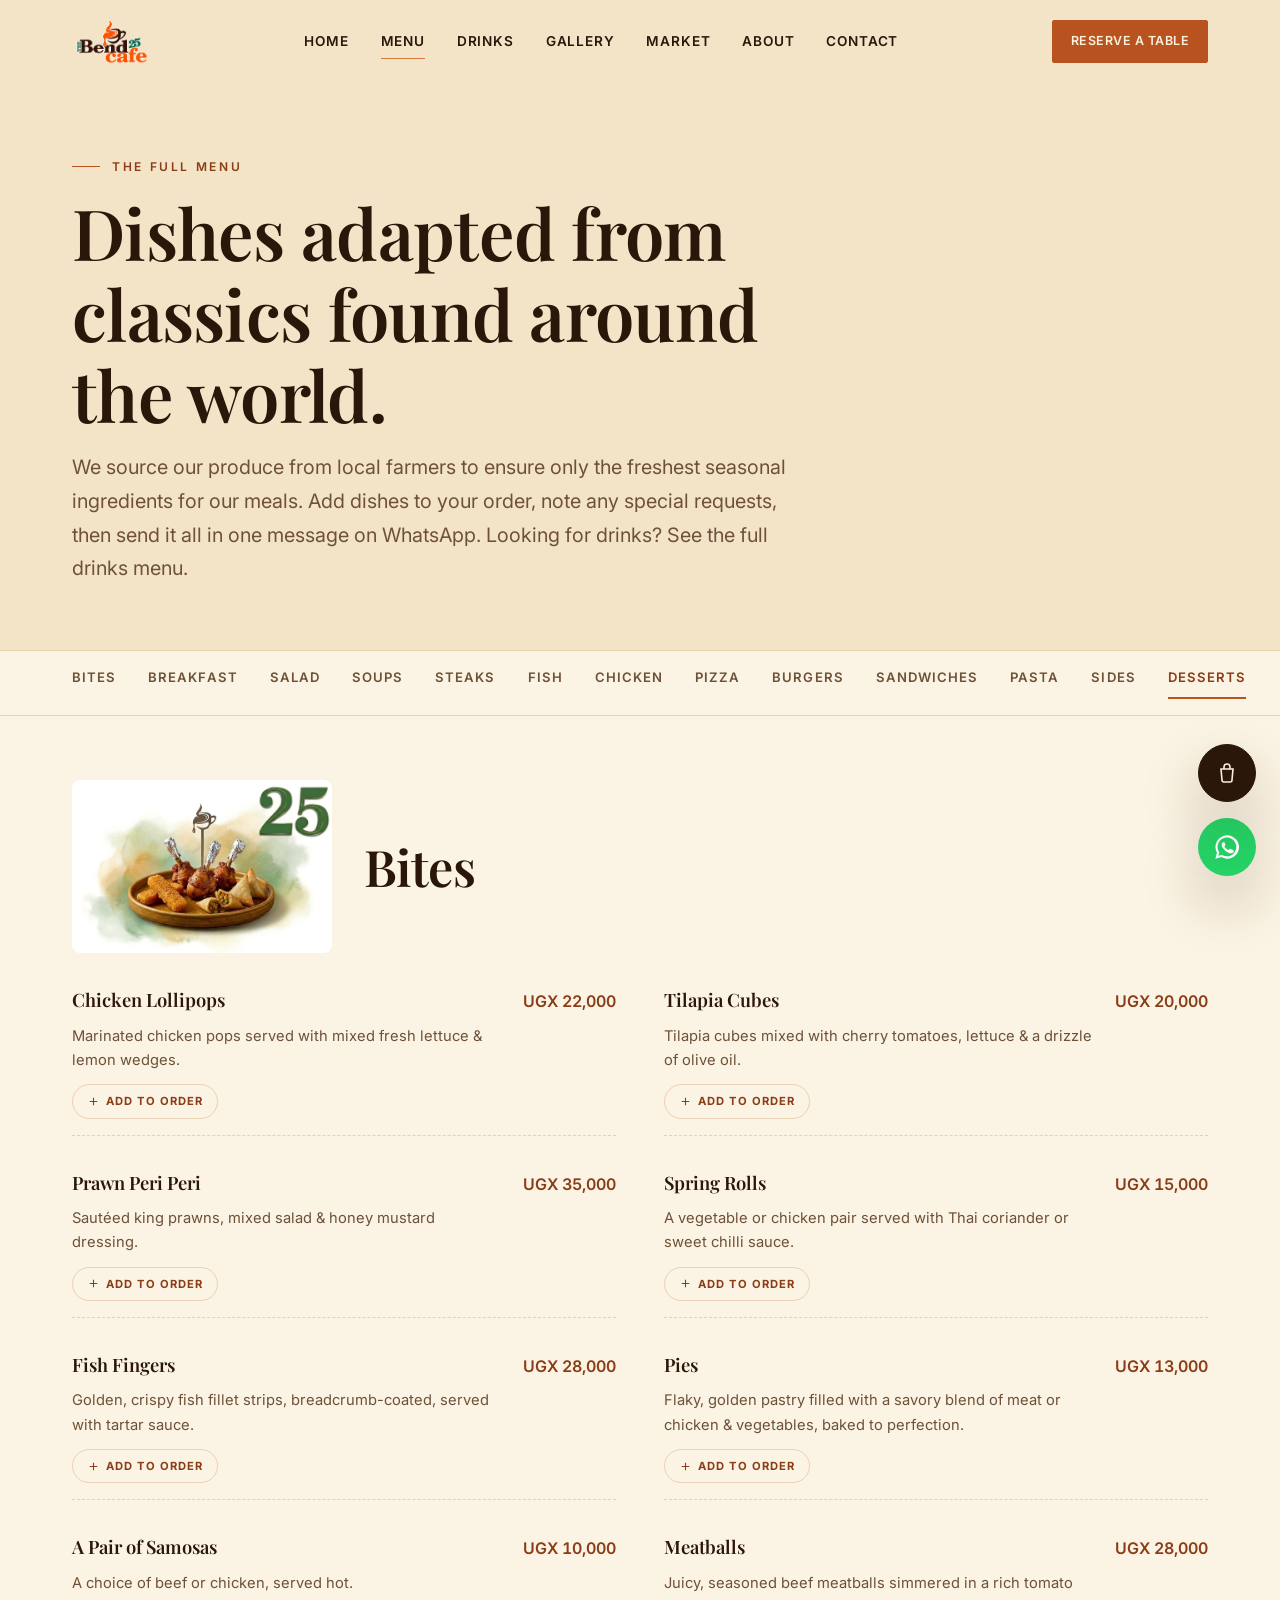
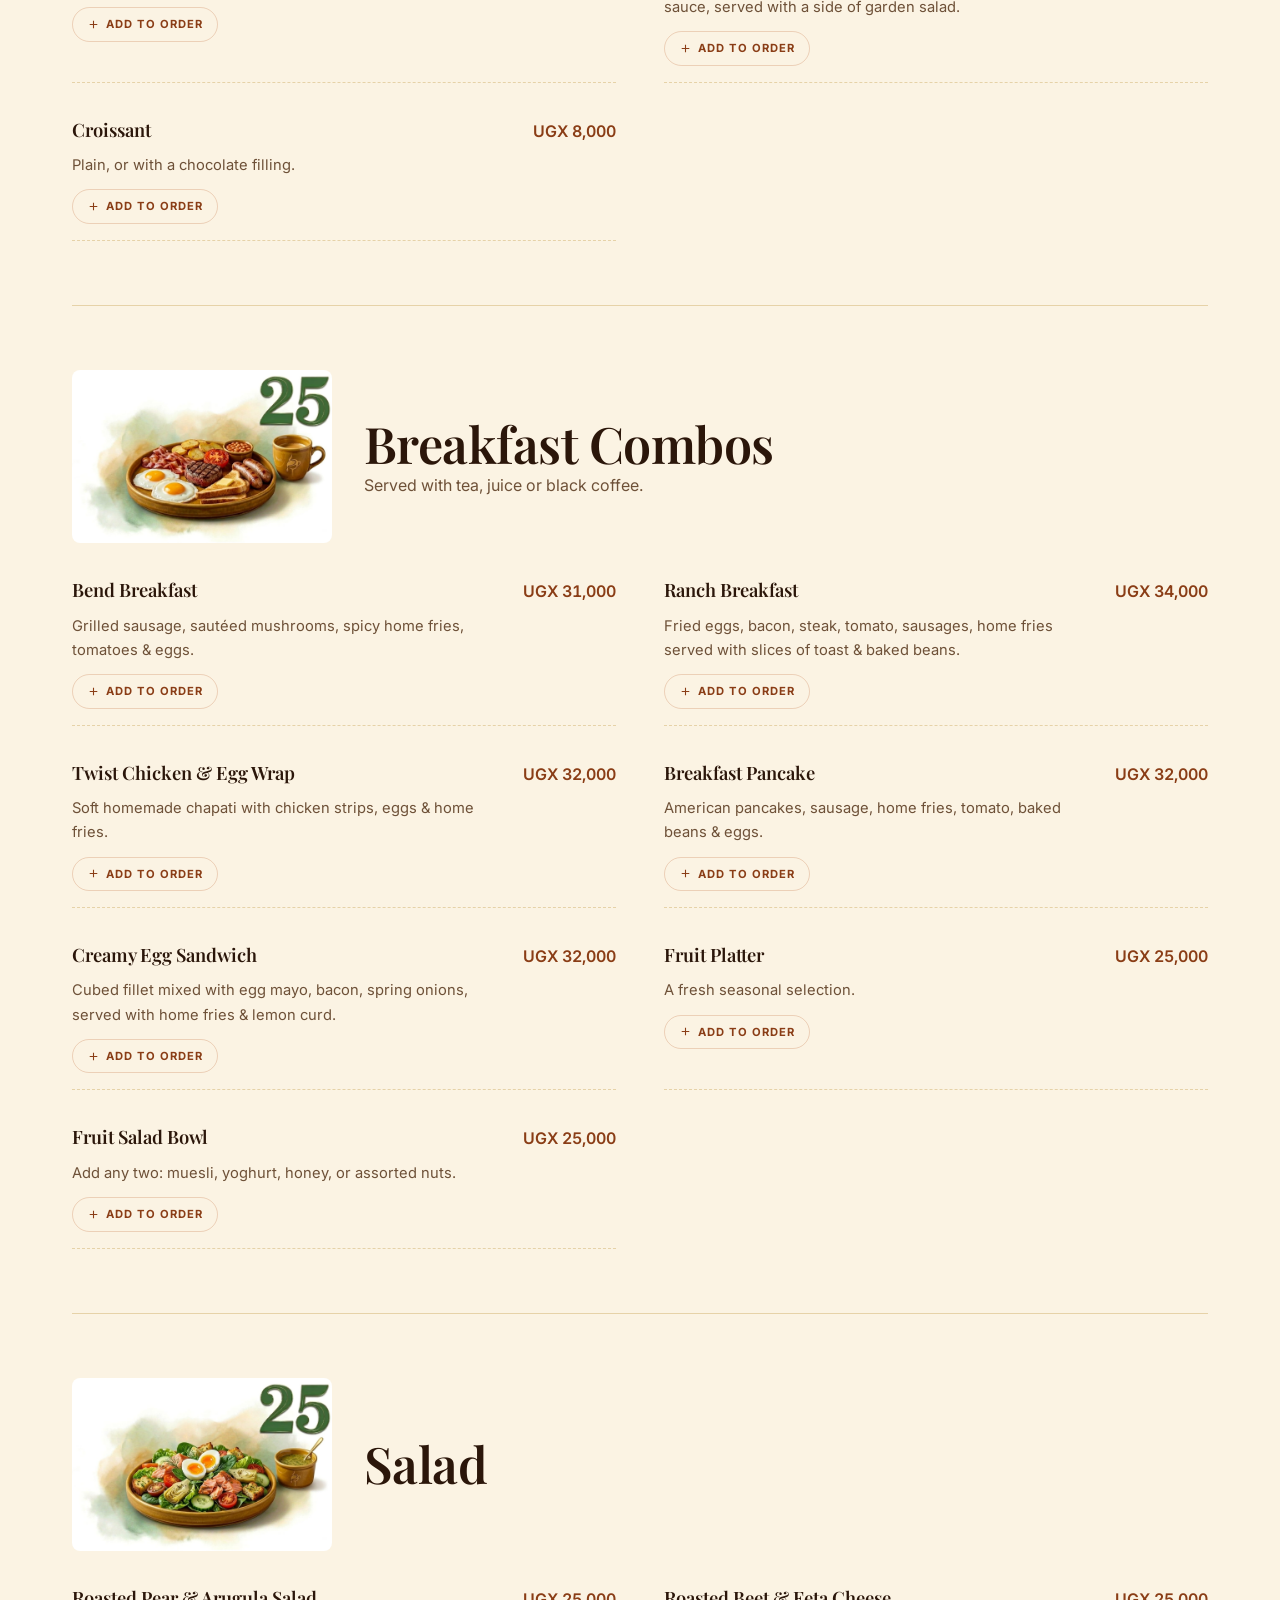
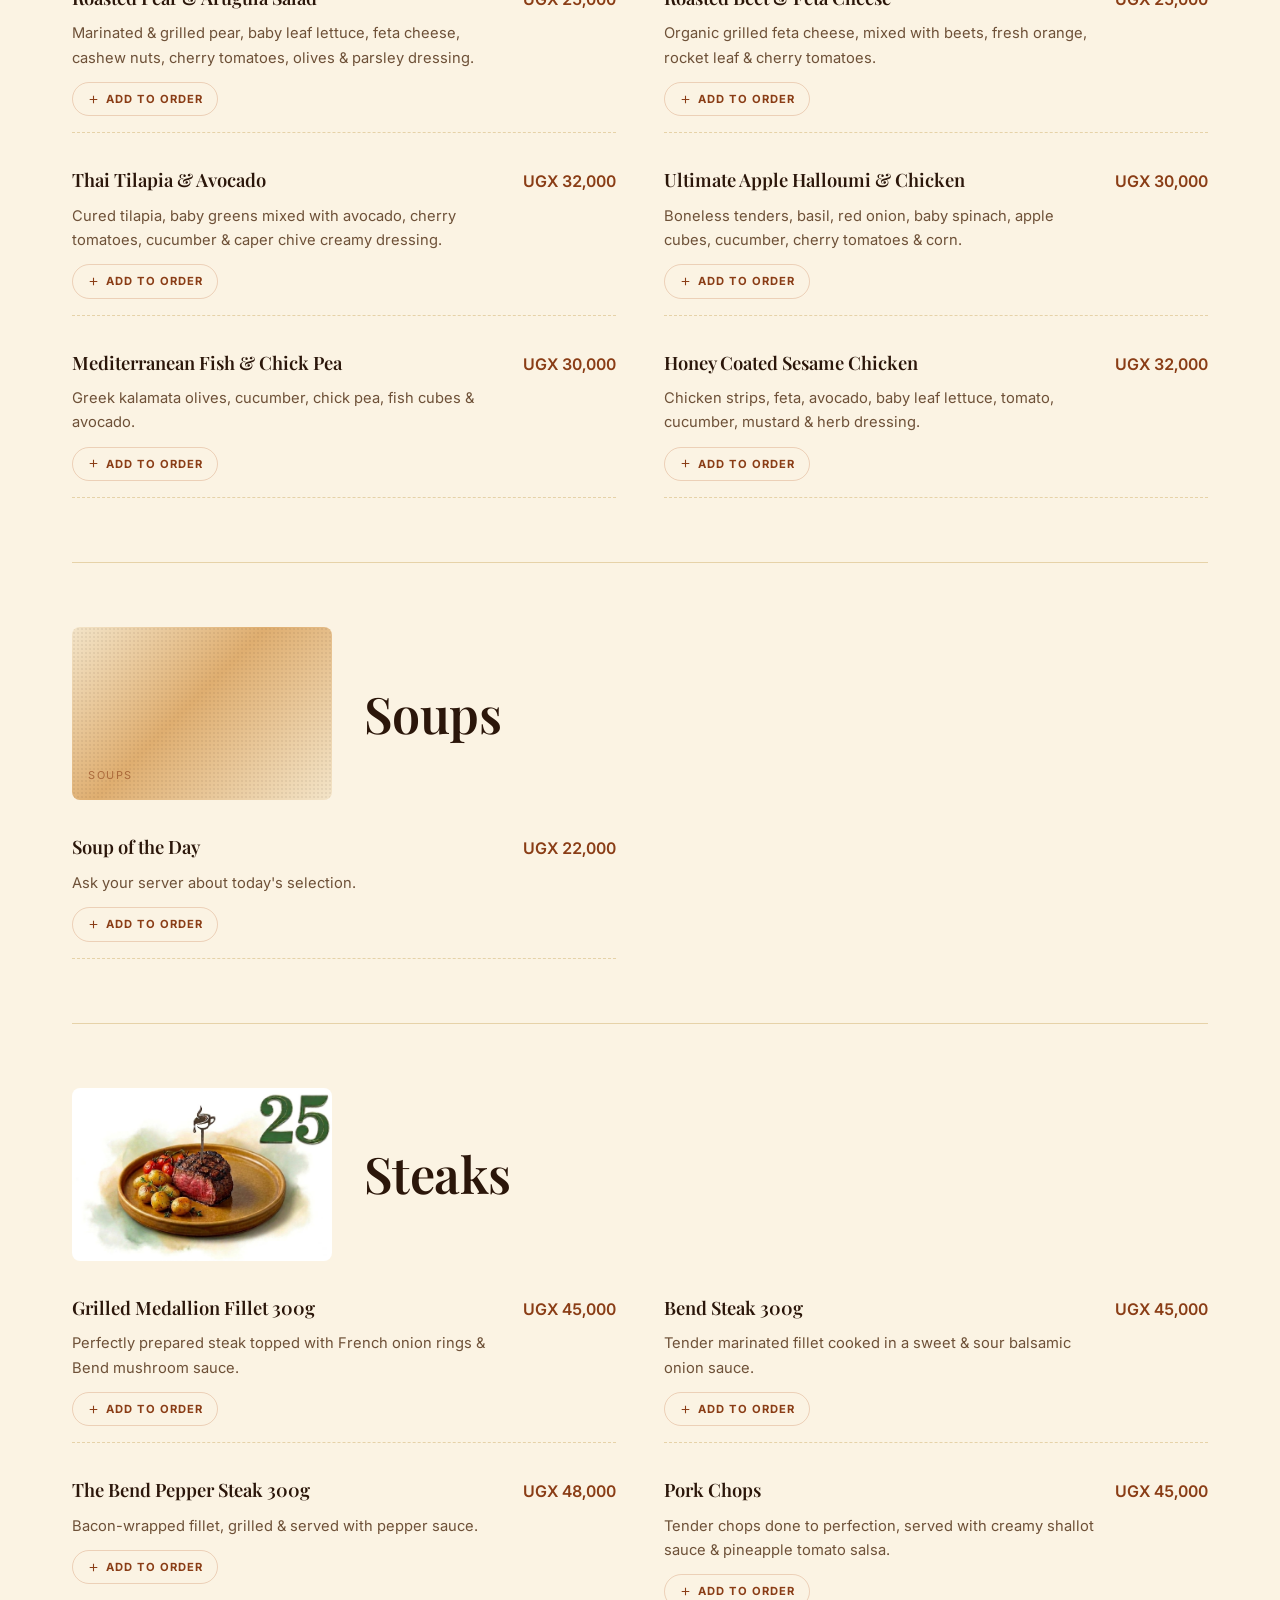
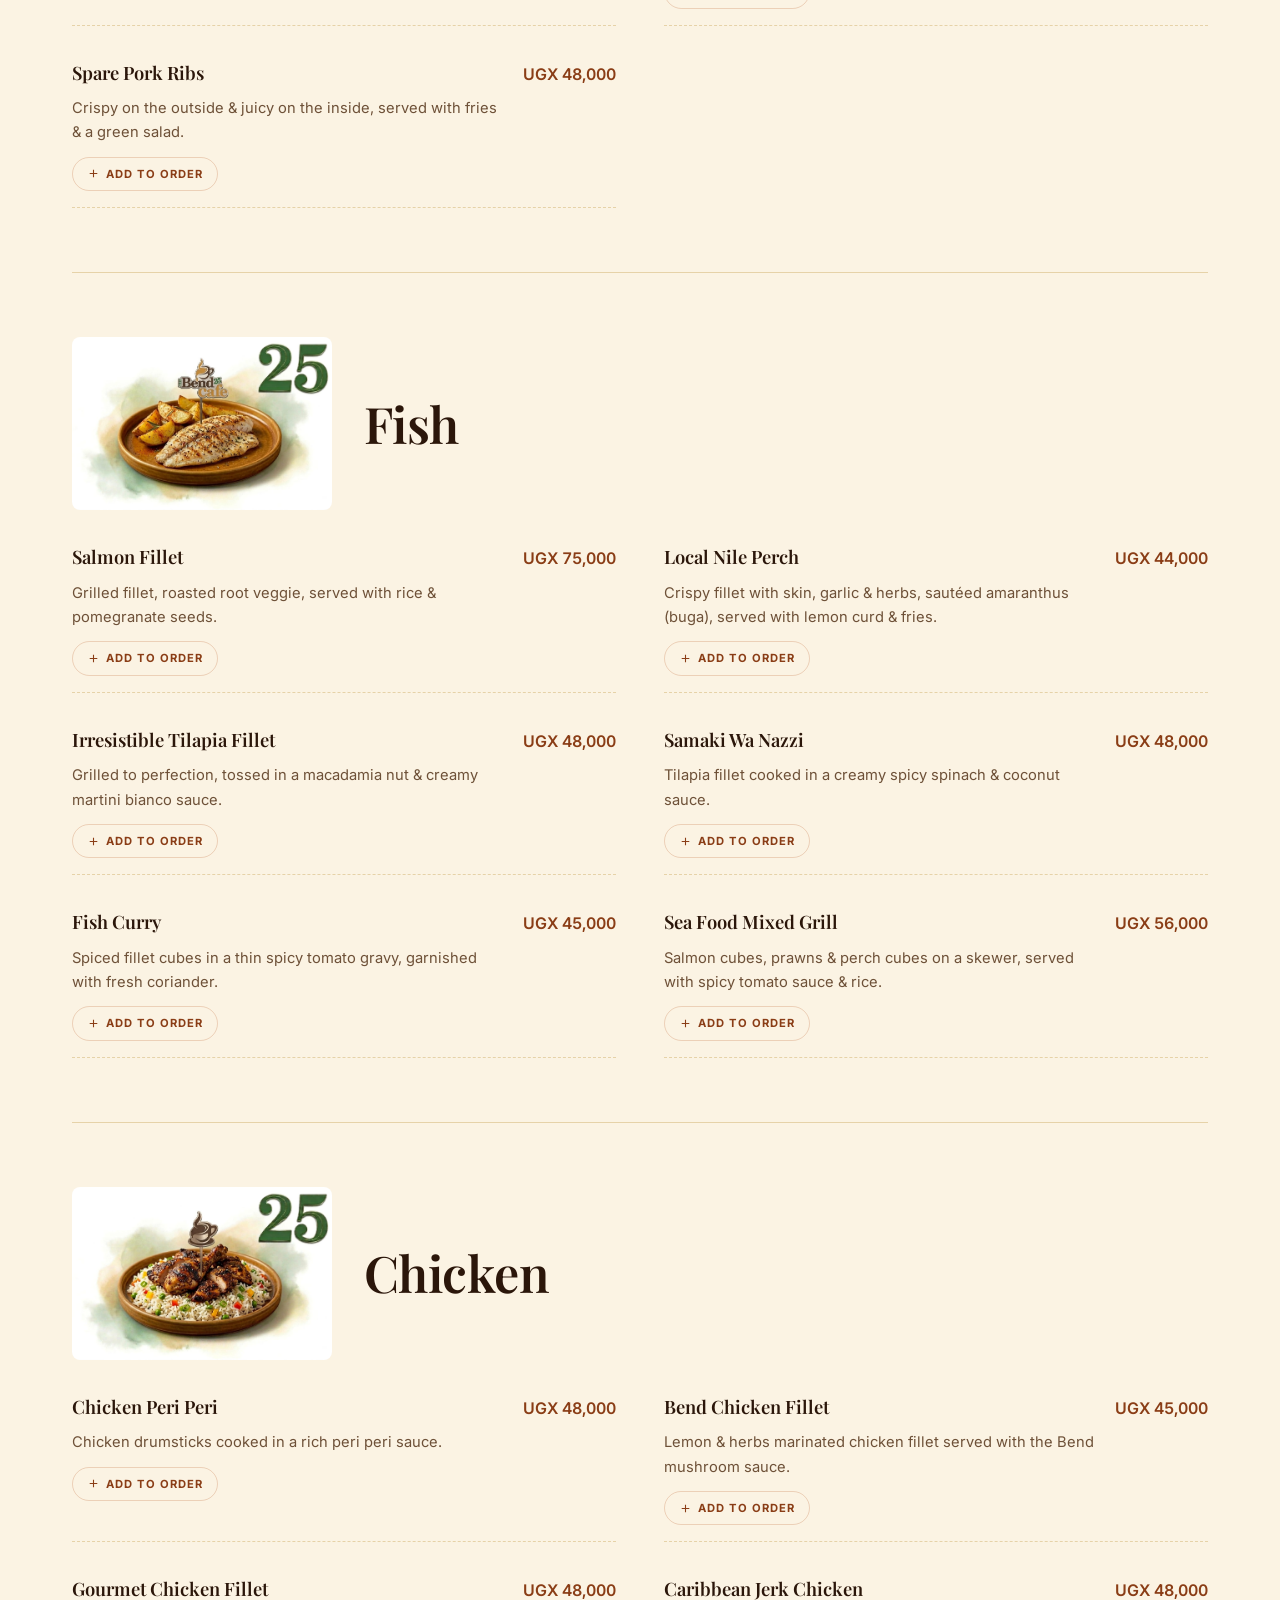
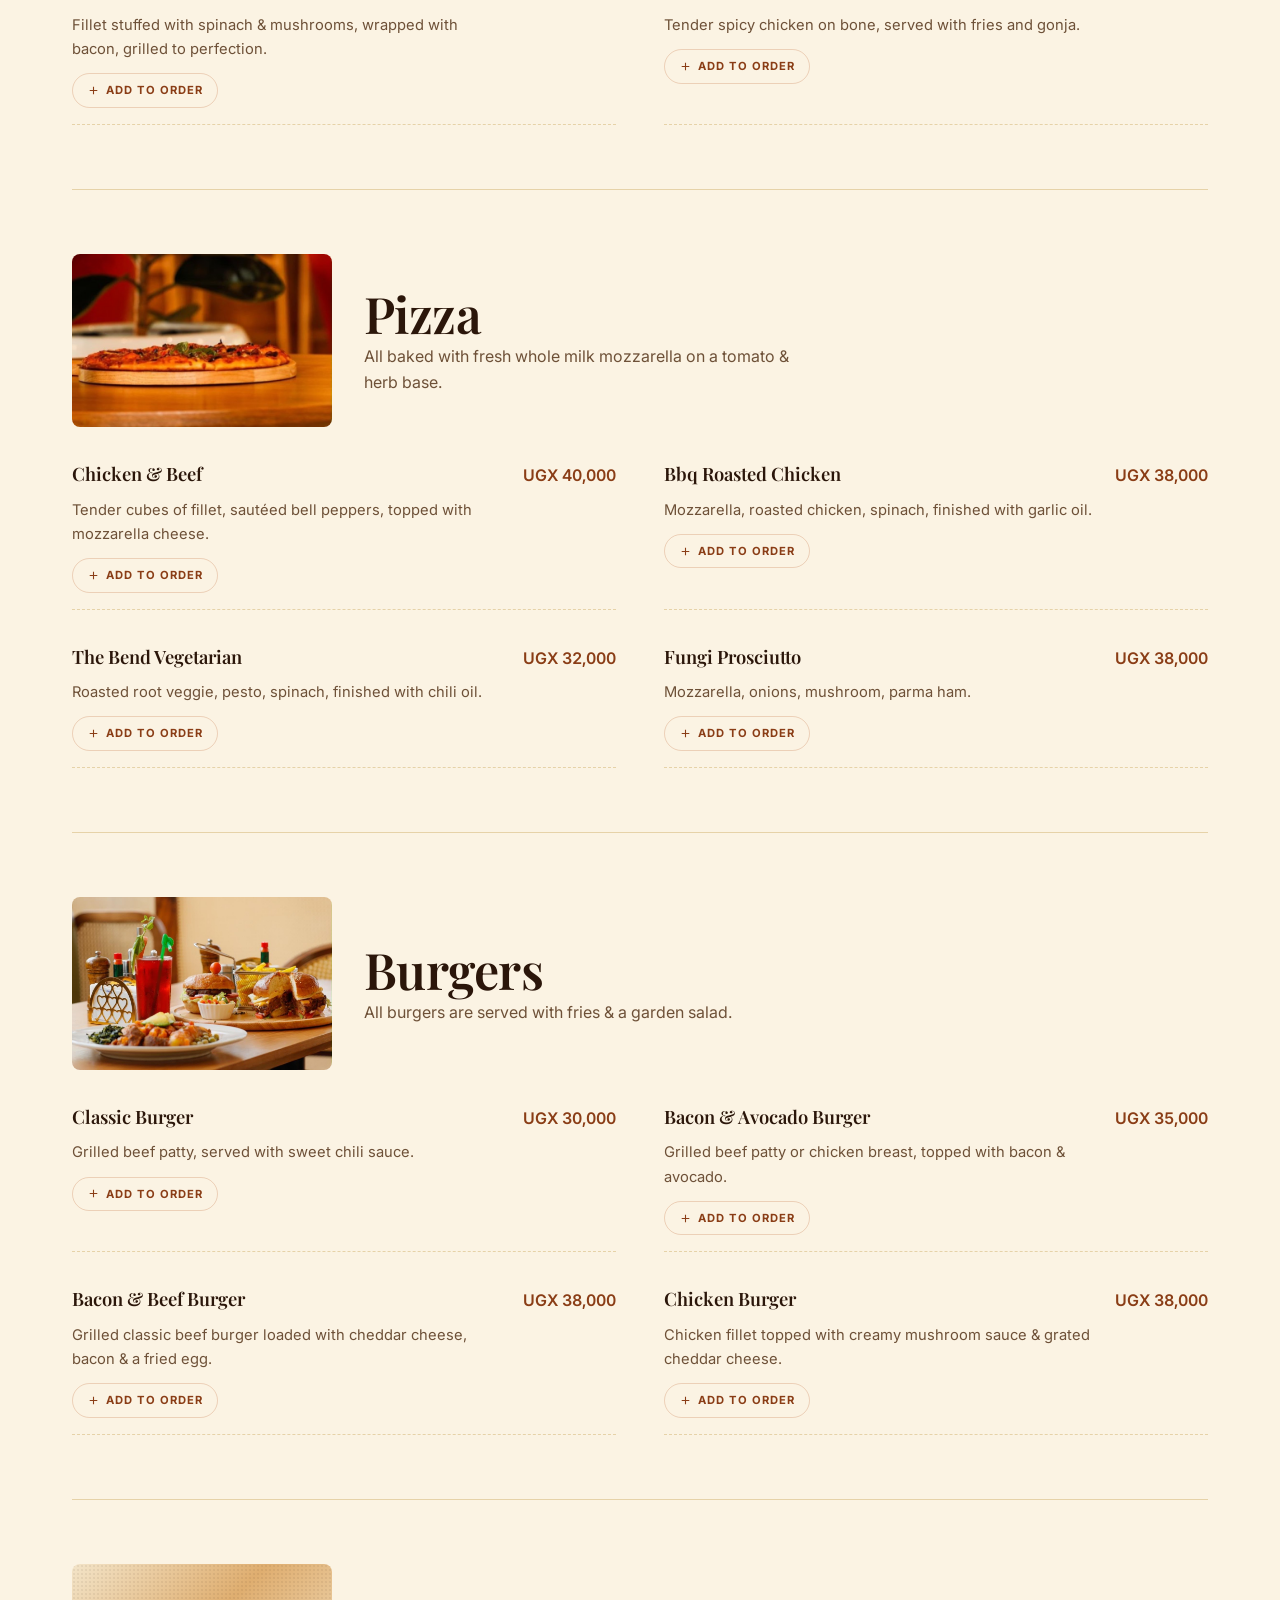
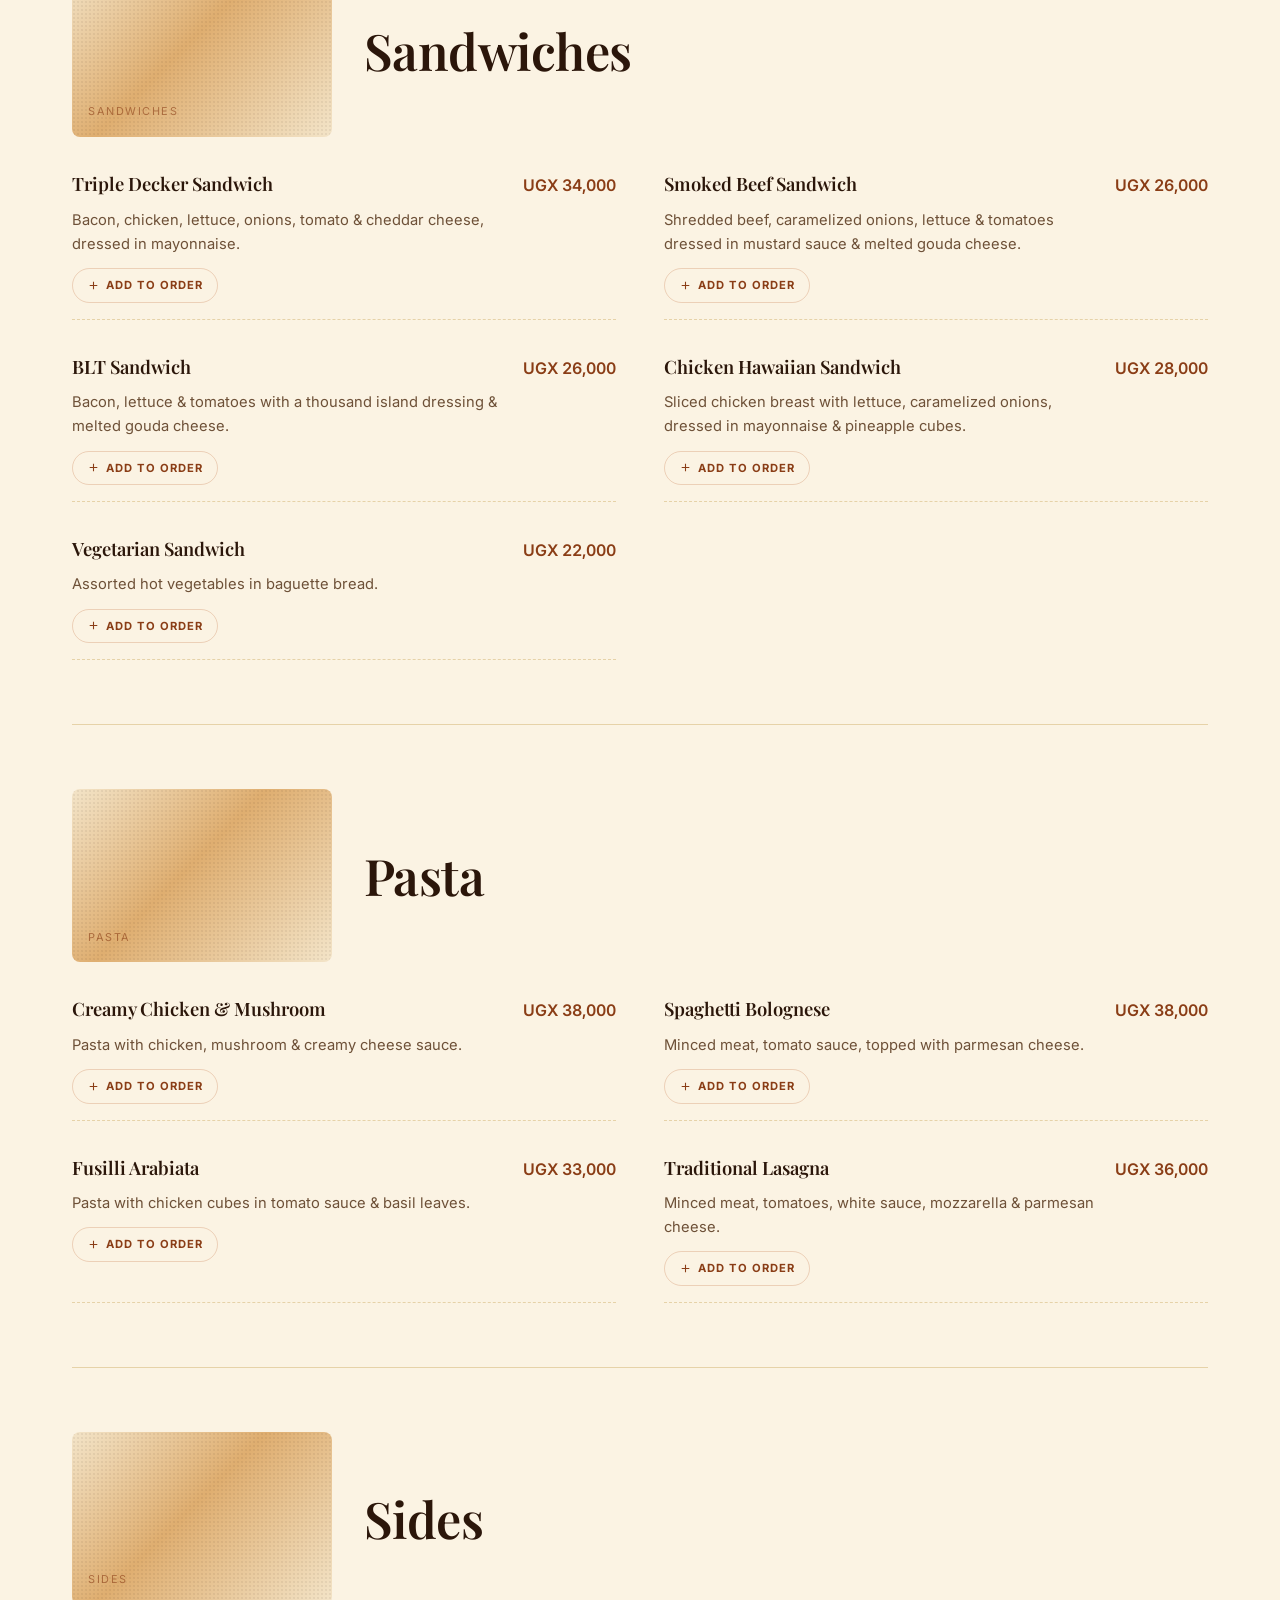
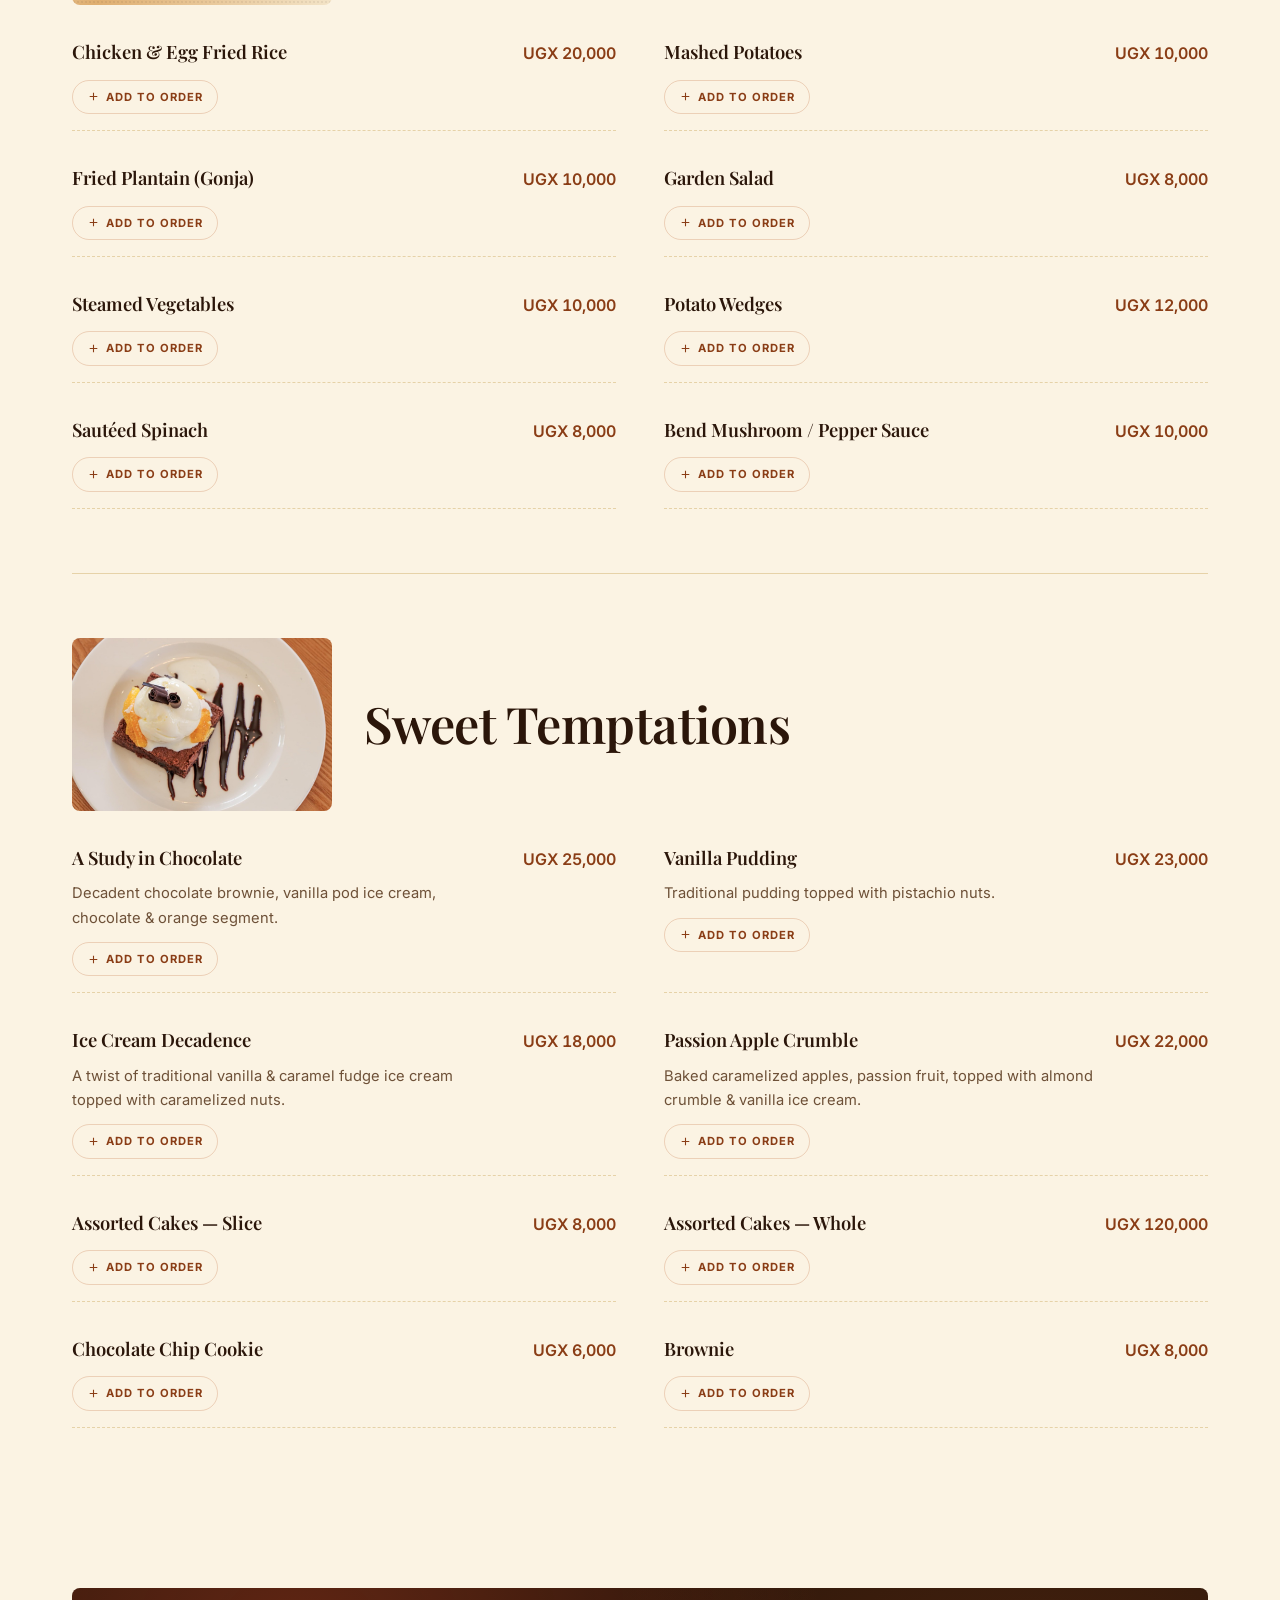
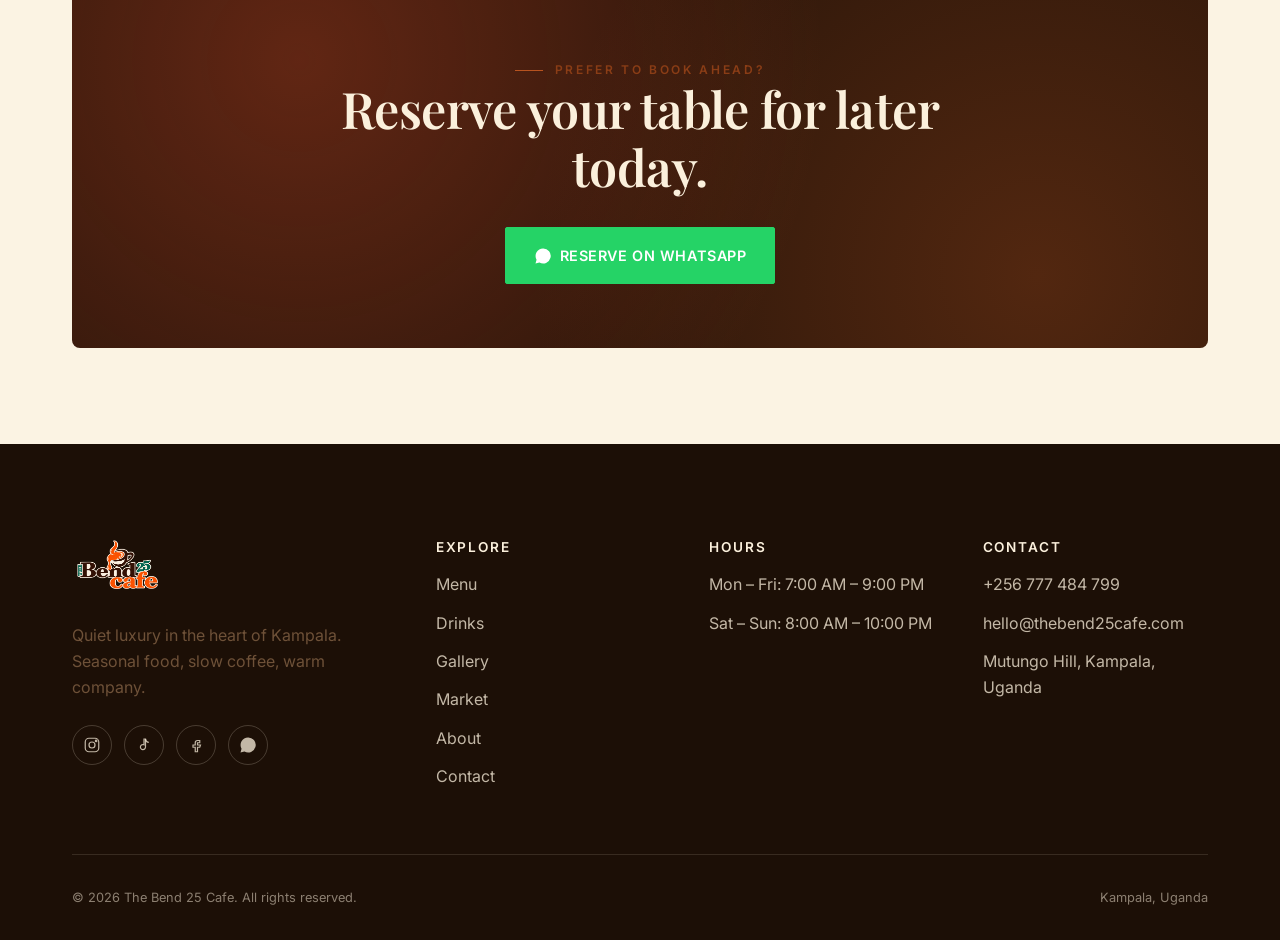
<file: menu.html>
<!doctype html>
<html lang="en">
<head>
  <meta charset="UTF-8" />
  <meta name="viewport" content="width=device-width, initial-scale=1" />
  <title>Menu — The Bend 25 Cafe</title>
  <meta name="description" content="The full menu at The Bend 25 Cafe, Kampala — bites, breakfast, salads, steaks, fish, chicken, pizza, burgers, sandwiches, pasta, sides and desserts. Build your order and send it on WhatsApp." />
  <link rel="icon" type="image/svg+xml" href="assets/img/favicon.svg" />
  <link rel="preconnect" href="https://fonts.googleapis.com" />
  <link rel="preconnect" href="https://fonts.gstatic.com" crossorigin />
  <link href="https://fonts.googleapis.com/css2?family=Inter:wght@400;500;600;700&family=Playfair+Display:ital,wght@0,500;0,600;0,700;1,500;1,600&display=swap" rel="stylesheet" />
  <link rel="stylesheet" href="assets/css/style.css" />
</head>
<body class="page-inner">
  <a class="skip-link" href="#main">Skip to content</a>

  <header class="nav">
    <div class="nav-inner">
      <a class="nav-brand" href="index.html" aria-label="The Bend 25 Cafe — Home">
        <img src="assets/img/logo.png" alt="The Bend 25 Cafe" class="logo-mark" />
      </a>

      <nav class="nav-links" aria-label="Primary">
              <a class="nav-link" href="index.html">Home</a>
              <a class="nav-link is-active" href="menu.html">Menu</a>
              <a class="nav-link" href="drinks.html">Drinks</a>
              <a class="nav-link" href="gallery.html">Gallery</a>
              <a class="nav-link" href="market.html">Market</a>
              <a class="nav-link" href="about.html">About</a>
              <a class="nav-link" href="contact.html">Contact</a>
      </nav>

      <div class="nav-actions">
        <a class="btn btn--primary btn--sm" href="tel:+256777484799">
          Reserve a Table
        </a>
        <button class="nav-toggle" aria-label="Open menu" aria-expanded="false" aria-controls="mobile-menu">
          <span></span><span></span><span></span>
        </button>
      </div>
    </div>
  </header>

  <div class="mobile-menu" id="mobile-menu">
    <nav aria-label="Mobile">
      <ul>
        <li><a href="index.html">Home</a></li>
        <li><a href="menu.html">Menu</a></li>
        <li><a href="drinks.html">Drinks</a></li>
        <li><a href="gallery.html">Gallery</a></li>
        <li><a href="market.html">Market</a></li>
        <li><a href="about.html">About</a></li>
        <li><a href="contact.html">Contact</a></li>
      </ul>
    </nav>
    <div class="cluster">
      <a class="btn btn--primary" href="https://wa.me/256777484799" target="_blank" rel="noopener">WhatsApp Us</a>
      <a class="btn btn--ghost-light" href="tel:+256777484799">Call Us</a>
    </div>
  </div>

  <main id="main">
    <section class="page-hero">
      <div class="container">
        <p class="eyebrow">The Full Menu</p>
        <h1>Dishes adapted from classics found around the world.</h1>
        <p class="lede" style="margin-top: var(--space-4); max-width: 60ch">
          We source our produce from local farmers to ensure only the freshest
          seasonal ingredients for our meals. Add dishes to your order, note
          any special requests, then send it all in one message on WhatsApp.
          Looking for drinks? See the <a href="drinks.html">full drinks menu</a>.
        </p>
      </div>
    </section>

    <nav class="menu-tabs" aria-label="Menu categories">
      <div class="container">
        <div class="menu-tabs-inner">
          <a class="menu-tab is-active" href="#bites">Bites</a>
          <a class="menu-tab" href="#breakfast">Breakfast</a>
          <a class="menu-tab" href="#salad">Salad</a>
          <a class="menu-tab" href="#soups">Soups</a>
          <a class="menu-tab" href="#steaks">Steaks</a>
          <a class="menu-tab" href="#fish">Fish</a>
          <a class="menu-tab" href="#chicken">Chicken</a>
          <a class="menu-tab" href="#pizza">Pizza</a>
          <a class="menu-tab" href="#burgers">Burgers</a>
          <a class="menu-tab" href="#sandwiches">Sandwiches</a>
          <a class="menu-tab" href="#pasta">Pasta</a>
          <a class="menu-tab" href="#sides">Sides</a>
          <a class="menu-tab" href="#desserts">Desserts</a>
        </div>
      </div>
    </nav>

    <div class="container">
      <!-- ============================= BITES ============================= -->
      <section class="menu-category" id="bites">
        <div class="menu-category-head-visual">
          <div class="menu-category-cover"><img src="assets/img/menu/bites.jpg" alt="Chicken lollipops, samosas, spring rolls and fish fingers on a shared platter" loading="lazy" /></div>
          <div class="menu-category-head">
            <h2>Bites</h2>
          </div>
        </div>
        <div class="menu-list">
          <div class="menu-item">
            <div class="menu-item-row">
              <span class="menu-item-name">Chicken Lollipops</span>
              <span class="menu-item-price">UGX 22,000</span>
            </div>
            <p class="menu-item-desc">Marinated chicken pops served with mixed fresh lettuce &amp; lemon wedges.</p>
            <button type="button" class="add-item-btn" data-add-item data-id="chicken-lollipops" data-name="Chicken Lollipops" data-price="22000">
              <svg viewBox="0 0 24 24" fill="none" stroke="currentColor" stroke-width="2"><path d="M12 5v14M5 12h14"/></svg>
              Add to Order
            </button>
          </div>
          <div class="menu-item">
            <div class="menu-item-row">
              <span class="menu-item-name">Tilapia Cubes</span>
              <span class="menu-item-price">UGX 20,000</span>
            </div>
            <p class="menu-item-desc">Tilapia cubes mixed with cherry tomatoes, lettuce &amp; a drizzle of olive oil.</p>
            <button type="button" class="add-item-btn" data-add-item data-id="tilapia-cubes" data-name="Tilapia Cubes" data-price="20000">
              <svg viewBox="0 0 24 24" fill="none" stroke="currentColor" stroke-width="2"><path d="M12 5v14M5 12h14"/></svg>
              Add to Order
            </button>
          </div>
          <div class="menu-item">
            <div class="menu-item-row">
              <span class="menu-item-name">Prawn Peri Peri</span>
              <span class="menu-item-price">UGX 35,000</span>
            </div>
            <p class="menu-item-desc">Sautéed king prawns, mixed salad &amp; honey mustard dressing.</p>
            <button type="button" class="add-item-btn" data-add-item data-id="prawn-peri-peri" data-name="Prawn Peri Peri" data-price="35000">
              <svg viewBox="0 0 24 24" fill="none" stroke="currentColor" stroke-width="2"><path d="M12 5v14M5 12h14"/></svg>
              Add to Order
            </button>
          </div>
          <div class="menu-item">
            <div class="menu-item-row">
              <span class="menu-item-name">Spring Rolls</span>
              <span class="menu-item-price">UGX 15,000</span>
            </div>
            <p class="menu-item-desc">A vegetable or chicken pair served with Thai coriander or sweet chilli sauce.</p>
            <button type="button" class="add-item-btn" data-add-item data-id="spring-rolls" data-name="Spring Rolls" data-price="15000">
              <svg viewBox="0 0 24 24" fill="none" stroke="currentColor" stroke-width="2"><path d="M12 5v14M5 12h14"/></svg>
              Add to Order
            </button>
          </div>
          <div class="menu-item">
            <div class="menu-item-row">
              <span class="menu-item-name">Fish Fingers</span>
              <span class="menu-item-price">UGX 28,000</span>
            </div>
            <p class="menu-item-desc">Golden, crispy fish fillet strips, breadcrumb-coated, served with tartar sauce.</p>
            <button type="button" class="add-item-btn" data-add-item data-id="fish-fingers" data-name="Fish Fingers" data-price="28000">
              <svg viewBox="0 0 24 24" fill="none" stroke="currentColor" stroke-width="2"><path d="M12 5v14M5 12h14"/></svg>
              Add to Order
            </button>
          </div>
          <div class="menu-item">
            <div class="menu-item-row">
              <span class="menu-item-name">Pies</span>
              <span class="menu-item-price">UGX 13,000</span>
            </div>
            <p class="menu-item-desc">Flaky, golden pastry filled with a savory blend of meat or chicken &amp; vegetables, baked to perfection.</p>
            <button type="button" class="add-item-btn" data-add-item data-id="pies" data-name="Pies" data-price="13000">
              <svg viewBox="0 0 24 24" fill="none" stroke="currentColor" stroke-width="2"><path d="M12 5v14M5 12h14"/></svg>
              Add to Order
            </button>
          </div>
          <div class="menu-item">
            <div class="menu-item-row">
              <span class="menu-item-name">A Pair of Samosas</span>
              <span class="menu-item-price">UGX 10,000</span>
            </div>
            <p class="menu-item-desc">A choice of beef or chicken, served hot.</p>
            <button type="button" class="add-item-btn" data-add-item data-id="pair-of-samosas" data-name="A Pair of Samosas" data-price="10000">
              <svg viewBox="0 0 24 24" fill="none" stroke="currentColor" stroke-width="2"><path d="M12 5v14M5 12h14"/></svg>
              Add to Order
            </button>
          </div>
          <div class="menu-item">
            <div class="menu-item-row">
              <span class="menu-item-name">Meatballs</span>
              <span class="menu-item-price">UGX 28,000</span>
            </div>
            <p class="menu-item-desc">Juicy, seasoned beef meatballs simmered in a rich tomato sauce, served with a side of garden salad.</p>
            <button type="button" class="add-item-btn" data-add-item data-id="meatballs" data-name="Meatballs" data-price="28000">
              <svg viewBox="0 0 24 24" fill="none" stroke="currentColor" stroke-width="2"><path d="M12 5v14M5 12h14"/></svg>
              Add to Order
            </button>
          </div>
          <div class="menu-item">
            <div class="menu-item-row">
              <span class="menu-item-name">Croissant</span>
              <span class="menu-item-price">UGX 8,000</span>
            </div>
            <p class="menu-item-desc">Plain, or with a chocolate filling.</p>
            <button type="button" class="add-item-btn" data-add-item data-id="croissant" data-name="Croissant" data-price="8000">
              <svg viewBox="0 0 24 24" fill="none" stroke="currentColor" stroke-width="2"><path d="M12 5v14M5 12h14"/></svg>
              Add to Order
            </button>
          </div>
        </div>
      </section>

      <!-- ============================= BREAKFAST ============================= -->
      <section class="menu-category" id="breakfast">
        <div class="menu-category-head-visual">
          <div class="menu-category-cover"><img src="assets/img/menu/breakfast.jpg" alt="A full grilled breakfast platter with eggs, bacon, sausage and coffee" loading="lazy" /></div>
          <div class="menu-category-head">
            <div>
              <h2>Breakfast Combos</h2>
              <p>Served with tea, juice or black coffee.</p>
            </div>
          </div>
        </div>
        <div class="menu-list">
          <div class="menu-item">
            <div class="menu-item-row">
              <span class="menu-item-name">Bend Breakfast</span>
              <span class="menu-item-price">UGX 31,000</span>
            </div>
            <p class="menu-item-desc">Grilled sausage, sautéed mushrooms, spicy home fries, tomatoes &amp; eggs.</p>
            <button type="button" class="add-item-btn" data-add-item data-id="bend-breakfast" data-name="Bend Breakfast" data-price="31000">
              <svg viewBox="0 0 24 24" fill="none" stroke="currentColor" stroke-width="2"><path d="M12 5v14M5 12h14"/></svg>
              Add to Order
            </button>
          </div>
          <div class="menu-item">
            <div class="menu-item-row">
              <span class="menu-item-name">Ranch Breakfast</span>
              <span class="menu-item-price">UGX 34,000</span>
            </div>
            <p class="menu-item-desc">Fried eggs, bacon, steak, tomato, sausages, home fries served with slices of toast &amp; baked beans.</p>
            <button type="button" class="add-item-btn" data-add-item data-id="ranch-breakfast" data-name="Ranch Breakfast" data-price="34000">
              <svg viewBox="0 0 24 24" fill="none" stroke="currentColor" stroke-width="2"><path d="M12 5v14M5 12h14"/></svg>
              Add to Order
            </button>
          </div>
          <div class="menu-item">
            <div class="menu-item-row">
              <span class="menu-item-name">Twist Chicken &amp; Egg Wrap</span>
              <span class="menu-item-price">UGX 32,000</span>
            </div>
            <p class="menu-item-desc">Soft homemade chapati with chicken strips, eggs &amp; home fries.</p>
            <button type="button" class="add-item-btn" data-add-item data-id="twist-chicken-egg-wrap" data-name="Twist Chicken &amp; Egg Wrap" data-price="32000">
              <svg viewBox="0 0 24 24" fill="none" stroke="currentColor" stroke-width="2"><path d="M12 5v14M5 12h14"/></svg>
              Add to Order
            </button>
          </div>
          <div class="menu-item">
            <div class="menu-item-row">
              <span class="menu-item-name">Breakfast Pancake</span>
              <span class="menu-item-price">UGX 32,000</span>
            </div>
            <p class="menu-item-desc">American pancakes, sausage, home fries, tomato, baked beans &amp; eggs.</p>
            <button type="button" class="add-item-btn" data-add-item data-id="breakfast-pancake" data-name="Breakfast Pancake" data-price="32000">
              <svg viewBox="0 0 24 24" fill="none" stroke="currentColor" stroke-width="2"><path d="M12 5v14M5 12h14"/></svg>
              Add to Order
            </button>
          </div>
          <div class="menu-item">
            <div class="menu-item-row">
              <span class="menu-item-name">Creamy Egg Sandwich</span>
              <span class="menu-item-price">UGX 32,000</span>
            </div>
            <p class="menu-item-desc">Cubed fillet mixed with egg mayo, bacon, spring onions, served with home fries &amp; lemon curd.</p>
            <button type="button" class="add-item-btn" data-add-item data-id="creamy-egg-sandwich" data-name="Creamy Egg Sandwich" data-price="32000">
              <svg viewBox="0 0 24 24" fill="none" stroke="currentColor" stroke-width="2"><path d="M12 5v14M5 12h14"/></svg>
              Add to Order
            </button>
          </div>
          <div class="menu-item">
            <div class="menu-item-row">
              <span class="menu-item-name">Fruit Platter</span>
              <span class="menu-item-price">UGX 25,000</span>
            </div>
            <p class="menu-item-desc">A fresh seasonal selection.</p>
            <button type="button" class="add-item-btn" data-add-item data-id="fruit-platter" data-name="Fruit Platter" data-price="25000">
              <svg viewBox="0 0 24 24" fill="none" stroke="currentColor" stroke-width="2"><path d="M12 5v14M5 12h14"/></svg>
              Add to Order
            </button>
          </div>
          <div class="menu-item">
            <div class="menu-item-row">
              <span class="menu-item-name">Fruit Salad Bowl</span>
              <span class="menu-item-price">UGX 25,000</span>
            </div>
            <p class="menu-item-desc">Add any two: muesli, yoghurt, honey, or assorted nuts.</p>
            <button type="button" class="add-item-btn" data-add-item data-id="fruit-salad-bowl" data-name="Fruit Salad Bowl" data-price="25000">
              <svg viewBox="0 0 24 24" fill="none" stroke="currentColor" stroke-width="2"><path d="M12 5v14M5 12h14"/></svg>
              Add to Order
            </button>
          </div>
        </div>
      </section>

      <!-- ============================= SALAD ============================= -->
      <section class="menu-category" id="salad">
        <div class="menu-category-head-visual">
          <div class="menu-category-cover"><img src="assets/img/menu/salad.jpg" alt="A composed salad with salmon, soft-boiled egg and fresh greens" loading="lazy" /></div>
          <div class="menu-category-head">
            <h2>Salad</h2>
          </div>
        </div>
        <div class="menu-list">
          <div class="menu-item">
            <div class="menu-item-row">
              <span class="menu-item-name">Roasted Pear &amp; Arugula Salad</span>
              <span class="menu-item-price">UGX 25,000</span>
            </div>
            <p class="menu-item-desc">Marinated &amp; grilled pear, baby leaf lettuce, feta cheese, cashew nuts, cherry tomatoes, olives &amp; parsley dressing.</p>
            <button type="button" class="add-item-btn" data-add-item data-id="roasted-pear-arugula-salad" data-name="Roasted Pear &amp; Arugula Salad" data-price="25000">
              <svg viewBox="0 0 24 24" fill="none" stroke="currentColor" stroke-width="2"><path d="M12 5v14M5 12h14"/></svg>
              Add to Order
            </button>
          </div>
          <div class="menu-item">
            <div class="menu-item-row">
              <span class="menu-item-name">Roasted Beet &amp; Feta Cheese</span>
              <span class="menu-item-price">UGX 25,000</span>
            </div>
            <p class="menu-item-desc">Organic grilled feta cheese, mixed with beets, fresh orange, rocket leaf &amp; cherry tomatoes.</p>
            <button type="button" class="add-item-btn" data-add-item data-id="roasted-beet-feta-cheese" data-name="Roasted Beet &amp; Feta Cheese" data-price="25000">
              <svg viewBox="0 0 24 24" fill="none" stroke="currentColor" stroke-width="2"><path d="M12 5v14M5 12h14"/></svg>
              Add to Order
            </button>
          </div>
          <div class="menu-item">
            <div class="menu-item-row">
              <span class="menu-item-name">Thai Tilapia &amp; Avocado</span>
              <span class="menu-item-price">UGX 32,000</span>
            </div>
            <p class="menu-item-desc">Cured tilapia, baby greens mixed with avocado, cherry tomatoes, cucumber &amp; caper chive creamy dressing.</p>
            <button type="button" class="add-item-btn" data-add-item data-id="thai-tilapia-avocado" data-name="Thai Tilapia &amp; Avocado" data-price="32000">
              <svg viewBox="0 0 24 24" fill="none" stroke="currentColor" stroke-width="2"><path d="M12 5v14M5 12h14"/></svg>
              Add to Order
            </button>
          </div>
          <div class="menu-item">
            <div class="menu-item-row">
              <span class="menu-item-name">Ultimate Apple Halloumi &amp; Chicken</span>
              <span class="menu-item-price">UGX 30,000</span>
            </div>
            <p class="menu-item-desc">Boneless tenders, basil, red onion, baby spinach, apple cubes, cucumber, cherry tomatoes &amp; corn.</p>
            <button type="button" class="add-item-btn" data-add-item data-id="ultimate-apple-halloumi-chicken" data-name="Ultimate Apple Halloumi &amp; Chicken" data-price="30000">
              <svg viewBox="0 0 24 24" fill="none" stroke="currentColor" stroke-width="2"><path d="M12 5v14M5 12h14"/></svg>
              Add to Order
            </button>
          </div>
          <div class="menu-item">
            <div class="menu-item-row">
              <span class="menu-item-name">Mediterranean Fish &amp; Chick Pea</span>
              <span class="menu-item-price">UGX 30,000</span>
            </div>
            <p class="menu-item-desc">Greek kalamata olives, cucumber, chick pea, fish cubes &amp; avocado.</p>
            <button type="button" class="add-item-btn" data-add-item data-id="mediterranean-fish-chickpea" data-name="Mediterranean Fish &amp; Chick Pea" data-price="30000">
              <svg viewBox="0 0 24 24" fill="none" stroke="currentColor" stroke-width="2"><path d="M12 5v14M5 12h14"/></svg>
              Add to Order
            </button>
          </div>
          <div class="menu-item">
            <div class="menu-item-row">
              <span class="menu-item-name">Honey Coated Sesame Chicken</span>
              <span class="menu-item-price">UGX 32,000</span>
            </div>
            <p class="menu-item-desc">Chicken strips, feta, avocado, baby leaf lettuce, tomato, cucumber, mustard &amp; herb dressing.</p>
            <button type="button" class="add-item-btn" data-add-item data-id="honey-coated-sesame-chicken" data-name="Honey Coated Sesame Chicken" data-price="32000">
              <svg viewBox="0 0 24 24" fill="none" stroke="currentColor" stroke-width="2"><path d="M12 5v14M5 12h14"/></svg>
              Add to Order
            </button>
          </div>
        </div>
      </section>

      <!-- ============================= SOUPS ============================= -->
      <section class="menu-category" id="soups">
        <div class="menu-category-head-visual">
          <div class="photo-block menu-category-cover" data-label="Soups"></div>
          <div class="menu-category-head">
            <h2>Soups</h2>
          </div>
        </div>
        <div class="menu-list">
          <div class="menu-item">
            <div class="menu-item-row">
              <span class="menu-item-name">Soup of the Day</span>
              <span class="menu-item-price">UGX 22,000</span>
            </div>
            <p class="menu-item-desc">Ask your server about today's selection.</p>
            <button type="button" class="add-item-btn" data-add-item data-id="soup-of-the-day" data-name="Soup of the Day" data-price="22000">
              <svg viewBox="0 0 24 24" fill="none" stroke="currentColor" stroke-width="2"><path d="M12 5v14M5 12h14"/></svg>
              Add to Order
            </button>
          </div>
        </div>
      </section>

      <!-- ============================= STEAKS ============================= -->
      <section class="menu-category" id="steaks">
        <div class="menu-category-head-visual">
          <div class="menu-category-cover"><img src="assets/img/menu/steaks.jpg" alt="A grilled steak with roasted potatoes and cherry tomatoes" loading="lazy" /></div>
          <div class="menu-category-head">
            <h2>Steaks</h2>
          </div>
        </div>
        <div class="menu-list">
          <div class="menu-item">
            <div class="menu-item-row">
              <span class="menu-item-name">Grilled Medallion Fillet 300g</span>
              <span class="menu-item-price">UGX 45,000</span>
            </div>
            <p class="menu-item-desc">Perfectly prepared steak topped with French onion rings &amp; Bend mushroom sauce.</p>
            <button type="button" class="add-item-btn" data-add-item data-id="grilled-medallion-fillet" data-name="Grilled Medallion Fillet 300g" data-price="45000">
              <svg viewBox="0 0 24 24" fill="none" stroke="currentColor" stroke-width="2"><path d="M12 5v14M5 12h14"/></svg>
              Add to Order
            </button>
          </div>
          <div class="menu-item">
            <div class="menu-item-row">
              <span class="menu-item-name">Bend Steak 300g</span>
              <span class="menu-item-price">UGX 45,000</span>
            </div>
            <p class="menu-item-desc">Tender marinated fillet cooked in a sweet &amp; sour balsamic onion sauce.</p>
            <button type="button" class="add-item-btn" data-add-item data-id="bend-steak" data-name="Bend Steak 300g" data-price="45000">
              <svg viewBox="0 0 24 24" fill="none" stroke="currentColor" stroke-width="2"><path d="M12 5v14M5 12h14"/></svg>
              Add to Order
            </button>
          </div>
          <div class="menu-item">
            <div class="menu-item-row">
              <span class="menu-item-name">The Bend Pepper Steak 300g</span>
              <span class="menu-item-price">UGX 48,000</span>
            </div>
            <p class="menu-item-desc">Bacon-wrapped fillet, grilled &amp; served with pepper sauce.</p>
            <button type="button" class="add-item-btn" data-add-item data-id="bend-pepper-steak" data-name="The Bend Pepper Steak 300g" data-price="48000">
              <svg viewBox="0 0 24 24" fill="none" stroke="currentColor" stroke-width="2"><path d="M12 5v14M5 12h14"/></svg>
              Add to Order
            </button>
          </div>
          <div class="menu-item">
            <div class="menu-item-row">
              <span class="menu-item-name">Pork Chops</span>
              <span class="menu-item-price">UGX 45,000</span>
            </div>
            <p class="menu-item-desc">Tender chops done to perfection, served with creamy shallot sauce &amp; pineapple tomato salsa.</p>
            <button type="button" class="add-item-btn" data-add-item data-id="pork-chops" data-name="Pork Chops" data-price="45000">
              <svg viewBox="0 0 24 24" fill="none" stroke="currentColor" stroke-width="2"><path d="M12 5v14M5 12h14"/></svg>
              Add to Order
            </button>
          </div>
          <div class="menu-item">
            <div class="menu-item-row">
              <span class="menu-item-name">Spare Pork Ribs</span>
              <span class="menu-item-price">UGX 48,000</span>
            </div>
            <p class="menu-item-desc">Crispy on the outside &amp; juicy on the inside, served with fries &amp; a green salad.</p>
            <button type="button" class="add-item-btn" data-add-item data-id="spare-pork-ribs" data-name="Spare Pork Ribs" data-price="48000">
              <svg viewBox="0 0 24 24" fill="none" stroke="currentColor" stroke-width="2"><path d="M12 5v14M5 12h14"/></svg>
              Add to Order
            </button>
          </div>
        </div>
      </section>

      <!-- ============================= FISH ============================= -->
      <section class="menu-category" id="fish">
        <div class="menu-category-head-visual">
          <div class="menu-category-cover"><img src="assets/img/menu/fish.jpg" alt="A grilled whole fish fillet served with potato wedges" loading="lazy" /></div>
          <div class="menu-category-head">
            <h2>Fish</h2>
          </div>
        </div>
        <div class="menu-list">
          <div class="menu-item">
            <div class="menu-item-row">
              <span class="menu-item-name">Salmon Fillet</span>
              <span class="menu-item-price">UGX 75,000</span>
            </div>
            <p class="menu-item-desc">Grilled fillet, roasted root veggie, served with rice &amp; pomegranate seeds.</p>
            <button type="button" class="add-item-btn" data-add-item data-id="salmon-fillet" data-name="Salmon Fillet" data-price="75000">
              <svg viewBox="0 0 24 24" fill="none" stroke="currentColor" stroke-width="2"><path d="M12 5v14M5 12h14"/></svg>
              Add to Order
            </button>
          </div>
          <div class="menu-item">
            <div class="menu-item-row">
              <span class="menu-item-name">Local Nile Perch</span>
              <span class="menu-item-price">UGX 44,000</span>
            </div>
            <p class="menu-item-desc">Crispy fillet with skin, garlic &amp; herbs, sautéed amaranthus (buga), served with lemon curd &amp; fries.</p>
            <button type="button" class="add-item-btn" data-add-item data-id="local-nile-perch" data-name="Local Nile Perch" data-price="44000">
              <svg viewBox="0 0 24 24" fill="none" stroke="currentColor" stroke-width="2"><path d="M12 5v14M5 12h14"/></svg>
              Add to Order
            </button>
          </div>
          <div class="menu-item">
            <div class="menu-item-row">
              <span class="menu-item-name">Irresistible Tilapia Fillet</span>
              <span class="menu-item-price">UGX 48,000</span>
            </div>
            <p class="menu-item-desc">Grilled to perfection, tossed in a macadamia nut &amp; creamy martini bianco sauce.</p>
            <button type="button" class="add-item-btn" data-add-item data-id="irresistible-tilapia-fillet" data-name="Irresistible Tilapia Fillet" data-price="48000">
              <svg viewBox="0 0 24 24" fill="none" stroke="currentColor" stroke-width="2"><path d="M12 5v14M5 12h14"/></svg>
              Add to Order
            </button>
          </div>
          <div class="menu-item">
            <div class="menu-item-row">
              <span class="menu-item-name">Samaki Wa Nazzi</span>
              <span class="menu-item-price">UGX 48,000</span>
            </div>
            <p class="menu-item-desc">Tilapia fillet cooked in a creamy spicy spinach &amp; coconut sauce.</p>
            <button type="button" class="add-item-btn" data-add-item data-id="samaki-wa-nazzi" data-name="Samaki Wa Nazzi" data-price="48000">
              <svg viewBox="0 0 24 24" fill="none" stroke="currentColor" stroke-width="2"><path d="M12 5v14M5 12h14"/></svg>
              Add to Order
            </button>
          </div>
          <div class="menu-item">
            <div class="menu-item-row">
              <span class="menu-item-name">Fish Curry</span>
              <span class="menu-item-price">UGX 45,000</span>
            </div>
            <p class="menu-item-desc">Spiced fillet cubes in a thin spicy tomato gravy, garnished with fresh coriander.</p>
            <button type="button" class="add-item-btn" data-add-item data-id="fish-curry" data-name="Fish Curry" data-price="45000">
              <svg viewBox="0 0 24 24" fill="none" stroke="currentColor" stroke-width="2"><path d="M12 5v14M5 12h14"/></svg>
              Add to Order
            </button>
          </div>
          <div class="menu-item">
            <div class="menu-item-row">
              <span class="menu-item-name">Sea Food Mixed Grill</span>
              <span class="menu-item-price">UGX 56,000</span>
            </div>
            <p class="menu-item-desc">Salmon cubes, prawns &amp; perch cubes on a skewer, served with spicy tomato sauce &amp; rice.</p>
            <button type="button" class="add-item-btn" data-add-item data-id="seafood-mixed-grill" data-name="Sea Food Mixed Grill" data-price="56000">
              <svg viewBox="0 0 24 24" fill="none" stroke="currentColor" stroke-width="2"><path d="M12 5v14M5 12h14"/></svg>
              Add to Order
            </button>
          </div>
        </div>
      </section>

      <!-- ============================= CHICKEN ============================= -->
      <section class="menu-category" id="chicken">
        <div class="menu-category-head-visual">
          <div class="menu-category-cover"><img src="assets/img/menu/chicken.jpg" alt="Grilled chicken drumsticks over vegetable fried rice" loading="lazy" /></div>
          <div class="menu-category-head">
            <h2>Chicken</h2>
          </div>
        </div>
        <div class="menu-list">
          <div class="menu-item">
            <div class="menu-item-row">
              <span class="menu-item-name">Chicken Peri Peri</span>
              <span class="menu-item-price">UGX 48,000</span>
            </div>
            <p class="menu-item-desc">Chicken drumsticks cooked in a rich peri peri sauce.</p>
            <button type="button" class="add-item-btn" data-add-item data-id="chicken-peri-peri" data-name="Chicken Peri Peri" data-price="48000">
              <svg viewBox="0 0 24 24" fill="none" stroke="currentColor" stroke-width="2"><path d="M12 5v14M5 12h14"/></svg>
              Add to Order
            </button>
          </div>
          <div class="menu-item">
            <div class="menu-item-row">
              <span class="menu-item-name">Bend Chicken Fillet</span>
              <span class="menu-item-price">UGX 45,000</span>
            </div>
            <p class="menu-item-desc">Lemon &amp; herbs marinated chicken fillet served with the Bend mushroom sauce.</p>
            <button type="button" class="add-item-btn" data-add-item data-id="bend-chicken-fillet" data-name="Bend Chicken Fillet" data-price="45000">
              <svg viewBox="0 0 24 24" fill="none" stroke="currentColor" stroke-width="2"><path d="M12 5v14M5 12h14"/></svg>
              Add to Order
            </button>
          </div>
          <div class="menu-item">
            <div class="menu-item-row">
              <span class="menu-item-name">Gourmet Chicken Fillet</span>
              <span class="menu-item-price">UGX 48,000</span>
            </div>
            <p class="menu-item-desc">Fillet stuffed with spinach &amp; mushrooms, wrapped with bacon, grilled to perfection.</p>
            <button type="button" class="add-item-btn" data-add-item data-id="gourmet-chicken-fillet" data-name="Gourmet Chicken Fillet" data-price="48000">
              <svg viewBox="0 0 24 24" fill="none" stroke="currentColor" stroke-width="2"><path d="M12 5v14M5 12h14"/></svg>
              Add to Order
            </button>
          </div>
          <div class="menu-item">
            <div class="menu-item-row">
              <span class="menu-item-name">Caribbean Jerk Chicken</span>
              <span class="menu-item-price">UGX 48,000</span>
            </div>
            <p class="menu-item-desc">Tender spicy chicken on bone, served with fries and gonja.</p>
            <button type="button" class="add-item-btn" data-add-item data-id="caribbean-jerk-chicken" data-name="Caribbean Jerk Chicken" data-price="48000">
              <svg viewBox="0 0 24 24" fill="none" stroke="currentColor" stroke-width="2"><path d="M12 5v14M5 12h14"/></svg>
              Add to Order
            </button>
          </div>
        </div>
      </section>

      <!-- ============================= PIZZA ============================= -->
      <section class="menu-category" id="pizza">
        <div class="menu-category-head-visual">
          <div class="menu-category-cover"><img src="assets/img/menu/pizza.jpg" alt="Fresh pizza on a wooden board" loading="lazy" /></div>
          <div class="menu-category-head">
            <div>
              <h2>Pizza</h2>
              <p>All baked with fresh whole milk mozzarella on a tomato &amp; herb base.</p>
            </div>
          </div>
        </div>
        <div class="menu-list">
          <div class="menu-item">
            <div class="menu-item-row">
              <span class="menu-item-name">Chicken &amp; Beef</span>
              <span class="menu-item-price">UGX 40,000</span>
            </div>
            <p class="menu-item-desc">Tender cubes of fillet, sautéed bell peppers, topped with mozzarella cheese.</p>
            <button type="button" class="add-item-btn" data-add-item data-id="pizza-chicken-beef" data-name="Pizza: Chicken &amp; Beef" data-price="40000">
              <svg viewBox="0 0 24 24" fill="none" stroke="currentColor" stroke-width="2"><path d="M12 5v14M5 12h14"/></svg>
              Add to Order
            </button>
          </div>
          <div class="menu-item">
            <div class="menu-item-row">
              <span class="menu-item-name">Bbq Roasted Chicken</span>
              <span class="menu-item-price">UGX 38,000</span>
            </div>
            <p class="menu-item-desc">Mozzarella, roasted chicken, spinach, finished with garlic oil.</p>
            <button type="button" class="add-item-btn" data-add-item data-id="pizza-bbq-roasted-chicken" data-name="Pizza: Bbq Roasted Chicken" data-price="38000">
              <svg viewBox="0 0 24 24" fill="none" stroke="currentColor" stroke-width="2"><path d="M12 5v14M5 12h14"/></svg>
              Add to Order
            </button>
          </div>
          <div class="menu-item">
            <div class="menu-item-row">
              <span class="menu-item-name">The Bend Vegetarian</span>
              <span class="menu-item-price">UGX 32,000</span>
            </div>
            <p class="menu-item-desc">Roasted root veggie, pesto, spinach, finished with chili oil.</p>
            <button type="button" class="add-item-btn" data-add-item data-id="pizza-bend-vegetarian" data-name="Pizza: The Bend Vegetarian" data-price="32000">
              <svg viewBox="0 0 24 24" fill="none" stroke="currentColor" stroke-width="2"><path d="M12 5v14M5 12h14"/></svg>
              Add to Order
            </button>
          </div>
          <div class="menu-item">
            <div class="menu-item-row">
              <span class="menu-item-name">Fungi Prosciutto</span>
              <span class="menu-item-price">UGX 38,000</span>
            </div>
            <p class="menu-item-desc">Mozzarella, onions, mushroom, parma ham.</p>
            <button type="button" class="add-item-btn" data-add-item data-id="pizza-fungi-prosciutto" data-name="Pizza: Fungi Prosciutto" data-price="38000">
              <svg viewBox="0 0 24 24" fill="none" stroke="currentColor" stroke-width="2"><path d="M12 5v14M5 12h14"/></svg>
              Add to Order
            </button>
          </div>
        </div>
      </section>

      <!-- ============================= BURGERS ============================= -->
      <section class="menu-category" id="burgers">
        <div class="menu-category-head-visual">
          <div class="menu-category-cover"><img src="assets/img/gallery/burger-spread.jpg" alt="Burgers and fries on the table" loading="lazy" /></div>
          <div class="menu-category-head">
            <div>
              <h2>Burgers</h2>
              <p>All burgers are served with fries &amp; a garden salad.</p>
            </div>
          </div>
        </div>
        <div class="menu-list">
          <div class="menu-item">
            <div class="menu-item-row">
              <span class="menu-item-name">Classic Burger</span>
              <span class="menu-item-price">UGX 30,000</span>
            </div>
            <p class="menu-item-desc">Grilled beef patty, served with sweet chili sauce.</p>
            <button type="button" class="add-item-btn" data-add-item data-id="classic-burger" data-name="Classic Burger" data-price="30000">
              <svg viewBox="0 0 24 24" fill="none" stroke="currentColor" stroke-width="2"><path d="M12 5v14M5 12h14"/></svg>
              Add to Order
            </button>
          </div>
          <div class="menu-item">
            <div class="menu-item-row">
              <span class="menu-item-name">Bacon &amp; Avocado Burger</span>
              <span class="menu-item-price">UGX 35,000</span>
            </div>
            <p class="menu-item-desc">Grilled beef patty or chicken breast, topped with bacon &amp; avocado.</p>
            <button type="button" class="add-item-btn" data-add-item data-id="bacon-avocado-burger" data-name="Bacon &amp; Avocado Burger" data-price="35000">
              <svg viewBox="0 0 24 24" fill="none" stroke="currentColor" stroke-width="2"><path d="M12 5v14M5 12h14"/></svg>
              Add to Order
            </button>
          </div>
          <div class="menu-item">
            <div class="menu-item-row">
              <span class="menu-item-name">Bacon &amp; Beef Burger</span>
              <span class="menu-item-price">UGX 38,000</span>
            </div>
            <p class="menu-item-desc">Grilled classic beef burger loaded with cheddar cheese, bacon &amp; a fried egg.</p>
            <button type="button" class="add-item-btn" data-add-item data-id="bacon-beef-burger" data-name="Bacon &amp; Beef Burger" data-price="38000">
              <svg viewBox="0 0 24 24" fill="none" stroke="currentColor" stroke-width="2"><path d="M12 5v14M5 12h14"/></svg>
              Add to Order
            </button>
          </div>
          <div class="menu-item">
            <div class="menu-item-row">
              <span class="menu-item-name">Chicken Burger</span>
              <span class="menu-item-price">UGX 38,000</span>
            </div>
            <p class="menu-item-desc">Chicken fillet topped with creamy mushroom sauce &amp; grated cheddar cheese.</p>
            <button type="button" class="add-item-btn" data-add-item data-id="chicken-burger" data-name="Chicken Burger" data-price="38000">
              <svg viewBox="0 0 24 24" fill="none" stroke="currentColor" stroke-width="2"><path d="M12 5v14M5 12h14"/></svg>
              Add to Order
            </button>
          </div>
        </div>
      </section>

      <!-- ============================= SANDWICHES ============================= -->
      <section class="menu-category" id="sandwiches">
        <div class="menu-category-head-visual">
          <div class="photo-block menu-category-cover" data-label="Sandwiches"></div>
          <div class="menu-category-head">
            <h2>Sandwiches</h2>
          </div>
        </div>
        <div class="menu-list">
          <div class="menu-item">
            <div class="menu-item-row">
              <span class="menu-item-name">Triple Decker Sandwich</span>
              <span class="menu-item-price">UGX 34,000</span>
            </div>
            <p class="menu-item-desc">Bacon, chicken, lettuce, onions, tomato &amp; cheddar cheese, dressed in mayonnaise.</p>
            <button type="button" class="add-item-btn" data-add-item data-id="triple-decker-sandwich" data-name="Triple Decker Sandwich" data-price="34000">
              <svg viewBox="0 0 24 24" fill="none" stroke="currentColor" stroke-width="2"><path d="M12 5v14M5 12h14"/></svg>
              Add to Order
            </button>
          </div>
          <div class="menu-item">
            <div class="menu-item-row">
              <span class="menu-item-name">Smoked Beef Sandwich</span>
              <span class="menu-item-price">UGX 26,000</span>
            </div>
            <p class="menu-item-desc">Shredded beef, caramelized onions, lettuce &amp; tomatoes dressed in mustard sauce &amp; melted gouda cheese.</p>
            <button type="button" class="add-item-btn" data-add-item data-id="smoked-beef-sandwich" data-name="Smoked Beef Sandwich" data-price="26000">
              <svg viewBox="0 0 24 24" fill="none" stroke="currentColor" stroke-width="2"><path d="M12 5v14M5 12h14"/></svg>
              Add to Order
            </button>
          </div>
          <div class="menu-item">
            <div class="menu-item-row">
              <span class="menu-item-name">BLT Sandwich</span>
              <span class="menu-item-price">UGX 26,000</span>
            </div>
            <p class="menu-item-desc">Bacon, lettuce &amp; tomatoes with a thousand island dressing &amp; melted gouda cheese.</p>
            <button type="button" class="add-item-btn" data-add-item data-id="blt-sandwich" data-name="BLT Sandwich" data-price="26000">
              <svg viewBox="0 0 24 24" fill="none" stroke="currentColor" stroke-width="2"><path d="M12 5v14M5 12h14"/></svg>
              Add to Order
            </button>
          </div>
          <div class="menu-item">
            <div class="menu-item-row">
              <span class="menu-item-name">Chicken Hawaiian Sandwich</span>
              <span class="menu-item-price">UGX 28,000</span>
            </div>
            <p class="menu-item-desc">Sliced chicken breast with lettuce, caramelized onions, dressed in mayonnaise &amp; pineapple cubes.</p>
            <button type="button" class="add-item-btn" data-add-item data-id="chicken-hawaiian-sandwich" data-name="Chicken Hawaiian Sandwich" data-price="28000">
              <svg viewBox="0 0 24 24" fill="none" stroke="currentColor" stroke-width="2"><path d="M12 5v14M5 12h14"/></svg>
              Add to Order
            </button>
          </div>
          <div class="menu-item">
            <div class="menu-item-row">
              <span class="menu-item-name">Vegetarian Sandwich</span>
              <span class="menu-item-price">UGX 22,000</span>
            </div>
            <p class="menu-item-desc">Assorted hot vegetables in baguette bread.</p>
            <button type="button" class="add-item-btn" data-add-item data-id="vegetarian-sandwich" data-name="Vegetarian Sandwich" data-price="22000">
              <svg viewBox="0 0 24 24" fill="none" stroke="currentColor" stroke-width="2"><path d="M12 5v14M5 12h14"/></svg>
              Add to Order
            </button>
          </div>
        </div>
      </section>

      <!-- ============================= PASTA ============================= -->
      <section class="menu-category" id="pasta">
        <div class="menu-category-head-visual">
          <div class="photo-block menu-category-cover" data-label="Pasta"></div>
          <div class="menu-category-head">
            <h2>Pasta</h2>
          </div>
        </div>
        <div class="menu-list">
          <div class="menu-item">
            <div class="menu-item-row">
              <span class="menu-item-name">Creamy Chicken &amp; Mushroom</span>
              <span class="menu-item-price">UGX 38,000</span>
            </div>
            <p class="menu-item-desc">Pasta with chicken, mushroom &amp; creamy cheese sauce.</p>
            <button type="button" class="add-item-btn" data-add-item data-id="creamy-chicken-mushroom-pasta" data-name="Creamy Chicken &amp; Mushroom Pasta" data-price="38000">
              <svg viewBox="0 0 24 24" fill="none" stroke="currentColor" stroke-width="2"><path d="M12 5v14M5 12h14"/></svg>
              Add to Order
            </button>
          </div>
          <div class="menu-item">
            <div class="menu-item-row">
              <span class="menu-item-name">Spaghetti Bolognese</span>
              <span class="menu-item-price">UGX 38,000</span>
            </div>
            <p class="menu-item-desc">Minced meat, tomato sauce, topped with parmesan cheese.</p>
            <button type="button" class="add-item-btn" data-add-item data-id="spaghetti-bolognese" data-name="Spaghetti Bolognese" data-price="38000">
              <svg viewBox="0 0 24 24" fill="none" stroke="currentColor" stroke-width="2"><path d="M12 5v14M5 12h14"/></svg>
              Add to Order
            </button>
          </div>
          <div class="menu-item">
            <div class="menu-item-row">
              <span class="menu-item-name">Fusilli Arabiata</span>
              <span class="menu-item-price">UGX 33,000</span>
            </div>
            <p class="menu-item-desc">Pasta with chicken cubes in tomato sauce &amp; basil leaves.</p>
            <button type="button" class="add-item-btn" data-add-item data-id="fusilli-arabiata" data-name="Fusilli Arabiata" data-price="33000">
              <svg viewBox="0 0 24 24" fill="none" stroke="currentColor" stroke-width="2"><path d="M12 5v14M5 12h14"/></svg>
              Add to Order
            </button>
          </div>
          <div class="menu-item">
            <div class="menu-item-row">
              <span class="menu-item-name">Traditional Lasagna</span>
              <span class="menu-item-price">UGX 36,000</span>
            </div>
            <p class="menu-item-desc">Minced meat, tomatoes, white sauce, mozzarella &amp; parmesan cheese.</p>
            <button type="button" class="add-item-btn" data-add-item data-id="traditional-lasagna" data-name="Traditional Lasagna" data-price="36000">
              <svg viewBox="0 0 24 24" fill="none" stroke="currentColor" stroke-width="2"><path d="M12 5v14M5 12h14"/></svg>
              Add to Order
            </button>
          </div>
        </div>
      </section>

      <!-- ============================= SIDES ============================= -->
      <section class="menu-category" id="sides">
        <div class="menu-category-head-visual">
          <div class="photo-block menu-category-cover" data-label="Sides"></div>
          <div class="menu-category-head">
            <h2>Sides</h2>
          </div>
        </div>
        <div class="menu-list">
          <div class="menu-item">
            <div class="menu-item-row"><span class="menu-item-name">Chicken &amp; Egg Fried Rice</span><span class="menu-item-price">UGX 20,000</span></div>
            <button type="button" class="add-item-btn" data-add-item data-id="chicken-egg-fried-rice" data-name="Chicken &amp; Egg Fried Rice" data-price="20000">
              <svg viewBox="0 0 24 24" fill="none" stroke="currentColor" stroke-width="2"><path d="M12 5v14M5 12h14"/></svg>
              Add to Order
            </button>
          </div>
          <div class="menu-item">
            <div class="menu-item-row"><span class="menu-item-name">Mashed Potatoes</span><span class="menu-item-price">UGX 10,000</span></div>
            <button type="button" class="add-item-btn" data-add-item data-id="mashed-potatoes" data-name="Mashed Potatoes" data-price="10000">
              <svg viewBox="0 0 24 24" fill="none" stroke="currentColor" stroke-width="2"><path d="M12 5v14M5 12h14"/></svg>
              Add to Order
            </button>
          </div>
          <div class="menu-item">
            <div class="menu-item-row"><span class="menu-item-name">Fried Plantain (Gonja)</span><span class="menu-item-price">UGX 10,000</span></div>
            <button type="button" class="add-item-btn" data-add-item data-id="fried-plantain-gonja" data-name="Fried Plantain (Gonja)" data-price="10000">
              <svg viewBox="0 0 24 24" fill="none" stroke="currentColor" stroke-width="2"><path d="M12 5v14M5 12h14"/></svg>
              Add to Order
            </button>
          </div>
          <div class="menu-item">
            <div class="menu-item-row"><span class="menu-item-name">Garden Salad</span><span class="menu-item-price">UGX 8,000</span></div>
            <button type="button" class="add-item-btn" data-add-item data-id="garden-salad" data-name="Garden Salad" data-price="8000">
              <svg viewBox="0 0 24 24" fill="none" stroke="currentColor" stroke-width="2"><path d="M12 5v14M5 12h14"/></svg>
              Add to Order
            </button>
          </div>
          <div class="menu-item">
            <div class="menu-item-row"><span class="menu-item-name">Steamed Vegetables</span><span class="menu-item-price">UGX 10,000</span></div>
            <button type="button" class="add-item-btn" data-add-item data-id="steamed-vegetables" data-name="Steamed Vegetables" data-price="10000">
              <svg viewBox="0 0 24 24" fill="none" stroke="currentColor" stroke-width="2"><path d="M12 5v14M5 12h14"/></svg>
              Add to Order
            </button>
          </div>
          <div class="menu-item">
            <div class="menu-item-row"><span class="menu-item-name">Potato Wedges</span><span class="menu-item-price">UGX 12,000</span></div>
            <button type="button" class="add-item-btn" data-add-item data-id="potato-wedges" data-name="Potato Wedges" data-price="12000">
              <svg viewBox="0 0 24 24" fill="none" stroke="currentColor" stroke-width="2"><path d="M12 5v14M5 12h14"/></svg>
              Add to Order
            </button>
          </div>
          <div class="menu-item">
            <div class="menu-item-row"><span class="menu-item-name">Sautéed Spinach</span><span class="menu-item-price">UGX 8,000</span></div>
            <button type="button" class="add-item-btn" data-add-item data-id="sauteed-spinach" data-name="Sautéed Spinach" data-price="8000">
              <svg viewBox="0 0 24 24" fill="none" stroke="currentColor" stroke-width="2"><path d="M12 5v14M5 12h14"/></svg>
              Add to Order
            </button>
          </div>
          <div class="menu-item">
            <div class="menu-item-row"><span class="menu-item-name">Bend Mushroom / Pepper Sauce</span><span class="menu-item-price">UGX 10,000</span></div>
            <button type="button" class="add-item-btn" data-add-item data-id="bend-mushroom-pepper-sauce" data-name="Bend Mushroom / Pepper Sauce" data-price="10000">
              <svg viewBox="0 0 24 24" fill="none" stroke="currentColor" stroke-width="2"><path d="M12 5v14M5 12h14"/></svg>
              Add to Order
            </button>
          </div>
        </div>
      </section>

      <!-- ============================= DESSERTS ============================= -->
      <section class="menu-category" id="desserts">
        <div class="menu-category-head-visual">
          <div class="menu-category-cover"><img src="assets/img/gallery/chocolate-brownie.jpg" alt="Chocolate brownie with vanilla ice cream and orange segments" loading="lazy" /></div>
          <div class="menu-category-head">
            <h2>Sweet Temptations</h2>
          </div>
        </div>
        <div class="menu-list">
          <div class="menu-item">
            <div class="menu-item-row">
              <span class="menu-item-name">A Study in Chocolate</span>
              <span class="menu-item-price">UGX 25,000</span>
            </div>
            <p class="menu-item-desc">Decadent chocolate brownie, vanilla pod ice cream, chocolate &amp; orange segment.</p>
            <button type="button" class="add-item-btn" data-add-item data-id="study-in-chocolate" data-name="A Study in Chocolate" data-price="25000">
              <svg viewBox="0 0 24 24" fill="none" stroke="currentColor" stroke-width="2"><path d="M12 5v14M5 12h14"/></svg>
              Add to Order
            </button>
          </div>
          <div class="menu-item">
            <div class="menu-item-row">
              <span class="menu-item-name">Vanilla Pudding</span>
              <span class="menu-item-price">UGX 23,000</span>
            </div>
            <p class="menu-item-desc">Traditional pudding topped with pistachio nuts.</p>
            <button type="button" class="add-item-btn" data-add-item data-id="vanilla-pudding" data-name="Vanilla Pudding" data-price="23000">
              <svg viewBox="0 0 24 24" fill="none" stroke="currentColor" stroke-width="2"><path d="M12 5v14M5 12h14"/></svg>
              Add to Order
            </button>
          </div>
          <div class="menu-item">
            <div class="menu-item-row">
              <span class="menu-item-name">Ice Cream Decadence</span>
              <span class="menu-item-price">UGX 18,000</span>
            </div>
            <p class="menu-item-desc">A twist of traditional vanilla &amp; caramel fudge ice cream topped with caramelized nuts.</p>
            <button type="button" class="add-item-btn" data-add-item data-id="ice-cream-decadence" data-name="Ice Cream Decadence" data-price="18000">
              <svg viewBox="0 0 24 24" fill="none" stroke="currentColor" stroke-width="2"><path d="M12 5v14M5 12h14"/></svg>
              Add to Order
            </button>
          </div>
          <div class="menu-item">
            <div class="menu-item-row">
              <span class="menu-item-name">Passion Apple Crumble</span>
              <span class="menu-item-price">UGX 22,000</span>
            </div>
            <p class="menu-item-desc">Baked caramelized apples, passion fruit, topped with almond crumble &amp; vanilla ice cream.</p>
            <button type="button" class="add-item-btn" data-add-item data-id="passion-apple-crumble" data-name="Passion Apple Crumble" data-price="22000">
              <svg viewBox="0 0 24 24" fill="none" stroke="currentColor" stroke-width="2"><path d="M12 5v14M5 12h14"/></svg>
              Add to Order
            </button>
          </div>
          <div class="menu-item">
            <div class="menu-item-row">
              <span class="menu-item-name">Assorted Cakes — Slice</span>
              <span class="menu-item-price">UGX 8,000</span>
            </div>
            <button type="button" class="add-item-btn" data-add-item data-id="assorted-cake-slice" data-name="Assorted Cakes (Slice)" data-price="8000">
              <svg viewBox="0 0 24 24" fill="none" stroke="currentColor" stroke-width="2"><path d="M12 5v14M5 12h14"/></svg>
              Add to Order
            </button>
          </div>
          <div class="menu-item">
            <div class="menu-item-row">
              <span class="menu-item-name">Assorted Cakes — Whole</span>
              <span class="menu-item-price">UGX 120,000</span>
            </div>
            <button type="button" class="add-item-btn" data-add-item data-id="assorted-cake-whole" data-name="Assorted Cakes (Whole)" data-price="120000">
              <svg viewBox="0 0 24 24" fill="none" stroke="currentColor" stroke-width="2"><path d="M12 5v14M5 12h14"/></svg>
              Add to Order
            </button>
          </div>
          <div class="menu-item">
            <div class="menu-item-row"><span class="menu-item-name">Chocolate Chip Cookie</span><span class="menu-item-price">UGX 6,000</span></div>
            <button type="button" class="add-item-btn" data-add-item data-id="chocolate-chip-cookie" data-name="Chocolate Chip Cookie" data-price="6000">
              <svg viewBox="0 0 24 24" fill="none" stroke="currentColor" stroke-width="2"><path d="M12 5v14M5 12h14"/></svg>
              Add to Order
            </button>
          </div>
          <div class="menu-item">
            <div class="menu-item-row"><span class="menu-item-name">Brownie</span><span class="menu-item-price">UGX 8,000</span></div>
            <button type="button" class="add-item-btn" data-add-item data-id="brownie" data-name="Brownie" data-price="8000">
              <svg viewBox="0 0 24 24" fill="none" stroke="currentColor" stroke-width="2"><path d="M12 5v14M5 12h14"/></svg>
              Add to Order
            </button>
          </div>
        </div>
      </section>
    </div>

    <section class="section">
      <div class="container">
        <div class="cta-banner">
          <p class="eyebrow" style="justify-content:center">Prefer To Book Ahead?</p>
          <h2>Reserve your table for later today.</h2>
          <div class="cluster">
            <a class="btn btn--whatsapp" href="https://wa.me/256777484799?text=Hi%20The%20Bend%2025%20Cafe%2C%20I%27d%20like%20to%20reserve%20a%20table." target="_blank" rel="noopener">
              <svg viewBox="0 0 24 24" fill="currentColor"><path d="M12 2a10 10 0 0 0-8.6 15L2 22l5.2-1.4A10 10 0 1 0 12 2z"/></svg>
              Reserve on WhatsApp
            </a>
          </div>
        </div>
      </div>
    </section>
  </main>

  <footer class="footer">
    <div class="container">
      <div class="footer-grid">
        <div class="footer-brand">
          <a class="nav-brand" href="index.html" aria-label="The Bend 25 Cafe — Home" style="margin-bottom: var(--space-4)">
            <img src="assets/img/logo.png" alt="The Bend 25 Cafe" class="logo-mark" />
          </a>
          <p class="muted" style="max-width: 32ch">Quiet luxury in the heart of Kampala. Seasonal food, slow coffee, warm company.</p>
          <div class="footer-social">
            <a href="https://instagram.com/thebend25.cafe" target="_blank" rel="noopener" aria-label="Instagram">
              <svg viewBox="0 0 24 24" fill="none" stroke="currentColor" stroke-width="1.6"><rect x="3" y="3" width="18" height="18" rx="5"/><circle cx="12" cy="12" r="4"/><circle cx="17.5" cy="6.5" r="1"/></svg>
            </a>
            <a href="https://www.tiktok.com/@thebend25cafe" target="_blank" rel="noopener" aria-label="TikTok">
              <svg viewBox="0 0 24 24" fill="none" stroke="currentColor" stroke-width="1.6"><path d="M14 4v10.8a3.4 3.4 0 1 1-2-3.1V4z"/><path d="M14 4.2c.4 2.4 2.2 4.1 4.4 4.3"/></svg>
            </a>
            <a href="https://facebook.com" target="_blank" rel="noopener" aria-label="Facebook">
              <svg viewBox="0 0 24 24" fill="none" stroke="currentColor" stroke-width="1.6"><path d="M14 9h3V6h-3a3 3 0 0 0-3 3v3H8v3h3v6h3v-6h3l1-3h-4V9z"/></svg>
            </a>
            <a href="https://wa.me/256777484799" target="_blank" rel="noopener" aria-label="WhatsApp">
              <svg viewBox="0 0 24 24" fill="currentColor"><path d="M12 2a10 10 0 0 0-8.6 15L2 22l5.2-1.4A10 10 0 1 0 12 2z"/></svg>
            </a>
          </div>
        </div>
        <div>
          <h4>Explore</h4>
          <ul class="footer-links">
            <li><a href="menu.html">Menu</a></li>
            <li><a href="drinks.html">Drinks</a></li>
            <li><a href="gallery.html">Gallery</a></li>
            <li><a href="market.html">Market</a></li>
            <li><a href="about.html">About</a></li>
            <li><a href="contact.html">Contact</a></li>
          </ul>
        </div>
        <div>
          <h4>Hours</h4>
          <ul class="footer-links">
            <li>Mon – Fri: 7:00 AM – 9:00 PM</li>
            <li>Sat – Sun: 8:00 AM – 10:00 PM</li>
          </ul>
        </div>
        <div>
          <h4>Contact</h4>
          <ul class="footer-links">
            <li><a href="tel:+256777484799">+256 777 484 799</a></li>
            <li><a href="mailto:hello@thebend25cafe.com">hello@thebend25cafe.com</a></li>
            <li>Mutungo Hill, Kampala, Uganda</li>
          </ul>
        </div>
      </div>
      <div class="footer-bottom">
        <span>© <span data-year>2026</span> The Bend 25 Cafe. All rights reserved.</span>
        <span>Kampala, Uganda</span>
      </div>
    </div>
  </footer>

  <a class="float-whatsapp" href="https://wa.me/256777484799?text=Hi%20The%20Bend%2025%20Cafe%2C%20I%27d%20like%20to%20place%20an%20order." target="_blank" rel="noopener" aria-label="Order on WhatsApp">
    <svg viewBox="0 0 24 24" fill="currentColor"><path d="M12 2a10 10 0 0 0-8.6 15L2 22l5.2-1.4A10 10 0 1 0 12 2zm0 18a8 8 0 0 1-4.1-1.1l-.3-.2-3 .8.8-2.9-.2-.3A8 8 0 1 1 12 20zm4.4-5.8c-.2-.1-1.4-.7-1.6-.8-.2-.1-.4-.1-.5.1s-.6.8-.7.9c-.1.2-.3.2-.5.1a6.6 6.6 0 0 1-1.9-1.2 7.2 7.2 0 0 1-1.3-1.6c-.1-.2 0-.3.1-.5l.4-.4c.1-.1.2-.3.2-.4a.5.5 0 0 0 0-.5c-.1-.1-.5-1.2-.7-1.7-.2-.4-.4-.4-.5-.4h-.5a.9.9 0 0 0-.6.3 2.8 2.8 0 0 0-.9 2.1 5 5 0 0 0 1 2.6 11.6 11.6 0 0 0 4.4 3.9c.6.3 1.1.4 1.5.6a3.6 3.6 0 0 0 1.6.1 2.7 2.7 0 0 0 1.8-1.2 2.2 2.2 0 0 0 .1-1.2c-.1-.1-.2-.2-.4-.3z"/></svg>
  </a>

  <button class="float-basket" id="basketToggle" type="button" aria-haspopup="dialog" aria-controls="basketDrawer" aria-label="View your order">
    <svg viewBox="0 0 24 24" fill="none" stroke="currentColor" stroke-width="1.6"><path d="M6 8h12l-1 11a2 2 0 0 1-2 2H9a2 2 0 0 1-2-2L6 8z"/><path d="M9 8V6a3 3 0 0 1 6 0v2"/></svg>
    <span class="basket-count" id="basketCount" hidden>0</span>
  </button>

  <div class="basket-overlay" id="basketOverlay"></div>
  <aside class="basket-drawer" id="basketDrawer" role="dialog" aria-modal="true" aria-label="Your order" aria-hidden="true">
    <div class="basket-drawer-head">
      <h3>Your Order</h3>
      <button class="basket-close" id="basketClose" type="button" aria-label="Close order panel">
        <svg viewBox="0 0 24 24" fill="none" stroke="currentColor" stroke-width="1.8"><path d="M6 6l12 12M18 6L6 18"/></svg>
      </button>
    </div>
    <div class="basket-items" id="basketItems">
      <p class="basket-empty" id="basketEmpty">Your order is empty. Add dishes from the menu to get started.</p>
    </div>
    <div class="basket-footer">
      <div>
        <label class="basket-notes-label" for="basketNotes">Special requests <span class="muted">(e.g. no onions, extra spicy)</span></label>
        <textarea id="basketNotes" class="basket-notes" rows="2" placeholder="Any special requests for your order?" style="margin-top: 6px"></textarea>
      </div>
      <div class="basket-total-row">
        <span>Total</span>
        <span id="basketTotal">UGX 0</span>
      </div>
      <a class="btn btn--whatsapp btn--block" id="basketCheckout" href="#" target="_blank" rel="noopener">
        <svg viewBox="0 0 24 24" fill="currentColor"><path d="M12 2a10 10 0 0 0-8.6 15L2 22l5.2-1.4A10 10 0 1 0 12 2z"/></svg>
        Send Order on WhatsApp
      </a>
      <button class="basket-clear" id="basketClear" type="button">Clear order</button>
    </div>
  </aside>

  <script src="assets/js/main.js"></script>
  <script src="assets/js/basket.js"></script>
</body>
</html>
</file>
<file: assets/css/style.css>
/* ==========================================================================
   The Bend 25 Cafe — Design Tokens & Shared Styles
   Terracotta & ochre: warm cream/parchment throughout, deep roast-brown
   hero/footer bookends, rich burnt-terracotta accent with a vivid coral
   pop — classy and sophisticated, but warm and alive rather than flat
   or muted. Palette is drawn from the cafe's own interior (ochre plaster,
   terracotta wood lattice, coral velvet) and its real logo.
   ========================================================================== */

:root {
  /* Color — surfaces (light theme) */
  --cream: #fbf3e3;
  --cream-deep: #f3e4c8;
  --card: #fffbf3;

  /* Color — surfaces (dark bookends: hero / footer / mobile menu) */
  --roast-deep: #1c0f06;
  --roast: #2b160a;
  --roast-soft: #3e2412;

  /* Color — text on light surfaces */
  --ink: #2b160a;
  --ink-soft: #4a2e18;
  --text-muted: #6e5138;

  /* Color — text on dark surfaces */
  --pearl: #fbf0dc;
  --pearl-dim: rgba(251, 240, 220, 0.72);
  --pearl-faint: rgba(251, 240, 220, 0.55);

  /* Color — accent: terracotta (primary) */
  --terracotta: #b8531f;
  --terracotta-light: #d97b3f;
  --terracotta-dark: #8a3d16;
  --terracotta-10: rgba(184, 83, 31, 0.1);
  --terracotta-20: rgba(184, 83, 31, 0.22);

  /* Color — accent: coral (vivid pop, used sparingly) */
  --coral: #dd4a2a;
  --coral-dark: #b33a1f;

  /* Color — accent: teal (tertiary, from the logo's "25", rare use) */
  --teal: #1e6e5a;

  /* Color — borders */
  --border: #e6d2a8;
  --border-soft: rgba(43, 22, 10, 0.08);
  --hairline: rgba(251, 240, 220, 0.14);
  --hairline-strong: rgba(251, 240, 220, 0.24);

  --whatsapp: #25d366;
  --whatsapp-dark: #1da851;

  --focus-ring: #b8531f;

  /* Typography */
  --font-display: "Playfair Display", "Georgia", serif;
  --font-body: "Inter", -apple-system, BlinkMacSystemFont, "Segoe UI", sans-serif;

  /* Spacing (mid density, marketing site) */
  --space-1: 0.25rem;
  --space-2: 0.5rem;
  --space-3: 0.75rem;
  --space-4: 1rem;
  --space-6: 1.5rem;
  --space-8: 2rem;
  --space-12: 3rem;
  --space-16: 4rem;
  --space-24: 6rem;
  --space-32: 8rem;

  /* Radius — sharp & restrained, not rounded/casual */
  --radius-sm: 2px;
  --radius-md: 4px;
  --radius-lg: 8px;
  --radius-full: 999px;

  /* Motion */
  --ease-out: cubic-bezier(0.16, 1, 0.3, 1);
  --ease-in-out: cubic-bezier(0.65, 0, 0.35, 1);
  --dur-fast: 180ms;
  --dur-base: 300ms;
  --dur-slow: 500ms;

  /* Layout */
  --container-max: 1200px;
  --nav-height: 84px;
  --nav-height-shrunk: 64px;

  --shadow-sm: 0 1px 3px rgba(43, 22, 10, 0.14);
  --shadow-md: 0 14px 32px rgba(43, 22, 10, 0.16);
  --shadow-lg: 0 26px 60px rgba(43, 22, 10, 0.22);
}

/* ==========================================================================
   Reset
   ========================================================================== */

*,
*::before,
*::after {
  box-sizing: border-box;
}

html {
  scroll-behavior: smooth;
  -webkit-text-size-adjust: 100%;
}

@media (prefers-reduced-motion: reduce) {
  html {
    scroll-behavior: auto;
  }
  *,
  *::before,
  *::after {
    animation-duration: 0.001ms !important;
    animation-iteration-count: 1 !important;
    transition-duration: 0.001ms !important;
    scroll-behavior: auto !important;
  }
}

body {
  margin: 0;
  min-height: 100dvh;
  background: var(--cream);
  color: var(--ink);
  font-family: var(--font-body);
  font-size: 16px;
  line-height: 1.65;
  -webkit-font-smoothing: antialiased;
  text-rendering: optimizeLegibility;
  overflow-x: hidden;
}

img,
svg {
  max-width: 100%;
  display: block;
}

a {
  color: inherit;
  text-decoration: none;
}

ul {
  margin: 0;
  padding: 0;
  list-style: none;
}

button {
  font: inherit;
  color: inherit;
  background: none;
  border: none;
  cursor: pointer;
}

input,
textarea {
  font: inherit;
}

h1,
h2,
h3,
h4 {
  font-family: var(--font-display);
  font-weight: 600;
  line-height: 1.15;
  margin: 0;
  letter-spacing: -0.01em;
}

p {
  margin: 0;
}

:focus-visible {
  outline: 2px solid var(--focus-ring);
  outline-offset: 3px;
}

::selection {
  background: var(--terracotta);
  color: var(--pearl);
}

/* ==========================================================================
   Type scale
   ========================================================================== */

.h1,
h1 {
  font-size: clamp(2.75rem, 2rem + 3vw, 5rem);
}

.h2,
h2 {
  font-size: clamp(2.1rem, 1.7rem + 1.8vw, 3.25rem);
}

.h3,
h3 {
  font-size: clamp(1.5rem, 1.3rem + 0.8vw, 2rem);
}

.h4,
h4 {
  font-size: 1.25rem;
}

.eyebrow {
  display: inline-flex;
  align-items: center;
  gap: var(--space-3);
  font-family: var(--font-body);
  font-size: 0.75rem;
  font-weight: 600;
  letter-spacing: 0.22em;
  text-transform: uppercase;
  color: var(--terracotta-dark);
}

.eyebrow::before {
  content: "";
  width: 28px;
  height: 1px;
  background: var(--terracotta);
  display: inline-block;
}

.lede {
  font-size: clamp(1.05rem, 1rem + 0.3vw, 1.25rem);
  color: var(--text-muted);
  line-height: 1.7;
}

.muted {
  color: var(--text-muted);
}

/* ==========================================================================
   Layout helpers
   ========================================================================== */

.container {
  width: 100%;
  max-width: var(--container-max);
  margin-inline: auto;
  padding-inline: var(--space-6);
}

@media (min-width: 768px) {
  .container {
    padding-inline: var(--space-8);
  }
}

.section {
  padding-block: var(--space-24);
}

@media (max-width: 767px) {
  .section {
    padding-block: var(--space-16);
  }
}

.section--tight {
  padding-block: var(--space-16);
}

.section--deep {
  background: var(--roast);
  color: var(--pearl);
}

.section--alt {
  background: var(--cream-deep);
}

.grid {
  display: grid;
  gap: var(--space-8);
}

@media (min-width: 900px) {
  .grid--2 {
    grid-template-columns: 1fr 1fr;
    align-items: center;
  }
  .grid--3 {
    grid-template-columns: repeat(3, 1fr);
  }
  .grid--4 {
    grid-template-columns: repeat(4, 1fr);
  }
}

.stack {
  display: flex;
  flex-direction: column;
  gap: var(--space-4);
}

.cluster {
  display: flex;
  align-items: center;
  gap: var(--space-4);
  flex-wrap: wrap;
}

.section-head {
  max-width: 640px;
  margin-bottom: var(--space-12);
}

.section-head.center {
  margin-inline: auto;
  text-align: center;
}

.divider {
  height: 1px;
  background: var(--border);
  border: none;
  margin: 0;
}

/* ==========================================================================
   Buttons
   ========================================================================== */

.btn {
  display: inline-flex;
  align-items: center;
  justify-content: center;
  gap: var(--space-2);
  padding: 0.95rem 1.75rem;
  font-size: 0.9rem;
  font-weight: 600;
  letter-spacing: 0.04em;
  text-transform: uppercase;
  border-radius: var(--radius-sm);
  border: 1px solid transparent;
  cursor: pointer;
  transition: transform var(--dur-fast) var(--ease-out),
    background-color var(--dur-base) var(--ease-out),
    border-color var(--dur-base) var(--ease-out),
    color var(--dur-base) var(--ease-out),
    box-shadow var(--dur-base) var(--ease-out);
  white-space: nowrap;
}

.btn svg {
  width: 18px;
  height: 18px;
  flex-shrink: 0;
}

.btn:active {
  transform: scale(0.97);
}

.btn--primary {
  background: var(--terracotta);
  color: var(--pearl);
  border-color: var(--terracotta);
}

.btn--primary:hover {
  background: var(--terracotta-dark);
  border-color: var(--terracotta-dark);
  box-shadow: var(--shadow-md);
}

.btn--ghost {
  background: transparent;
  color: var(--ink);
  border-color: var(--ink);
}

.btn--ghost:hover {
  background: var(--ink);
  color: var(--pearl);
}

.btn--ghost-light {
  background: transparent;
  color: var(--pearl);
  border-color: rgba(251, 240, 220, 0.45);
}

.btn--ghost-light:hover {
  background: var(--pearl);
  color: var(--ink);
  border-color: var(--pearl);
}

.btn--whatsapp {
  background: var(--whatsapp);
  color: #fff;
  border-color: var(--whatsapp);
}

.btn--whatsapp:hover {
  background: var(--whatsapp-dark);
  border-color: var(--whatsapp-dark);
  box-shadow: var(--shadow-md);
}

.btn--sm {
  padding: 0.65rem 1.1rem;
  font-size: 0.78rem;
}

.btn--block {
  width: 100%;
}

/* ==========================================================================
   Navbar
   ========================================================================== */

.nav {
  position: fixed;
  inset-inline: 0;
  top: 0;
  z-index: 100;
  height: var(--nav-height);
  display: flex;
  align-items: center;
  transition: height var(--dur-base) var(--ease-out),
    background-color var(--dur-base) var(--ease-out),
    box-shadow var(--dur-base) var(--ease-out),
    border-color var(--dur-base) var(--ease-out);
  background: transparent;
  border-bottom: 1px solid transparent;
}

.nav.is-scrolled {
  height: var(--nav-height-shrunk);
  background: rgba(251, 243, 227, 0.93);
  backdrop-filter: blur(10px);
  -webkit-backdrop-filter: blur(10px);
  border-bottom-color: var(--border-soft);
  box-shadow: var(--shadow-sm);
}

.nav.is-scrolled .nav-link,
.nav.is-scrolled .nav-toggle span {
  color: var(--ink);
}

.nav-inner {
  width: 100%;
  max-width: var(--container-max);
  margin-inline: auto;
  padding-inline: var(--space-6);
  display: flex;
  align-items: center;
  justify-content: space-between;
  gap: var(--space-6);
}

@media (min-width: 768px) {
  .nav-inner {
    padding-inline: var(--space-8);
  }
}

.nav-brand {
  display: flex;
  align-items: center;
  gap: var(--space-3);
}

/* ---- Logo mark (the cafe's real logo — works on light or dark, no
   color-switching needed since it's a full-color raster image) ---- */

.logo-mark {
  height: 44px;
  width: auto;
  transition: height var(--dur-base) var(--ease-out);
}

.nav.is-scrolled .logo-mark {
  height: 36px;
}

.footer-brand .logo-mark {
  height: 50px;
  margin-bottom: var(--space-4);
}

.nav-links {
  display: none;
  align-items: center;
  gap: var(--space-8);
}

@media (min-width: 900px) {
  .nav-links {
    display: flex;
  }
}

.nav-link {
  font-size: 0.85rem;
  font-weight: 600;
  letter-spacing: 0.06em;
  text-transform: uppercase;
  color: var(--pearl);
  position: relative;
  padding-block: 4px;
  transition: color var(--dur-base) var(--ease-out);
}

body.page-inner .nav-link {
  color: var(--ink);
}

.nav-link::after {
  content: "";
  position: absolute;
  left: 0;
  right: 100%;
  bottom: -2px;
  height: 1px;
  background: var(--terracotta-light);
  transition: right var(--dur-base) var(--ease-out);
}

.nav-link:hover::after,
.nav-link.is-active::after {
  right: 0;
}

.nav-actions {
  display: flex;
  align-items: center;
  gap: var(--space-4);
}

.nav-actions .btn {
  display: none;
}

@media (min-width: 900px) {
  .nav-actions .btn {
    display: inline-flex;
  }
}

.nav-toggle {
  display: flex;
  flex-direction: column;
  gap: 5px;
  padding: 8px;
  margin: -8px;
}

@media (min-width: 900px) {
  .nav-toggle {
    display: none;
  }
}

.nav-toggle span {
  width: 22px;
  height: 2px;
  background: var(--pearl);
  transition: transform var(--dur-base) var(--ease-out),
    opacity var(--dur-base) var(--ease-out), background-color var(--dur-base);
}

body.page-inner .nav-toggle span {
  background: var(--ink);
}

.nav.is-scrolled .nav-toggle span {
  background: var(--ink);
}

.nav-toggle[aria-expanded="true"] span:nth-child(1) {
  transform: translateY(7px) rotate(45deg);
}

.nav-toggle[aria-expanded="true"] span:nth-child(2) {
  opacity: 0;
}

.nav-toggle[aria-expanded="true"] span:nth-child(3) {
  transform: translateY(-7px) rotate(-45deg);
}

.mobile-menu {
  position: fixed;
  inset: 0;
  z-index: 99;
  background: var(--roast-deep);
  color: var(--pearl);
  display: flex;
  flex-direction: column;
  justify-content: center;
  padding: var(--space-8);
  opacity: 0;
  visibility: hidden;
  transform: translateY(-8px);
  transition: opacity var(--dur-base) var(--ease-out),
    transform var(--dur-base) var(--ease-out),
    visibility 0s linear var(--dur-base);
}

.mobile-menu.is-open {
  opacity: 1;
  visibility: visible;
  transform: translateY(0);
  transition: opacity var(--dur-base) var(--ease-out),
    transform var(--dur-base) var(--ease-out), visibility 0s;
}

.mobile-menu ul {
  display: flex;
  flex-direction: column;
  gap: var(--space-6);
}

.mobile-menu a {
  font-family: var(--font-display);
  font-size: 2.1rem;
}

.mobile-menu .cluster {
  margin-top: var(--space-12);
}

/* ==========================================================================
   Hero
   ========================================================================== */

.hero {
  position: relative;
  min-height: 100dvh;
  display: flex;
  align-items: center;
  background: var(--roast-deep);
  color: var(--pearl);
  overflow: hidden;
}

.hero-bg {
  position: absolute;
  inset: 0;
  background: radial-gradient(
      ellipse 60% 50% at 80% 15%,
      rgba(221, 74, 42, 0.28),
      transparent 60%
    ),
    linear-gradient(160deg, #3a2110 0%, #24130a 55%, #170c05 100%);
}

.hero-bg::after {
  content: "";
  position: absolute;
  inset: 0;
  opacity: 0.05;
  background-image: radial-gradient(circle, #fff 1px, transparent 1px);
  background-size: 3px 3px;
}

.hero-grid {
  position: relative;
  z-index: 2;
  padding-top: calc(var(--nav-height) + var(--space-8));
  padding-bottom: var(--space-16);
  display: flex;
  flex-direction: column;
  align-items: center;
  gap: var(--space-12);
}

.hero-copy {
  width: 100%;
}

@media (min-width: 1024px) {
  .hero-grid {
    flex-direction: row;
    align-items: center;
    gap: var(--space-8);
  }

  .hero-copy {
    flex: 1 1 54%;
  }

  .fan-hero-visual {
    flex: 1 1 46%;
  }
}

.hero .eyebrow {
  color: var(--terracotta-light);
}

.hero .eyebrow::before {
  background: var(--terracotta-light);
}

.hero h1 {
  margin-top: var(--space-6);
  max-width: 14ch;
}

.hero h1 em {
  font-style: italic;
  color: var(--coral);
}

.hero .lede {
  margin-top: var(--space-6);
  max-width: 46ch;
  color: rgba(251, 240, 220, 0.72);
}

.hero-actions {
  margin-top: var(--space-8);
}

.hero-scroll {
  position: absolute;
  bottom: var(--space-8);
  left: var(--space-6);
  display: flex;
  align-items: center;
  gap: var(--space-3);
  color: rgba(251, 240, 220, 0.55);
  font-size: 0.75rem;
  letter-spacing: 0.18em;
  text-transform: uppercase;
}

@media (min-width: 768px) {
  .hero-scroll {
    left: var(--space-8);
  }
}

.hero-scroll-line {
  width: 1px;
  height: 40px;
  background: rgba(251, 240, 220, 0.3);
  position: relative;
  overflow: hidden;
}

.hero-scroll-line::after {
  content: "";
  position: absolute;
  top: -100%;
  left: 0;
  width: 100%;
  height: 100%;
  background: var(--terracotta-light);
  animation: scrollLine 2.2s var(--ease-in-out) infinite;
}

@keyframes scrollLine {
  0% {
    top: -100%;
  }
  60% {
    top: 100%;
  }
  100% {
    top: 100%;
  }
}

@media (prefers-reduced-motion: reduce) {
  .hero-scroll-line::after {
    animation: none;
    top: 0;
  }
}

/* ==========================================================================
   Hero fan carousel (photo cards)
   ========================================================================== */

.fan-hero-visual {
  position: relative;
  width: 100%;
  max-width: 74rem;
  margin-inline: auto;
  height: 20rem;
}

@media (min-width: 480px) {
  .fan-hero-visual { height: 23rem; }
}

@media (min-width: 640px) {
  .fan-hero-visual { height: 25rem; }
}

@media (min-width: 768px) {
  .fan-hero-visual { height: 29rem; }
}

@media (min-width: 1024px) {
  .fan-hero-visual { height: 32rem; }
}

.fan-card {
  position: absolute;
  top: 50%;
  left: 50%;
  width: clamp(6.5rem, 15vw, 11rem);
  aspect-ratio: 4 / 7;
  border-radius: var(--radius-lg);
  overflow: hidden;
  box-shadow: var(--shadow-lg);
  border: 1px solid var(--hairline-strong);
  cursor: pointer;
  will-change: transform;
  transition: box-shadow var(--dur-base) var(--ease-out),
    border-color var(--dur-base) var(--ease-out);
}

.fan-card:hover {
  border-color: var(--terracotta-light);
  box-shadow: 0 30px 60px rgba(0, 0, 0, 0.5), 0 0 0 1px var(--terracotta-20);
}

.fan-card::after {
  content: "";
  position: absolute;
  inset: 0;
  box-shadow: inset 0 0 0 1px rgba(251, 240, 220, 0.06);
  pointer-events: none;
}

.fan-card img {
  width: 100%;
  height: 100%;
  object-fit: cover;
  display: block;
}

/* ==========================================================================
   Ticker
   ========================================================================== */

.ticker {
  background: var(--terracotta);
  color: var(--pearl);
  overflow: hidden;
  border-block: 1px solid var(--terracotta-dark);
}

.ticker-track {
  display: flex;
  width: max-content;
  animation: ticker 32s linear infinite;
}

@media (prefers-reduced-motion: reduce) {
  .ticker-track {
    animation-duration: 90s;
  }
}

@keyframes ticker {
  from {
    transform: translateX(0);
  }
  to {
    transform: translateX(-50%);
  }
}

.ticker-item {
  display: flex;
  align-items: center;
  gap: var(--space-4);
  padding: var(--space-4) var(--space-6);
  font-size: 0.8rem;
  font-weight: 600;
  letter-spacing: 0.14em;
  text-transform: uppercase;
  white-space: nowrap;
}

.ticker-item svg {
  width: 16px;
  height: 16px;
}

/* ==========================================================================
   Cards — general
   ========================================================================== */

.card {
  background: var(--card);
  border: 1px solid var(--border);
  border-radius: var(--radius-md);
  transition: transform var(--dur-base) var(--ease-out),
    box-shadow var(--dur-base) var(--ease-out),
    border-color var(--dur-base) var(--ease-out);
}

.card:hover {
  transform: translateY(-4px);
  box-shadow: var(--shadow-md);
  border-color: var(--terracotta-20);
}

/* Placeholder "photo" blocks — swap for real photography.
   Layered gradients + grain read as an intentional textured
   surface rather than a broken image, until real photos land. */
.photo-block {
  position: relative;
  aspect-ratio: var(--ratio, 4 / 5);
  border-radius: var(--radius-md);
  overflow: hidden;
  background: linear-gradient(135deg, var(--cream-deep), #dfae70 45%, var(--cream-deep)),
    radial-gradient(circle at 30% 20%, rgba(184, 83, 31, 0.2), transparent 60%);
  isolation: isolate;
}

.photo-block::before {
  content: "";
  position: absolute;
  inset: 0;
  background-image: radial-gradient(rgba(43, 22, 10, 0.06) 1px, transparent 1px);
  background-size: 4px 4px;
  mix-blend-mode: multiply;
}

.photo-block::after {
  content: attr(data-label);
  position: absolute;
  inset: 0;
  display: flex;
  align-items: flex-end;
  padding: var(--space-4);
  font-size: 0.68rem;
  letter-spacing: 0.14em;
  text-transform: uppercase;
  color: var(--terracotta-dark);
  opacity: 0.6;
}

.photo-block img {
  position: relative;
  z-index: 1;
  width: 100%;
  height: 100%;
  object-fit: cover;
}

.photo-block--wide {
  --ratio: 16 / 10;
}

.photo-block--square {
  --ratio: 1 / 1;
}

.photo-block--tall {
  --ratio: 3 / 4;
}

/* ==========================================================================
   Footer
   ========================================================================== */

.footer {
  background: var(--roast-deep);
  color: rgba(251, 240, 220, 0.75);
  padding-block: var(--space-24) var(--space-8);
}

.footer h4 {
  color: var(--pearl);
  font-size: 0.85rem;
  letter-spacing: 0.14em;
  text-transform: uppercase;
  font-family: var(--font-body);
  font-weight: 600;
  margin-bottom: var(--space-4);
}

.footer-grid {
  display: grid;
  gap: var(--space-12);
  grid-template-columns: 1.4fr 1fr 1fr 1fr;
}

@media (max-width: 900px) {
  .footer-grid {
    grid-template-columns: 1fr 1fr;
  }
}

@media (max-width: 560px) {
  .footer-grid {
    grid-template-columns: 1fr;
  }
}

.footer-links li + li {
  margin-top: var(--space-3);
}

.footer-links a {
  transition: color var(--dur-base) var(--ease-out);
}

.footer-links a:hover {
  color: var(--terracotta-light);
}

.footer-social {
  display: flex;
  gap: var(--space-3);
  margin-top: var(--space-6);
}

.footer-social a {
  width: 40px;
  height: 40px;
  border: 1px solid rgba(251, 240, 220, 0.2);
  border-radius: var(--radius-full);
  display: flex;
  align-items: center;
  justify-content: center;
  transition: background-color var(--dur-base) var(--ease-out),
    border-color var(--dur-base) var(--ease-out),
    color var(--dur-base) var(--ease-out);
}

.footer-social a:hover {
  background: var(--terracotta);
  border-color: var(--terracotta);
  color: var(--pearl);
}

.footer-social svg {
  width: 18px;
  height: 18px;
}

.footer-bottom {
  margin-top: var(--space-16);
  padding-top: var(--space-8);
  border-top: 1px solid rgba(251, 240, 220, 0.12);
  display: flex;
  justify-content: space-between;
  align-items: center;
  flex-wrap: wrap;
  gap: var(--space-4);
  font-size: 0.8rem;
  color: rgba(251, 240, 220, 0.5);
}

/* ==========================================================================
   Reveal-on-scroll (IntersectionObserver driven)
   ========================================================================== */

[data-reveal] {
  opacity: 0;
  transform: translateY(22px);
  transition: opacity var(--dur-slow) var(--ease-out),
    transform var(--dur-slow) var(--ease-out);
}

[data-reveal].is-visible {
  opacity: 1;
  transform: translateY(0);
}

[data-reveal-group] > * {
  opacity: 0;
  transform: translateY(18px);
  transition: opacity var(--dur-base) var(--ease-out),
    transform var(--dur-base) var(--ease-out);
}

[data-reveal-group].is-visible > * {
  opacity: 1;
  transform: translateY(0);
}

[data-reveal-group].is-visible > *:nth-child(1) { transition-delay: 0ms; }
[data-reveal-group].is-visible > *:nth-child(2) { transition-delay: 60ms; }
[data-reveal-group].is-visible > *:nth-child(3) { transition-delay: 120ms; }
[data-reveal-group].is-visible > *:nth-child(4) { transition-delay: 180ms; }
[data-reveal-group].is-visible > *:nth-child(5) { transition-delay: 240ms; }
[data-reveal-group].is-visible > *:nth-child(6) { transition-delay: 300ms; }
[data-reveal-group].is-visible > *:nth-child(n+7) { transition-delay: 340ms; }

@media (prefers-reduced-motion: reduce) {
  [data-reveal],
  [data-reveal-group] > * {
    opacity: 1;
    transform: none;
    transition: none;
  }
}

/* ==========================================================================
   Page hero (inner pages)
   ========================================================================== */

.page-hero {
  padding-top: calc(var(--nav-height) + var(--space-16));
  padding-bottom: var(--space-16);
  background: var(--cream-deep);
  border-bottom: 1px solid var(--border);
}

.page-hero .eyebrow {
  margin-bottom: var(--space-4);
}

.page-hero h1 {
  max-width: 18ch;
}

.breadcrumb {
  display: flex;
  align-items: center;
  gap: var(--space-2);
  font-size: 0.8rem;
  color: var(--text-muted);
  margin-bottom: var(--space-6);
}

/* ==========================================================================
   Menu page
   ========================================================================== */

.menu-tabs {
  position: sticky;
  top: var(--nav-height-shrunk);
  z-index: 40;
  background: rgba(251, 243, 227, 0.94);
  backdrop-filter: blur(10px);
  -webkit-backdrop-filter: blur(10px);
  border-bottom: 1px solid var(--border);
  overflow-x: auto;
  scrollbar-width: none;
}

.menu-tabs::-webkit-scrollbar {
  display: none;
}

.menu-tabs-inner {
  display: flex;
  gap: var(--space-8);
  padding-block: var(--space-4);
  width: max-content;
  min-width: 100%;
}

@media (min-width: 900px) {
  .menu-tabs-inner {
    justify-content: center;
  }
}

.menu-tab {
  font-size: 0.82rem;
  font-weight: 600;
  letter-spacing: 0.08em;
  text-transform: uppercase;
  color: var(--text-muted);
  padding-bottom: var(--space-2);
  border-bottom: 2px solid transparent;
  transition: color var(--dur-base) var(--ease-out),
    border-color var(--dur-base) var(--ease-out);
  white-space: nowrap;
}

.menu-tab:hover {
  color: var(--ink);
}

.menu-tab.is-active {
  color: var(--terracotta-dark);
  border-color: var(--terracotta);
}

.menu-category {
  scroll-margin-top: calc(var(--nav-height-shrunk) + 60px);
  padding-block: var(--space-16);
  border-bottom: 1px solid var(--border);
}

.menu-category:last-child {
  border-bottom: none;
}

.menu-category-head-visual {
  display: grid;
  gap: var(--space-6);
  margin-bottom: var(--space-8);
  align-items: center;
}

@media (min-width: 700px) {
  .menu-category-head-visual {
    grid-template-columns: 260px 1fr;
    gap: var(--space-8);
  }
}

.menu-category-cover {
  aspect-ratio: 3 / 2;
  border-radius: var(--radius-lg);
  overflow: hidden;
}

.menu-category-cover img {
  width: 100%;
  height: 100%;
  object-fit: cover;
  display: block;
}

.menu-category-head {
  display: flex;
  align-items: baseline;
  justify-content: space-between;
  gap: var(--space-6);
}

.menu-category-head p {
  color: var(--text-muted);
  max-width: 46ch;
}

.menu-list {
  display: grid;
  gap: var(--space-8) var(--space-12);
}

@media (min-width: 800px) {
  .menu-list {
    grid-template-columns: 1fr 1fr;
  }
}

.menu-item {
  display: flex;
  flex-direction: column;
  gap: var(--space-2);
  padding-bottom: var(--space-4);
  border-bottom: 1px dashed var(--border);
}

.menu-item-row {
  display: flex;
  justify-content: space-between;
  align-items: baseline;
  gap: var(--space-4);
}

.menu-item-name {
  font-family: var(--font-display);
  font-size: 1.15rem;
  font-weight: 600;
}

.menu-item-price {
  font-variant-numeric: tabular-nums;
  font-weight: 600;
  color: var(--terracotta-dark);
  white-space: nowrap;
}

.menu-item-desc {
  font-size: 0.92rem;
  color: var(--text-muted);
  max-width: 48ch;
}

.menu-subhead {
  grid-column: 1 / -1;
  display: flex;
  align-items: center;
  gap: var(--space-4);
  font-family: var(--font-display);
  font-size: 1.3rem;
  font-weight: 600;
  color: var(--ink);
  margin-top: var(--space-6);
  padding-bottom: var(--space-2);
}

.menu-subhead::after {
  content: "";
  flex: 1;
  height: 1px;
  background: var(--border);
}

.menu-list > .menu-subhead:first-child {
  margin-top: 0;
}

.menu-item--dual .menu-item-name {
  font-size: 1.05rem;
}

.menu-item-tier {
  display: flex;
  align-items: center;
  justify-content: space-between;
  gap: var(--space-4);
  font-size: 0.85rem;
  color: var(--text-muted);
}

.menu-item-tier strong {
  color: var(--terracotta-dark);
  font-variant-numeric: tabular-nums;
  margin-left: 6px;
}

.add-item-btn--sm {
  padding: 4px 10px;
  font-size: 0.62rem;
}

/* Featured menu (home page) */

.feature-card {
  padding: var(--space-6);
  display: flex;
  flex-direction: column;
  gap: var(--space-4);
}

.grid--group {
  grid-template-columns: repeat(auto-fit, minmax(160px, 1fr));
}

.menu-group-card {
  text-align: center;
  align-items: center;
}

.menu-group-card--soon {
  opacity: 0.65;
}

.menu-group-soon {
  font-size: 0.65rem;
  font-weight: 700;
  letter-spacing: 0.08em;
  text-transform: uppercase;
  color: var(--text-muted);
  background: var(--border-soft);
  padding: 3px 10px;
  border-radius: var(--radius-full);
}

.feature-card-top {
  display: flex;
  justify-content: space-between;
  align-items: flex-start;
  gap: var(--space-4);
}

.feature-card .tag {
  font-size: 0.68rem;
  font-weight: 700;
  letter-spacing: 0.1em;
  text-transform: uppercase;
  color: var(--terracotta-dark);
  background: var(--terracotta-10);
  padding: 4px 10px;
  border-radius: var(--radius-full);
}

/* ==========================================================================
   Gallery
   ========================================================================== */

.gallery-grid {
  columns: 1;
  gap: var(--space-6);
}

@media (min-width: 640px) {
  .gallery-grid {
    columns: 2;
  }
}

@media (min-width: 1000px) {
  .gallery-grid {
    columns: 3;
  }
}

.gallery-item {
  break-inside: avoid;
  margin-bottom: var(--space-6);
  cursor: pointer;
  position: relative;
}

.gallery-item .photo-block {
  transition: transform var(--dur-base) var(--ease-out);
}

.gallery-item:hover .photo-block {
  transform: scale(1.02);
}

.gallery-item-caption {
  position: absolute;
  inset: 0;
  display: flex;
  align-items: flex-end;
  padding: var(--space-4);
  background: linear-gradient(to top, rgba(28, 15, 6, 0.72), transparent 55%);
  opacity: 0;
  transition: opacity var(--dur-base) var(--ease-out);
  color: var(--pearl);
  font-size: 0.85rem;
  font-weight: 600;
  border-radius: var(--radius-md);
}

.gallery-item:hover .gallery-item-caption,
.gallery-item:focus-visible .gallery-item-caption {
  opacity: 1;
}

.lightbox {
  position: fixed;
  inset: 0;
  z-index: 200;
  display: flex;
  align-items: center;
  justify-content: center;
  padding: var(--space-8);
  background: rgba(20, 11, 5, 0.92);
  opacity: 0;
  visibility: hidden;
  transition: opacity var(--dur-base) var(--ease-out), visibility 0s linear var(--dur-base);
}

.lightbox.is-open {
  opacity: 1;
  visibility: visible;
  transition: opacity var(--dur-base) var(--ease-out), visibility 0s;
}

.lightbox-frame {
  width: min(720px, 100%);
  aspect-ratio: 4 / 3;
  transform: scale(0.96);
  transition: transform var(--dur-base) var(--ease-out);
}

.lightbox.is-open .lightbox-frame {
  transform: scale(1);
}

.lightbox-close {
  position: absolute;
  top: var(--space-6);
  right: var(--space-6);
  width: 44px;
  height: 44px;
  border-radius: var(--radius-full);
  border: 1px solid rgba(251, 240, 220, 0.3);
  display: flex;
  align-items: center;
  justify-content: center;
  color: var(--pearl);
}

.lightbox-close svg {
  width: 20px;
  height: 20px;
}

/* ==========================================================================
   Contact
   ========================================================================== */

.contact-grid {
  display: grid;
  gap: var(--space-6);
  grid-template-columns: repeat(auto-fit, minmax(240px, 1fr));
}

.contact-card {
  padding: var(--space-8) var(--space-6);
  display: flex;
  flex-direction: column;
  gap: var(--space-4);
  align-items: flex-start;
}

.contact-card .icon-badge {
  width: 48px;
  height: 48px;
  border-radius: var(--radius-full);
  background: var(--terracotta-10);
  color: var(--terracotta-dark);
  display: flex;
  align-items: center;
  justify-content: center;
}

.contact-card .icon-badge svg {
  width: 22px;
  height: 22px;
}

.hours-table {
  width: 100%;
  border-collapse: collapse;
}

.hours-table td {
  padding: var(--space-3) 0;
  border-bottom: 1px solid var(--border);
  font-size: 0.95rem;
}

.hours-table td:last-child {
  text-align: right;
  font-variant-numeric: tabular-nums;
  color: var(--text-muted);
}

.map-frame {
  border-radius: var(--radius-md);
  overflow: hidden;
  border: 1px solid var(--border);
  aspect-ratio: 16 / 10;
}

.map-frame iframe {
  width: 100%;
  height: 100%;
  border: 0;
  filter: grayscale(0.25) contrast(1.05) sepia(0.12);
}

/* ==========================================================================
   Quote / philosophy block
   ========================================================================== */

.quote-block {
  text-align: center;
  max-width: 780px;
  margin-inline: auto;
}

.quote-block blockquote {
  font-family: var(--font-display);
  font-style: italic;
  font-size: clamp(1.4rem, 1.1rem + 1.5vw, 2.25rem);
  line-height: 1.5;
  margin: 0;
}

.quote-block cite {
  display: block;
  margin-top: var(--space-6);
  font-style: normal;
  font-size: 0.8rem;
  letter-spacing: 0.14em;
  text-transform: uppercase;
  color: var(--pearl-dim);
}

/* ==========================================================================
   Values / features list
   ========================================================================== */

.value-card {
  padding: var(--space-8) var(--space-6);
}

.value-card .icon-badge {
  width: 52px;
  height: 52px;
  border-radius: var(--radius-full);
  border: 1px solid var(--terracotta-20);
  color: var(--terracotta-dark);
  display: flex;
  align-items: center;
  justify-content: center;
  margin-bottom: var(--space-6);
}

.value-card .icon-badge svg {
  width: 24px;
  height: 24px;
}

.value-card h3 {
  margin-bottom: var(--space-3);
}

/* ==========================================================================
   Reviews (real Google reviews)
   ========================================================================== */

.reviews-grid {
  display: grid;
  gap: var(--space-6);
  grid-template-columns: repeat(auto-fill, minmax(280px, 1fr));
}

.review-card {
  padding: var(--space-6);
  display: flex;
  flex-direction: column;
  gap: var(--space-4);
}

.review-quote-mark {
  font-family: var(--font-display);
  font-size: 2.5rem;
  line-height: 1;
  color: var(--terracotta-20);
  margin-bottom: -1rem;
}

.review-stars {
  display: flex;
  gap: 2px;
}

.review-stars svg {
  width: 15px;
  height: 15px;
}

.review-stars .star--filled {
  fill: var(--terracotta);
}

.review-stars .star--empty {
  fill: none;
  stroke: var(--border);
  stroke-width: 1.5;
}

.review-quote {
  font-size: 0.95rem;
  line-height: 1.65;
  color: var(--ink-soft);
  flex-grow: 1;
}

.review-meta {
  display: flex;
  align-items: center;
  justify-content: space-between;
  gap: var(--space-4);
  padding-top: var(--space-3);
  border-top: 1px solid var(--border);
}

.review-name {
  font-weight: 600;
  font-size: 0.9rem;
}

.review-sub {
  display: block;
  font-size: 0.76rem;
  color: var(--text-muted);
  margin-top: 2px;
}

.review-meta svg {
  width: 20px;
  height: 20px;
  flex-shrink: 0;
}

.reviews-source {
  text-align: center;
  margin-top: var(--space-12);
}

/* ==========================================================================
   CTA banner
   ========================================================================== */

.cta-banner {
  position: relative;
  border-radius: var(--radius-lg);
  overflow: hidden;
  background: var(--roast);
  color: var(--pearl);
  padding: var(--space-16) var(--space-8);
  text-align: center;
  isolation: isolate;
}

.cta-banner::before {
  content: "";
  position: absolute;
  inset: 0;
  z-index: -1;
  background: radial-gradient(circle at 20% 20%, rgba(221, 74, 42, 0.3), transparent 55%),
    radial-gradient(circle at 85% 80%, rgba(184, 83, 31, 0.28), transparent 50%);
}

.cta-banner h2 {
  max-width: 20ch;
  margin-inline: auto;
}

.cta-banner .lede {
  margin-top: var(--space-4);
  margin-inline: auto;
  color: rgba(251, 240, 220, 0.7);
}

.cta-banner .cluster {
  justify-content: center;
  margin-top: var(--space-8);
}

/* ==========================================================================
   Floating WhatsApp button
   ========================================================================== */

.float-whatsapp {
  position: fixed;
  bottom: var(--space-6);
  right: var(--space-6);
  z-index: 90;
  width: 58px;
  height: 58px;
  border-radius: var(--radius-full);
  background: var(--whatsapp);
  color: #fff;
  display: flex;
  align-items: center;
  justify-content: center;
  box-shadow: var(--shadow-lg);
  transition: transform var(--dur-base) var(--ease-out),
    background-color var(--dur-base) var(--ease-out);
}

.float-whatsapp:hover {
  transform: translateY(-3px) scale(1.05);
  background: var(--whatsapp-dark);
}

.float-whatsapp svg {
  width: 28px;
  height: 28px;
}

/* ==========================================================================
   Order basket
   ========================================================================== */

.float-basket {
  position: fixed;
  bottom: calc(var(--space-6) + 74px);
  right: var(--space-6);
  z-index: 90;
  width: 58px;
  height: 58px;
  border-radius: var(--radius-full);
  background: var(--roast);
  border: 1px solid var(--roast);
  color: var(--pearl);
  display: flex;
  align-items: center;
  justify-content: center;
  box-shadow: var(--shadow-lg);
  transition: transform var(--dur-base) var(--ease-out),
    background-color var(--dur-base) var(--ease-out),
    border-color var(--dur-base) var(--ease-out);
}

.float-basket:hover {
  transform: translateY(-3px) scale(1.05);
}

.float-basket.has-items {
  background: var(--terracotta);
  border-color: var(--terracotta);
}

.float-basket svg {
  width: 24px;
  height: 24px;
}

.basket-count {
  position: absolute;
  top: -4px;
  right: -4px;
  min-width: 22px;
  height: 22px;
  padding: 0 5px;
  border-radius: var(--radius-full);
  background: var(--coral);
  color: #fff;
  font-size: 0.72rem;
  font-weight: 700;
  display: flex;
  align-items: center;
  justify-content: center;
  border: 2px solid var(--cream);
}

.basket-count[hidden] {
  display: none;
}

.basket-overlay {
  position: fixed;
  inset: 0;
  z-index: 199;
  background: rgba(20, 11, 5, 0.65);
  opacity: 0;
  visibility: hidden;
  transition: opacity var(--dur-base) var(--ease-out), visibility 0s linear var(--dur-base);
}

.basket-overlay.is-open {
  opacity: 1;
  visibility: visible;
  transition: opacity var(--dur-base) var(--ease-out), visibility 0s;
}

.basket-drawer {
  position: fixed;
  top: 0;
  right: 0;
  bottom: 0;
  z-index: 200;
  width: min(24rem, 100vw);
  background: var(--cream);
  border-left: 1px solid var(--border);
  display: flex;
  flex-direction: column;
  transform: translateX(100%);
  transition: transform var(--dur-base) var(--ease-out);
}

.basket-drawer.is-open {
  transform: translateX(0);
}

.basket-drawer-head {
  display: flex;
  align-items: center;
  justify-content: space-between;
  padding: var(--space-6);
  border-bottom: 1px solid var(--border);
  flex-shrink: 0;
}

.basket-drawer-head h3 {
  font-size: 1.3rem;
}

.basket-close {
  width: 38px;
  height: 38px;
  border-radius: var(--radius-full);
  border: 1px solid var(--border);
  display: flex;
  align-items: center;
  justify-content: center;
  color: var(--ink);
  transition: border-color var(--dur-base) var(--ease-out);
}

.basket-close:hover {
  border-color: var(--terracotta);
}

.basket-close svg {
  width: 18px;
  height: 18px;
}

.basket-items {
  flex: 1 1 auto;
  overflow-y: auto;
  padding: var(--space-4) var(--space-6);
}

.basket-empty {
  color: var(--text-muted);
  font-size: 0.92rem;
  padding-block: var(--space-8);
  text-align: center;
}

.basket-item {
  display: flex;
  flex-direction: column;
  gap: var(--space-3);
  padding-block: var(--space-4);
  border-bottom: 1px solid var(--border);
}

.basket-item-info {
  display: flex;
  justify-content: space-between;
  align-items: baseline;
  gap: var(--space-4);
}

.basket-item-name {
  font-family: var(--font-display);
  font-size: 1rem;
  font-weight: 600;
}

.basket-item-price {
  font-variant-numeric: tabular-nums;
  color: var(--terracotta-dark);
  font-weight: 600;
  white-space: nowrap;
  font-size: 0.9rem;
}

.basket-item-controls {
  display: flex;
  align-items: center;
  justify-content: space-between;
}

.qty-stepper {
  display: flex;
  align-items: center;
  gap: var(--space-3);
  border: 1px solid var(--border);
  border-radius: var(--radius-full);
  padding: 4px;
}

.qty-btn {
  width: 26px;
  height: 26px;
  border-radius: var(--radius-full);
  display: flex;
  align-items: center;
  justify-content: center;
  color: var(--ink);
  font-size: 1rem;
  line-height: 1;
  transition: background-color var(--dur-fast) var(--ease-out);
}

.qty-btn:hover {
  background: var(--terracotta-10);
  color: var(--terracotta-dark);
}

.qty-value {
  min-width: 1.2rem;
  text-align: center;
  font-variant-numeric: tabular-nums;
  font-weight: 600;
  font-size: 0.9rem;
}

.basket-item-remove {
  width: 30px;
  height: 30px;
  border-radius: var(--radius-full);
  display: flex;
  align-items: center;
  justify-content: center;
  color: var(--text-muted);
  transition: color var(--dur-fast) var(--ease-out),
    background-color var(--dur-fast) var(--ease-out);
}

.basket-item-remove:hover {
  color: var(--coral-dark);
  background: rgba(221, 74, 42, 0.12);
}

.basket-item-remove svg {
  width: 14px;
  height: 14px;
}

.basket-footer {
  flex-shrink: 0;
  padding: var(--space-6);
  border-top: 1px solid var(--border);
  display: flex;
  flex-direction: column;
  gap: var(--space-3);
}

.basket-notes-label {
  font-size: 0.78rem;
  font-weight: 600;
  letter-spacing: 0.04em;
  text-transform: uppercase;
  color: var(--text-muted);
}

.basket-notes-label .muted {
  text-transform: none;
  letter-spacing: normal;
  font-weight: 400;
}

.basket-notes {
  width: 100%;
  resize: vertical;
  min-height: 3.2rem;
  background: var(--card);
  border: 1px solid var(--border);
  border-radius: var(--radius-md);
  color: var(--ink);
  padding: var(--space-3);
  font-family: var(--font-body);
  font-size: 0.9rem;
  line-height: 1.5;
}

.basket-notes::placeholder {
  color: var(--text-muted);
}

.basket-notes:focus-visible {
  border-color: var(--terracotta);
}

.basket-total-row {
  display: flex;
  justify-content: space-between;
  align-items: baseline;
  font-family: var(--font-display);
  font-size: 1.2rem;
  padding-block: var(--space-2);
}

.basket-total-row span:last-child {
  color: var(--terracotta-dark);
  font-variant-numeric: tabular-nums;
}

.basket-clear {
  align-self: center;
  font-size: 0.78rem;
  color: var(--text-muted);
  text-decoration: underline;
  text-underline-offset: 3px;
}

.basket-clear:hover {
  color: var(--ink);
}

#basketCheckout.is-disabled {
  opacity: 0.5;
  pointer-events: none;
}

/* "Add to order" buttons (menu items + featured cards) */

.add-item-btn {
  position: relative;
  align-self: flex-start;
  margin-top: var(--space-1);
  display: inline-flex;
  align-items: center;
  gap: 6px;
  font-size: 0.7rem;
  font-weight: 700;
  letter-spacing: 0.1em;
  text-transform: uppercase;
  color: var(--terracotta-dark);
  border: 1px solid var(--terracotta-20);
  border-radius: var(--radius-full);
  padding: 7px 14px;
  transition: background-color var(--dur-fast) var(--ease-out),
    border-color var(--dur-fast) var(--ease-out);
}

.add-item-btn:hover {
  background: var(--terracotta-10);
  border-color: var(--terracotta);
}

.add-item-btn svg {
  width: 13px;
  height: 13px;
}

.add-item-pill {
  font-size: 0.65rem;
  font-weight: 700;
  background: var(--terracotta);
  color: var(--pearl);
  border-radius: var(--radius-full);
  padding: 3px 8px;
  letter-spacing: 0.04em;
}

@keyframes addedPulse {
  0% { transform: scale(1); }
  35% { transform: scale(1.08); }
  100% { transform: scale(1); }
}

.add-item-btn.is-added-pulse {
  animation: addedPulse 0.35s var(--ease-out);
}

@media (prefers-reduced-motion: reduce) {
  .add-item-btn.is-added-pulse {
    animation: none;
  }
}

/* ==========================================================================
   About page specifics
   ========================================================================== */

.timeline {
  display: flex;
  flex-direction: column;
  gap: var(--space-8);
}

.timeline-item {
  display: grid;
  grid-template-columns: 90px 1fr;
  gap: var(--space-6);
  padding-bottom: var(--space-8);
  border-bottom: 1px solid var(--border);
}

.timeline-item:last-child {
  border-bottom: none;
}

.timeline-year {
  font-family: var(--font-display);
  font-size: 1.5rem;
  color: var(--terracotta);
}

/* ==========================================================================
   Utility
   ========================================================================== */

.text-center {
  text-align: center;
}

.mt-0 { margin-top: 0; }
.mx-auto { margin-inline: auto; }

.visually-hidden {
  position: absolute;
  width: 1px;
  height: 1px;
  overflow: hidden;
  clip: rect(0 0 0 0);
  white-space: nowrap;
}

.skip-link {
  position: absolute;
  top: -100px;
  left: var(--space-4);
  z-index: 999;
  background: var(--terracotta);
  color: var(--pearl);
  padding: var(--space-3) var(--space-6);
  border-radius: var(--radius-sm);
  transition: top var(--dur-base) var(--ease-out);
}

.skip-link:focus {
  top: var(--space-4);
}
</file>
